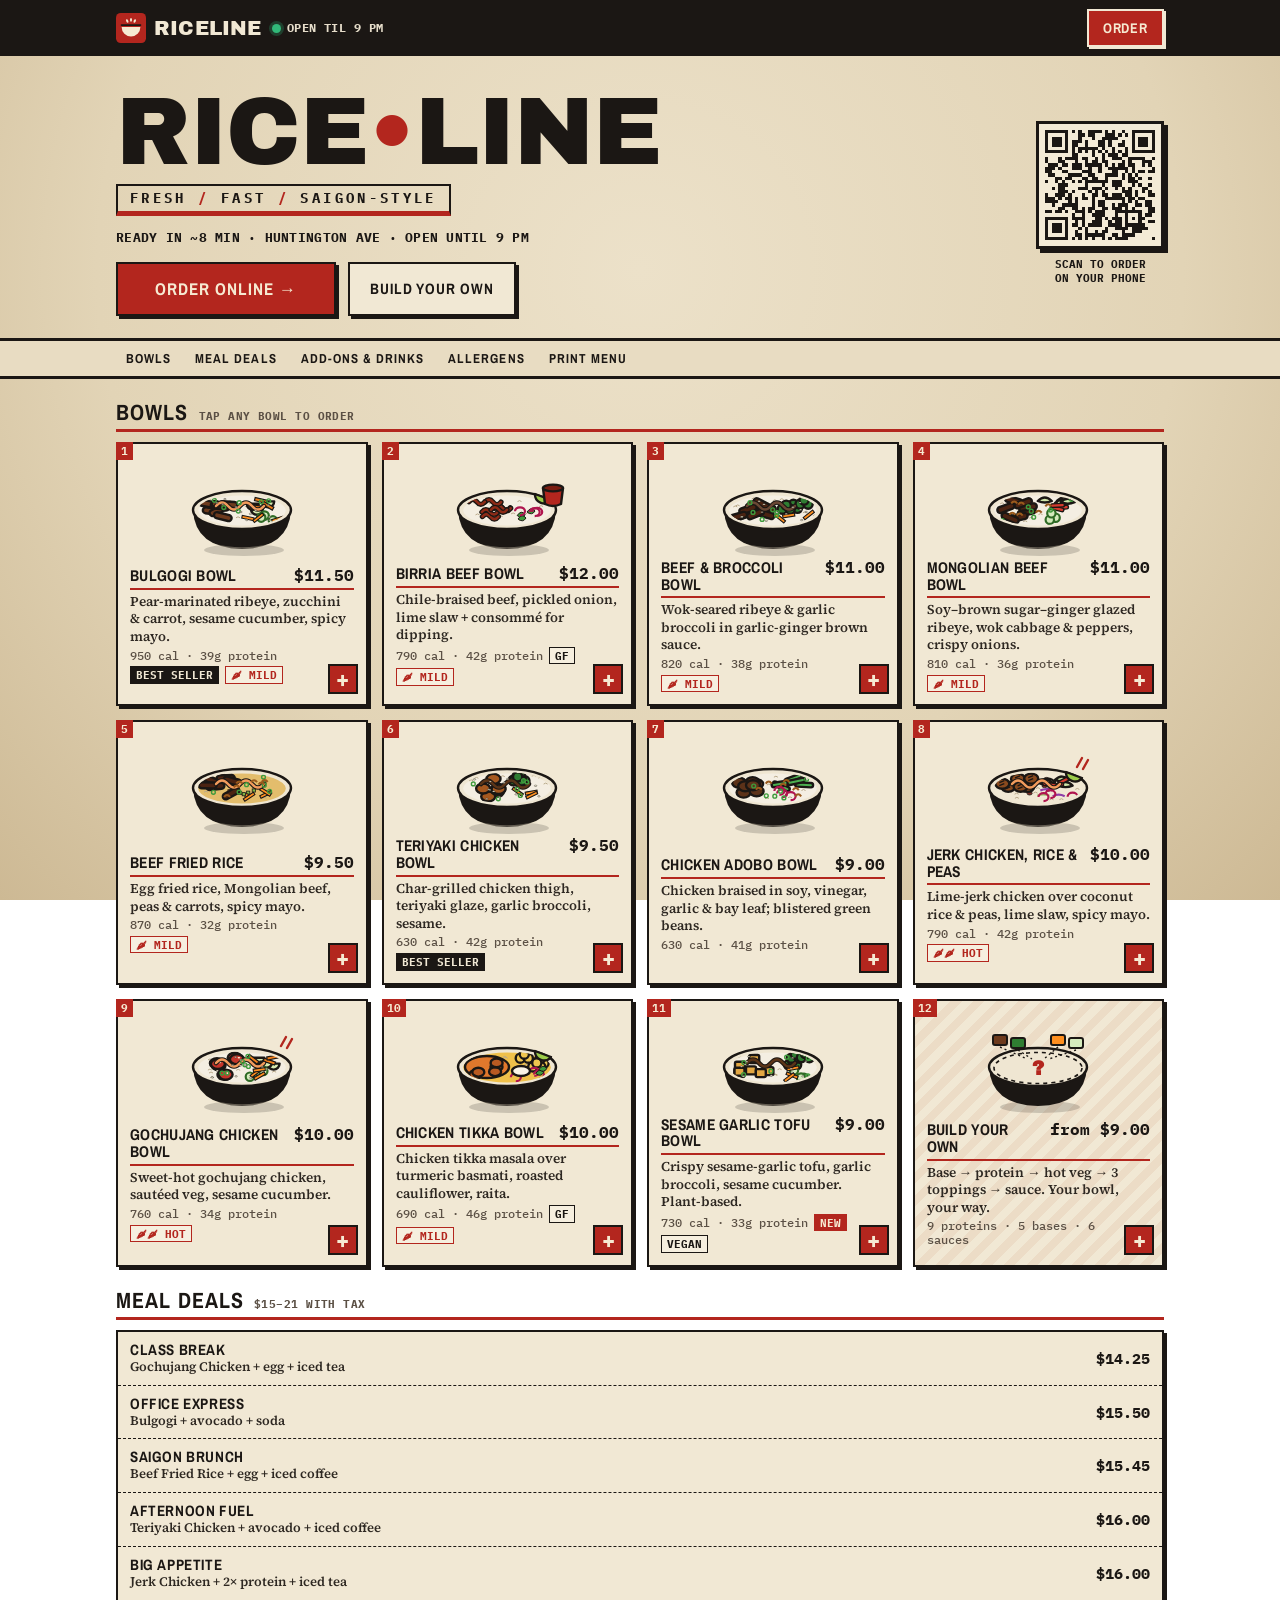
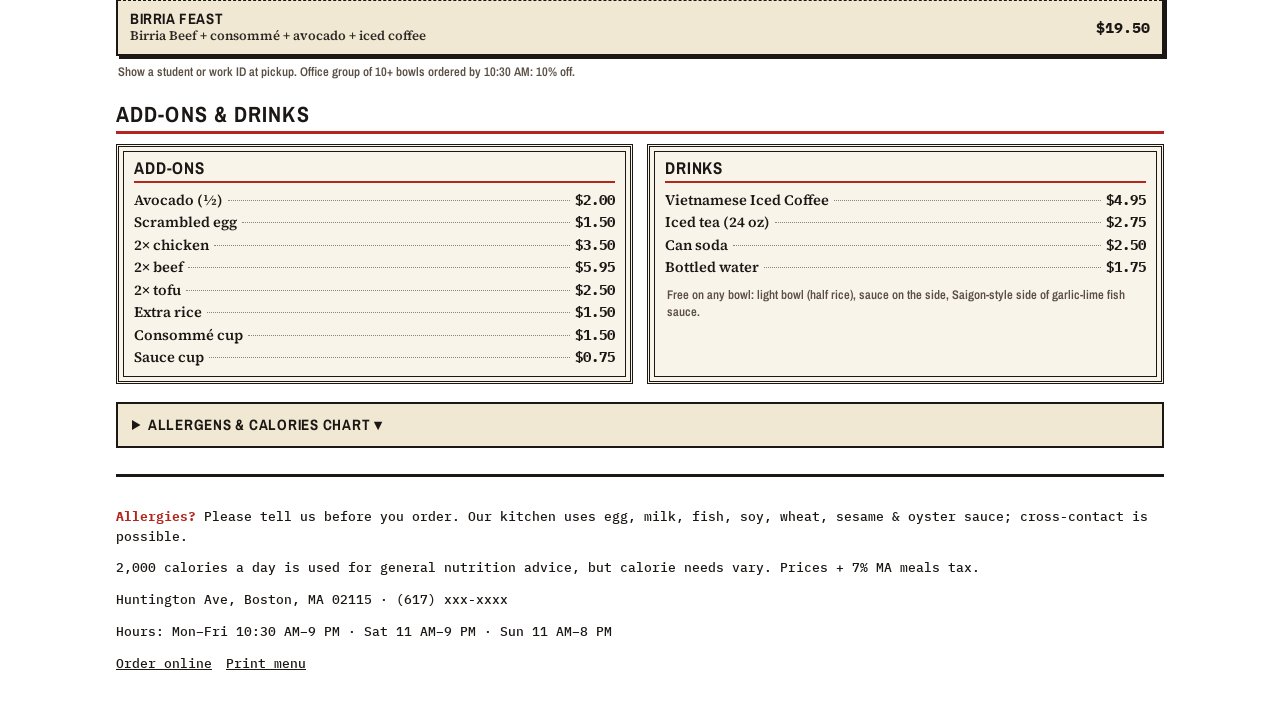
<file: index.html>
<!doctype html><html lang="en"><head><meta charset="utf-8"><meta name="viewport" content="width=device-width, initial-scale=1, viewport-fit=cover">
<title>Riceline — Rice Bowls in Boston | Menu &amp; Order Online</title>
<meta name="description" content="Riceline: Saigon-style rice bowls in Boston. 11 signature bowls from $9, build-your-own, meal deals $15–21 with tax. Ready in about 8 minutes — order online for pickup.">
<meta name="theme-color" content="#1b1714"><link rel="canonical" href="./">
<meta property="og:type" content="website"><meta property="og:title" content="Riceline — Rice bowls, ready in minutes"><meta property="og:description" content="Signature bowls, build-your-own, Meal Deals and Vietnamese iced coffee. Order ahead for pickup in Boston."><meta property="og:image" content="assets/img/og-image.jpg"><meta name="twitter:card" content="summary_large_image">
<link rel="icon" href="assets/icons/favicon.svg" type="image/svg+xml"><link rel="apple-touch-icon" href="assets/icons/apple-touch-icon.png"><link rel="manifest" href="manifest.webmanifest">
<link rel="prefetch" href="order.html">
<script type="application/ld+json">{"@context": "https://schema.org", "@type": "Restaurant", "name": "Riceline", "servesCuisine": ["Vietnamese", "Asian", "Rice bowls"], "priceRange": "$", "address": {"@type": "PostalAddress", "streetAddress": "Huntington Ave", "addressLocality": "Boston", "addressRegion": "MA", "postalCode": "02115", "addressCountry": "US"}, "acceptsReservations": false, "openingHoursSpecification": [{"@type": "OpeningHoursSpecification", "dayOfWeek": ["Monday", "Tuesday", "Wednesday", "Thursday", "Friday"], "opens": "10:30", "closes": "21:00"}, {"@type": "OpeningHoursSpecification", "dayOfWeek": "Saturday", "opens": "11:00", "closes": "21:00"}, {"@type": "OpeningHoursSpecification", "dayOfWeek": "Sunday", "opens": "11:00", "closes": "20:00"}], "hasMenu": {"@type": "Menu", "name": "Riceline Menu", "hasMenuSection": [{"@type": "MenuSection", "name": "Signature Bowls", "hasMenuItem": [{"@type": "MenuItem", "name": "Bulgogi Bowl", "description": "Pear-marinated ribeye seared with caramelized edges, sautéed zucchini & carrot, sesame cucumber, pickled carrot and spicy mayo.", "offers": {"@type": "Offer", "price": "11.50", "priceCurrency": "USD"}, "nutrition": {"@type": "NutritionInformation", "calories": "950 calories"}}, {"@type": "MenuItem", "name": "Birria Beef Bowl", "description": "Guajillo-braised beef, slow-cooked 4 hours. Cilantro-onion, pickled red onion, lime slaw — plus a cup of rich consommé for dipping.", "offers": {"@type": "Offer", "price": "12.00", "priceCurrency": "USD"}, "nutrition": {"@type": "NutritionInformation", "calories": "790 calories"}}, {"@type": "MenuItem", "name": "Beef & Broccoli Bowl", "description": "Wok-seared ribeye and garlic broccoli in our garlic-ginger brown sauce, with pickled carrot and scallions.", "offers": {"@type": "Offer", "price": "11.00", "priceCurrency": "USD"}, "nutrition": {"@type": "NutritionInformation", "calories": "820 calories"}}, {"@type": "MenuItem", "name": "Mongolian Beef Bowl", "description": "Ribeye glazed in soy, brown sugar & ginger with scallions, wok cabbage & peppers, sesame cucumber and crispy onions.", "offers": {"@type": "Offer", "price": "11.00", "priceCurrency": "USD"}, "nutrition": {"@type": "NutritionInformation", "calories": "810 calories"}}, {"@type": "MenuItem", "name": "Beef Fried Rice", "description": "Wok-fried egg rice with Mongolian beef, peas & carrots, topped with pickled carrot, spicy mayo and crispy onions.", "offers": {"@type": "Offer", "price": "9.50", "priceCurrency": "USD"}, "nutrition": {"@type": "NutritionInformation", "calories": "870 calories"}}, {"@type": "MenuItem", "name": "Teriyaki Chicken Bowl", "description": "Char-grilled chicken thigh glazed in teriyaki with garlic broccoli, pickled carrot, scallions and toasted sesame.", "offers": {"@type": "Offer", "price": "9.50", "priceCurrency": "USD"}, "nutrition": {"@type": "NutritionInformation", "calories": "630 calories"}}, {"@type": "MenuItem", "name": "Chicken Adobo Bowl", "description": "Filipino-style chicken thigh braised in soy, vinegar, garlic & bay leaf, with blistered green beans, pickled red onion and crispy onions.", "offers": {"@type": "Offer", "price": "9.00", "priceCurrency": "USD"}, "nutrition": {"@type": "NutritionInformation", "calories": "630 calories"}}, {"@type": "MenuItem", "name": "Jerk Chicken, Rice & Peas", "description": "Smoky-hot jerk chicken over coconut rice & peas, wok cabbage & peppers, lime slaw, pickled red onion and spicy mayo.", "offers": {"@type": "Offer", "price": "10.00", "priceCurrency": "USD"}, "nutrition": {"@type": "NutritionInformation", "calories": "790 calories"}}, {"@type": "MenuItem", "name": "Gochujang Chicken Bowl", "description": "Grilled chicken in sweet-hot Korean chili glaze with sautéed veg, sesame cucumber, pickled carrot and spicy mayo.", "offers": {"@type": "Offer", "price": "10.00", "priceCurrency": "USD"}, "nutrition": {"@type": "NutritionInformation", "calories": "760 calories"}}, {"@type": "MenuItem", "name": "Chicken Tikka Bowl", "description": "Yogurt-marinated chicken in creamy tikka masala over turmeric basmati, with roasted turmeric cauliflower and cooling cucumber raita.", "offers": {"@type": "Offer", "price": "10.00", "priceCurrency": "USD"}, "nutrition": {"@type": "NutritionInformation", "calories": "690 calories"}}, {"@type": "MenuItem", "name": "Sesame Garlic Tofu Bowl", "description": "Crispy roasted tofu in sesame-garlic glaze with garlic broccoli, sesame cucumber, pickled carrot and teriyaki. 100% plant-based.", "offers": {"@type": "Offer", "price": "9.00", "priceCurrency": "USD"}, "nutrition": {"@type": "NutritionInformation", "calories": "730 calories"}}]}, {"@type": "MenuSection", "name": "Meal Deals", "hasMenuItem": [{"@type": "MenuItem", "name": "Class Break", "offers": {"@type": "Offer", "price": "14.25", "priceCurrency": "USD"}}, {"@type": "MenuItem", "name": "Office Express", "offers": {"@type": "Offer", "price": "15.50", "priceCurrency": "USD"}}, {"@type": "MenuItem", "name": "Saigon Brunch", "offers": {"@type": "Offer", "price": "15.45", "priceCurrency": "USD"}}, {"@type": "MenuItem", "name": "Afternoon Fuel", "offers": {"@type": "Offer", "price": "16.00", "priceCurrency": "USD"}}, {"@type": "MenuItem", "name": "Big Appetite", "offers": {"@type": "Offer", "price": "16.00", "priceCurrency": "USD"}}, {"@type": "MenuItem", "name": "Birria Feast", "offers": {"@type": "Offer", "price": "19.50", "priceCurrency": "USD"}}]}, {"@type": "MenuSection", "name": "Drinks", "hasMenuItem": [{"@type": "MenuItem", "name": "Vietnamese Iced Coffee", "offers": {"@type": "Offer", "price": "4.95", "priceCurrency": "USD"}}, {"@type": "MenuItem", "name": "Iced Tea", "offers": {"@type": "Offer", "price": "2.75", "priceCurrency": "USD"}}, {"@type": "MenuItem", "name": "Can Soda", "offers": {"@type": "Offer", "price": "2.50", "priceCurrency": "USD"}}, {"@type": "MenuItem", "name": "Bottled Water", "offers": {"@type": "Offer", "price": "1.75", "priceCurrency": "USD"}}]}]}}</script>
<style>
@font-face{font-family:'Archivo Narrow';font-weight:700;src:url(assets/fonts/archivo-narrow-latin-700-normal.woff2) format('woff2');font-display:block}@font-face{font-family:'Archivo Narrow';font-weight:600;src:url(assets/fonts/archivo-narrow-latin-600-normal.woff2) format('woff2');font-display:block}@font-face{font-family:'Archivo Black';font-weight:400;src:url(assets/fonts/archivo-black-latin-400-normal.woff2) format('woff2');font-display:block}@font-face{font-family:'Source Serif 4';font-weight:600;src:url(assets/fonts/source-serif-4-latin-600-normal.woff2) format('woff2');font-display:block}@font-face{font-family:'Source Serif 4';font-weight:700;src:url(assets/fonts/source-serif-4-latin-700-normal.woff2) format('woff2');font-display:block}@font-face{font-family:'IBM Plex Mono';font-weight:500;src:url(assets/fonts/ibm-plex-mono-latin-500-normal.woff2) format('woff2');font-display:block}@font-face{font-family:'IBM Plex Mono';font-weight:700;src:url(assets/fonts/ibm-plex-mono-latin-700-normal.woff2) format('woff2');font-display:block}
:root { --ink: #1b1714; --red: #b3261e; --paper: #e8dcc2; --card: #f1e8d4; --muted: #5b5045; }
* { box-sizing: border-box; }
[hidden] { display: none !important; }
html { -webkit-text-size-adjust: 100%; scroll-padding-top: 108px; }
body { margin: 0; color: var(--ink); font: 600 16px/1.4 'Source Serif 4', Georgia, serif;
  background: radial-gradient(ellipse at 50% 30%, #ece1c9 0%, #e2d4b6 60%, #cdb994 100%) fixed; }
body::before { content: ""; position: fixed; inset: 0; background-image: url("data:image/svg+xml;utf8,&lt;svg xmlns=&%23x27;http://www.w3.org/2000/svg&%23x27; width=&%23x27;220&%23x27; height=&%23x27;220&%23x27;&gt;&lt;filter id=&%23x27;n&%23x27;&gt;&lt;feTurbulence type=&%23x27;fractalNoise&%23x27; baseFrequency=&%23x27;.85&%23x27; numOctaves=&%23x27;3&%23x27; stitchTiles=&%23x27;stitch&%23x27;/&gt;&lt;feColorMatrix values=&%23x27;0 0 0 0 .35  0 0 0 0 .27  0 0 0 0 .18  0 0 0 .22 0&%23x27;/&gt;&lt;/filter&gt;&lt;rect width=&%23x27;100%&%23x27; height=&%23x27;100%&%23x27; filter=&%23x27;url(%23n)&%23x27;/&gt;&lt;/svg&gt;"); pointer-events: none; mix-blend-mode: multiply; opacity: .8; z-index: 0; }
a { color: inherit; }
.mono { font-family: 'IBM Plex Mono', ui-monospace, monospace; }
.nar { font-family: 'Archivo Narrow', 'Arial Narrow', sans-serif; }
.wrap { position: relative; z-index: 1; max-width: 1080px; margin: 0 auto; padding: 0 16px; }
:focus-visible { outline: 3px solid #1a73e8; outline-offset: 2px; }
.btn { display: inline-flex; align-items: center; justify-content: center; gap: 8px; min-height: 48px; padding: 0 20px; border: 2.5px solid var(--ink);
  font: 700 15px/1 'Archivo Narrow', sans-serif; letter-spacing: .06em; text-transform: uppercase; text-decoration: none; box-shadow: 3px 3px 0 var(--ink); transition: transform .08s, box-shadow .08s; background: var(--card); }
.btn:active { transform: translate(3px, 3px); box-shadow: 0 0 0 var(--ink); }
.btn.red { background: var(--red); color: #f6ead2; }
/* top bar */
.bar { position: sticky; top: 0; z-index: 20; background: var(--ink); color: #f1e8d4; }
.bar .wrap { height: 56px; display: flex; align-items: center; gap: 10px; }
.bar .logo { display: flex; align-items: center; gap: 8px; text-decoration: none; font: 400 20px/1 'Archivo Black', 'Arial Black', sans-serif; letter-spacing: .01em; }
.bar .logo svg { width: 30px; height: 30px; }
.st { display: inline-flex; align-items: center; gap: 6px; font: 700 12px/1 'IBM Plex Mono', monospace; letter-spacing: .04em; text-transform: uppercase; opacity: .95; }
.st { flex: 0 1 auto; min-width: 0; } .st span { white-space: nowrap; overflow: hidden; text-overflow: ellipsis; min-width: 0; } .bar .logo, .bar .btn { flex: none; }
@media (max-width: 380px) { .bar .logo span { display: none; } }
.st i { flex: none; width: 9px; height: 9px; border-radius: 50%; background: #9a948b; }
.st.on i { background: #33c27f; box-shadow: 0 0 0 3px rgba(51,194,127,.25); } .st.off i { background: #ff6a55; }
.bar .sp { flex: 1; }
.bar .btn { min-height: 38px; padding: 0 14px; font-size: 14px; border-color: #f1e8d4; box-shadow: 2px 2px 0 #f1e8d4; }
/* hero */
.hero { padding: 22px 0 16px; text-align: center; }
.hero h1 { margin: 0; font: 400 clamp(46px, 13vw, 96px)/.88 'Archivo Black', 'Arial Black', sans-serif; letter-spacing: -.01em; }
.hero h1 em { font-style: normal; color: var(--red); }
.ban { display: inline-block; margin-top: 10px; border: 2.5px solid var(--ink); border-bottom: 5px solid var(--red); padding: 4px 12px; font: 700 clamp(11px, 3vw, 14px)/1.2 'IBM Plex Mono', monospace; letter-spacing: .24em; }
.ban i { color: var(--red); font-style: normal; }
.facts { margin: 12px 0 14px; font: 700 13px/1.5 'IBM Plex Mono', monospace; letter-spacing: .02em; text-transform: uppercase; }
.facts span { white-space: nowrap; }
.ctas { display: flex; gap: 12px; justify-content: center; flex-wrap: wrap; }
.ctas .btn.red { min-width: 220px; font-size: 17px; min-height: 54px; }
.qrd { display: none; }
@media (min-width: 900px) { .hero { display: grid; grid-template-columns: 1fr auto; gap: 30px; align-items: center; text-align: left; padding: 34px 0 22px; }
  .ctas { justify-content: flex-start; } .qrd { display: block; text-align: center; font: 700 11px/1.3 'IBM Plex Mono', monospace; }
  .qrd svg { width: 128px; height: 128px; display: block; padding: 6px; background: #f3ead6; border: 3px solid var(--ink); box-shadow: 4px 4px 0 var(--ink); margin-bottom: 8px; } }
/* jump nav */
.jump { position: sticky; top: 56px; z-index: 15; background: var(--paper); border-top: 3px solid var(--ink); border-bottom: 3px solid var(--ink); }
.jump .wrap { display: flex; gap: 4px; overflow-x: auto; scrollbar-width: none; }
.jump a { flex: none; padding: 11px 10px; font: 700 13px/1 'Archivo Narrow', sans-serif; letter-spacing: .08em; text-transform: uppercase; text-decoration: none; }
.jump a:hover { color: var(--red); }
h2.sec { margin: 22px 0 10px; font: 700 22px/1 'Archivo Narrow', sans-serif; letter-spacing: .05em; display: flex; align-items: baseline; gap: 10px; border-bottom: 3px solid var(--red); padding-bottom: 6px; }
h2.sec small { font: 700 11px 'IBM Plex Mono', monospace; letter-spacing: .04em; color: var(--muted); text-transform: uppercase; }
/* bowl cards — compact rows on phones, poster grid on desktop */
.grid { display: grid; gap: 10px; }
.card { position: relative; display: grid; grid-template-columns: 86px 1fr; gap: 4px 10px; align-items: center; padding: 10px 44px 10px 8px; text-decoration: none;
  background: var(--card); border: 2.5px solid var(--ink); box-shadow: 3px 3px 0 var(--ink); transition: transform .08s, box-shadow .08s; }
.card:hover { transform: translate(-1px, -1px); box-shadow: 5px 5px 0 var(--ink); }
.card:active { transform: translate(3px, 3px); box-shadow: 0 0 0 var(--ink); }
.num { position: absolute; top: -2px; left: -2px; background: var(--red); color: #f6ead2; font: 700 11px/1 'IBM Plex Mono', monospace; padding: 4px 5px 3px; }
.ic svg { width: 86px; height: auto; display: block; }
.bd { display: flex; flex-direction: column; gap: 3px; min-width: 0; }
.top { display: flex; align-items: baseline; gap: 8px; border-bottom: 2px solid var(--red); padding-bottom: 3px; }
.nm { font: 700 15.5px/1.08 'Archivo Narrow', sans-serif; letter-spacing: .02em; flex: 1; }
.pr { font: 700 15.5px/1 'IBM Plex Mono', monospace; white-space: nowrap; }
.ds { font: 600 13.5px/1.3 'Source Serif 4', Georgia, serif; color: #2e2822; }
.mt { display: flex; flex-wrap: wrap; gap: 4px 6px; align-items: center; }
.cal { font: 500 11.5px/1.2 'IBM Plex Mono', monospace; color: var(--muted); }
.chip { font: 700 10.5px/1 'IBM Plex Mono', monospace; border: 1.5px solid var(--ink); padding: 3px 5px 2px; text-transform: uppercase; background: #f6efdf; }
.chip.hot { background: var(--ink); color: #f1e8d4; } .chip.new { background: var(--red); color: #f6ead2; border-color: var(--red); } .chip.sp { color: var(--red); border-color: var(--red); }
.go { position: absolute; right: 8px; top: 50%; transform: translateY(-50%); width: 30px; height: 30px; display: grid; place-items: center; background: var(--red); color: #f6ead2;
  font: 700 22px/1 'IBM Plex Mono', monospace; border: 2px solid var(--ink); }
.card.byo { background: repeating-linear-gradient(-45deg, var(--card) 0 8px, #ecdcc6 8px 16px); }
@media (min-width: 700px) { .grid { grid-template-columns: 1fr 1fr; } }
@media (min-width: 1000px) {
  .grid { grid-template-columns: repeat(4, 1fr); gap: 14px; }
  .card { grid-template-columns: 1fr; padding: 30px 12px 12px; align-items: start; }
  .ic svg { width: 120px; margin: 0 auto; }
  .go { top: auto; bottom: 10px; transform: none; }
  .mt { padding-right: 30px; } }
/* deals + boxes */
.deals { list-style: none; margin: 0; padding: 0; border: 2.5px solid var(--ink); background: var(--card); box-shadow: 3px 3px 0 var(--ink); }
.deals li + li { border-top: 1.5px dashed var(--ink); }
.deals a { display: grid; grid-template-columns: 1fr auto; gap: 0 10px; padding: 9px 12px; text-decoration: none; }
.deals a:hover { background: #ecdcc6; }
.dn { font: 700 15px/1.2 'Archivo Narrow', sans-serif; letter-spacing: .04em; text-transform: uppercase; }
.dd { grid-column: 1; font: 600 13px/1.3 'Source Serif 4', Georgia, serif; color: #2e2822; }
.dp { grid-row: 1 / 3; grid-column: 2; align-self: center; font: 700 15px 'IBM Plex Mono', monospace; }
.note { font: 600 12.5px/1.35 'Archivo Narrow', sans-serif; margin: 8px 2px 0; color: var(--muted); }
.boxes { display: grid; gap: 14px; }
@media (min-width: 700px) { .boxes { grid-template-columns: 1fr 1fr; } }
.box { border: 3px double var(--ink); outline: 1.5px solid var(--ink); outline-offset: -8px; padding: 12px 15px; background: rgba(243,234,214,.5); }
.box h3 { margin: 0 0 6px; font: 700 17px/1 'Archivo Narrow', sans-serif; letter-spacing: .05em; border-bottom: 2.5px solid var(--red); padding-bottom: 5px; }
.box ul { list-style: none; margin: 0; padding: 0; }
.box li { display: flex; align-items: baseline; gap: 5px; font: 600 14.5px/1.55 'Source Serif 4', Georgia, serif; }
.box li i { flex: 1; border-bottom: 1.5px dotted rgba(27,23,20,.5); transform: translateY(-4px); }
.box li b { font: 700 14px 'IBM Plex Mono', monospace; }
details.al { margin-top: 18px; border: 2.5px solid var(--ink); background: var(--card); }
details.al summary { cursor: pointer; padding: 12px 14px; font: 700 15px/1.2 'Archivo Narrow', sans-serif; letter-spacing: .05em; text-transform: uppercase; }
.tw { overflow-x: auto; padding: 0 10px 10px; }
table { border-collapse: collapse; width: 100%; font: 600 12.5px/1.2 'Source Serif 4', Georgia, serif; }
th, td { border-bottom: 1px solid rgba(27,23,20,.25); padding: 6px 5px; text-align: center; }
thead th { font: 700 10.5px 'IBM Plex Mono', monospace; text-transform: uppercase; vertical-align: bottom; }
tbody th { text-align: left; white-space: nowrap; } td { color: var(--red); font-size: 14px; } td:last-child { color: var(--ink); font: 500 12px 'IBM Plex Mono', monospace; }
/* footer */
.foot { margin: 26px 0 0; padding: 18px 0 110px; border-top: 3px solid var(--ink); font: 500 12.5px/1.55 'IBM Plex Mono', monospace; }
.foot b { color: var(--red); }
.foot .links a { margin-right: 14px; }
.foot .hrs { white-space: pre-line; }
@media (min-width: 900px) { .foot { padding-bottom: 30px; } }
.fab { position: fixed; left: 12px; right: 12px; bottom: calc(12px + env(safe-area-inset-bottom)); z-index: 30; }
.fab .btn { width: 100%; min-height: 56px; font-size: 17px; justify-content: space-between; padding: 0 20px; }
@media (min-width: 900px) { .fab { display: none; } }
@media (prefers-reduced-motion: reduce) { * { transition: none !important; } }
</style></head><body>
<header class="bar"><div class="wrap"><a class="logo" href="./" aria-label="Riceline home"><svg viewBox="0 0 64 64" aria-hidden="true"><rect width="64" height="64" rx="10" fill="#b3261e"/><path d="M12 30h40a20 20 0 0 1-40 0z" fill="#f6ead2"/><rect x="10" y="24" width="44" height="3.5" rx="1.75" fill="#1b1714"/><ellipse cx="24" cy="17" rx="2.2" ry="4" transform="rotate(-25 24 17)" fill="#f6ead2"/><ellipse cx="32" cy="14.5" rx="2.2" ry="4" fill="#f6ead2"/><ellipse cx="40" cy="17" rx="2.2" ry="4" transform="rotate(25 40 17)" fill="#f6ead2"/></svg><span>RICELINE</span></a>
<span class="st" id="st" hidden><i></i><span></span></span><span class="sp"></span><a class="btn red" href="order.html">Order</a></div></header>
<div class="wrap">
<section class="hero"><div>
<h1>RICE<em>•</em>LINE</h1>
<div class="ban">FRESH <i>/</i> FAST <i>/</i> SAIGON-STYLE</div>
<p class="facts"><span>Ready in ~8 min</span> · <span id="addr">Boston</span> · <span id="hrs">Dine-in &amp; to go</span></p>
<div class="ctas"><a class="btn red" href="order.html">Order online →</a><a class="btn" href="order.html#byo">Build your own</a></div></div>
<div class="qrd"><svg viewBox="0 0 33 33" shape-rendering="crispEdges" fill="#1b1714" aria-label="QR code to order online"><rect x="0" y="0" width="1.02" height="1.02"/><rect x="1" y="0" width="1.02" height="1.02"/><rect x="2" y="0" width="1.02" height="1.02"/><rect x="3" y="0" width="1.02" height="1.02"/><rect x="4" y="0" width="1.02" height="1.02"/><rect x="5" y="0" width="1.02" height="1.02"/><rect x="6" y="0" width="1.02" height="1.02"/><rect x="8" y="0" width="1.02" height="1.02"/><rect x="10" y="0" width="1.02" height="1.02"/><rect x="13" y="0" width="1.02" height="1.02"/><rect x="14" y="0" width="1.02" height="1.02"/><rect x="15" y="0" width="1.02" height="1.02"/><rect x="16" y="0" width="1.02" height="1.02"/><rect x="18" y="0" width="1.02" height="1.02"/><rect x="20" y="0" width="1.02" height="1.02"/><rect x="23" y="0" width="1.02" height="1.02"/><rect x="26" y="0" width="1.02" height="1.02"/><rect x="27" y="0" width="1.02" height="1.02"/><rect x="28" y="0" width="1.02" height="1.02"/><rect x="29" y="0" width="1.02" height="1.02"/><rect x="30" y="0" width="1.02" height="1.02"/><rect x="31" y="0" width="1.02" height="1.02"/><rect x="32" y="0" width="1.02" height="1.02"/><rect x="0" y="1" width="1.02" height="1.02"/><rect x="6" y="1" width="1.02" height="1.02"/><rect x="10" y="1" width="1.02" height="1.02"/><rect x="11" y="1" width="1.02" height="1.02"/><rect x="13" y="1" width="1.02" height="1.02"/><rect x="14" y="1" width="1.02" height="1.02"/><rect x="18" y="1" width="1.02" height="1.02"/><rect x="19" y="1" width="1.02" height="1.02"/><rect x="20" y="1" width="1.02" height="1.02"/><rect x="22" y="1" width="1.02" height="1.02"/><rect x="24" y="1" width="1.02" height="1.02"/><rect x="26" y="1" width="1.02" height="1.02"/><rect x="32" y="1" width="1.02" height="1.02"/><rect x="0" y="2" width="1.02" height="1.02"/><rect x="2" y="2" width="1.02" height="1.02"/><rect x="3" y="2" width="1.02" height="1.02"/><rect x="4" y="2" width="1.02" height="1.02"/><rect x="6" y="2" width="1.02" height="1.02"/><rect x="10" y="2" width="1.02" height="1.02"/><rect x="14" y="2" width="1.02" height="1.02"/><rect x="17" y="2" width="1.02" height="1.02"/><rect x="18" y="2" width="1.02" height="1.02"/><rect x="19" y="2" width="1.02" height="1.02"/><rect x="20" y="2" width="1.02" height="1.02"/><rect x="21" y="2" width="1.02" height="1.02"/><rect x="26" y="2" width="1.02" height="1.02"/><rect x="28" y="2" width="1.02" height="1.02"/><rect x="29" y="2" width="1.02" height="1.02"/><rect x="30" y="2" width="1.02" height="1.02"/><rect x="32" y="2" width="1.02" height="1.02"/><rect x="0" y="3" width="1.02" height="1.02"/><rect x="2" y="3" width="1.02" height="1.02"/><rect x="3" y="3" width="1.02" height="1.02"/><rect x="4" y="3" width="1.02" height="1.02"/><rect x="6" y="3" width="1.02" height="1.02"/><rect x="8" y="3" width="1.02" height="1.02"/><rect x="9" y="3" width="1.02" height="1.02"/><rect x="10" y="3" width="1.02" height="1.02"/><rect x="12" y="3" width="1.02" height="1.02"/><rect x="16" y="3" width="1.02" height="1.02"/><rect x="17" y="3" width="1.02" height="1.02"/><rect x="19" y="3" width="1.02" height="1.02"/><rect x="23" y="3" width="1.02" height="1.02"/><rect x="26" y="3" width="1.02" height="1.02"/><rect x="28" y="3" width="1.02" height="1.02"/><rect x="29" y="3" width="1.02" height="1.02"/><rect x="30" y="3" width="1.02" height="1.02"/><rect x="32" y="3" width="1.02" height="1.02"/><rect x="0" y="4" width="1.02" height="1.02"/><rect x="2" y="4" width="1.02" height="1.02"/><rect x="3" y="4" width="1.02" height="1.02"/><rect x="4" y="4" width="1.02" height="1.02"/><rect x="6" y="4" width="1.02" height="1.02"/><rect x="8" y="4" width="1.02" height="1.02"/><rect x="9" y="4" width="1.02" height="1.02"/><rect x="12" y="4" width="1.02" height="1.02"/><rect x="16" y="4" width="1.02" height="1.02"/><rect x="17" y="4" width="1.02" height="1.02"/><rect x="19" y="4" width="1.02" height="1.02"/><rect x="22" y="4" width="1.02" height="1.02"/><rect x="23" y="4" width="1.02" height="1.02"/><rect x="26" y="4" width="1.02" height="1.02"/><rect x="28" y="4" width="1.02" height="1.02"/><rect x="29" y="4" width="1.02" height="1.02"/><rect x="30" y="4" width="1.02" height="1.02"/><rect x="32" y="4" width="1.02" height="1.02"/><rect x="0" y="5" width="1.02" height="1.02"/><rect x="6" y="5" width="1.02" height="1.02"/><rect x="8" y="5" width="1.02" height="1.02"/><rect x="10" y="5" width="1.02" height="1.02"/><rect x="11" y="5" width="1.02" height="1.02"/><rect x="12" y="5" width="1.02" height="1.02"/><rect x="13" y="5" width="1.02" height="1.02"/><rect x="14" y="5" width="1.02" height="1.02"/><rect x="15" y="5" width="1.02" height="1.02"/><rect x="17" y="5" width="1.02" height="1.02"/><rect x="20" y="5" width="1.02" height="1.02"/><rect x="24" y="5" width="1.02" height="1.02"/><rect x="26" y="5" width="1.02" height="1.02"/><rect x="32" y="5" width="1.02" height="1.02"/><rect x="0" y="6" width="1.02" height="1.02"/><rect x="1" y="6" width="1.02" height="1.02"/><rect x="2" y="6" width="1.02" height="1.02"/><rect x="3" y="6" width="1.02" height="1.02"/><rect x="4" y="6" width="1.02" height="1.02"/><rect x="5" y="6" width="1.02" height="1.02"/><rect x="6" y="6" width="1.02" height="1.02"/><rect x="8" y="6" width="1.02" height="1.02"/><rect x="10" y="6" width="1.02" height="1.02"/><rect x="12" y="6" width="1.02" height="1.02"/><rect x="14" y="6" width="1.02" height="1.02"/><rect x="16" y="6" width="1.02" height="1.02"/><rect x="18" y="6" width="1.02" height="1.02"/><rect x="20" y="6" width="1.02" height="1.02"/><rect x="22" y="6" width="1.02" height="1.02"/><rect x="24" y="6" width="1.02" height="1.02"/><rect x="26" y="6" width="1.02" height="1.02"/><rect x="27" y="6" width="1.02" height="1.02"/><rect x="28" y="6" width="1.02" height="1.02"/><rect x="29" y="6" width="1.02" height="1.02"/><rect x="30" y="6" width="1.02" height="1.02"/><rect x="31" y="6" width="1.02" height="1.02"/><rect x="32" y="6" width="1.02" height="1.02"/><rect x="8" y="7" width="1.02" height="1.02"/><rect x="9" y="7" width="1.02" height="1.02"/><rect x="14" y="7" width="1.02" height="1.02"/><rect x="17" y="7" width="1.02" height="1.02"/><rect x="19" y="7" width="1.02" height="1.02"/><rect x="20" y="7" width="1.02" height="1.02"/><rect x="21" y="7" width="1.02" height="1.02"/><rect x="23" y="7" width="1.02" height="1.02"/><rect x="24" y="7" width="1.02" height="1.02"/><rect x="0" y="8" width="1.02" height="1.02"/><rect x="4" y="8" width="1.02" height="1.02"/><rect x="6" y="8" width="1.02" height="1.02"/><rect x="7" y="8" width="1.02" height="1.02"/><rect x="8" y="8" width="1.02" height="1.02"/><rect x="9" y="8" width="1.02" height="1.02"/><rect x="11" y="8" width="1.02" height="1.02"/><rect x="12" y="8" width="1.02" height="1.02"/><rect x="15" y="8" width="1.02" height="1.02"/><rect x="17" y="8" width="1.02" height="1.02"/><rect x="20" y="8" width="1.02" height="1.02"/><rect x="21" y="8" width="1.02" height="1.02"/><rect x="22" y="8" width="1.02" height="1.02"/><rect x="25" y="8" width="1.02" height="1.02"/><rect x="26" y="8" width="1.02" height="1.02"/><rect x="27" y="8" width="1.02" height="1.02"/><rect x="28" y="8" width="1.02" height="1.02"/><rect x="29" y="8" width="1.02" height="1.02"/><rect x="32" y="8" width="1.02" height="1.02"/><rect x="0" y="9" width="1.02" height="1.02"/><rect x="4" y="9" width="1.02" height="1.02"/><rect x="5" y="9" width="1.02" height="1.02"/><rect x="9" y="9" width="1.02" height="1.02"/><rect x="12" y="9" width="1.02" height="1.02"/><rect x="14" y="9" width="1.02" height="1.02"/><rect x="15" y="9" width="1.02" height="1.02"/><rect x="17" y="9" width="1.02" height="1.02"/><rect x="18" y="9" width="1.02" height="1.02"/><rect x="23" y="9" width="1.02" height="1.02"/><rect x="25" y="9" width="1.02" height="1.02"/><rect x="29" y="9" width="1.02" height="1.02"/><rect x="30" y="9" width="1.02" height="1.02"/><rect x="31" y="9" width="1.02" height="1.02"/><rect x="1" y="10" width="1.02" height="1.02"/><rect x="2" y="10" width="1.02" height="1.02"/><rect x="3" y="10" width="1.02" height="1.02"/><rect x="5" y="10" width="1.02" height="1.02"/><rect x="6" y="10" width="1.02" height="1.02"/><rect x="8" y="10" width="1.02" height="1.02"/><rect x="9" y="10" width="1.02" height="1.02"/><rect x="10" y="10" width="1.02" height="1.02"/><rect x="12" y="10" width="1.02" height="1.02"/><rect x="13" y="10" width="1.02" height="1.02"/><rect x="14" y="10" width="1.02" height="1.02"/><rect x="15" y="10" width="1.02" height="1.02"/><rect x="16" y="10" width="1.02" height="1.02"/><rect x="18" y="10" width="1.02" height="1.02"/><rect x="20" y="10" width="1.02" height="1.02"/><rect x="22" y="10" width="1.02" height="1.02"/><rect x="23" y="10" width="1.02" height="1.02"/><rect x="25" y="10" width="1.02" height="1.02"/><rect x="26" y="10" width="1.02" height="1.02"/><rect x="29" y="10" width="1.02" height="1.02"/><rect x="31" y="10" width="1.02" height="1.02"/><rect x="0" y="11" width="1.02" height="1.02"/><rect x="1" y="11" width="1.02" height="1.02"/><rect x="2" y="11" width="1.02" height="1.02"/><rect x="4" y="11" width="1.02" height="1.02"/><rect x="8" y="11" width="1.02" height="1.02"/><rect x="9" y="11" width="1.02" height="1.02"/><rect x="10" y="11" width="1.02" height="1.02"/><rect x="13" y="11" width="1.02" height="1.02"/><rect x="16" y="11" width="1.02" height="1.02"/><rect x="19" y="11" width="1.02" height="1.02"/><rect x="20" y="11" width="1.02" height="1.02"/><rect x="21" y="11" width="1.02" height="1.02"/><rect x="22" y="11" width="1.02" height="1.02"/><rect x="23" y="11" width="1.02" height="1.02"/><rect x="24" y="11" width="1.02" height="1.02"/><rect x="26" y="11" width="1.02" height="1.02"/><rect x="32" y="11" width="1.02" height="1.02"/><rect x="0" y="12" width="1.02" height="1.02"/><rect x="1" y="12" width="1.02" height="1.02"/><rect x="5" y="12" width="1.02" height="1.02"/><rect x="6" y="12" width="1.02" height="1.02"/><rect x="11" y="12" width="1.02" height="1.02"/><rect x="12" y="12" width="1.02" height="1.02"/><rect x="13" y="12" width="1.02" height="1.02"/><rect x="16" y="12" width="1.02" height="1.02"/><rect x="20" y="12" width="1.02" height="1.02"/><rect x="21" y="12" width="1.02" height="1.02"/><rect x="24" y="12" width="1.02" height="1.02"/><rect x="26" y="12" width="1.02" height="1.02"/><rect x="28" y="12" width="1.02" height="1.02"/><rect x="29" y="12" width="1.02" height="1.02"/><rect x="31" y="12" width="1.02" height="1.02"/><rect x="32" y="12" width="1.02" height="1.02"/><rect x="1" y="13" width="1.02" height="1.02"/><rect x="2" y="13" width="1.02" height="1.02"/><rect x="7" y="13" width="1.02" height="1.02"/><rect x="8" y="13" width="1.02" height="1.02"/><rect x="9" y="13" width="1.02" height="1.02"/><rect x="10" y="13" width="1.02" height="1.02"/><rect x="13" y="13" width="1.02" height="1.02"/><rect x="14" y="13" width="1.02" height="1.02"/><rect x="18" y="13" width="1.02" height="1.02"/><rect x="19" y="13" width="1.02" height="1.02"/><rect x="20" y="13" width="1.02" height="1.02"/><rect x="21" y="13" width="1.02" height="1.02"/><rect x="23" y="13" width="1.02" height="1.02"/><rect x="25" y="13" width="1.02" height="1.02"/><rect x="27" y="13" width="1.02" height="1.02"/><rect x="3" y="14" width="1.02" height="1.02"/><rect x="4" y="14" width="1.02" height="1.02"/><rect x="6" y="14" width="1.02" height="1.02"/><rect x="7" y="14" width="1.02" height="1.02"/><rect x="11" y="14" width="1.02" height="1.02"/><rect x="12" y="14" width="1.02" height="1.02"/><rect x="14" y="14" width="1.02" height="1.02"/><rect x="15" y="14" width="1.02" height="1.02"/><rect x="18" y="14" width="1.02" height="1.02"/><rect x="23" y="14" width="1.02" height="1.02"/><rect x="25" y="14" width="1.02" height="1.02"/><rect x="26" y="14" width="1.02" height="1.02"/><rect x="28" y="14" width="1.02" height="1.02"/><rect x="31" y="14" width="1.02" height="1.02"/><rect x="0" y="15" width="1.02" height="1.02"/><rect x="3" y="15" width="1.02" height="1.02"/><rect x="5" y="15" width="1.02" height="1.02"/><rect x="8" y="15" width="1.02" height="1.02"/><rect x="10" y="15" width="1.02" height="1.02"/><rect x="12" y="15" width="1.02" height="1.02"/><rect x="13" y="15" width="1.02" height="1.02"/><rect x="14" y="15" width="1.02" height="1.02"/><rect x="15" y="15" width="1.02" height="1.02"/><rect x="16" y="15" width="1.02" height="1.02"/><rect x="17" y="15" width="1.02" height="1.02"/><rect x="18" y="15" width="1.02" height="1.02"/><rect x="20" y="15" width="1.02" height="1.02"/><rect x="21" y="15" width="1.02" height="1.02"/><rect x="22" y="15" width="1.02" height="1.02"/><rect x="25" y="15" width="1.02" height="1.02"/><rect x="26" y="15" width="1.02" height="1.02"/><rect x="27" y="15" width="1.02" height="1.02"/><rect x="4" y="16" width="1.02" height="1.02"/><rect x="5" y="16" width="1.02" height="1.02"/><rect x="6" y="16" width="1.02" height="1.02"/><rect x="12" y="16" width="1.02" height="1.02"/><rect x="17" y="16" width="1.02" height="1.02"/><rect x="20" y="16" width="1.02" height="1.02"/><rect x="21" y="16" width="1.02" height="1.02"/><rect x="22" y="16" width="1.02" height="1.02"/><rect x="26" y="16" width="1.02" height="1.02"/><rect x="28" y="16" width="1.02" height="1.02"/><rect x="31" y="16" width="1.02" height="1.02"/><rect x="2" y="17" width="1.02" height="1.02"/><rect x="4" y="17" width="1.02" height="1.02"/><rect x="5" y="17" width="1.02" height="1.02"/><rect x="10" y="17" width="1.02" height="1.02"/><rect x="11" y="17" width="1.02" height="1.02"/><rect x="12" y="17" width="1.02" height="1.02"/><rect x="14" y="17" width="1.02" height="1.02"/><rect x="15" y="17" width="1.02" height="1.02"/><rect x="16" y="17" width="1.02" height="1.02"/><rect x="18" y="17" width="1.02" height="1.02"/><rect x="21" y="17" width="1.02" height="1.02"/><rect x="23" y="17" width="1.02" height="1.02"/><rect x="25" y="17" width="1.02" height="1.02"/><rect x="29" y="17" width="1.02" height="1.02"/><rect x="30" y="17" width="1.02" height="1.02"/><rect x="4" y="18" width="1.02" height="1.02"/><rect x="5" y="18" width="1.02" height="1.02"/><rect x="6" y="18" width="1.02" height="1.02"/><rect x="8" y="18" width="1.02" height="1.02"/><rect x="13" y="18" width="1.02" height="1.02"/><rect x="15" y="18" width="1.02" height="1.02"/><rect x="17" y="18" width="1.02" height="1.02"/><rect x="23" y="18" width="1.02" height="1.02"/><rect x="24" y="18" width="1.02" height="1.02"/><rect x="25" y="18" width="1.02" height="1.02"/><rect x="27" y="18" width="1.02" height="1.02"/><rect x="29" y="18" width="1.02" height="1.02"/><rect x="31" y="18" width="1.02" height="1.02"/><rect x="0" y="19" width="1.02" height="1.02"/><rect x="3" y="19" width="1.02" height="1.02"/><rect x="4" y="19" width="1.02" height="1.02"/><rect x="5" y="19" width="1.02" height="1.02"/><rect x="7" y="19" width="1.02" height="1.02"/><rect x="11" y="19" width="1.02" height="1.02"/><rect x="14" y="19" width="1.02" height="1.02"/><rect x="15" y="19" width="1.02" height="1.02"/><rect x="17" y="19" width="1.02" height="1.02"/><rect x="18" y="19" width="1.02" height="1.02"/><rect x="20" y="19" width="1.02" height="1.02"/><rect x="21" y="19" width="1.02" height="1.02"/><rect x="22" y="19" width="1.02" height="1.02"/><rect x="24" y="19" width="1.02" height="1.02"/><rect x="25" y="19" width="1.02" height="1.02"/><rect x="27" y="19" width="1.02" height="1.02"/><rect x="31" y="19" width="1.02" height="1.02"/><rect x="32" y="19" width="1.02" height="1.02"/><rect x="0" y="20" width="1.02" height="1.02"/><rect x="1" y="20" width="1.02" height="1.02"/><rect x="2" y="20" width="1.02" height="1.02"/><rect x="4" y="20" width="1.02" height="1.02"/><rect x="6" y="20" width="1.02" height="1.02"/><rect x="7" y="20" width="1.02" height="1.02"/><rect x="9" y="20" width="1.02" height="1.02"/><rect x="11" y="20" width="1.02" height="1.02"/><rect x="12" y="20" width="1.02" height="1.02"/><rect x="14" y="20" width="1.02" height="1.02"/><rect x="18" y="20" width="1.02" height="1.02"/><rect x="19" y="20" width="1.02" height="1.02"/><rect x="20" y="20" width="1.02" height="1.02"/><rect x="21" y="20" width="1.02" height="1.02"/><rect x="22" y="20" width="1.02" height="1.02"/><rect x="23" y="20" width="1.02" height="1.02"/><rect x="25" y="20" width="1.02" height="1.02"/><rect x="26" y="20" width="1.02" height="1.02"/><rect x="28" y="20" width="1.02" height="1.02"/><rect x="29" y="20" width="1.02" height="1.02"/><rect x="0" y="21" width="1.02" height="1.02"/><rect x="1" y="21" width="1.02" height="1.02"/><rect x="2" y="21" width="1.02" height="1.02"/><rect x="3" y="21" width="1.02" height="1.02"/><rect x="7" y="21" width="1.02" height="1.02"/><rect x="9" y="21" width="1.02" height="1.02"/><rect x="14" y="21" width="1.02" height="1.02"/><rect x="16" y="21" width="1.02" height="1.02"/><rect x="17" y="21" width="1.02" height="1.02"/><rect x="23" y="21" width="1.02" height="1.02"/><rect x="25" y="21" width="1.02" height="1.02"/><rect x="27" y="21" width="1.02" height="1.02"/><rect x="30" y="21" width="1.02" height="1.02"/><rect x="31" y="21" width="1.02" height="1.02"/><rect x="2" y="22" width="1.02" height="1.02"/><rect x="5" y="22" width="1.02" height="1.02"/><rect x="6" y="22" width="1.02" height="1.02"/><rect x="7" y="22" width="1.02" height="1.02"/><rect x="8" y="22" width="1.02" height="1.02"/><rect x="9" y="22" width="1.02" height="1.02"/><rect x="14" y="22" width="1.02" height="1.02"/><rect x="16" y="22" width="1.02" height="1.02"/><rect x="17" y="22" width="1.02" height="1.02"/><rect x="20" y="22" width="1.02" height="1.02"/><rect x="22" y="22" width="1.02" height="1.02"/><rect x="23" y="22" width="1.02" height="1.02"/><rect x="24" y="22" width="1.02" height="1.02"/><rect x="27" y="22" width="1.02" height="1.02"/><rect x="28" y="22" width="1.02" height="1.02"/><rect x="30" y="22" width="1.02" height="1.02"/><rect x="31" y="22" width="1.02" height="1.02"/><rect x="4" y="23" width="1.02" height="1.02"/><rect x="5" y="23" width="1.02" height="1.02"/><rect x="8" y="23" width="1.02" height="1.02"/><rect x="9" y="23" width="1.02" height="1.02"/><rect x="11" y="23" width="1.02" height="1.02"/><rect x="13" y="23" width="1.02" height="1.02"/><rect x="14" y="23" width="1.02" height="1.02"/><rect x="17" y="23" width="1.02" height="1.02"/><rect x="18" y="23" width="1.02" height="1.02"/><rect x="20" y="23" width="1.02" height="1.02"/><rect x="21" y="23" width="1.02" height="1.02"/><rect x="22" y="23" width="1.02" height="1.02"/><rect x="24" y="23" width="1.02" height="1.02"/><rect x="26" y="23" width="1.02" height="1.02"/><rect x="31" y="23" width="1.02" height="1.02"/><rect x="32" y="23" width="1.02" height="1.02"/><rect x="0" y="24" width="1.02" height="1.02"/><rect x="1" y="24" width="1.02" height="1.02"/><rect x="3" y="24" width="1.02" height="1.02"/><rect x="4" y="24" width="1.02" height="1.02"/><rect x="6" y="24" width="1.02" height="1.02"/><rect x="9" y="24" width="1.02" height="1.02"/><rect x="10" y="24" width="1.02" height="1.02"/><rect x="11" y="24" width="1.02" height="1.02"/><rect x="13" y="24" width="1.02" height="1.02"/><rect x="15" y="24" width="1.02" height="1.02"/><rect x="16" y="24" width="1.02" height="1.02"/><rect x="17" y="24" width="1.02" height="1.02"/><rect x="21" y="24" width="1.02" height="1.02"/><rect x="22" y="24" width="1.02" height="1.02"/><rect x="23" y="24" width="1.02" height="1.02"/><rect x="24" y="24" width="1.02" height="1.02"/><rect x="25" y="24" width="1.02" height="1.02"/><rect x="26" y="24" width="1.02" height="1.02"/><rect x="27" y="24" width="1.02" height="1.02"/><rect x="28" y="24" width="1.02" height="1.02"/><rect x="31" y="24" width="1.02" height="1.02"/><rect x="32" y="24" width="1.02" height="1.02"/><rect x="8" y="25" width="1.02" height="1.02"/><rect x="11" y="25" width="1.02" height="1.02"/><rect x="14" y="25" width="1.02" height="1.02"/><rect x="15" y="25" width="1.02" height="1.02"/><rect x="16" y="25" width="1.02" height="1.02"/><rect x="17" y="25" width="1.02" height="1.02"/><rect x="21" y="25" width="1.02" height="1.02"/><rect x="24" y="25" width="1.02" height="1.02"/><rect x="28" y="25" width="1.02" height="1.02"/><rect x="30" y="25" width="1.02" height="1.02"/><rect x="31" y="25" width="1.02" height="1.02"/><rect x="0" y="26" width="1.02" height="1.02"/><rect x="1" y="26" width="1.02" height="1.02"/><rect x="2" y="26" width="1.02" height="1.02"/><rect x="3" y="26" width="1.02" height="1.02"/><rect x="4" y="26" width="1.02" height="1.02"/><rect x="5" y="26" width="1.02" height="1.02"/><rect x="6" y="26" width="1.02" height="1.02"/><rect x="8" y="26" width="1.02" height="1.02"/><rect x="9" y="26" width="1.02" height="1.02"/><rect x="10" y="26" width="1.02" height="1.02"/><rect x="11" y="26" width="1.02" height="1.02"/><rect x="15" y="26" width="1.02" height="1.02"/><rect x="16" y="26" width="1.02" height="1.02"/><rect x="18" y="26" width="1.02" height="1.02"/><rect x="20" y="26" width="1.02" height="1.02"/><rect x="21" y="26" width="1.02" height="1.02"/><rect x="22" y="26" width="1.02" height="1.02"/><rect x="24" y="26" width="1.02" height="1.02"/><rect x="26" y="26" width="1.02" height="1.02"/><rect x="28" y="26" width="1.02" height="1.02"/><rect x="29" y="26" width="1.02" height="1.02"/><rect x="0" y="27" width="1.02" height="1.02"/><rect x="6" y="27" width="1.02" height="1.02"/><rect x="9" y="27" width="1.02" height="1.02"/><rect x="11" y="27" width="1.02" height="1.02"/><rect x="14" y="27" width="1.02" height="1.02"/><rect x="15" y="27" width="1.02" height="1.02"/><rect x="16" y="27" width="1.02" height="1.02"/><rect x="19" y="27" width="1.02" height="1.02"/><rect x="21" y="27" width="1.02" height="1.02"/><rect x="22" y="27" width="1.02" height="1.02"/><rect x="24" y="27" width="1.02" height="1.02"/><rect x="28" y="27" width="1.02" height="1.02"/><rect x="31" y="27" width="1.02" height="1.02"/><rect x="32" y="27" width="1.02" height="1.02"/><rect x="0" y="28" width="1.02" height="1.02"/><rect x="2" y="28" width="1.02" height="1.02"/><rect x="3" y="28" width="1.02" height="1.02"/><rect x="4" y="28" width="1.02" height="1.02"/><rect x="6" y="28" width="1.02" height="1.02"/><rect x="8" y="28" width="1.02" height="1.02"/><rect x="9" y="28" width="1.02" height="1.02"/><rect x="11" y="28" width="1.02" height="1.02"/><rect x="13" y="28" width="1.02" height="1.02"/><rect x="14" y="28" width="1.02" height="1.02"/><rect x="15" y="28" width="1.02" height="1.02"/><rect x="16" y="28" width="1.02" height="1.02"/><rect x="19" y="28" width="1.02" height="1.02"/><rect x="20" y="28" width="1.02" height="1.02"/><rect x="21" y="28" width="1.02" height="1.02"/><rect x="22" y="28" width="1.02" height="1.02"/><rect x="24" y="28" width="1.02" height="1.02"/><rect x="25" y="28" width="1.02" height="1.02"/><rect x="26" y="28" width="1.02" height="1.02"/><rect x="27" y="28" width="1.02" height="1.02"/><rect x="28" y="28" width="1.02" height="1.02"/><rect x="29" y="28" width="1.02" height="1.02"/><rect x="0" y="29" width="1.02" height="1.02"/><rect x="2" y="29" width="1.02" height="1.02"/><rect x="3" y="29" width="1.02" height="1.02"/><rect x="4" y="29" width="1.02" height="1.02"/><rect x="6" y="29" width="1.02" height="1.02"/><rect x="10" y="29" width="1.02" height="1.02"/><rect x="12" y="29" width="1.02" height="1.02"/><rect x="18" y="29" width="1.02" height="1.02"/><rect x="21" y="29" width="1.02" height="1.02"/><rect x="22" y="29" width="1.02" height="1.02"/><rect x="23" y="29" width="1.02" height="1.02"/><rect x="24" y="29" width="1.02" height="1.02"/><rect x="26" y="29" width="1.02" height="1.02"/><rect x="27" y="29" width="1.02" height="1.02"/><rect x="28" y="29" width="1.02" height="1.02"/><rect x="29" y="29" width="1.02" height="1.02"/><rect x="30" y="29" width="1.02" height="1.02"/><rect x="0" y="30" width="1.02" height="1.02"/><rect x="2" y="30" width="1.02" height="1.02"/><rect x="3" y="30" width="1.02" height="1.02"/><rect x="4" y="30" width="1.02" height="1.02"/><rect x="6" y="30" width="1.02" height="1.02"/><rect x="9" y="30" width="1.02" height="1.02"/><rect x="12" y="30" width="1.02" height="1.02"/><rect x="15" y="30" width="1.02" height="1.02"/><rect x="17" y="30" width="1.02" height="1.02"/><rect x="18" y="30" width="1.02" height="1.02"/><rect x="23" y="30" width="1.02" height="1.02"/><rect x="26" y="30" width="1.02" height="1.02"/><rect x="27" y="30" width="1.02" height="1.02"/><rect x="28" y="30" width="1.02" height="1.02"/><rect x="0" y="31" width="1.02" height="1.02"/><rect x="6" y="31" width="1.02" height="1.02"/><rect x="9" y="31" width="1.02" height="1.02"/><rect x="10" y="31" width="1.02" height="1.02"/><rect x="12" y="31" width="1.02" height="1.02"/><rect x="13" y="31" width="1.02" height="1.02"/><rect x="14" y="31" width="1.02" height="1.02"/><rect x="15" y="31" width="1.02" height="1.02"/><rect x="16" y="31" width="1.02" height="1.02"/><rect x="17" y="31" width="1.02" height="1.02"/><rect x="20" y="31" width="1.02" height="1.02"/><rect x="21" y="31" width="1.02" height="1.02"/><rect x="23" y="31" width="1.02" height="1.02"/><rect x="24" y="31" width="1.02" height="1.02"/><rect x="25" y="31" width="1.02" height="1.02"/><rect x="26" y="31" width="1.02" height="1.02"/><rect x="0" y="32" width="1.02" height="1.02"/><rect x="1" y="32" width="1.02" height="1.02"/><rect x="2" y="32" width="1.02" height="1.02"/><rect x="3" y="32" width="1.02" height="1.02"/><rect x="4" y="32" width="1.02" height="1.02"/><rect x="5" y="32" width="1.02" height="1.02"/><rect x="6" y="32" width="1.02" height="1.02"/><rect x="8" y="32" width="1.02" height="1.02"/><rect x="10" y="32" width="1.02" height="1.02"/><rect x="12" y="32" width="1.02" height="1.02"/><rect x="14" y="32" width="1.02" height="1.02"/><rect x="17" y="32" width="1.02" height="1.02"/><rect x="19" y="32" width="1.02" height="1.02"/><rect x="21" y="32" width="1.02" height="1.02"/><rect x="22" y="32" width="1.02" height="1.02"/><rect x="23" y="32" width="1.02" height="1.02"/><rect x="24" y="32" width="1.02" height="1.02"/><rect x="32" y="32" width="1.02" height="1.02"/></svg>SCAN TO ORDER<br>ON YOUR PHONE</div>
</section>
</div>
<nav class="jump" aria-label="Menu sections"><div class="wrap"><a href="#bowls">Bowls</a><a href="#deals">Meal deals</a><a href="#extras">Add-ons &amp; drinks</a><a href="#allergens">Allergens</a><a href="print-menu.html">Print menu</a></div></nav>
<main class="wrap">
<h2 class="sec" id="bowls">BOWLS <small>Tap any bowl to order</small></h2>
<div class="grid"><a class="card" href="order.html#item=bulgogi-bowl" aria-label="Bulgogi Bowl, $11.50, 950 calories. Order">
<span class="num">1</span><span class="ic"><svg viewBox="0 0 120 82" aria-hidden="true"><ellipse cx="62" cy="76" rx="40" ry="6" fill="#1b1714" opacity=".18"/><path d="M11 36 Q13 74 60 75 Q107 74 109 36 Z" fill="#1b1714"/><path d="M30 70 Q60 78 90 70" stroke="#e8dcc2" stroke-width="1.6" fill="none" opacity=".35"/><ellipse cx="60" cy="36" rx="49" ry="19" fill="#efe6d2" stroke="#1b1714" stroke-width="2.4" stroke-linejoin="round"/><clipPath id="c7"><ellipse cx="60" cy="36" rx="44" ry="15.5"/></clipPath><g clip-path="url(#c7)"><ellipse cx="60" cy="37" rx="44" ry="15.5" fill="#f4eee2"/><path d="M45.9 27.6 q2 -2 4 0" stroke="#b9a98a" stroke-width="1" fill="none"/><path d="M72.1 25.7 q2 -2 4 0" stroke="#b9a98a" stroke-width="1" fill="none"/><path d="M62.9 32.8 q2 -2 4 0" stroke="#b9a98a" stroke-width="1" fill="none"/><path d="M24.6 36.2 q2 -2 4 0" stroke="#b9a98a" stroke-width="1" fill="none"/><path d="M23.0 34.4 q2 -2 4 0" stroke="#b9a98a" stroke-width="1" fill="none"/><path d="M25.6 26.2 q2 -2 4 0" stroke="#b9a98a" stroke-width="1" fill="none"/><path d="M54.0 43.8 q2 -2 4 0" stroke="#b9a98a" stroke-width="1" fill="none"/><path d="M29.9 29.4 q2 -2 4 0" stroke="#b9a98a" stroke-width="1" fill="none"/><path d="M70.2 46.7 q2 -2 4 0" stroke="#b9a98a" stroke-width="1" fill="none"/><path d="M66.2 33.5 q2 -2 4 0" stroke="#b9a98a" stroke-width="1" fill="none"/><path d="M98.1 25.1 q2 -2 4 0" stroke="#b9a98a" stroke-width="1" fill="none"/><path d="M88.7 31.0 q2 -2 4 0" stroke="#b9a98a" stroke-width="1" fill="none"/><path d="M31.5 26.8 q2 -2 4 0" stroke="#b9a98a" stroke-width="1" fill="none"/><path d="M44.7 43.6 q2 -2 4 0" stroke="#b9a98a" stroke-width="1" fill="none"/><rect x="20.8" y="34.1" width="18" height="6" rx="3" fill="#6d3a1d" stroke="#1b1714" stroke-width="2.4" stroke-linejoin="round" transform="rotate(8 29.8 37.1)"/><rect x="26.9" y="33.4" width="18" height="6" rx="3" fill="#6d3a1d" stroke="#1b1714" stroke-width="2.4" stroke-linejoin="round" transform="rotate(-26 35.9 36.4)"/><rect x="16.9" y="26.9" width="18" height="6" rx="3" fill="#6d3a1d" stroke="#1b1714" stroke-width="2.4" stroke-linejoin="round" transform="rotate(11 25.9 29.9)"/><rect x="28.7" y="29.0" width="18" height="6" rx="3" fill="#6d3a1d" stroke="#1b1714" stroke-width="2.4" stroke-linejoin="round" transform="rotate(5 37.7 32.0)"/><rect x="29.5" y="28.7" width="18" height="6" rx="3" fill="#6d3a1d" stroke="#1b1714" stroke-width="2.4" stroke-linejoin="round" transform="rotate(18 38.5 31.7)"/><rect x="37.4" y="27.6" width="18" height="6" rx="3" fill="#6d3a1d" stroke="#1b1714" stroke-width="2.4" stroke-linejoin="round" transform="rotate(4 46.4 30.6)"/><rect x="31.8" y="39.6" width="18" height="6" rx="3" fill="#6d3a1d" stroke="#1b1714" stroke-width="2.4" stroke-linejoin="round" transform="rotate(14 40.8 42.6)"/><path d="M68.9 34.8 a6 6 0 0 0 12 0z" fill="#d7e9b0" stroke="#1b1714" stroke-width="2.4" stroke-linejoin="round"/><path d="M64.8 29.8 a6 6 0 0 0 12 0z" fill="#d7e9b0" stroke="#1b1714" stroke-width="2.4" stroke-linejoin="round"/><path d="M80.2 27.4 a6 6 0 0 0 12 0z" fill="#d7e9b0" stroke="#1b1714" stroke-width="2.4" stroke-linejoin="round"/><rect x="72.7" y="24.8" width="12" height="3.2" fill="#ef7d1a" stroke="#1b1714" stroke-width="1.2" transform="rotate(13 78.7 26.4)"/><rect x="79.9" y="30.1" width="12" height="3.2" fill="#ef7d1a" stroke="#1b1714" stroke-width="1.2" transform="rotate(30 85.9 31.7)"/><rect x="68.2" y="31.4" width="12" height="3.2" fill="#ef7d1a" stroke="#1b1714" stroke-width="1.2" transform="rotate(8 74.2 33.0)"/><circle cx="82.6" cy="41.6" r="4.2" fill="#d5ebbd" stroke="#2f6b25" stroke-width="2.2"/><circle cx="90.9" cy="46.4" r="4.2" fill="#d5ebbd" stroke="#2f6b25" stroke-width="2.2"/><circle cx="79.2" cy="43.6" r="4.2" fill="#d5ebbd" stroke="#2f6b25" stroke-width="2.2"/><rect x="59.9" y="42.6" width="12" height="2.8" fill="#ff8f1f" stroke="#1b1714" stroke-width="1.1" transform="rotate(12 65.9 44.0)"/><rect x="89.8" y="43.8" width="12" height="2.8" fill="#ff8f1f" stroke="#1b1714" stroke-width="1.1" transform="rotate(-17 95.8 45.2)"/><rect x="70.3" y="42.3" width="12" height="2.8" fill="#ff8f1f" stroke="#1b1714" stroke-width="1.1" transform="rotate(-38 76.3 43.7)"/><path d="M34 32 q6 -7 12 0 t12 0 t12 0 t12 0" stroke="#1b1714" stroke-width="4.6" fill="none" stroke-linecap="round"/><path d="M34 32 q6 -7 12 0 t12 0 t12 0 t12 0" stroke="#f29b5c" stroke-width="2.4" fill="none" stroke-linecap="round"/><circle cx="57.2" cy="28.7" r="1.9" fill="none" stroke="#3f9a3c" stroke-width="1.4"/><circle cx="32.4" cy="26.3" r="1.9" fill="none" stroke="#3f9a3c" stroke-width="1.4"/><circle cx="79.3" cy="27.8" r="1.9" fill="none" stroke="#3f9a3c" stroke-width="1.4"/><circle cx="41.8" cy="33.6" r="1.9" fill="none" stroke="#3f9a3c" stroke-width="1.4"/><circle cx="86.7" cy="26.8" r="1.9" fill="none" stroke="#3f9a3c" stroke-width="1.4"/><circle cx="56.3" cy="37.1" r="1.9" fill="none" stroke="#3f9a3c" stroke-width="1.4"/><ellipse cx="87.6" cy="43.0" rx="1.3" ry=".7" fill="#fff6dc" stroke="#1b1714" stroke-width=".4"/><ellipse cx="86.2" cy="31.1" rx="1.3" ry=".7" fill="#fff6dc" stroke="#1b1714" stroke-width=".4"/><ellipse cx="53.9" cy="32.9" rx="1.3" ry=".7" fill="#fff6dc" stroke="#1b1714" stroke-width=".4"/><ellipse cx="87.7" cy="46.1" rx="1.3" ry=".7" fill="#fff6dc" stroke="#1b1714" stroke-width=".4"/><ellipse cx="34.9" cy="28.9" rx="1.3" ry=".7" fill="#fff6dc" stroke="#1b1714" stroke-width=".4"/><ellipse cx="40.7" cy="30.1" rx="1.3" ry=".7" fill="#fff6dc" stroke="#1b1714" stroke-width=".4"/><ellipse cx="58.9" cy="38.0" rx="1.3" ry=".7" fill="#fff6dc" stroke="#1b1714" stroke-width=".4"/><ellipse cx="42.9" cy="25.1" rx="1.3" ry=".7" fill="#fff6dc" stroke="#1b1714" stroke-width=".4"/><ellipse cx="54.2" cy="33.1" rx="1.3" ry=".7" fill="#fff6dc" stroke="#1b1714" stroke-width=".4"/><ellipse cx="64.8" cy="46.0" rx="1.3" ry=".7" fill="#fff6dc" stroke="#1b1714" stroke-width=".4"/><ellipse cx="73.7" cy="36.3" rx="1.3" ry=".7" fill="#fff6dc" stroke="#1b1714" stroke-width=".4"/><ellipse cx="68.5" cy="39.9" rx="1.3" ry=".7" fill="#fff6dc" stroke="#1b1714" stroke-width=".4"/></g></svg></span>
<span class="bd"><span class="top"><b class="nm">BULGOGI BOWL</b><b class="pr">$11.50</b></span>
<span class="ds">Pear-marinated ribeye, zucchini &amp; carrot, sesame cucumber, spicy mayo.</span>
<span class="mt"><span class="cal">950 cal · 39g protein</span><span class="chip hot">Best seller</span><span class="chip sp">🌶 Mild</span></span></span>
<span class="go" aria-hidden="true">+</span></a><a class="card" href="order.html#item=birria-bowl" aria-label="Birria Beef Bowl, $12.00, 790 calories. Order">
<span class="num">2</span><span class="ic"><svg viewBox="0 0 120 82" aria-hidden="true"><ellipse cx="62" cy="76" rx="40" ry="6" fill="#1b1714" opacity=".18"/><path d="M11 36 Q13 74 60 75 Q107 74 109 36 Z" fill="#1b1714"/><path d="M30 70 Q60 78 90 70" stroke="#e8dcc2" stroke-width="1.6" fill="none" opacity=".35"/><ellipse cx="60" cy="36" rx="49" ry="19" fill="#efe6d2" stroke="#1b1714" stroke-width="2.4" stroke-linejoin="round"/><clipPath id="c14"><ellipse cx="60" cy="36" rx="44" ry="15.5"/></clipPath><g clip-path="url(#c14)"><ellipse cx="60" cy="37" rx="44" ry="15.5" fill="#f4eee2"/><path d="M28.5 40.9 q2 -2 4 0" stroke="#b9a98a" stroke-width="1" fill="none"/><path d="M72.2 46.6 q2 -2 4 0" stroke="#b9a98a" stroke-width="1" fill="none"/><path d="M41.7 30.1 q2 -2 4 0" stroke="#b9a98a" stroke-width="1" fill="none"/><path d="M78.7 39.8 q2 -2 4 0" stroke="#b9a98a" stroke-width="1" fill="none"/><path d="M44.2 40.4 q2 -2 4 0" stroke="#b9a98a" stroke-width="1" fill="none"/><path d="M51.7 42.7 q2 -2 4 0" stroke="#b9a98a" stroke-width="1" fill="none"/><path d="M29.5 29.4 q2 -2 4 0" stroke="#b9a98a" stroke-width="1" fill="none"/><path d="M92.1 32.6 q2 -2 4 0" stroke="#b9a98a" stroke-width="1" fill="none"/><path d="M40.8 43.3 q2 -2 4 0" stroke="#b9a98a" stroke-width="1" fill="none"/><path d="M70.5 27.6 q2 -2 4 0" stroke="#b9a98a" stroke-width="1" fill="none"/><path d="M64.1 39.9 q2 -2 4 0" stroke="#b9a98a" stroke-width="1" fill="none"/><path d="M33.2 39.6 q2 -2 4 0" stroke="#b9a98a" stroke-width="1" fill="none"/><path d="M29.8 32.1 q2 -2 4 0" stroke="#b9a98a" stroke-width="1" fill="none"/><path d="M26.7 28.9 q2 -2 4 0" stroke="#b9a98a" stroke-width="1" fill="none"/><path d="M47.3 33.7 q4 -5 8 0 t8 0" stroke="#1b1714" stroke-width="5.2" fill="none" stroke-linecap="round"/><path d="M47.3 33.7 q4 -5 8 0 t8 0" stroke="#8c2a17" stroke-width="2.6" fill="none" stroke-linecap="round"/><path d="M47.7 34.3 q4 -5 8 0 t8 0" stroke="#1b1714" stroke-width="5.2" fill="none" stroke-linecap="round"/><path d="M47.7 34.3 q4 -5 8 0 t8 0" stroke="#8c2a17" stroke-width="2.6" fill="none" stroke-linecap="round"/><path d="M35.4 42.6 q4 -5 8 0 t8 0" stroke="#1b1714" stroke-width="5.2" fill="none" stroke-linecap="round"/><path d="M35.4 42.6 q4 -5 8 0 t8 0" stroke="#8c2a17" stroke-width="2.6" fill="none" stroke-linecap="round"/><path d="M38.0 28.1 q4 -5 8 0 t8 0" stroke="#1b1714" stroke-width="5.2" fill="none" stroke-linecap="round"/><path d="M38.0 28.1 q4 -5 8 0 t8 0" stroke="#8c2a17" stroke-width="2.6" fill="none" stroke-linecap="round"/><path d="M34.9 38.0 q4 -5 8 0 t8 0" stroke="#1b1714" stroke-width="5.2" fill="none" stroke-linecap="round"/><path d="M34.9 38.0 q4 -5 8 0 t8 0" stroke="#8c2a17" stroke-width="2.6" fill="none" stroke-linecap="round"/><path d="M21.8 27.8 q4 -5 8 0 t8 0" stroke="#1b1714" stroke-width="5.2" fill="none" stroke-linecap="round"/><path d="M21.8 27.8 q4 -5 8 0 t8 0" stroke="#8c2a17" stroke-width="2.6" fill="none" stroke-linecap="round"/><path d="M44.0 35.8 q4 -5 8 0 t8 0" stroke="#1b1714" stroke-width="5.2" fill="none" stroke-linecap="round"/><path d="M44.0 35.8 q4 -5 8 0 t8 0" stroke="#8c2a17" stroke-width="2.6" fill="none" stroke-linecap="round"/><path d="M70.2 41.5 q4 -6 8 -1 q-3 5 -8 1z" fill="#3f9a3c" stroke="#1b1714" stroke-width="1"/><path d="M71.0 45.0 q4 -6 8 -1 q-3 5 -8 1z" fill="#3f9a3c" stroke="#1b1714" stroke-width="1"/><path d="M80.0 38.0 q4 -6 8 -1 q-3 5 -8 1z" fill="#3f9a3c" stroke="#1b1714" stroke-width="1"/><path d="M85.2 37.9 a5 4 0 1 1 5 4" stroke="#b0154f" stroke-width="2.2" fill="none"/><path d="M68.0 37.3 a5 4 0 1 1 5 4" stroke="#b0154f" stroke-width="2.2" fill="none"/><path d="M82.7 38.1 a5 4 0 1 1 5 4" stroke="#b0154f" stroke-width="2.2" fill="none"/></g><path d="M88 20 a9 9 0 0 0 16 6z" fill="#9ccc4a" stroke="#1b1714" stroke-width="2.4" stroke-linejoin="round"/><path d="M96 14 h20 l-2 16 q-8 4 -16 0z" fill="#b3261e" stroke="#1b1714" stroke-width="2.4" stroke-linejoin="round"/><ellipse cx="106" cy="14" rx="10" ry="3.4" fill="#7a1c10" stroke="#1b1714" stroke-width="2.4" stroke-linejoin="round"/></svg></span>
<span class="bd"><span class="top"><b class="nm">BIRRIA BEEF BOWL</b><b class="pr">$12.00</b></span>
<span class="ds">Chile-braised beef, pickled onion, lime slaw + consommé for dipping.</span>
<span class="mt"><span class="cal">790 cal · 42g protein</span><span class="chip">GF</span><span class="chip sp">🌶 Mild</span></span></span>
<span class="go" aria-hidden="true">+</span></a><a class="card" href="order.html#item=beef-broccoli-bowl" aria-label="Beef &amp; Broccoli Bowl, $11.00, 820 calories. Order">
<span class="num">3</span><span class="ic"><svg viewBox="0 0 120 82" aria-hidden="true"><ellipse cx="62" cy="76" rx="40" ry="6" fill="#1b1714" opacity=".18"/><path d="M11 36 Q13 74 60 75 Q107 74 109 36 Z" fill="#1b1714"/><path d="M30 70 Q60 78 90 70" stroke="#e8dcc2" stroke-width="1.6" fill="none" opacity=".35"/><ellipse cx="60" cy="36" rx="49" ry="19" fill="#efe6d2" stroke="#1b1714" stroke-width="2.4" stroke-linejoin="round"/><clipPath id="c21"><ellipse cx="60" cy="36" rx="44" ry="15.5"/></clipPath><g clip-path="url(#c21)"><ellipse cx="60" cy="37" rx="44" ry="15.5" fill="#f4eee2"/><path d="M33.2 40.6 q2 -2 4 0" stroke="#b9a98a" stroke-width="1" fill="none"/><path d="M70.8 35.5 q2 -2 4 0" stroke="#b9a98a" stroke-width="1" fill="none"/><path d="M37.3 43.0 q2 -2 4 0" stroke="#b9a98a" stroke-width="1" fill="none"/><path d="M84.6 36.3 q2 -2 4 0" stroke="#b9a98a" stroke-width="1" fill="none"/><path d="M60.4 29.7 q2 -2 4 0" stroke="#b9a98a" stroke-width="1" fill="none"/><path d="M20.3 32.9 q2 -2 4 0" stroke="#b9a98a" stroke-width="1" fill="none"/><path d="M66.8 25.7 q2 -2 4 0" stroke="#b9a98a" stroke-width="1" fill="none"/><path d="M83.5 29.6 q2 -2 4 0" stroke="#b9a98a" stroke-width="1" fill="none"/><path d="M38.6 25.0 q2 -2 4 0" stroke="#b9a98a" stroke-width="1" fill="none"/><path d="M99.8 41.7 q2 -2 4 0" stroke="#b9a98a" stroke-width="1" fill="none"/><path d="M90.0 38.8 q2 -2 4 0" stroke="#b9a98a" stroke-width="1" fill="none"/><path d="M22.7 31.9 q2 -2 4 0" stroke="#b9a98a" stroke-width="1" fill="none"/><path d="M59.8 26.8 q2 -2 4 0" stroke="#b9a98a" stroke-width="1" fill="none"/><path d="M96.2 32.8 q2 -2 4 0" stroke="#b9a98a" stroke-width="1" fill="none"/><rect x="20.0" y="38.5" width="18" height="6" rx="3" fill="#4b2312" stroke="#1b1714" stroke-width="2.4" stroke-linejoin="round" transform="rotate(-23 29.0 41.5)"/><rect x="44.7" y="31.6" width="18" height="6" rx="3" fill="#4b2312" stroke="#1b1714" stroke-width="2.4" stroke-linejoin="round" transform="rotate(3 53.7 34.6)"/><rect x="26.0" y="32.2" width="18" height="6" rx="3" fill="#4b2312" stroke="#1b1714" stroke-width="2.4" stroke-linejoin="round" transform="rotate(-19 35.0 35.2)"/><rect x="16.2" y="39.5" width="18" height="6" rx="3" fill="#4b2312" stroke="#1b1714" stroke-width="2.4" stroke-linejoin="round" transform="rotate(-16 25.2 42.5)"/><rect x="40.0" y="27.0" width="18" height="6" rx="3" fill="#4b2312" stroke="#1b1714" stroke-width="2.4" stroke-linejoin="round" transform="rotate(28 49.0 30.0)"/><rect x="43.6" y="37.3" width="18" height="6" rx="3" fill="#4b2312" stroke="#1b1714" stroke-width="2.4" stroke-linejoin="round" transform="rotate(16 52.6 40.3)"/><rect x="33.6" y="36.9" width="18" height="6" rx="3" fill="#4b2312" stroke="#1b1714" stroke-width="2.4" stroke-linejoin="round" transform="rotate(-23 42.6 39.9)"/><circle cx="76.4" cy="34.3" r="4.6" fill="#2f7d32" stroke="#1b1714" stroke-width="2.4" stroke-linejoin="round"/><circle cx="84.4" cy="34.3" r="4.6" fill="#2f7d32" stroke="#1b1714" stroke-width="2.4" stroke-linejoin="round"/><circle cx="80.4" cy="30.3" r="4.6" fill="#2f7d32" stroke="#1b1714" stroke-width="2.4" stroke-linejoin="round"/><circle cx="69.2" cy="35.2" r="4.6" fill="#2f7d32" stroke="#1b1714" stroke-width="2.4" stroke-linejoin="round"/><circle cx="77.2" cy="35.2" r="4.6" fill="#2f7d32" stroke="#1b1714" stroke-width="2.4" stroke-linejoin="round"/><circle cx="73.2" cy="31.2" r="4.6" fill="#2f7d32" stroke="#1b1714" stroke-width="2.4" stroke-linejoin="round"/><circle cx="87.1" cy="30.1" r="4.6" fill="#2f7d32" stroke="#1b1714" stroke-width="2.4" stroke-linejoin="round"/><circle cx="95.1" cy="30.1" r="4.6" fill="#2f7d32" stroke="#1b1714" stroke-width="2.4" stroke-linejoin="round"/><circle cx="91.1" cy="26.1" r="4.6" fill="#2f7d32" stroke="#1b1714" stroke-width="2.4" stroke-linejoin="round"/><rect x="69.7" y="40.1" width="12" height="2.8" fill="#ff8f1f" stroke="#1b1714" stroke-width="1.1" transform="rotate(-9 75.7 41.5)"/><rect x="89.8" y="39.5" width="12" height="2.8" fill="#ff8f1f" stroke="#1b1714" stroke-width="1.1" transform="rotate(-38 95.8 40.9)"/><rect x="61.0" y="42.8" width="12" height="2.8" fill="#ff8f1f" stroke="#1b1714" stroke-width="1.1" transform="rotate(39 67.0 44.2)"/><path d="M34 32 q6 -7 12 0 t12 0 t12 0 t12 0" stroke="#1b1714" stroke-width="4.6" fill="none" stroke-linecap="round"/><path d="M34 32 q6 -7 12 0 t12 0 t12 0 t12 0" stroke="#6a4733" stroke-width="2.4" fill="none" stroke-linecap="round"/><circle cx="59.7" cy="35.8" r="1.9" fill="none" stroke="#3f9a3c" stroke-width="1.4"/><circle cx="63.6" cy="41.5" r="1.9" fill="none" stroke="#3f9a3c" stroke-width="1.4"/><circle cx="40.0" cy="38.4" r="1.9" fill="none" stroke="#3f9a3c" stroke-width="1.4"/><circle cx="64.1" cy="38.7" r="1.9" fill="none" stroke="#3f9a3c" stroke-width="1.4"/><circle cx="37.0" cy="28.7" r="1.9" fill="none" stroke="#3f9a3c" stroke-width="1.4"/><circle cx="49.1" cy="45.4" r="1.9" fill="none" stroke="#3f9a3c" stroke-width="1.4"/><ellipse cx="49.0" cy="38.1" rx="1.3" ry=".7" fill="#fff6dc" stroke="#1b1714" stroke-width=".4"/><ellipse cx="46.1" cy="27.3" rx="1.3" ry=".7" fill="#fff6dc" stroke="#1b1714" stroke-width=".4"/><ellipse cx="28.7" cy="42.9" rx="1.3" ry=".7" fill="#fff6dc" stroke="#1b1714" stroke-width=".4"/><ellipse cx="79.9" cy="33.2" rx="1.3" ry=".7" fill="#fff6dc" stroke="#1b1714" stroke-width=".4"/><ellipse cx="73.2" cy="39.9" rx="1.3" ry=".7" fill="#fff6dc" stroke="#1b1714" stroke-width=".4"/><ellipse cx="88.7" cy="46.1" rx="1.3" ry=".7" fill="#fff6dc" stroke="#1b1714" stroke-width=".4"/><ellipse cx="53.3" cy="46.8" rx="1.3" ry=".7" fill="#fff6dc" stroke="#1b1714" stroke-width=".4"/><ellipse cx="93.2" cy="38.0" rx="1.3" ry=".7" fill="#fff6dc" stroke="#1b1714" stroke-width=".4"/><ellipse cx="87.6" cy="35.8" rx="1.3" ry=".7" fill="#fff6dc" stroke="#1b1714" stroke-width=".4"/><ellipse cx="51.0" cy="30.4" rx="1.3" ry=".7" fill="#fff6dc" stroke="#1b1714" stroke-width=".4"/><ellipse cx="87.1" cy="28.6" rx="1.3" ry=".7" fill="#fff6dc" stroke="#1b1714" stroke-width=".4"/><ellipse cx="29.0" cy="42.7" rx="1.3" ry=".7" fill="#fff6dc" stroke="#1b1714" stroke-width=".4"/></g></svg></span>
<span class="bd"><span class="top"><b class="nm">BEEF &amp; BROCCOLI BOWL</b><b class="pr">$11.00</b></span>
<span class="ds">Wok-seared ribeye &amp; garlic broccoli in garlic-ginger brown sauce.</span>
<span class="mt"><span class="cal">820 cal · 38g protein</span><span class="chip sp">🌶 Mild</span></span></span>
<span class="go" aria-hidden="true">+</span></a><a class="card" href="order.html#item=mongolian-bowl" aria-label="Mongolian Beef Bowl, $11.00, 810 calories. Order">
<span class="num">4</span><span class="ic"><svg viewBox="0 0 120 82" aria-hidden="true"><ellipse cx="62" cy="76" rx="40" ry="6" fill="#1b1714" opacity=".18"/><path d="M11 36 Q13 74 60 75 Q107 74 109 36 Z" fill="#1b1714"/><path d="M30 70 Q60 78 90 70" stroke="#e8dcc2" stroke-width="1.6" fill="none" opacity=".35"/><ellipse cx="60" cy="36" rx="49" ry="19" fill="#efe6d2" stroke="#1b1714" stroke-width="2.4" stroke-linejoin="round"/><clipPath id="c28"><ellipse cx="60" cy="36" rx="44" ry="15.5"/></clipPath><g clip-path="url(#c28)"><ellipse cx="60" cy="37" rx="44" ry="15.5" fill="#f4eee2"/><path d="M29.0 27.1 q2 -2 4 0" stroke="#b9a98a" stroke-width="1" fill="none"/><path d="M67.8 28.3 q2 -2 4 0" stroke="#b9a98a" stroke-width="1" fill="none"/><path d="M30.6 35.1 q2 -2 4 0" stroke="#b9a98a" stroke-width="1" fill="none"/><path d="M53.4 29.1 q2 -2 4 0" stroke="#b9a98a" stroke-width="1" fill="none"/><path d="M51.3 44.2 q2 -2 4 0" stroke="#b9a98a" stroke-width="1" fill="none"/><path d="M30.5 28.5 q2 -2 4 0" stroke="#b9a98a" stroke-width="1" fill="none"/><path d="M22.2 29.8 q2 -2 4 0" stroke="#b9a98a" stroke-width="1" fill="none"/><path d="M27.6 47.6 q2 -2 4 0" stroke="#b9a98a" stroke-width="1" fill="none"/><path d="M45.2 47.7 q2 -2 4 0" stroke="#b9a98a" stroke-width="1" fill="none"/><path d="M30.4 45.7 q2 -2 4 0" stroke="#b9a98a" stroke-width="1" fill="none"/><path d="M60.5 40.6 q2 -2 4 0" stroke="#b9a98a" stroke-width="1" fill="none"/><path d="M73.0 30.5 q2 -2 4 0" stroke="#b9a98a" stroke-width="1" fill="none"/><path d="M38.6 40.3 q2 -2 4 0" stroke="#b9a98a" stroke-width="1" fill="none"/><path d="M30.5 24.3 q2 -2 4 0" stroke="#b9a98a" stroke-width="1" fill="none"/><rect x="39.7" y="35.0" width="18" height="6" rx="3" fill="#4b2312" stroke="#1b1714" stroke-width="2.4" stroke-linejoin="round" transform="rotate(-14 48.7 38.0)"/><rect x="31.7" y="40.3" width="18" height="6" rx="3" fill="#4b2312" stroke="#1b1714" stroke-width="2.4" stroke-linejoin="round" transform="rotate(-13 40.7 43.3)"/><rect x="19.0" y="30.9" width="18" height="6" rx="3" fill="#4b2312" stroke="#1b1714" stroke-width="2.4" stroke-linejoin="round" transform="rotate(-20 28.0 33.9)"/><rect x="26.8" y="23.6" width="18" height="6" rx="3" fill="#4b2312" stroke="#1b1714" stroke-width="2.4" stroke-linejoin="round" transform="rotate(16 35.8 26.6)"/><rect x="40.8" y="30.1" width="18" height="6" rx="3" fill="#4b2312" stroke="#1b1714" stroke-width="2.4" stroke-linejoin="round" transform="rotate(-7 49.8 33.1)"/><rect x="23.2" y="41.1" width="18" height="6" rx="3" fill="#4b2312" stroke="#1b1714" stroke-width="2.4" stroke-linejoin="round" transform="rotate(23 32.2 44.1)"/><rect x="36.2" y="26.3" width="18" height="6" rx="3" fill="#4b2312" stroke="#1b1714" stroke-width="2.4" stroke-linejoin="round" transform="rotate(-20 45.2 29.3)"/><path d="M78.9 26.9 q7 -7 14 0 q-7 3 -14 0z" fill="#cfe5a8" stroke="#1b1714" stroke-width="2.4" stroke-linejoin="round"/><path d="M76.9 29.2 q7 -7 14 0 q-7 3 -14 0z" fill="#cfe5a8" stroke="#1b1714" stroke-width="2.4" stroke-linejoin="round"/><path d="M59.8 27.0 q7 -7 14 0 q-7 3 -14 0z" fill="#cfe5a8" stroke="#1b1714" stroke-width="2.4" stroke-linejoin="round"/><path d="M82.7 28.2 q7 -7 14 0 q-7 3 -14 0z" fill="#cfe5a8" stroke="#1b1714" stroke-width="2.4" stroke-linejoin="round"/><rect x="76.5" y="31.8" width="14" height="3.6" rx="1.8" fill="#d83a2e" stroke="#1b1714" stroke-width="1.4" transform="rotate(-6 83.5 33.6)"/><rect x="72.0" y="32.8" width="14" height="3.6" rx="1.8" fill="#d83a2e" stroke="#1b1714" stroke-width="1.4" transform="rotate(14 79.0 34.6)"/><rect x="72.5" y="29.6" width="14" height="3.6" rx="1.8" fill="#d83a2e" stroke="#1b1714" stroke-width="1.4" transform="rotate(-3 79.5 31.4)"/><circle cx="77.6" cy="43.7" r="4.2" fill="#d5ebbd" stroke="#2f6b25" stroke-width="2.2"/><circle cx="71.8" cy="45.7" r="4.2" fill="#d5ebbd" stroke="#2f6b25" stroke-width="2.2"/><circle cx="73.4" cy="39.3" r="4.2" fill="#d5ebbd" stroke="#2f6b25" stroke-width="2.2"/><circle cx="93.4" cy="25.3" r="1.9" fill="none" stroke="#3f9a3c" stroke-width="1.4"/><circle cx="53.3" cy="37.2" r="1.9" fill="none" stroke="#3f9a3c" stroke-width="1.4"/><circle cx="55.7" cy="43.2" r="1.9" fill="none" stroke="#3f9a3c" stroke-width="1.4"/><circle cx="72.5" cy="36.1" r="1.9" fill="none" stroke="#3f9a3c" stroke-width="1.4"/><circle cx="24.3" cy="46.7" r="1.9" fill="none" stroke="#3f9a3c" stroke-width="1.4"/><circle cx="50.3" cy="32.9" r="1.9" fill="none" stroke="#3f9a3c" stroke-width="1.4"/><path d="M40.2 30.5 q3 -4 6 0" stroke="#9a5a1c" stroke-width="2" fill="none"/><path d="M33.2 29.4 q3 -4 6 0" stroke="#9a5a1c" stroke-width="2" fill="none"/><path d="M67.3 32.3 q3 -4 6 0" stroke="#9a5a1c" stroke-width="2" fill="none"/><path d="M57.7 38.7 q3 -4 6 0" stroke="#9a5a1c" stroke-width="2" fill="none"/><path d="M31.3 40.7 q3 -4 6 0" stroke="#9a5a1c" stroke-width="2" fill="none"/><path d="M38.7 41.5 q3 -4 6 0" stroke="#9a5a1c" stroke-width="2" fill="none"/></g></svg></span>
<span class="bd"><span class="top"><b class="nm">MONGOLIAN BEEF BOWL</b><b class="pr">$11.00</b></span>
<span class="ds">Soy–brown sugar–ginger glazed ribeye, wok cabbage &amp; peppers, crispy onions.</span>
<span class="mt"><span class="cal">810 cal · 36g protein</span><span class="chip sp">🌶 Mild</span></span></span>
<span class="go" aria-hidden="true">+</span></a><a class="card" href="order.html#item=beef-fried-rice" aria-label="Beef Fried Rice, $9.50, 870 calories. Order">
<span class="num">5</span><span class="ic"><svg viewBox="0 0 120 82" aria-hidden="true"><ellipse cx="62" cy="76" rx="40" ry="6" fill="#1b1714" opacity=".18"/><path d="M11 36 Q13 74 60 75 Q107 74 109 36 Z" fill="#1b1714"/><path d="M30 70 Q60 78 90 70" stroke="#e8dcc2" stroke-width="1.6" fill="none" opacity=".35"/><ellipse cx="60" cy="36" rx="49" ry="19" fill="#efe6d2" stroke="#1b1714" stroke-width="2.4" stroke-linejoin="round"/><clipPath id="c35"><ellipse cx="60" cy="36" rx="44" ry="15.5"/></clipPath><g clip-path="url(#c35)"><ellipse cx="60" cy="37" rx="44" ry="15.5" fill="#e3bd6c"/><path d="M63.9 42.0 q2 -2 4 0" stroke="#b9a98a" stroke-width="1" fill="none"/><path d="M79.8 44.8 q2 -2 4 0" stroke="#b9a98a" stroke-width="1" fill="none"/><path d="M42.9 47.2 q2 -2 4 0" stroke="#b9a98a" stroke-width="1" fill="none"/><path d="M65.3 41.9 q2 -2 4 0" stroke="#b9a98a" stroke-width="1" fill="none"/><path d="M80.4 46.3 q2 -2 4 0" stroke="#b9a98a" stroke-width="1" fill="none"/><path d="M41.9 32.8 q2 -2 4 0" stroke="#b9a98a" stroke-width="1" fill="none"/><path d="M77.4 38.0 q2 -2 4 0" stroke="#b9a98a" stroke-width="1" fill="none"/><path d="M80.0 32.7 q2 -2 4 0" stroke="#b9a98a" stroke-width="1" fill="none"/><path d="M96.4 24.3 q2 -2 4 0" stroke="#b9a98a" stroke-width="1" fill="none"/><path d="M77.7 33.0 q2 -2 4 0" stroke="#b9a98a" stroke-width="1" fill="none"/><path d="M22.0 40.2 q2 -2 4 0" stroke="#b9a98a" stroke-width="1" fill="none"/><path d="M24.1 29.6 q2 -2 4 0" stroke="#b9a98a" stroke-width="1" fill="none"/><path d="M46.0 27.8 q2 -2 4 0" stroke="#b9a98a" stroke-width="1" fill="none"/><path d="M33.1 25.8 q2 -2 4 0" stroke="#b9a98a" stroke-width="1" fill="none"/><rect x="80.8" y="28.5" width="3.2" height="3.2" fill="#7cb342" stroke="#1b1714" stroke-width=".8"/><rect x="64.6" y="39.1" width="3.2" height="3.2" fill="#7cb342" stroke="#1b1714" stroke-width=".8"/><rect x="62.8" y="41.8" width="3.2" height="3.2" fill="#f08a24" stroke="#1b1714" stroke-width=".8"/><rect x="49.4" y="38.1" width="3.2" height="3.2" fill="#7cb342" stroke="#1b1714" stroke-width=".8"/><rect x="45.9" y="37.7" width="3.2" height="3.2" fill="#f08a24" stroke="#1b1714" stroke-width=".8"/><rect x="60.2" y="40.6" width="3.2" height="3.2" fill="#7cb342" stroke="#1b1714" stroke-width=".8"/><rect x="70.2" y="36.9" width="3.2" height="3.2" fill="#7cb342" stroke="#1b1714" stroke-width=".8"/><rect x="34.4" y="34.3" width="3.2" height="3.2" fill="#7cb342" stroke="#1b1714" stroke-width=".8"/><rect x="56.5" y="39.3" width="3.2" height="3.2" fill="#f08a24" stroke="#1b1714" stroke-width=".8"/><rect x="84.6" y="40.0" width="3.2" height="3.2" fill="#7cb342" stroke="#1b1714" stroke-width=".8"/><rect x="40.1" y="38.5" width="18" height="6" rx="3" fill="#4b2312" stroke="#1b1714" stroke-width="2.4" stroke-linejoin="round" transform="rotate(-29 49.1 41.5)"/><rect x="36.3" y="24.8" width="18" height="6" rx="3" fill="#4b2312" stroke="#1b1714" stroke-width="2.4" stroke-linejoin="round" transform="rotate(27 45.3 27.8)"/><rect x="20.6" y="25.4" width="18" height="6" rx="3" fill="#4b2312" stroke="#1b1714" stroke-width="2.4" stroke-linejoin="round" transform="rotate(24 29.6 28.4)"/><rect x="34.7" y="23.2" width="18" height="6" rx="3" fill="#4b2312" stroke="#1b1714" stroke-width="2.4" stroke-linejoin="round" transform="rotate(-2 43.7 26.2)"/><rect x="41.5" y="26.1" width="18" height="6" rx="3" fill="#4b2312" stroke="#1b1714" stroke-width="2.4" stroke-linejoin="round" transform="rotate(15 50.5 29.1)"/><rect x="24.4" y="31.4" width="18" height="6" rx="3" fill="#4b2312" stroke="#1b1714" stroke-width="2.4" stroke-linejoin="round" transform="rotate(-6 33.4 34.4)"/><rect x="16.7" y="30.4" width="18" height="6" rx="3" fill="#4b2312" stroke="#1b1714" stroke-width="2.4" stroke-linejoin="round" transform="rotate(1 25.7 33.4)"/><rect x="77.8" y="41.0" width="12" height="2.8" fill="#ff8f1f" stroke="#1b1714" stroke-width="1.1" transform="rotate(-26 83.8 42.4)"/><rect x="77.4" y="38.5" width="12" height="2.8" fill="#ff8f1f" stroke="#1b1714" stroke-width="1.1" transform="rotate(32 83.4 39.9)"/><rect x="61.1" y="43.4" width="12" height="2.8" fill="#ff8f1f" stroke="#1b1714" stroke-width="1.1" transform="rotate(-33 67.1 44.8)"/><path d="M34 32 q6 -7 12 0 t12 0 t12 0 t12 0" stroke="#1b1714" stroke-width="4.6" fill="none" stroke-linecap="round"/><path d="M34 32 q6 -7 12 0 t12 0 t12 0 t12 0" stroke="#f29b5c" stroke-width="2.4" fill="none" stroke-linecap="round"/><circle cx="64.5" cy="32.7" r="1.9" fill="none" stroke="#3f9a3c" stroke-width="1.4"/><circle cx="57.1" cy="40.1" r="1.9" fill="none" stroke="#3f9a3c" stroke-width="1.4"/><circle cx="81.5" cy="25.1" r="1.9" fill="none" stroke="#3f9a3c" stroke-width="1.4"/><circle cx="87.6" cy="39.3" r="1.9" fill="none" stroke="#3f9a3c" stroke-width="1.4"/><circle cx="31.4" cy="40.3" r="1.9" fill="none" stroke="#3f9a3c" stroke-width="1.4"/><circle cx="82.3" cy="33.2" r="1.9" fill="none" stroke="#3f9a3c" stroke-width="1.4"/><path d="M79.7 29.9 q3 -4 6 0" stroke="#9a5a1c" stroke-width="2" fill="none"/><path d="M54.3 31.4 q3 -4 6 0" stroke="#9a5a1c" stroke-width="2" fill="none"/><path d="M76.4 32.5 q3 -4 6 0" stroke="#9a5a1c" stroke-width="2" fill="none"/><path d="M42.0 45.0 q3 -4 6 0" stroke="#9a5a1c" stroke-width="2" fill="none"/><path d="M51.7 35.4 q3 -4 6 0" stroke="#9a5a1c" stroke-width="2" fill="none"/><path d="M69.1 30.2 q3 -4 6 0" stroke="#9a5a1c" stroke-width="2" fill="none"/></g></svg></span>
<span class="bd"><span class="top"><b class="nm">BEEF FRIED RICE</b><b class="pr">$9.50</b></span>
<span class="ds">Egg fried rice, Mongolian beef, peas &amp; carrots, spicy mayo.</span>
<span class="mt"><span class="cal">870 cal · 32g protein</span><span class="chip sp">🌶 Mild</span></span></span>
<span class="go" aria-hidden="true">+</span></a><a class="card" href="order.html#item=teriyaki-bowl" aria-label="Teriyaki Chicken Bowl, $9.50, 630 calories. Order">
<span class="num">6</span><span class="ic"><svg viewBox="0 0 120 82" aria-hidden="true"><ellipse cx="62" cy="76" rx="40" ry="6" fill="#1b1714" opacity=".18"/><path d="M11 36 Q13 74 60 75 Q107 74 109 36 Z" fill="#1b1714"/><path d="M30 70 Q60 78 90 70" stroke="#e8dcc2" stroke-width="1.6" fill="none" opacity=".35"/><ellipse cx="60" cy="36" rx="49" ry="19" fill="#efe6d2" stroke="#1b1714" stroke-width="2.4" stroke-linejoin="round"/><clipPath id="c42"><ellipse cx="60" cy="36" rx="44" ry="15.5"/></clipPath><g clip-path="url(#c42)"><ellipse cx="60" cy="37" rx="44" ry="15.5" fill="#f4eee2"/><path d="M71.2 24.6 q2 -2 4 0" stroke="#b9a98a" stroke-width="1" fill="none"/><path d="M42.0 29.4 q2 -2 4 0" stroke="#b9a98a" stroke-width="1" fill="none"/><path d="M78.9 40.2 q2 -2 4 0" stroke="#b9a98a" stroke-width="1" fill="none"/><path d="M91.4 26.1 q2 -2 4 0" stroke="#b9a98a" stroke-width="1" fill="none"/><path d="M53.8 24.7 q2 -2 4 0" stroke="#b9a98a" stroke-width="1" fill="none"/><path d="M37.5 36.1 q2 -2 4 0" stroke="#b9a98a" stroke-width="1" fill="none"/><path d="M22.1 28.8 q2 -2 4 0" stroke="#b9a98a" stroke-width="1" fill="none"/><path d="M72.0 37.1 q2 -2 4 0" stroke="#b9a98a" stroke-width="1" fill="none"/><path d="M37.6 38.1 q2 -2 4 0" stroke="#b9a98a" stroke-width="1" fill="none"/><path d="M84.8 24.2 q2 -2 4 0" stroke="#b9a98a" stroke-width="1" fill="none"/><path d="M84.5 40.8 q2 -2 4 0" stroke="#b9a98a" stroke-width="1" fill="none"/><path d="M47.2 27.7 q2 -2 4 0" stroke="#b9a98a" stroke-width="1" fill="none"/><path d="M96.6 32.1 q2 -2 4 0" stroke="#b9a98a" stroke-width="1" fill="none"/><path d="M27.4 26.3 q2 -2 4 0" stroke="#b9a98a" stroke-width="1" fill="none"/><ellipse cx="51.1" cy="37.5" rx="7" ry="5" fill="#a5581f" stroke="#1b1714" stroke-width="2.4" stroke-linejoin="round"/><ellipse cx="49.8" cy="39.9" rx="7" ry="5" fill="#a5581f" stroke="#1b1714" stroke-width="2.4" stroke-linejoin="round"/><ellipse cx="41.2" cy="44.5" rx="7" ry="5" fill="#a5581f" stroke="#1b1714" stroke-width="2.4" stroke-linejoin="round"/><ellipse cx="36.1" cy="36.5" rx="7" ry="5" fill="#a5581f" stroke="#1b1714" stroke-width="2.4" stroke-linejoin="round"/><ellipse cx="50.5" cy="37.8" rx="7" ry="5" fill="#a5581f" stroke="#1b1714" stroke-width="2.4" stroke-linejoin="round"/><ellipse cx="51.6" cy="37.0" rx="7" ry="5" fill="#a5581f" stroke="#1b1714" stroke-width="2.4" stroke-linejoin="round"/><ellipse cx="46.5" cy="26.9" rx="7" ry="5" fill="#a5581f" stroke="#1b1714" stroke-width="2.4" stroke-linejoin="round"/><circle cx="69.9" cy="28.9" r="4.6" fill="#2f7d32" stroke="#1b1714" stroke-width="2.4" stroke-linejoin="round"/><circle cx="77.9" cy="28.9" r="4.6" fill="#2f7d32" stroke="#1b1714" stroke-width="2.4" stroke-linejoin="round"/><circle cx="73.9" cy="24.9" r="4.6" fill="#2f7d32" stroke="#1b1714" stroke-width="2.4" stroke-linejoin="round"/><circle cx="66.1" cy="28.3" r="4.6" fill="#2f7d32" stroke="#1b1714" stroke-width="2.4" stroke-linejoin="round"/><circle cx="74.1" cy="28.3" r="4.6" fill="#2f7d32" stroke="#1b1714" stroke-width="2.4" stroke-linejoin="round"/><circle cx="70.1" cy="24.3" r="4.6" fill="#2f7d32" stroke="#1b1714" stroke-width="2.4" stroke-linejoin="round"/><circle cx="66.6" cy="28.8" r="4.6" fill="#2f7d32" stroke="#1b1714" stroke-width="2.4" stroke-linejoin="round"/><circle cx="74.6" cy="28.8" r="4.6" fill="#2f7d32" stroke="#1b1714" stroke-width="2.4" stroke-linejoin="round"/><circle cx="70.6" cy="24.8" r="4.6" fill="#2f7d32" stroke="#1b1714" stroke-width="2.4" stroke-linejoin="round"/><rect x="78.3" y="39.2" width="12" height="2.8" fill="#ff8f1f" stroke="#1b1714" stroke-width="1.1" transform="rotate(-10 84.3 40.6)"/><rect x="64.7" y="38.3" width="12" height="2.8" fill="#ff8f1f" stroke="#1b1714" stroke-width="1.1" transform="rotate(35 70.7 39.7)"/><rect x="78.7" y="41.7" width="12" height="2.8" fill="#ff8f1f" stroke="#1b1714" stroke-width="1.1" transform="rotate(-26 84.7 43.1)"/><path d="M34 32 q6 -7 12 0 t12 0 t12 0 t12 0" stroke="#1b1714" stroke-width="4.6" fill="none" stroke-linecap="round"/><path d="M34 32 q6 -7 12 0 t12 0 t12 0 t12 0" stroke="#5b3418" stroke-width="2.4" fill="none" stroke-linecap="round"/><circle cx="76.5" cy="28.6" r="1.9" fill="none" stroke="#3f9a3c" stroke-width="1.4"/><circle cx="51.3" cy="46.8" r="1.9" fill="none" stroke="#3f9a3c" stroke-width="1.4"/><circle cx="70.1" cy="37.3" r="1.9" fill="none" stroke="#3f9a3c" stroke-width="1.4"/><circle cx="73.3" cy="43.5" r="1.9" fill="none" stroke="#3f9a3c" stroke-width="1.4"/><circle cx="79.9" cy="30.0" r="1.9" fill="none" stroke="#3f9a3c" stroke-width="1.4"/><circle cx="26.3" cy="31.9" r="1.9" fill="none" stroke="#3f9a3c" stroke-width="1.4"/><ellipse cx="43.3" cy="29.6" rx="1.3" ry=".7" fill="#fff6dc" stroke="#1b1714" stroke-width=".4"/><ellipse cx="91.9" cy="44.3" rx="1.3" ry=".7" fill="#fff6dc" stroke="#1b1714" stroke-width=".4"/><ellipse cx="46.7" cy="39.4" rx="1.3" ry=".7" fill="#fff6dc" stroke="#1b1714" stroke-width=".4"/><ellipse cx="52.5" cy="45.1" rx="1.3" ry=".7" fill="#fff6dc" stroke="#1b1714" stroke-width=".4"/><ellipse cx="57.0" cy="30.8" rx="1.3" ry=".7" fill="#fff6dc" stroke="#1b1714" stroke-width=".4"/><ellipse cx="41.8" cy="37.4" rx="1.3" ry=".7" fill="#fff6dc" stroke="#1b1714" stroke-width=".4"/><ellipse cx="42.9" cy="37.9" rx="1.3" ry=".7" fill="#fff6dc" stroke="#1b1714" stroke-width=".4"/><ellipse cx="88.6" cy="33.8" rx="1.3" ry=".7" fill="#fff6dc" stroke="#1b1714" stroke-width=".4"/><ellipse cx="39.8" cy="46.9" rx="1.3" ry=".7" fill="#fff6dc" stroke="#1b1714" stroke-width=".4"/><ellipse cx="60.7" cy="27.0" rx="1.3" ry=".7" fill="#fff6dc" stroke="#1b1714" stroke-width=".4"/><ellipse cx="27.4" cy="27.4" rx="1.3" ry=".7" fill="#fff6dc" stroke="#1b1714" stroke-width=".4"/><ellipse cx="69.2" cy="42.4" rx="1.3" ry=".7" fill="#fff6dc" stroke="#1b1714" stroke-width=".4"/></g></svg></span>
<span class="bd"><span class="top"><b class="nm">TERIYAKI CHICKEN BOWL</b><b class="pr">$9.50</b></span>
<span class="ds">Char-grilled chicken thigh, teriyaki glaze, garlic broccoli, sesame.</span>
<span class="mt"><span class="cal">630 cal · 42g protein</span><span class="chip hot">Best seller</span></span></span>
<span class="go" aria-hidden="true">+</span></a><a class="card" href="order.html#item=adobo-bowl" aria-label="Chicken Adobo Bowl, $9.00, 630 calories. Order">
<span class="num">7</span><span class="ic"><svg viewBox="0 0 120 82" aria-hidden="true"><ellipse cx="62" cy="76" rx="40" ry="6" fill="#1b1714" opacity=".18"/><path d="M11 36 Q13 74 60 75 Q107 74 109 36 Z" fill="#1b1714"/><path d="M30 70 Q60 78 90 70" stroke="#e8dcc2" stroke-width="1.6" fill="none" opacity=".35"/><ellipse cx="60" cy="36" rx="49" ry="19" fill="#efe6d2" stroke="#1b1714" stroke-width="2.4" stroke-linejoin="round"/><clipPath id="c49"><ellipse cx="60" cy="36" rx="44" ry="15.5"/></clipPath><g clip-path="url(#c49)"><ellipse cx="60" cy="37" rx="44" ry="15.5" fill="#f4eee2"/><path d="M25.4 33.9 q2 -2 4 0" stroke="#b9a98a" stroke-width="1" fill="none"/><path d="M28.8 42.1 q2 -2 4 0" stroke="#b9a98a" stroke-width="1" fill="none"/><path d="M60.9 25.2 q2 -2 4 0" stroke="#b9a98a" stroke-width="1" fill="none"/><path d="M23.6 41.7 q2 -2 4 0" stroke="#b9a98a" stroke-width="1" fill="none"/><path d="M32.3 41.6 q2 -2 4 0" stroke="#b9a98a" stroke-width="1" fill="none"/><path d="M70.4 36.1 q2 -2 4 0" stroke="#b9a98a" stroke-width="1" fill="none"/><path d="M88.5 38.5 q2 -2 4 0" stroke="#b9a98a" stroke-width="1" fill="none"/><path d="M65.9 33.6 q2 -2 4 0" stroke="#b9a98a" stroke-width="1" fill="none"/><path d="M39.9 27.3 q2 -2 4 0" stroke="#b9a98a" stroke-width="1" fill="none"/><path d="M53.9 33.0 q2 -2 4 0" stroke="#b9a98a" stroke-width="1" fill="none"/><path d="M81.8 30.4 q2 -2 4 0" stroke="#b9a98a" stroke-width="1" fill="none"/><path d="M51.9 46.7 q2 -2 4 0" stroke="#b9a98a" stroke-width="1" fill="none"/><path d="M69.6 39.9 q2 -2 4 0" stroke="#b9a98a" stroke-width="1" fill="none"/><path d="M75.0 45.8 q2 -2 4 0" stroke="#b9a98a" stroke-width="1" fill="none"/><ellipse cx="30.6" cy="40.6" rx="7" ry="5" fill="#5c3219" stroke="#1b1714" stroke-width="2.4" stroke-linejoin="round"/><ellipse cx="26.1" cy="30.8" rx="7" ry="5" fill="#5c3219" stroke="#1b1714" stroke-width="2.4" stroke-linejoin="round"/><ellipse cx="43.1" cy="32.1" rx="7" ry="5" fill="#5c3219" stroke="#1b1714" stroke-width="2.4" stroke-linejoin="round"/><ellipse cx="39.6" cy="30.2" rx="7" ry="5" fill="#5c3219" stroke="#1b1714" stroke-width="2.4" stroke-linejoin="round"/><ellipse cx="32.2" cy="34.3" rx="7" ry="5" fill="#5c3219" stroke="#1b1714" stroke-width="2.4" stroke-linejoin="round"/><ellipse cx="43.6" cy="39.2" rx="7" ry="5" fill="#5c3219" stroke="#1b1714" stroke-width="2.4" stroke-linejoin="round"/><ellipse cx="40.0" cy="33.2" rx="7" ry="5" fill="#5c3219" stroke="#1b1714" stroke-width="2.4" stroke-linejoin="round"/><rect x="82.1" y="30.6" width="18" height="4.4" rx="2.2" fill="#4caf50" stroke="#1b1714" stroke-width="2.4" stroke-linejoin="round" transform="rotate(3 91.1 32.8)"/><rect x="71.1" y="24.3" width="18" height="4.4" rx="2.2" fill="#4caf50" stroke="#1b1714" stroke-width="2.4" stroke-linejoin="round" transform="rotate(-21 80.1 26.5)"/><rect x="59.2" y="32.2" width="18" height="4.4" rx="2.2" fill="#4caf50" stroke="#1b1714" stroke-width="2.4" stroke-linejoin="round" transform="rotate(23 68.2 34.4)"/><rect x="58.6" y="29.7" width="18" height="4.4" rx="2.2" fill="#4caf50" stroke="#1b1714" stroke-width="2.4" stroke-linejoin="round" transform="rotate(-9 67.6 31.9)"/><rect x="74.3" y="27.2" width="18" height="4.4" rx="2.2" fill="#4caf50" stroke="#1b1714" stroke-width="2.4" stroke-linejoin="round" transform="rotate(-12 83.3 29.4)"/><path d="M61.4 38.9 a5 4 0 1 1 5 4" stroke="#b0154f" stroke-width="2.2" fill="none"/><path d="M72.6 44.2 a5 4 0 1 1 5 4" stroke="#b0154f" stroke-width="2.2" fill="none"/><path d="M64.1 41.4 a5 4 0 1 1 5 4" stroke="#b0154f" stroke-width="2.2" fill="none"/><circle cx="93.6" cy="27.3" r="1.9" fill="none" stroke="#3f9a3c" stroke-width="1.4"/><circle cx="53.3" cy="43.8" r="1.9" fill="none" stroke="#3f9a3c" stroke-width="1.4"/><circle cx="70.9" cy="45.9" r="1.9" fill="none" stroke="#3f9a3c" stroke-width="1.4"/><circle cx="67.5" cy="39.2" r="1.9" fill="none" stroke="#3f9a3c" stroke-width="1.4"/><circle cx="40.7" cy="34.0" r="1.9" fill="none" stroke="#3f9a3c" stroke-width="1.4"/><circle cx="61.8" cy="44.2" r="1.9" fill="none" stroke="#3f9a3c" stroke-width="1.4"/><path d="M67.1 33.7 q3 -4 6 0" stroke="#9a5a1c" stroke-width="2" fill="none"/><path d="M79.8 38.1 q3 -4 6 0" stroke="#9a5a1c" stroke-width="2" fill="none"/><path d="M70.4 30.1 q3 -4 6 0" stroke="#9a5a1c" stroke-width="2" fill="none"/><path d="M42.8 37.7 q3 -4 6 0" stroke="#9a5a1c" stroke-width="2" fill="none"/><path d="M52.7 31.6 q3 -4 6 0" stroke="#9a5a1c" stroke-width="2" fill="none"/><path d="M82.2 44.3 q3 -4 6 0" stroke="#9a5a1c" stroke-width="2" fill="none"/></g></svg></span>
<span class="bd"><span class="top"><b class="nm">CHICKEN ADOBO BOWL</b><b class="pr">$9.00</b></span>
<span class="ds">Chicken braised in soy, vinegar, garlic &amp; bay leaf; blistered green beans.</span>
<span class="mt"><span class="cal">630 cal · 41g protein</span></span></span>
<span class="go" aria-hidden="true">+</span></a><a class="card" href="order.html#item=jerk-bowl" aria-label="Jerk Chicken, Rice &amp; Peas, $10.00, 790 calories. Order">
<span class="num">8</span><span class="ic"><svg viewBox="0 0 120 82" aria-hidden="true"><ellipse cx="62" cy="76" rx="40" ry="6" fill="#1b1714" opacity=".18"/><path d="M11 36 Q13 74 60 75 Q107 74 109 36 Z" fill="#1b1714"/><path d="M30 70 Q60 78 90 70" stroke="#e8dcc2" stroke-width="1.6" fill="none" opacity=".35"/><ellipse cx="60" cy="36" rx="49" ry="19" fill="#efe6d2" stroke="#1b1714" stroke-width="2.4" stroke-linejoin="round"/><clipPath id="c56"><ellipse cx="60" cy="36" rx="44" ry="15.5"/></clipPath><g clip-path="url(#c56)"><ellipse cx="60" cy="37" rx="44" ry="15.5" fill="#f1e8d4"/><path d="M97.3 37.4 q2 -2 4 0" stroke="#b9a98a" stroke-width="1" fill="none"/><path d="M57.9 36.6 q2 -2 4 0" stroke="#b9a98a" stroke-width="1" fill="none"/><path d="M81.4 47.7 q2 -2 4 0" stroke="#b9a98a" stroke-width="1" fill="none"/><path d="M53.6 29.5 q2 -2 4 0" stroke="#b9a98a" stroke-width="1" fill="none"/><path d="M50.0 25.6 q2 -2 4 0" stroke="#b9a98a" stroke-width="1" fill="none"/><path d="M71.5 47.8 q2 -2 4 0" stroke="#b9a98a" stroke-width="1" fill="none"/><path d="M36.6 42.2 q2 -2 4 0" stroke="#b9a98a" stroke-width="1" fill="none"/><path d="M36.9 46.3 q2 -2 4 0" stroke="#b9a98a" stroke-width="1" fill="none"/><path d="M64.6 33.2 q2 -2 4 0" stroke="#b9a98a" stroke-width="1" fill="none"/><path d="M22.4 27.7 q2 -2 4 0" stroke="#b9a98a" stroke-width="1" fill="none"/><path d="M92.2 28.5 q2 -2 4 0" stroke="#b9a98a" stroke-width="1" fill="none"/><path d="M69.2 37.4 q2 -2 4 0" stroke="#b9a98a" stroke-width="1" fill="none"/><path d="M55.5 41.1 q2 -2 4 0" stroke="#b9a98a" stroke-width="1" fill="none"/><path d="M30.1 40.1 q2 -2 4 0" stroke="#b9a98a" stroke-width="1" fill="none"/><ellipse cx="33.8" cy="30.9" rx="2.6" ry="1.7" fill="#7d2b24" stroke="#1b1714" stroke-width=".8"/><ellipse cx="70.5" cy="30.4" rx="2.6" ry="1.7" fill="#7d2b24" stroke="#1b1714" stroke-width=".8"/><ellipse cx="38.1" cy="35.9" rx="2.6" ry="1.7" fill="#7d2b24" stroke="#1b1714" stroke-width=".8"/><ellipse cx="68.4" cy="27.1" rx="2.6" ry="1.7" fill="#7d2b24" stroke="#1b1714" stroke-width=".8"/><ellipse cx="70.5" cy="37.5" rx="2.6" ry="1.7" fill="#7d2b24" stroke="#1b1714" stroke-width=".8"/><ellipse cx="30.0" cy="37.2" rx="2.6" ry="1.7" fill="#7d2b24" stroke="#1b1714" stroke-width=".8"/><ellipse cx="30.1" cy="37.0" rx="2.6" ry="1.7" fill="#7d2b24" stroke="#1b1714" stroke-width=".8"/><ellipse cx="66.6" cy="33.9" rx="2.6" ry="1.7" fill="#7d2b24" stroke="#1b1714" stroke-width=".8"/><ellipse cx="51.6" cy="41.3" rx="2.6" ry="1.7" fill="#7d2b24" stroke="#1b1714" stroke-width=".8"/><ellipse cx="30.2" cy="34.8" rx="7" ry="5" fill="#8a4a1e" stroke="#1b1714" stroke-width="2.4" stroke-linejoin="round"/><path d="M27.2 33.8 l5 -2 M27.2 36.8 l5 -2" stroke="#1b1714" stroke-width="1.3"/><ellipse cx="40.0" cy="26.8" rx="7" ry="5" fill="#8a4a1e" stroke="#1b1714" stroke-width="2.4" stroke-linejoin="round"/><path d="M37.0 25.8 l5 -2 M37.0 28.8 l5 -2" stroke="#1b1714" stroke-width="1.3"/><ellipse cx="52.8" cy="29.4" rx="7" ry="5" fill="#8a4a1e" stroke="#1b1714" stroke-width="2.4" stroke-linejoin="round"/><path d="M49.8 28.4 l5 -2 M49.8 31.4 l5 -2" stroke="#1b1714" stroke-width="1.3"/><ellipse cx="49.3" cy="34.9" rx="7" ry="5" fill="#8a4a1e" stroke="#1b1714" stroke-width="2.4" stroke-linejoin="round"/><path d="M46.3 33.9 l5 -2 M46.3 36.9 l5 -2" stroke="#1b1714" stroke-width="1.3"/><ellipse cx="24.3" cy="31.7" rx="7" ry="5" fill="#8a4a1e" stroke="#1b1714" stroke-width="2.4" stroke-linejoin="round"/><path d="M21.3 30.7 l5 -2 M21.3 33.7 l5 -2" stroke="#1b1714" stroke-width="1.3"/><ellipse cx="42.6" cy="34.8" rx="7" ry="5" fill="#8a4a1e" stroke="#1b1714" stroke-width="2.4" stroke-linejoin="round"/><path d="M39.6 33.8 l5 -2 M39.6 36.8 l5 -2" stroke="#1b1714" stroke-width="1.3"/><ellipse cx="53.2" cy="26.6" rx="7" ry="5" fill="#8a4a1e" stroke="#1b1714" stroke-width="2.4" stroke-linejoin="round"/><path d="M50.2 25.6 l5 -2 M50.2 28.6 l5 -2" stroke="#1b1714" stroke-width="1.3"/><path d="M80.6 33.6 q7 -7 14 0 q-7 3 -14 0z" fill="#cfe5a8" stroke="#1b1714" stroke-width="2.4" stroke-linejoin="round"/><path d="M63.2 30.1 q7 -7 14 0 q-7 3 -14 0z" fill="#cfe5a8" stroke="#1b1714" stroke-width="2.4" stroke-linejoin="round"/><path d="M60.3 30.8 q7 -7 14 0 q-7 3 -14 0z" fill="#cfe5a8" stroke="#1b1714" stroke-width="2.4" stroke-linejoin="round"/><path d="M77.0 27.9 q7 -7 14 0 q-7 3 -14 0z" fill="#cfe5a8" stroke="#1b1714" stroke-width="2.4" stroke-linejoin="round"/><rect x="79.4" y="26.6" width="14" height="3.6" rx="1.8" fill="#d83a2e" stroke="#1b1714" stroke-width="1.4" transform="rotate(-27 86.4 28.4)"/><rect x="71.6" y="31.7" width="14" height="3.6" rx="1.8" fill="#d83a2e" stroke="#1b1714" stroke-width="1.4" transform="rotate(-12 78.6 33.5)"/><rect x="64.6" y="30.7" width="14" height="3.6" rx="1.8" fill="#d83a2e" stroke="#1b1714" stroke-width="1.4" transform="rotate(10 71.6 32.5)"/><path d="M62.3 38.6 q6 -3 12 0" stroke="#8e3fa8" stroke-width="2.2" fill="none"/><path d="M74.7 44.2 q6 -3 12 0" stroke="#8e3fa8" stroke-width="2.2" fill="none"/><path d="M59.3 43.8 q6 -3 12 0" stroke="#9cc06a" stroke-width="2.2" fill="none"/><path d="M67.4 42.1 a5 4 0 1 1 5 4" stroke="#b0154f" stroke-width="2.2" fill="none"/><path d="M60.5 45.1 a5 4 0 1 1 5 4" stroke="#b0154f" stroke-width="2.2" fill="none"/><path d="M89.6 44.7 a5 4 0 1 1 5 4" stroke="#b0154f" stroke-width="2.2" fill="none"/><path d="M34 32 q6 -7 12 0 t12 0 t12 0 t12 0" stroke="#1b1714" stroke-width="4.6" fill="none" stroke-linecap="round"/><path d="M34 32 q6 -7 12 0 t12 0 t12 0 t12 0" stroke="#f29b5c" stroke-width="2.4" fill="none" stroke-linecap="round"/></g><path d="M88 20 a9 9 0 0 0 16 6z" fill="#9ccc4a" stroke="#1b1714" stroke-width="2.4" stroke-linejoin="round"/><path d="M104 6 l-5 9 M110 8 l-5 9" stroke="#b3261e" stroke-width="2.4" stroke-linecap="round"/></svg></span>
<span class="bd"><span class="top"><b class="nm">JERK CHICKEN, RICE &amp; PEAS</b><b class="pr">$10.00</b></span>
<span class="ds">Lime-jerk chicken over coconut rice &amp; peas, lime slaw, spicy mayo.</span>
<span class="mt"><span class="cal">790 cal · 42g protein</span><span class="chip sp">🌶🌶 Hot</span></span></span>
<span class="go" aria-hidden="true">+</span></a><a class="card" href="order.html#item=gochujang-bowl" aria-label="Gochujang Chicken Bowl, $10.00, 760 calories. Order">
<span class="num">9</span><span class="ic"><svg viewBox="0 0 120 82" aria-hidden="true"><ellipse cx="62" cy="76" rx="40" ry="6" fill="#1b1714" opacity=".18"/><path d="M11 36 Q13 74 60 75 Q107 74 109 36 Z" fill="#1b1714"/><path d="M30 70 Q60 78 90 70" stroke="#e8dcc2" stroke-width="1.6" fill="none" opacity=".35"/><ellipse cx="60" cy="36" rx="49" ry="19" fill="#efe6d2" stroke="#1b1714" stroke-width="2.4" stroke-linejoin="round"/><clipPath id="c63"><ellipse cx="60" cy="36" rx="44" ry="15.5"/></clipPath><g clip-path="url(#c63)"><ellipse cx="60" cy="37" rx="44" ry="15.5" fill="#f4eee2"/><path d="M55.6 31.1 q2 -2 4 0" stroke="#b9a98a" stroke-width="1" fill="none"/><path d="M92.8 35.6 q2 -2 4 0" stroke="#b9a98a" stroke-width="1" fill="none"/><path d="M27.0 42.0 q2 -2 4 0" stroke="#b9a98a" stroke-width="1" fill="none"/><path d="M26.0 28.9 q2 -2 4 0" stroke="#b9a98a" stroke-width="1" fill="none"/><path d="M25.9 39.1 q2 -2 4 0" stroke="#b9a98a" stroke-width="1" fill="none"/><path d="M87.4 38.7 q2 -2 4 0" stroke="#b9a98a" stroke-width="1" fill="none"/><path d="M37.8 44.3 q2 -2 4 0" stroke="#b9a98a" stroke-width="1" fill="none"/><path d="M89.7 31.9 q2 -2 4 0" stroke="#b9a98a" stroke-width="1" fill="none"/><path d="M41.9 40.2 q2 -2 4 0" stroke="#b9a98a" stroke-width="1" fill="none"/><path d="M97.8 45.9 q2 -2 4 0" stroke="#b9a98a" stroke-width="1" fill="none"/><path d="M90.1 41.2 q2 -2 4 0" stroke="#b9a98a" stroke-width="1" fill="none"/><path d="M38.2 38.7 q2 -2 4 0" stroke="#b9a98a" stroke-width="1" fill="none"/><path d="M54.2 39.3 q2 -2 4 0" stroke="#b9a98a" stroke-width="1" fill="none"/><path d="M59.0 28.9 q2 -2 4 0" stroke="#b9a98a" stroke-width="1" fill="none"/><ellipse cx="52.7" cy="26.7" rx="7" ry="5" fill="#c4352a" stroke="#1b1714" stroke-width="2.4" stroke-linejoin="round"/><ellipse cx="54.7" cy="25.2" rx="1.3" ry=".8" fill="#fff6dc"/><ellipse cx="34.9" cy="32.3" rx="7" ry="5" fill="#c4352a" stroke="#1b1714" stroke-width="2.4" stroke-linejoin="round"/><ellipse cx="36.9" cy="30.8" rx="1.3" ry=".8" fill="#fff6dc"/><ellipse cx="54.9" cy="28.2" rx="7" ry="5" fill="#c4352a" stroke="#1b1714" stroke-width="2.4" stroke-linejoin="round"/><ellipse cx="56.9" cy="26.7" rx="1.3" ry=".8" fill="#fff6dc"/><ellipse cx="42.5" cy="43.9" rx="7" ry="5" fill="#c4352a" stroke="#1b1714" stroke-width="2.4" stroke-linejoin="round"/><ellipse cx="44.5" cy="42.4" rx="1.3" ry=".8" fill="#fff6dc"/><ellipse cx="43.6" cy="43.6" rx="7" ry="5" fill="#c4352a" stroke="#1b1714" stroke-width="2.4" stroke-linejoin="round"/><ellipse cx="45.6" cy="42.1" rx="1.3" ry=".8" fill="#fff6dc"/><ellipse cx="36.6" cy="34.3" rx="7" ry="5" fill="#c4352a" stroke="#1b1714" stroke-width="2.4" stroke-linejoin="round"/><ellipse cx="38.6" cy="32.8" rx="1.3" ry=".8" fill="#fff6dc"/><ellipse cx="35.9" cy="33.0" rx="7" ry="5" fill="#c4352a" stroke="#1b1714" stroke-width="2.4" stroke-linejoin="round"/><ellipse cx="37.9" cy="31.5" rx="1.3" ry=".8" fill="#fff6dc"/><path d="M70.3 26.7 a6 6 0 0 0 12 0z" fill="#d7e9b0" stroke="#1b1714" stroke-width="2.4" stroke-linejoin="round"/><path d="M85.6 32.6 a6 6 0 0 0 12 0z" fill="#d7e9b0" stroke="#1b1714" stroke-width="2.4" stroke-linejoin="round"/><path d="M78.3 30.8 a6 6 0 0 0 12 0z" fill="#d7e9b0" stroke="#1b1714" stroke-width="2.4" stroke-linejoin="round"/><rect x="65.2" y="26.7" width="12" height="3.2" fill="#ef7d1a" stroke="#1b1714" stroke-width="1.2" transform="rotate(37 71.2 28.3)"/><rect x="81.4" y="29.0" width="12" height="3.2" fill="#ef7d1a" stroke="#1b1714" stroke-width="1.2" transform="rotate(19 87.4 30.6)"/><rect x="84.9" y="24.8" width="12" height="3.2" fill="#ef7d1a" stroke="#1b1714" stroke-width="1.2" transform="rotate(-11 90.9 26.4)"/><circle cx="76.9" cy="40.4" r="4.2" fill="#d5ebbd" stroke="#2f6b25" stroke-width="2.2"/><circle cx="81.3" cy="39.9" r="4.2" fill="#d5ebbd" stroke="#2f6b25" stroke-width="2.2"/><circle cx="67.9" cy="45.7" r="4.2" fill="#d5ebbd" stroke="#2f6b25" stroke-width="2.2"/><rect x="71.6" y="43.6" width="12" height="2.8" fill="#ff8f1f" stroke="#1b1714" stroke-width="1.1" transform="rotate(-30 77.6 45.0)"/><rect x="67.8" y="40.5" width="12" height="2.8" fill="#ff8f1f" stroke="#1b1714" stroke-width="1.1" transform="rotate(-37 73.8 41.9)"/><rect x="71.3" y="37.4" width="12" height="2.8" fill="#ff8f1f" stroke="#1b1714" stroke-width="1.1" transform="rotate(-8 77.3 38.8)"/><path d="M34 32 q6 -7 12 0 t12 0 t12 0 t12 0" stroke="#1b1714" stroke-width="4.6" fill="none" stroke-linecap="round"/><path d="M34 32 q6 -7 12 0 t12 0 t12 0 t12 0" stroke="#f29b5c" stroke-width="2.4" fill="none" stroke-linecap="round"/><circle cx="45.1" cy="42.1" r="1.9" fill="none" stroke="#3f9a3c" stroke-width="1.4"/><circle cx="60.6" cy="30.5" r="1.9" fill="none" stroke="#3f9a3c" stroke-width="1.4"/><circle cx="66.4" cy="35.5" r="1.9" fill="none" stroke="#3f9a3c" stroke-width="1.4"/><circle cx="40.0" cy="42.1" r="1.9" fill="none" stroke="#3f9a3c" stroke-width="1.4"/><circle cx="65.9" cy="25.3" r="1.9" fill="none" stroke="#3f9a3c" stroke-width="1.4"/><circle cx="62.9" cy="33.8" r="1.9" fill="none" stroke="#3f9a3c" stroke-width="1.4"/><ellipse cx="30.2" cy="46.4" rx="1.3" ry=".7" fill="#fff6dc" stroke="#1b1714" stroke-width=".4"/><ellipse cx="68.7" cy="46.8" rx="1.3" ry=".7" fill="#fff6dc" stroke="#1b1714" stroke-width=".4"/><ellipse cx="58.3" cy="34.6" rx="1.3" ry=".7" fill="#fff6dc" stroke="#1b1714" stroke-width=".4"/><ellipse cx="35.3" cy="39.6" rx="1.3" ry=".7" fill="#fff6dc" stroke="#1b1714" stroke-width=".4"/><ellipse cx="58.8" cy="29.0" rx="1.3" ry=".7" fill="#fff6dc" stroke="#1b1714" stroke-width=".4"/><ellipse cx="84.5" cy="38.0" rx="1.3" ry=".7" fill="#fff6dc" stroke="#1b1714" stroke-width=".4"/><ellipse cx="30.2" cy="46.6" rx="1.3" ry=".7" fill="#fff6dc" stroke="#1b1714" stroke-width=".4"/><ellipse cx="54.1" cy="45.3" rx="1.3" ry=".7" fill="#fff6dc" stroke="#1b1714" stroke-width=".4"/><ellipse cx="53.6" cy="26.1" rx="1.3" ry=".7" fill="#fff6dc" stroke="#1b1714" stroke-width=".4"/><ellipse cx="63.5" cy="34.0" rx="1.3" ry=".7" fill="#fff6dc" stroke="#1b1714" stroke-width=".4"/><ellipse cx="80.2" cy="35.9" rx="1.3" ry=".7" fill="#fff6dc" stroke="#1b1714" stroke-width=".4"/><ellipse cx="50.7" cy="34.1" rx="1.3" ry=".7" fill="#fff6dc" stroke="#1b1714" stroke-width=".4"/></g><path d="M104 6 l-5 9 M110 8 l-5 9" stroke="#b3261e" stroke-width="2.4" stroke-linecap="round"/></svg></span>
<span class="bd"><span class="top"><b class="nm">GOCHUJANG CHICKEN BOWL</b><b class="pr">$10.00</b></span>
<span class="ds">Sweet-hot gochujang chicken, sautéed veg, sesame cucumber.</span>
<span class="mt"><span class="cal">760 cal · 34g protein</span><span class="chip sp">🌶🌶 Hot</span></span></span>
<span class="go" aria-hidden="true">+</span></a><a class="card" href="order.html#item=tikka-bowl" aria-label="Chicken Tikka Bowl, $10.00, 690 calories. Order">
<span class="num">10</span><span class="ic"><svg viewBox="0 0 120 82" aria-hidden="true"><ellipse cx="62" cy="76" rx="40" ry="6" fill="#1b1714" opacity=".18"/><path d="M11 36 Q13 74 60 75 Q107 74 109 36 Z" fill="#1b1714"/><path d="M30 70 Q60 78 90 70" stroke="#e8dcc2" stroke-width="1.6" fill="none" opacity=".35"/><ellipse cx="60" cy="36" rx="49" ry="19" fill="#efe6d2" stroke="#1b1714" stroke-width="2.4" stroke-linejoin="round"/><clipPath id="c70"><ellipse cx="60" cy="36" rx="44" ry="15.5"/></clipPath><g clip-path="url(#c70)"><ellipse cx="60" cy="37" rx="44" ry="15.5" fill="#efc04a"/><path d="M92.8 31.1 q2 -2 4 0" stroke="#b9a98a" stroke-width="1" fill="none"/><path d="M56.8 27.3 q2 -2 4 0" stroke="#b9a98a" stroke-width="1" fill="none"/><path d="M99.6 27.7 q2 -2 4 0" stroke="#b9a98a" stroke-width="1" fill="none"/><path d="M73.9 38.4 q2 -2 4 0" stroke="#b9a98a" stroke-width="1" fill="none"/><path d="M77.2 33.9 q2 -2 4 0" stroke="#b9a98a" stroke-width="1" fill="none"/><path d="M50.4 33.6 q2 -2 4 0" stroke="#b9a98a" stroke-width="1" fill="none"/><path d="M25.8 31.7 q2 -2 4 0" stroke="#b9a98a" stroke-width="1" fill="none"/><path d="M42.1 42.7 q2 -2 4 0" stroke="#b9a98a" stroke-width="1" fill="none"/><path d="M55.7 26.3 q2 -2 4 0" stroke="#b9a98a" stroke-width="1" fill="none"/><path d="M22.5 32.3 q2 -2 4 0" stroke="#b9a98a" stroke-width="1" fill="none"/><path d="M98.8 24.6 q2 -2 4 0" stroke="#b9a98a" stroke-width="1" fill="none"/><path d="M56.1 42.5 q2 -2 4 0" stroke="#b9a98a" stroke-width="1" fill="none"/><path d="M29.7 43.3 q2 -2 4 0" stroke="#b9a98a" stroke-width="1" fill="none"/><path d="M90.7 43.8 q2 -2 4 0" stroke="#b9a98a" stroke-width="1" fill="none"/><ellipse cx="40" cy="36" rx="22" ry="11" fill="#e0782c" stroke="#1b1714" stroke-width="2.4" stroke-linejoin="round"/><ellipse cx="28.3" cy="43.7" rx="6" ry="4.4" fill="#b85a22" stroke="#1b1714" stroke-width="2.4" stroke-linejoin="round"/><ellipse cx="31.3" cy="41.2" rx="6" ry="4.4" fill="#b85a22" stroke="#1b1714" stroke-width="2.4" stroke-linejoin="round"/><ellipse cx="49.5" cy="35.9" rx="6" ry="4.4" fill="#b85a22" stroke="#1b1714" stroke-width="2.4" stroke-linejoin="round"/><ellipse cx="48.1" cy="40.7" rx="6" ry="4.4" fill="#b85a22" stroke="#1b1714" stroke-width="2.4" stroke-linejoin="round"/><ellipse cx="49.6" cy="31.9" rx="6" ry="4.4" fill="#b85a22" stroke="#1b1714" stroke-width="2.4" stroke-linejoin="round"/><circle cx="89.0" cy="32.2" r="4.6" fill="#f0c64f" stroke="#1b1714" stroke-width="2.4" stroke-linejoin="round"/><circle cx="97.0" cy="32.2" r="4.6" fill="#f0c64f" stroke="#1b1714" stroke-width="2.4" stroke-linejoin="round"/><circle cx="93.0" cy="28.2" r="4.6" fill="#f0c64f" stroke="#1b1714" stroke-width="2.4" stroke-linejoin="round"/><circle cx="73.3" cy="27.2" r="4.6" fill="#f0c64f" stroke="#1b1714" stroke-width="2.4" stroke-linejoin="round"/><circle cx="81.3" cy="27.2" r="4.6" fill="#f0c64f" stroke="#1b1714" stroke-width="2.4" stroke-linejoin="round"/><circle cx="77.3" cy="23.2" r="4.6" fill="#f0c64f" stroke="#1b1714" stroke-width="2.4" stroke-linejoin="round"/><circle cx="85.8" cy="35.9" r="4.6" fill="#f0c64f" stroke="#1b1714" stroke-width="2.4" stroke-linejoin="round"/><circle cx="93.8" cy="35.9" r="4.6" fill="#f0c64f" stroke="#1b1714" stroke-width="2.4" stroke-linejoin="round"/><circle cx="89.8" cy="31.9" r="4.6" fill="#f0c64f" stroke="#1b1714" stroke-width="2.4" stroke-linejoin="round"/><path d="M86.9 43.6 a5 4 0 1 1 5 4" stroke="#b0154f" stroke-width="2.2" fill="none"/><path d="M82.3 40.9 a5 4 0 1 1 5 4" stroke="#b0154f" stroke-width="2.2" fill="none"/><path d="M63.8 46.3 a5 4 0 1 1 5 4" stroke="#b0154f" stroke-width="2.2" fill="none"/><path d="M88.7 42.5 q4 -6 8 -1 q-3 5 -8 1z" fill="#3f9a3c" stroke="#1b1714" stroke-width="1"/><path d="M91.9 38.5 q4 -6 8 -1 q-3 5 -8 1z" fill="#3f9a3c" stroke="#1b1714" stroke-width="1"/><path d="M67.2 39.7 q4 -6 8 -1 q-3 5 -8 1z" fill="#3f9a3c" stroke="#1b1714" stroke-width="1"/><ellipse cx="74" cy="40" rx="9" ry="5" fill="#faf4e6" stroke="#1b1714" stroke-width="2.4" stroke-linejoin="round"/></g><path d="M88 20 a9 9 0 0 0 16 6z" fill="#9ccc4a" stroke="#1b1714" stroke-width="2.4" stroke-linejoin="round"/></svg></span>
<span class="bd"><span class="top"><b class="nm">CHICKEN TIKKA BOWL</b><b class="pr">$10.00</b></span>
<span class="ds">Chicken tikka masala over turmeric basmati, roasted cauliflower, raita.</span>
<span class="mt"><span class="cal">690 cal · 46g protein</span><span class="chip">GF</span><span class="chip sp">🌶 Mild</span></span></span>
<span class="go" aria-hidden="true">+</span></a><a class="card" href="order.html#item=tofu-bowl" aria-label="Sesame Garlic Tofu Bowl, $9.00, 730 calories. Order">
<span class="num">11</span><span class="ic"><svg viewBox="0 0 120 82" aria-hidden="true"><ellipse cx="62" cy="76" rx="40" ry="6" fill="#1b1714" opacity=".18"/><path d="M11 36 Q13 74 60 75 Q107 74 109 36 Z" fill="#1b1714"/><path d="M30 70 Q60 78 90 70" stroke="#e8dcc2" stroke-width="1.6" fill="none" opacity=".35"/><ellipse cx="60" cy="36" rx="49" ry="19" fill="#efe6d2" stroke="#1b1714" stroke-width="2.4" stroke-linejoin="round"/><clipPath id="c77"><ellipse cx="60" cy="36" rx="44" ry="15.5"/></clipPath><g clip-path="url(#c77)"><ellipse cx="60" cy="37" rx="44" ry="15.5" fill="#f4eee2"/><path d="M83.9 31.8 q2 -2 4 0" stroke="#b9a98a" stroke-width="1" fill="none"/><path d="M39.2 43.7 q2 -2 4 0" stroke="#b9a98a" stroke-width="1" fill="none"/><path d="M29.2 35.4 q2 -2 4 0" stroke="#b9a98a" stroke-width="1" fill="none"/><path d="M64.6 38.7 q2 -2 4 0" stroke="#b9a98a" stroke-width="1" fill="none"/><path d="M31.6 39.1 q2 -2 4 0" stroke="#b9a98a" stroke-width="1" fill="none"/><path d="M60.0 44.4 q2 -2 4 0" stroke="#b9a98a" stroke-width="1" fill="none"/><path d="M22.3 47.0 q2 -2 4 0" stroke="#b9a98a" stroke-width="1" fill="none"/><path d="M33.8 43.5 q2 -2 4 0" stroke="#b9a98a" stroke-width="1" fill="none"/><path d="M60.6 44.1 q2 -2 4 0" stroke="#b9a98a" stroke-width="1" fill="none"/><path d="M34.6 31.7 q2 -2 4 0" stroke="#b9a98a" stroke-width="1" fill="none"/><path d="M27.0 42.7 q2 -2 4 0" stroke="#b9a98a" stroke-width="1" fill="none"/><path d="M62.7 28.9 q2 -2 4 0" stroke="#b9a98a" stroke-width="1" fill="none"/><path d="M35.3 25.9 q2 -2 4 0" stroke="#b9a98a" stroke-width="1" fill="none"/><path d="M36.0 37.4 q2 -2 4 0" stroke="#b9a98a" stroke-width="1" fill="none"/><rect x="33.0" y="35.4" width="10" height="8" rx="1.5" fill="#e2a743" stroke="#1b1714" stroke-width="2.4" stroke-linejoin="round"/><rect x="21.4" y="38.0" width="10" height="8" rx="1.5" fill="#e2a743" stroke="#1b1714" stroke-width="2.4" stroke-linejoin="round"/><rect x="50.4" y="36.1" width="10" height="8" rx="1.5" fill="#e2a743" stroke="#1b1714" stroke-width="2.4" stroke-linejoin="round"/><rect x="42.8" y="38.1" width="10" height="8" rx="1.5" fill="#e2a743" stroke="#1b1714" stroke-width="2.4" stroke-linejoin="round"/><rect x="22.0" y="30.8" width="10" height="8" rx="1.5" fill="#e2a743" stroke="#1b1714" stroke-width="2.4" stroke-linejoin="round"/><rect x="21.5" y="36.8" width="10" height="8" rx="1.5" fill="#e2a743" stroke="#1b1714" stroke-width="2.4" stroke-linejoin="round"/><rect x="36.2" y="24.0" width="10" height="8" rx="1.5" fill="#e2a743" stroke="#1b1714" stroke-width="2.4" stroke-linejoin="round"/><circle cx="75.6" cy="33.8" r="4.6" fill="#2f7d32" stroke="#1b1714" stroke-width="2.4" stroke-linejoin="round"/><circle cx="83.6" cy="33.8" r="4.6" fill="#2f7d32" stroke="#1b1714" stroke-width="2.4" stroke-linejoin="round"/><circle cx="79.6" cy="29.8" r="4.6" fill="#2f7d32" stroke="#1b1714" stroke-width="2.4" stroke-linejoin="round"/><circle cx="78.4" cy="27.2" r="4.6" fill="#2f7d32" stroke="#1b1714" stroke-width="2.4" stroke-linejoin="round"/><circle cx="86.4" cy="27.2" r="4.6" fill="#2f7d32" stroke="#1b1714" stroke-width="2.4" stroke-linejoin="round"/><circle cx="82.4" cy="23.2" r="4.6" fill="#2f7d32" stroke="#1b1714" stroke-width="2.4" stroke-linejoin="round"/><circle cx="88.4" cy="26.6" r="4.6" fill="#2f7d32" stroke="#1b1714" stroke-width="2.4" stroke-linejoin="round"/><circle cx="96.4" cy="26.6" r="4.6" fill="#2f7d32" stroke="#1b1714" stroke-width="2.4" stroke-linejoin="round"/><circle cx="92.4" cy="22.6" r="4.6" fill="#2f7d32" stroke="#1b1714" stroke-width="2.4" stroke-linejoin="round"/><circle cx="91.0" cy="46.7" r="4.2" fill="#d5ebbd" stroke="#2f6b25" stroke-width="2.2"/><circle cx="88.0" cy="46.5" r="4.2" fill="#d5ebbd" stroke="#2f6b25" stroke-width="2.2"/><circle cx="81.0" cy="39.2" r="4.2" fill="#d5ebbd" stroke="#2f6b25" stroke-width="2.2"/><rect x="73.1" y="43.0" width="12" height="2.8" fill="#ff8f1f" stroke="#1b1714" stroke-width="1.1" transform="rotate(21 79.1 44.4)"/><rect x="70.3" y="45.1" width="12" height="2.8" fill="#ff8f1f" stroke="#1b1714" stroke-width="1.1" transform="rotate(-37 76.3 46.5)"/><rect x="73.9" y="36.0" width="12" height="2.8" fill="#ff8f1f" stroke="#1b1714" stroke-width="1.1" transform="rotate(-11 79.9 37.4)"/><path d="M34 32 q6 -7 12 0 t12 0 t12 0 t12 0" stroke="#1b1714" stroke-width="4.6" fill="none" stroke-linecap="round"/><path d="M34 32 q6 -7 12 0 t12 0 t12 0 t12 0" stroke="#5b3418" stroke-width="2.4" fill="none" stroke-linecap="round"/><circle cx="95.2" cy="27.6" r="1.9" fill="none" stroke="#3f9a3c" stroke-width="1.4"/><circle cx="95.0" cy="44.9" r="1.9" fill="none" stroke="#3f9a3c" stroke-width="1.4"/><circle cx="73.6" cy="26.2" r="1.9" fill="none" stroke="#3f9a3c" stroke-width="1.4"/><circle cx="57.9" cy="40.2" r="1.9" fill="none" stroke="#3f9a3c" stroke-width="1.4"/><circle cx="30.9" cy="31.6" r="1.9" fill="none" stroke="#3f9a3c" stroke-width="1.4"/><circle cx="30.6" cy="43.6" r="1.9" fill="none" stroke="#3f9a3c" stroke-width="1.4"/><ellipse cx="89.9" cy="45.3" rx="1.3" ry=".7" fill="#fff6dc" stroke="#1b1714" stroke-width=".4"/><ellipse cx="78.1" cy="37.7" rx="1.3" ry=".7" fill="#fff6dc" stroke="#1b1714" stroke-width=".4"/><ellipse cx="28.5" cy="35.6" rx="1.3" ry=".7" fill="#fff6dc" stroke="#1b1714" stroke-width=".4"/><ellipse cx="78.8" cy="41.6" rx="1.3" ry=".7" fill="#fff6dc" stroke="#1b1714" stroke-width=".4"/><ellipse cx="25.9" cy="25.2" rx="1.3" ry=".7" fill="#fff6dc" stroke="#1b1714" stroke-width=".4"/><ellipse cx="30.3" cy="45.3" rx="1.3" ry=".7" fill="#fff6dc" stroke="#1b1714" stroke-width=".4"/><ellipse cx="32.2" cy="33.6" rx="1.3" ry=".7" fill="#fff6dc" stroke="#1b1714" stroke-width=".4"/><ellipse cx="58.3" cy="44.4" rx="1.3" ry=".7" fill="#fff6dc" stroke="#1b1714" stroke-width=".4"/><ellipse cx="33.8" cy="30.8" rx="1.3" ry=".7" fill="#fff6dc" stroke="#1b1714" stroke-width=".4"/><ellipse cx="79.6" cy="26.9" rx="1.3" ry=".7" fill="#fff6dc" stroke="#1b1714" stroke-width=".4"/><ellipse cx="35.8" cy="25.6" rx="1.3" ry=".7" fill="#fff6dc" stroke="#1b1714" stroke-width=".4"/><ellipse cx="93.0" cy="30.1" rx="1.3" ry=".7" fill="#fff6dc" stroke="#1b1714" stroke-width=".4"/></g></svg></span>
<span class="bd"><span class="top"><b class="nm">SESAME GARLIC TOFU BOWL</b><b class="pr">$9.00</b></span>
<span class="ds">Crispy sesame-garlic tofu, garlic broccoli, sesame cucumber. Plant-based.</span>
<span class="mt"><span class="cal">730 cal · 33g protein</span><span class="chip new">New</span><span class="chip">Vegan</span></span></span>
<span class="go" aria-hidden="true">+</span></a><a class="card byo" href="order.html#byo" aria-label="Build your own bowl, from $9.00">
<span class="num">12</span><span class="ic"><svg viewBox="0 0 120 82" aria-hidden="true"><ellipse cx="62" cy="76" rx="40" ry="6" fill="#1b1714" opacity=".18"/><path d="M11 36 Q13 74 60 75 Q107 74 109 36 Z" fill="#1b1714"/><ellipse cx="60" cy="36" rx="49" ry="19" fill="#efe6d2" stroke="#1b1714" stroke-width="2.4"/><ellipse cx="60" cy="37" rx="44" ry="15.5" fill="none" stroke="#1b1714" stroke-width="1.6" stroke-dasharray="4 4"/><text x="60" y="44" text-anchor="middle" font-family="Archivo Black, Arial Black, sans-serif" font-size="20" fill="#b3261e">?</text><rect x="15" y="4" width="14" height="10" rx="2" fill="#6d3a1d" stroke="#1b1714" stroke-width="2"/><path d="M22 16 L49 28" stroke="#1b1714" stroke-width="1.4" stroke-dasharray="2 3"/><rect x="33" y="7" width="14" height="10" rx="2" fill="#2f7d32" stroke="#1b1714" stroke-width="2"/><path d="M40 19 L54 28" stroke="#1b1714" stroke-width="1.4" stroke-dasharray="2 3"/><rect x="73" y="4" width="14" height="10" rx="2" fill="#ff8f1f" stroke="#1b1714" stroke-width="2"/><path d="M80 16 L66 28" stroke="#1b1714" stroke-width="1.4" stroke-dasharray="2 3"/><rect x="91" y="7" width="14" height="10" rx="2" fill="#d5ebbd" stroke="#1b1714" stroke-width="2"/><path d="M98 19 L71 28" stroke="#1b1714" stroke-width="1.4" stroke-dasharray="2 3"/></svg></span>
<span class="bd"><span class="top"><b class="nm">BUILD YOUR OWN</b><b class="pr">from $9.00</b></span>
<span class="ds">Base → protein → hot veg → 3 toppings → sauce. Your bowl, your way.</span>
<span class="mt"><span class="cal">9 proteins · 5 bases · 6 sauces</span></span></span><span class="go" aria-hidden="true">+</span></a></div>
<h2 class="sec" id="deals">MEAL DEALS <small>$15–21 with tax</small></h2>
<ul class="deals"><li><a href="order.html#item=class-break"><b class="dn">Class Break</b><span class="dd">Gochujang Chicken + egg + iced tea</span><b class="dp">$14.25</b></a></li><li><a href="order.html#item=office-express"><b class="dn">Office Express</b><span class="dd">Bulgogi + avocado + soda</span><b class="dp">$15.50</b></a></li><li><a href="order.html#item=saigon-brunch"><b class="dn">Saigon Brunch</b><span class="dd">Beef Fried Rice + egg + iced coffee</span><b class="dp">$15.45</b></a></li><li><a href="order.html#item=afternoon-fuel"><b class="dn">Afternoon Fuel</b><span class="dd">Teriyaki Chicken + avocado + iced coffee</span><b class="dp">$16.00</b></a></li><li><a href="order.html#item=big-appetite"><b class="dn">Big Appetite</b><span class="dd">Jerk Chicken + 2× protein + iced tea</span><b class="dp">$16.00</b></a></li><li><a href="order.html#item=birria-feast"><b class="dn">Birria Feast</b><span class="dd">Birria Beef + consommé + avocado + iced coffee</span><b class="dp">$19.50</b></a></li></ul>
<p class="note">Show a student or work ID at pickup. Office group of 10+ bowls ordered by 10:30 AM: 10% off.</p>
<h2 class="sec" id="extras">ADD-ONS &amp; DRINKS</h2>
<div class="boxes"><div class="box"><h3>ADD-ONS</h3><ul><li><span>Avocado (½)</span><i></i><b>$2.00</b></li><li><span>Scrambled egg</span><i></i><b>$1.50</b></li><li><span>2× chicken</span><i></i><b>$3.50</b></li><li><span>2× beef</span><i></i><b>$5.95</b></li><li><span>2× tofu</span><i></i><b>$2.50</b></li><li><span>Extra rice</span><i></i><b>$1.50</b></li><li><span>Consommé cup</span><i></i><b>$1.50</b></li><li><span>Sauce cup</span><i></i><b>$0.75</b></li></ul></div>
<div class="box"><h3>DRINKS</h3><ul><li><span>Vietnamese Iced Coffee</span><i></i><b>$4.95</b></li><li><span>Iced tea (24 oz)</span><i></i><b>$2.75</b></li><li><span>Can soda</span><i></i><b>$2.50</b></li><li><span>Bottled water</span><i></i><b>$1.75</b></li></ul><p class="note">Free on any bowl: light bowl (half rice), sauce on the side, Saigon-style side of garlic-lime fish sauce.</p></div></div>
<details class="al" id="allergens"><summary>Allergens &amp; calories chart ▾</summary><div class="tw"><table>
<thead><tr><th scope="col">Bowl</th><th scope="col">Egg</th><th scope="col">Milk</th><th scope="col">Fish</th><th scope="col">Soy</th><th scope="col">Wheat</th><th scope="col">Sesame</th><th scope="col">Oyster</th><th scope="col">Coconut</th><th scope="col">Cal</th></tr></thead><tbody><tr><th scope="row">Bulgogi Bowl</th><td>●</td><td></td><td></td><td>●</td><td>●</td><td>●</td><td></td><td></td><td>950</td></tr><tr><th scope="row">Birria Beef Bowl</th><td></td><td></td><td></td><td></td><td></td><td></td><td></td><td></td><td>790</td></tr><tr><th scope="row">Beef &amp; Broccoli Bowl</th><td></td><td></td><td></td><td>●</td><td>●</td><td>●</td><td>●</td><td></td><td>820</td></tr><tr><th scope="row">Mongolian Beef Bowl</th><td></td><td></td><td></td><td>●</td><td>●</td><td>●</td><td></td><td></td><td>810</td></tr><tr><th scope="row">Beef Fried Rice</th><td>●</td><td></td><td></td><td>●</td><td>●</td><td>●</td><td></td><td></td><td>870</td></tr><tr><th scope="row">Teriyaki Chicken Bowl</th><td></td><td></td><td></td><td>●</td><td>●</td><td>●</td><td></td><td></td><td>630</td></tr><tr><th scope="row">Chicken Adobo Bowl</th><td></td><td></td><td></td><td>●</td><td>●</td><td></td><td></td><td></td><td>630</td></tr><tr><th scope="row">Jerk Chicken, Rice &amp; Peas</th><td>●</td><td></td><td></td><td>●</td><td>●</td><td>●</td><td></td><td>●</td><td>790</td></tr><tr><th scope="row">Gochujang Chicken Bowl</th><td>●</td><td></td><td></td><td>●</td><td>●</td><td>●</td><td></td><td></td><td>760</td></tr><tr><th scope="row">Chicken Tikka Bowl</th><td></td><td>●</td><td></td><td></td><td></td><td></td><td></td><td></td><td>690</td></tr><tr><th scope="row">Sesame Garlic Tofu Bowl</th><td></td><td></td><td></td><td>●</td><td>●</td><td>●</td><td></td><td></td><td>730</td></tr></tbody></table>
<p class="note">● contains. Tikka masala sauce may contain tree nuts; jerk seasoning is a purchased blend — ask for labels. Bowls can be changed in the order page; allergens update as you build.</p></div></details>
<footer class="foot"><p><b>Allergies?</b> Please tell us before you order. Our kitchen uses egg, milk, fish, soy, wheat, sesame &amp; oyster sauce; cross-contact is possible.</p>
<p>2,000 calories a day is used for general nutrition advice, but calorie needs vary. Prices + 7% MA meals tax.</p>
<p id="visit"></p><p class="hrs" id="hours"></p>
<p class="links"><a href="order.html">Order online</a><a href="print-menu.html">Print menu</a></p></footer>
</main>
<div class="fab"><a class="btn red" href="order.html"><span>Order online</span><span>~8 min →</span></a></div>
<script>/* built-in copy of config.js, used only if config.js cannot load */
/* ============================================================
   RICELINE — store settings
   Edit this file to change address, hours, phone and how orders
   are sent. No coding needed: change the text between quotes.
   ============================================================ */
window.RICELINE_CONFIG = {
  name: "Riceline",
  tagline: "Saigon-spirited rice bowls, ready in minutes.",

  // ---- Location (PLACEHOLDER — replace with your real address) ----
  address: {
    line1: "Huntington Ave",            // e.g. "360 Huntington Ave"
    area: "Near Northeastern & Longwood",
    city: "Boston",
    state: "MA",
    zip: "02115"
  },
  // Text used for the "Get directions" link (Google Maps search)
  mapsQuery: "Huntington Ave, Boston, MA 02115",

  // ---- Contact (PLACEHOLDER — replace with your real number, e.g. "(617) 123-4567") ----
  phone: "(617) xxx-xxxx",
  email: "orders@example.com",

  // ---- Opening hours (24h clock, Boston time) ----
  // One or more [open, close] ranges per day. Use [] for closed.
  timezone: "America/New_York",
  hours: {
    mon: [["10:30", "21:00"]],
    tue: [["10:30", "21:00"]],
    wed: [["10:30", "21:00"]],
    thu: [["10:30", "21:00"]],
    fri: [["10:30", "21:00"]],
    sat: [["11:00", "21:00"]],
    sun: [["11:00", "20:00"]]
  },
  lastOrderMinutesBeforeClose: 15,

  // ---- Money ----
  taxRate: 0.07,                 // Boston: 6.25% MA meals tax + 0.75% local option
  tipOptions: [0, 10, 15, 20],   // percent; 0 = "No tip"

  // ---- Pickup estimate (minutes) ----
  pickupMinutes: { express: 5, standard: 8, perExtraBowl: 1 },

  // ---- How "Place order" works ----
  //  "demo"  = shows a confirmation screen only. NOTHING is sent. (default until you connect ordering)
  //  "link"  = copies the order text, then opens your online-ordering page (Toast, Square, Clover...)
  //  "sms"   = opens the guest's text app with the order addressed to smsNumber
  //  "email" = opens the guest's email app with the order addressed to email above
  orderMode: "demo",
  orderLink: "",                 // e.g. "https://order.toasttab.com/online/riceline"
  smsNumber: "",                 // e.g. "+16171234567"

  // ---- Deals shown on the page ----
  groupOrder: { minBowls: 10, orderBy: "10:30", discount: "10% off" },
  studentDeal: "Show a student or work ID at pickup — every Meal Deal is priced for you.",

  social: { instagram: "", tiktok: "" }
};
</script>
<script src="config.js"></script>
<script>
(function(){
 var C=window.RICELINE_CONFIG||{},A=C.address||{},K=['sun','mon','tue','wed','thu','fri','sat'],DN={mon:'Mon',tue:'Tue',wed:'Wed',thu:'Thu',fri:'Fri',sat:'Sat',sun:'Sun'};
 function m(t){var p=t.split(':');return +p[0]*60+ +p[1];}
 function ft(x){var h=Math.floor(x/60)%24,mi=x%60,ap=h>=12?'PM':'AM',h12=(h+11)%12+1;return mi?h12+':'+String(mi).padStart(2,'0')+' '+ap:h12+' '+ap;}
 var day,min;try{var ps=new Intl.DateTimeFormat('en-US',{timeZone:C.timezone||'America/New_York',weekday:'short',hour:'2-digit',minute:'2-digit',hourCycle:'h23'}).formatToParts(new Date());var g=function(t){return ps.filter(function(p){return p.type===t})[0].value};day=g('weekday').toLowerCase().slice(0,3);min=(+g('hour')%24)*60+ +g('minute');}catch(e){var d=new Date();day=K[d.getDay()];min=d.getHours()*60+d.getMinutes();}
 var q=new URLSearchParams(location.search).get('now');if(q){var dt=q.split('T'),y=dt[0].split('-');day=K[new Date(Date.UTC(+y[0],+y[1]-1,+y[2])).getUTCDay()];var tt=(dt[1]||'12:00').split(':');min=+tt[0]*60+ +tt[1];}
 var H=C.hours||{},open=null,next='';(H[day]||[]).forEach(function(x){if(min>=m(x[0])&&min<m(x[1]))open=m(x[1]);});
 if(open===null){for(var i=0;i<8&&!next;i++){var dk=K[(K.indexOf(day)+i)%7];(H[dk]||[]).some(function(x){if(i===0&&m(x[0])<=min)return false;next=(i===0?'today ':i===1?'tomorrow ':DN[dk]+' ')+ft(m(x[0]));return true;});}}
 var st=document.getElementById('st');st.hidden=false;st.className='st '+(open!==null?'on':'off');st.querySelector('span').textContent=open!==null?'Open til '+ft(open):'Closed · opens '+next.replace('tomorrow','tmrw');
 document.getElementById('hrs').textContent=open!==null?'Open until '+ft(open):'Order ahead · opens '+next;
 document.getElementById('addr').textContent=A.line1||'Boston';
 document.getElementById('visit').textContent=[A.line1,A.city,(A.state||'')+' '+(A.zip||'')].filter(Boolean).join(', ')+(C.phone?' · '+C.phone:'');
 var groups=[],order=['mon','tue','wed','thu','fri','sat','sun'];order.forEach(function(k){var r=(H[k]||[]).map(function(x){return ft(m(x[0]))+'–'+ft(m(x[1]))}).join(', ')||'Closed';var last=groups[groups.length-1];if(last&&last.r===r)last.e=k;else groups.push({s:k,e:k,r:r});});
 document.getElementById('hours').textContent='Hours: '+groups.map(function(g){return DN[g.s]+(g.e!==g.s?'–'+DN[g.e]:'')+' '+g.r}).join(' · ');
})();
</script>
</body></html>
</file>
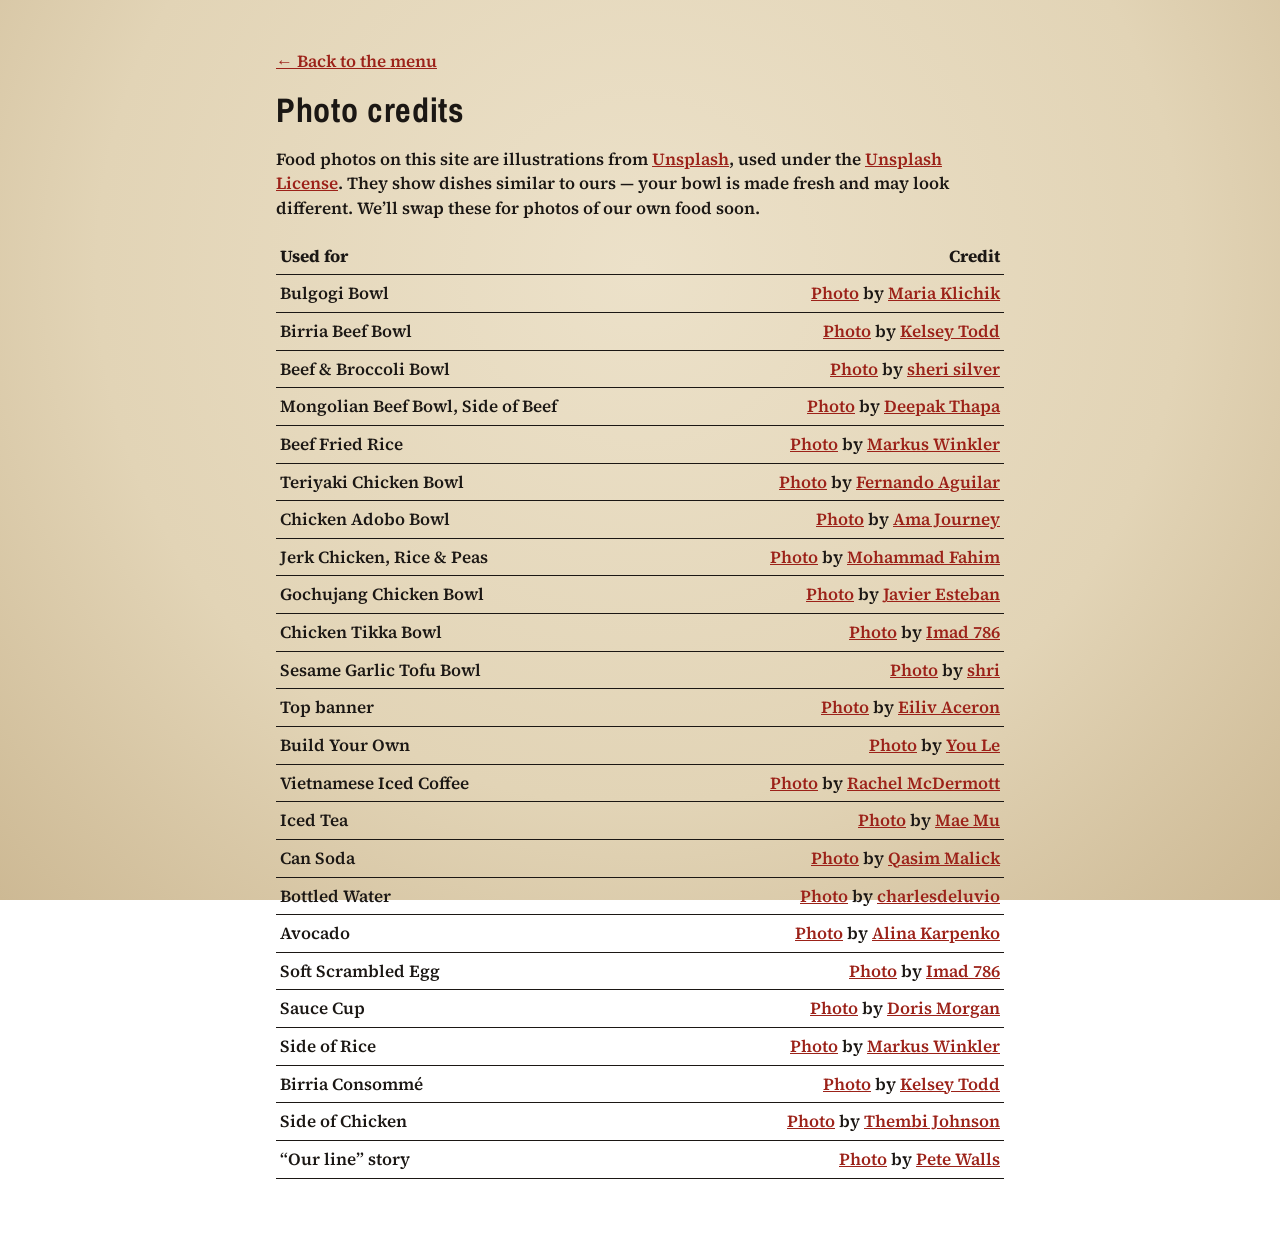
<file: credits.html>
<!doctype html><html lang="en"><head><meta charset="utf-8"><meta name="viewport" content="width=device-width, initial-scale=1"><title>Photo credits — Riceline</title>
<link rel="icon" href="assets/icons/favicon.svg" type="image/svg+xml"><link rel="stylesheet" href="assets/css/styles.css"></head>
<body><main class="wrap" style="padding:32px 16px 60px;max-width:760px"><p><a href="./">← Back to the menu</a></p><h1 style="font-size:2rem;margin:10px 0 12px">Photo credits</h1>
<p>Food photos on this site are illustrations from <a href="https://unsplash.com/?utm_source=riceline&utm_medium=referral">Unsplash</a>, used under the <a href="https://unsplash.com/license">Unsplash License</a>. They show dishes similar to ours — your bowl is made fresh and may look different. We’ll swap these for photos of our own food soon.</p>
<table class="nutri-table" style="font-size:1rem"><thead><tr><th>Used for</th><th>Credit</th></tr></thead><tbody><tr><td>Bulgogi Bowl</td><td><a href="https://unsplash.com/photos/a-bowl-of-food-with-carrots-cucumbers-and-other-vegetables-q-M8nQqBJvU?utm_source=riceline&utm_medium=referral">Photo</a> by <a href="https://unsplash.com/@switchinglanes?utm_source=riceline&utm_medium=referral">Maria Klichik</a></td></tr><tr><td>Birria Beef Bowl</td><td><a href="https://unsplash.com/photos/a-bowl-of-soup-on-a-table-with-limes-cilantro-and-DXKbOIWGZSA?utm_source=riceline&utm_medium=referral">Photo</a> by <a href="https://unsplash.com/@sparkledump?utm_source=riceline&utm_medium=referral">Kelsey Todd</a></td></tr><tr><td>Beef &amp; Broccoli Bowl</td><td><a href="https://unsplash.com/photos/a-bowl-of-beef-and-broccoli-with-white-rice-BA2UZ6w8JfY?utm_source=riceline&utm_medium=referral">Photo</a> by <a href="https://unsplash.com/@sheri_silver?utm_source=riceline&utm_medium=referral">sheri silver</a></td></tr><tr><td>Mongolian Beef Bowl, Side of Beef</td><td><a href="https://unsplash.com/photos/a-close-up-of-a-plate-of-food-with-meat-and-vegetables-ZCNW4Zcnu5E?utm_source=riceline&utm_medium=referral">Photo</a> by <a href="https://unsplash.com/@dthapa?utm_source=riceline&utm_medium=referral">Deepak Thapa</a></td></tr><tr><td>Beef Fried Rice</td><td><a href="https://unsplash.com/photos/a-white-plate-topped-with-rice-and-vegetables-dRBVOr5vDEk?utm_source=riceline&utm_medium=referral">Photo</a> by <a href="https://unsplash.com/@markuswinkler?utm_source=riceline&utm_medium=referral">Markus Winkler</a></td></tr><tr><td>Teriyaki Chicken Bowl</td><td><a href="https://unsplash.com/photos/a-red-plate-topped-with-rice-and-meat-ZhX8gMtQjwc?utm_source=riceline&utm_medium=referral">Photo</a> by <a href="https://unsplash.com/@feraguilar?utm_source=riceline&utm_medium=referral">Fernando Aguilar</a></td></tr><tr><td>Chicken Adobo Bowl</td><td><a href="https://unsplash.com/photos/a-white-bowl-filled-with-meat-and-vegetables-ow6AHAKwlMU?utm_source=riceline&utm_medium=referral">Photo</a> by <a href="https://unsplash.com/@amajourney?utm_source=riceline&utm_medium=referral">Ama Journey</a></td></tr><tr><td>Jerk Chicken, Rice &amp; Peas</td><td><a href="https://unsplash.com/photos/grilled-chicken-leg-with-rice-and-stir-fried-vegetables-pvqcYluq7UI?utm_source=riceline&utm_medium=referral">Photo</a> by <a href="https://unsplash.com/@dischef?utm_source=riceline&utm_medium=referral">Mohammad Fahim</a></td></tr><tr><td>Gochujang Chicken Bowl</td><td><a href="https://unsplash.com/photos/a-blue-bowl-filled-with-meat-and-vegetables-hcOBrGaalp8?utm_source=riceline&utm_medium=referral">Photo</a> by <a href="https://unsplash.com/@javiestebaan?utm_source=riceline&utm_medium=referral">Javier Esteban</a></td></tr><tr><td>Chicken Tikka Bowl</td><td><a href="https://unsplash.com/photos/delicious-indian-butter-chicken-served-with-rice-8zLfugmjMLc?utm_source=riceline&utm_medium=referral">Photo</a> by <a href="https://unsplash.com/@imad8321?utm_source=riceline&utm_medium=referral">Imad 786</a></td></tr><tr><td>Sesame Garlic Tofu Bowl</td><td><a href="https://unsplash.com/photos/vegetable-salad-on-black-ceramic-bowl-0JYC1jm1baM?utm_source=riceline&utm_medium=referral">Photo</a> by <a href="https://unsplash.com/@shriously?utm_source=riceline&utm_medium=referral">shri</a></td></tr><tr><td>Top banner</td><td><a href="https://unsplash.com/photos/cooked-food-on-black-ceramic-bowls-w0JzqJZYX_E?utm_source=riceline&utm_medium=referral">Photo</a> by <a href="https://unsplash.com/@shootdelicious?utm_source=riceline&utm_medium=referral">Eiliv Aceron</a></td></tr><tr><td>Build Your Own</td><td><a href="https://unsplash.com/photos/a-bowl-of-food-sitting-on-a-wooden-table-WA8g4G4Go8U?utm_source=riceline&utm_medium=referral">Photo</a> by <a href="https://unsplash.com/@le_y0u?utm_source=riceline&utm_medium=referral">You Le</a></td></tr><tr><td>Vietnamese Iced Coffee</td><td><a href="https://unsplash.com/photos/iced-coffee-in-plastic-cup-HRfnyL6AO-A?utm_source=riceline&utm_medium=referral">Photo</a> by <a href="https://unsplash.com/@mrsrachelmcdermott?utm_source=riceline&utm_medium=referral">Rachel McDermott</a></td></tr><tr><td>Iced Tea</td><td><a href="https://unsplash.com/photos/clear-drinking-glass-with-tea-kbch-i63YTg?utm_source=riceline&utm_medium=referral">Photo</a> by <a href="https://unsplash.com/@picoftasty?utm_source=riceline&utm_medium=referral">Mae Mu</a></td></tr><tr><td>Can Soda</td><td><a href="https://unsplash.com/photos/clear-drinking-glass-with-ice-and-black-liquid-i597Mg_WSPw?utm_source=riceline&utm_medium=referral">Photo</a> by <a href="https://unsplash.com/@qasimmalick?utm_source=riceline&utm_medium=referral">Qasim Malick</a></td></tr><tr><td>Bottled Water</td><td><a href="https://unsplash.com/photos/clear-plastic-bottle-on-white-table-edBR3b2JAuA?utm_source=riceline&utm_medium=referral">Photo</a> by <a href="https://unsplash.com/@charlesdeluvio?utm_source=riceline&utm_medium=referral">charlesdeluvio</a></td></tr><tr><td>Avocado</td><td><a href="https://unsplash.com/photos/sliced-avocado-on-plate-VP1YuuSnmVQ?utm_source=riceline&utm_medium=referral">Photo</a> by <a href="https://unsplash.com/@alinasagirova?utm_source=riceline&utm_medium=referral">Alina Karpenko</a></td></tr><tr><td>Soft Scrambled Egg</td><td><a href="https://unsplash.com/photos/a-bowl-of-scrambled-eggs-next-to-a-slice-of-bread-qla1_604R4c?utm_source=riceline&utm_medium=referral">Photo</a> by <a href="https://unsplash.com/@imad8321?utm_source=riceline&utm_medium=referral">Imad 786</a></td></tr><tr><td>Sauce Cup</td><td><a href="https://unsplash.com/photos/four-white-plastic-cups-on-brown-wooden-table-wVCV4CAZ85I?utm_source=riceline&utm_medium=referral">Photo</a> by <a href="https://unsplash.com/@d_morgan?utm_source=riceline&utm_medium=referral">Doris Morgan</a></td></tr><tr><td>Side of Rice</td><td><a href="https://unsplash.com/photos/a-bowl-of-white-rice-with-black-sesame-seeds-ysxmxPaeiIc?utm_source=riceline&utm_medium=referral">Photo</a> by <a href="https://unsplash.com/@markuswinkler?utm_source=riceline&utm_medium=referral">Markus Winkler</a></td></tr><tr><td>Birria Consommé</td><td><a href="https://unsplash.com/photos/a-bowl-of-chili-soup-with-limes-and-cilantro-m_6l8ZiQ8pc?utm_source=riceline&utm_medium=referral">Photo</a> by <a href="https://unsplash.com/@sparkledump?utm_source=riceline&utm_medium=referral">Kelsey Todd</a></td></tr><tr><td>Side of Chicken</td><td><a href="https://unsplash.com/photos/a-pink-plate-topped-with-meat-covered-in-sauce-HIFIN24HB7k?utm_source=riceline&utm_medium=referral">Photo</a> by <a href="https://unsplash.com/@tastytin?utm_source=riceline&utm_medium=referral">Thembi Johnson</a></td></tr><tr><td>“Our line” story</td><td><a href="https://unsplash.com/photos/a-woman-standing-in-front-of-a-food-cart-Xwasijgdm5Q?utm_source=riceline&utm_medium=referral">Photo</a> by <a href="https://unsplash.com/@pjwphoto?utm_source=riceline&utm_medium=referral">Pete Walls</a></td></tr></tbody></table></main></body></html>
</file>
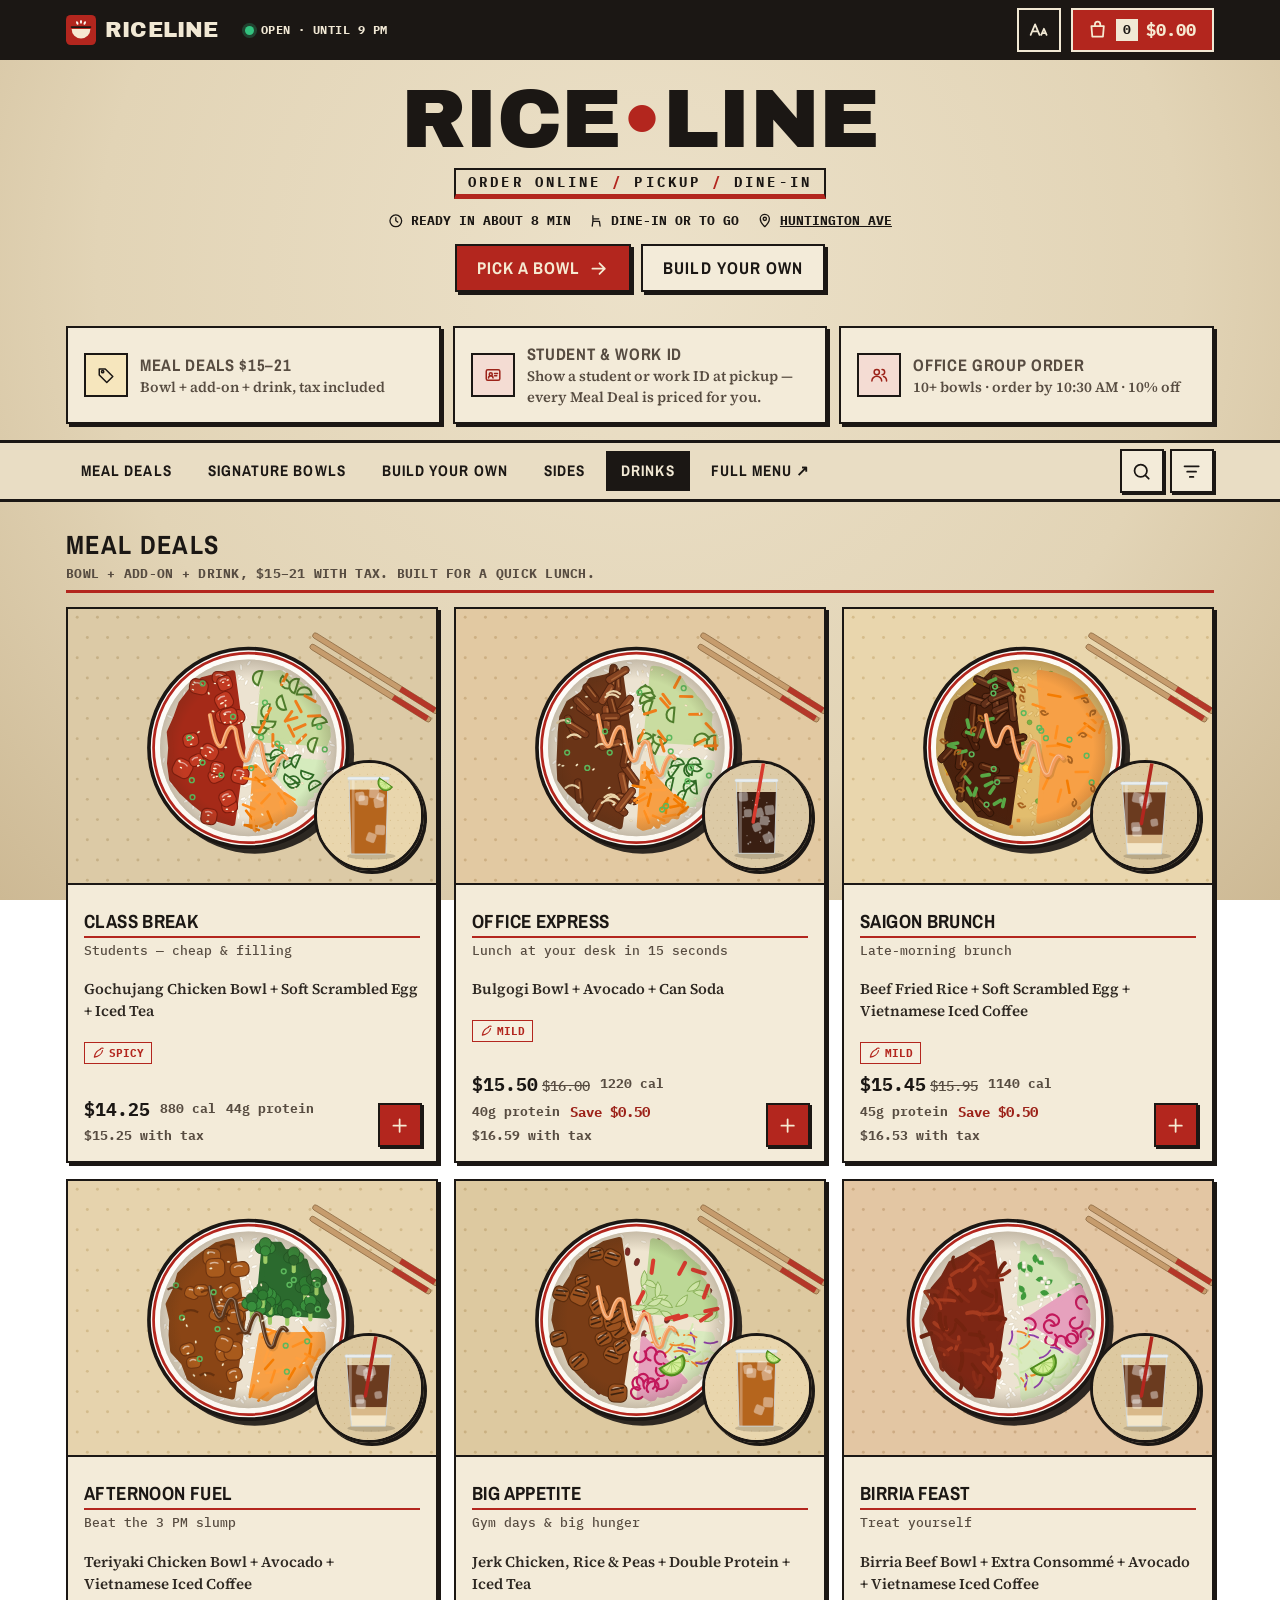
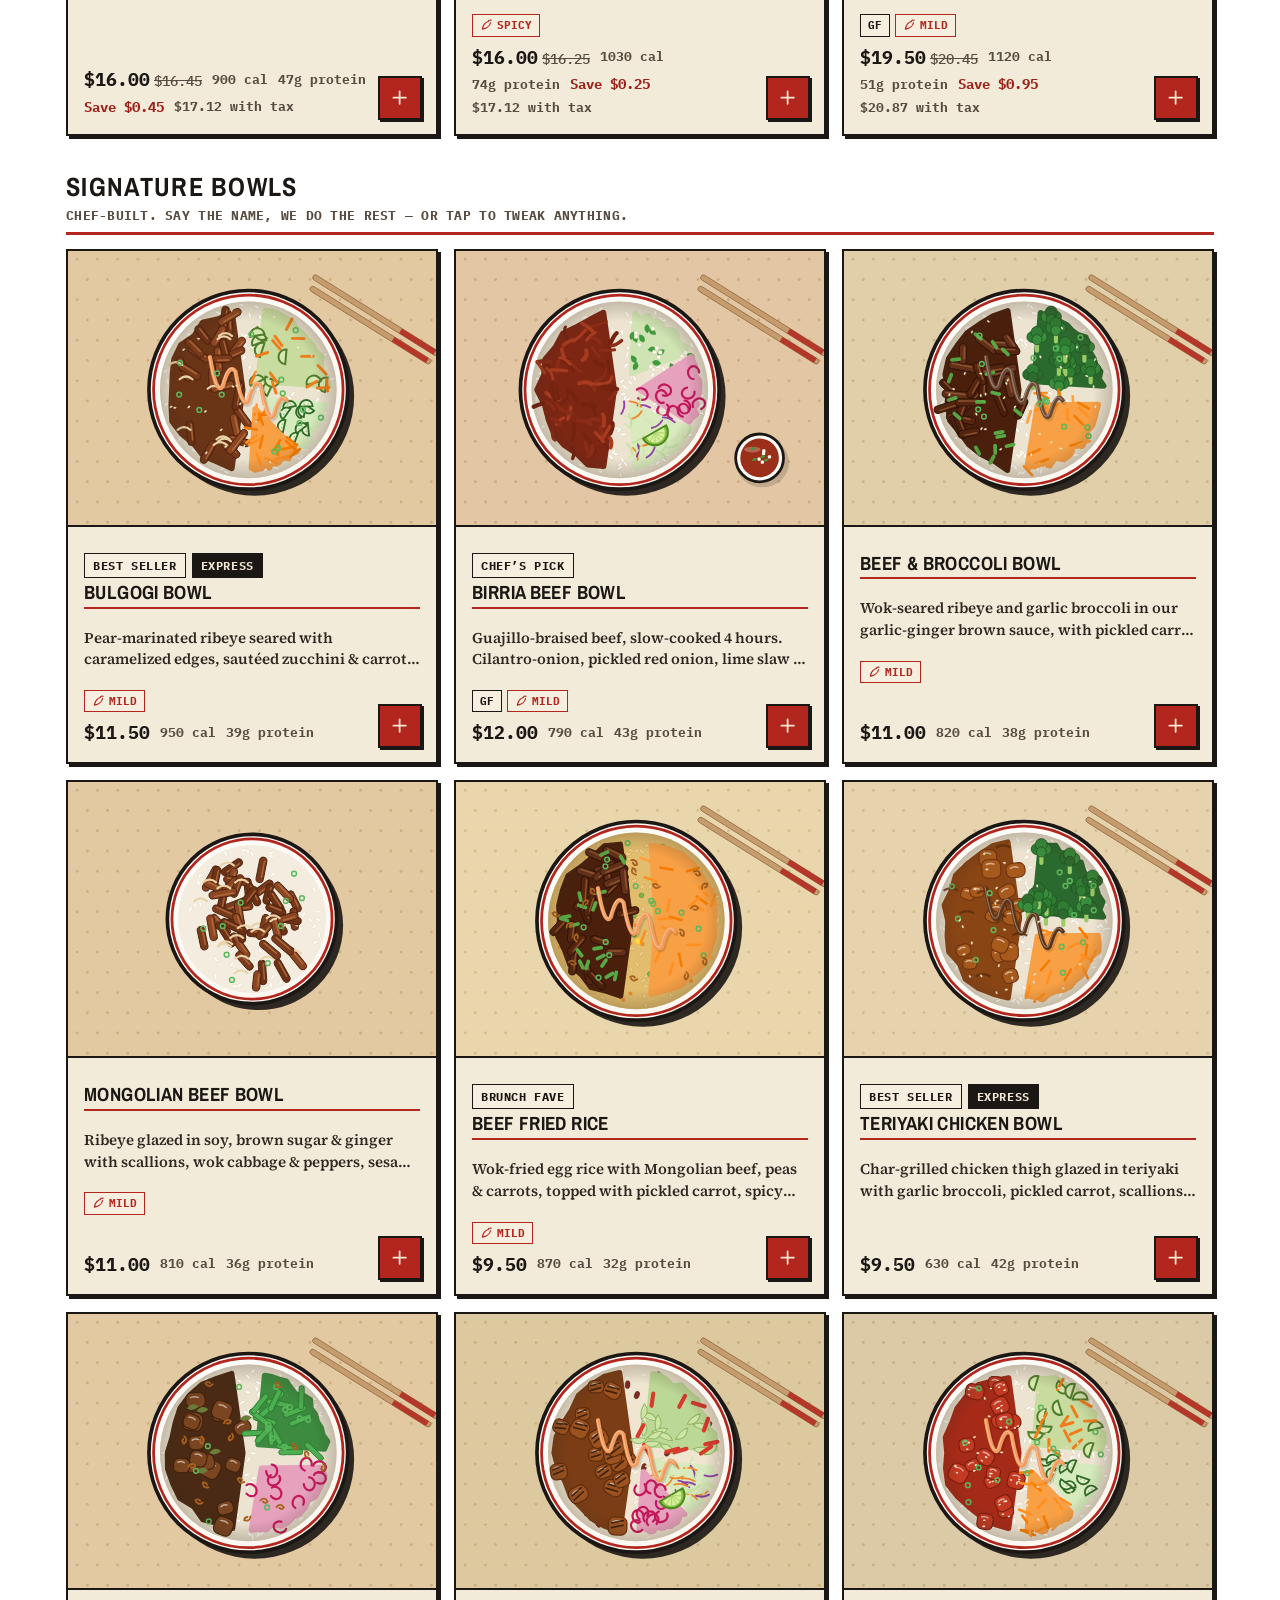
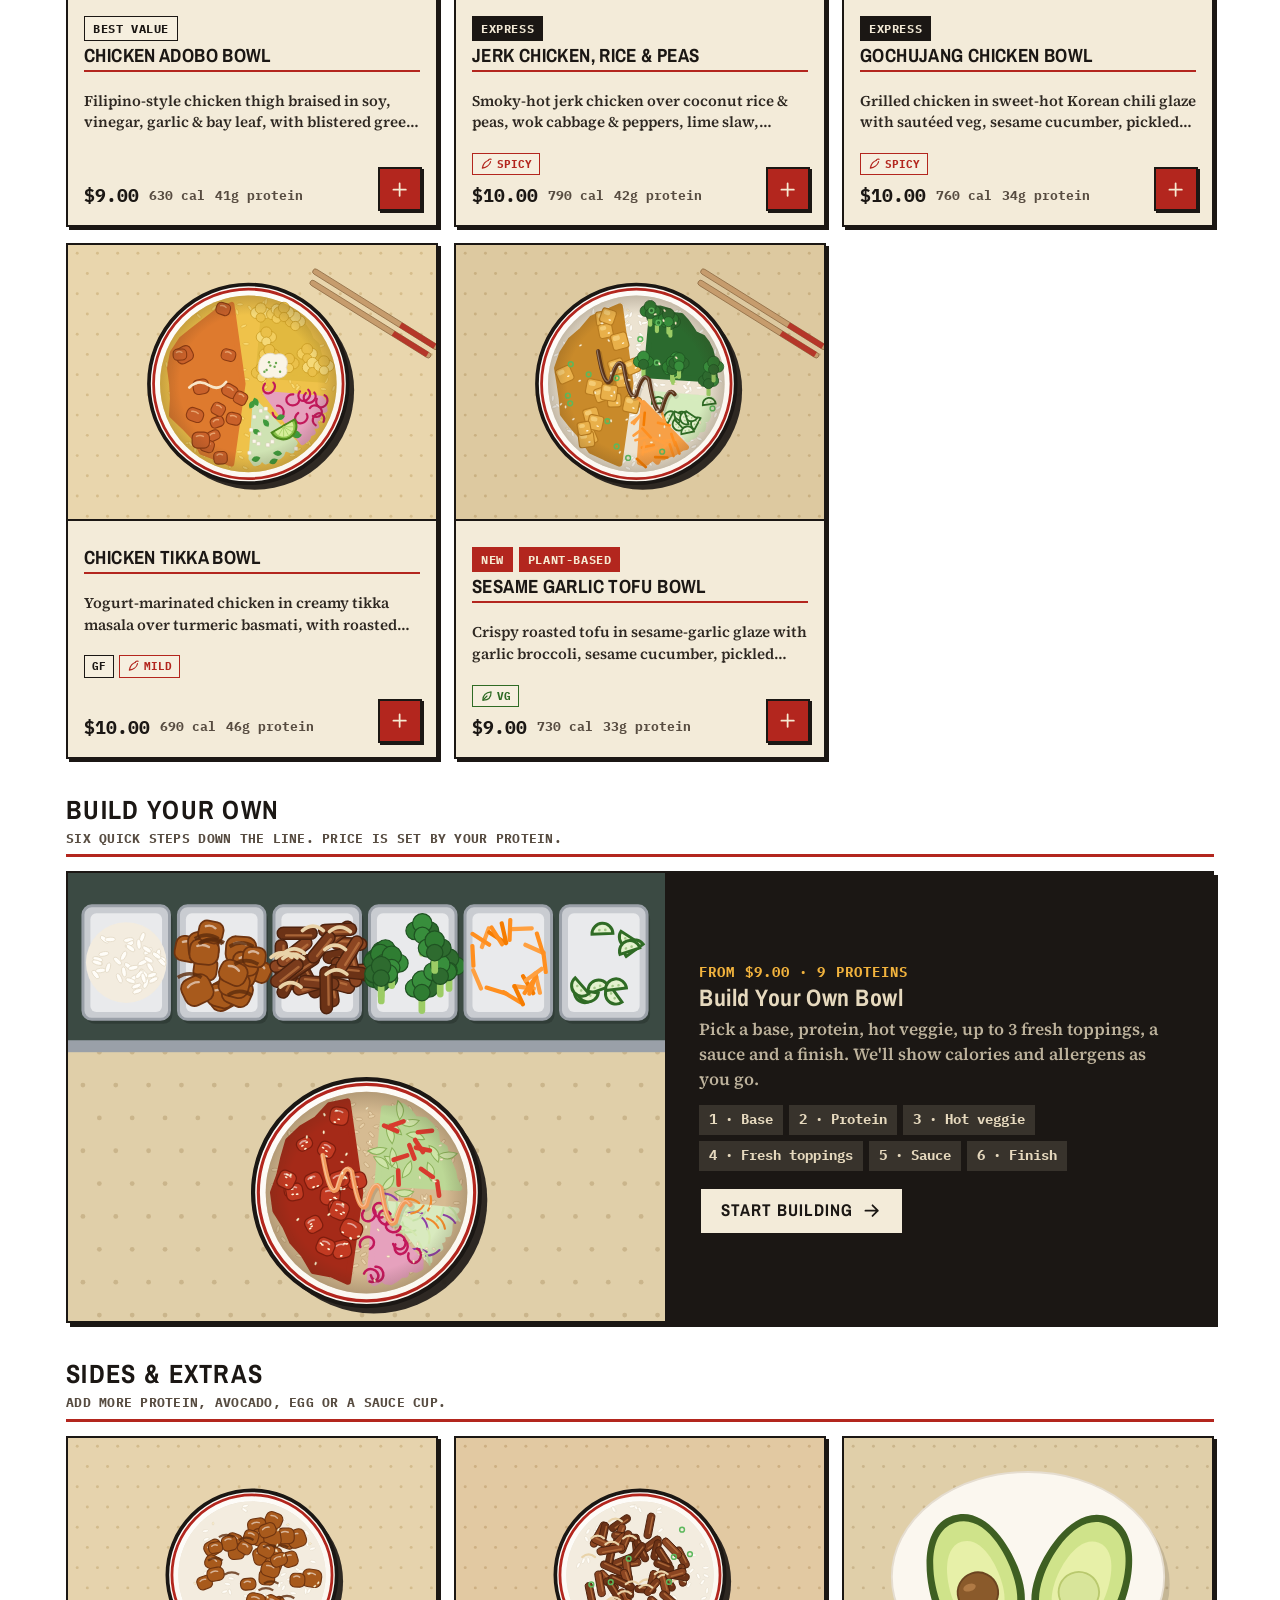
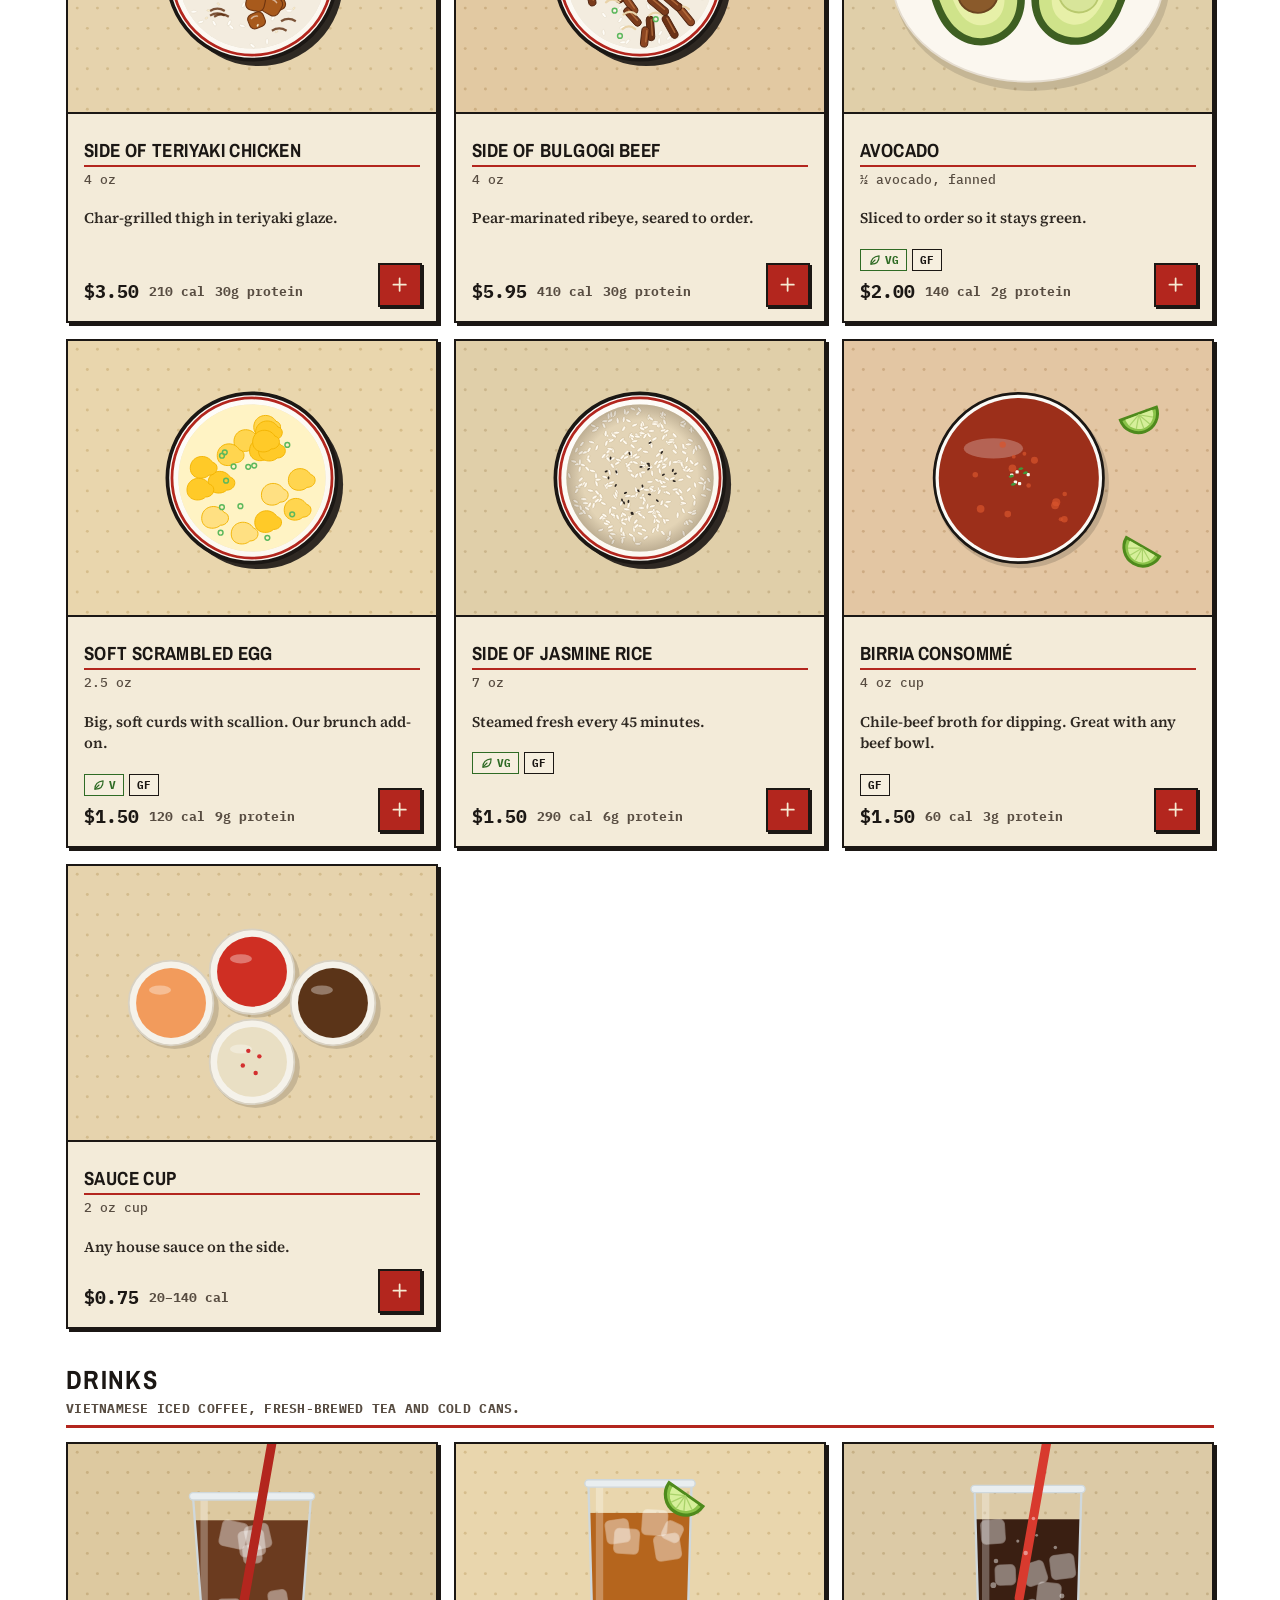
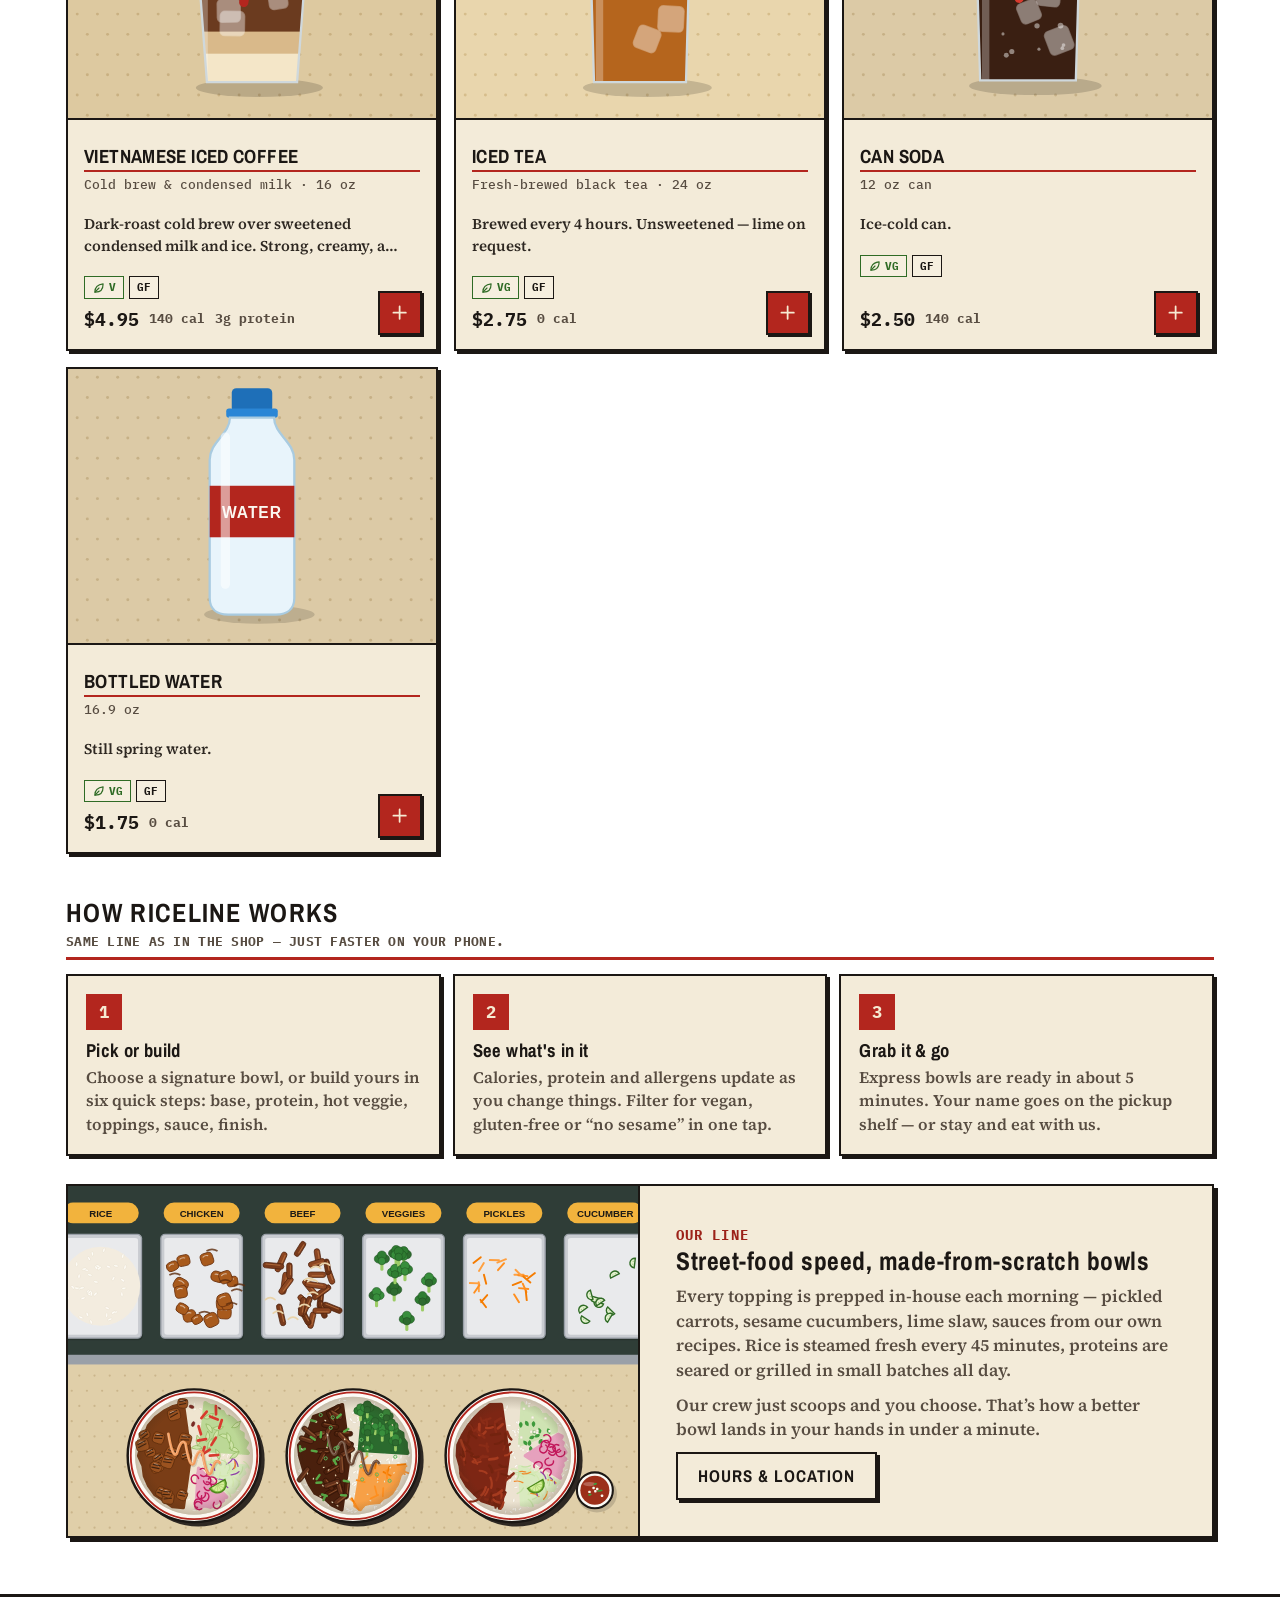
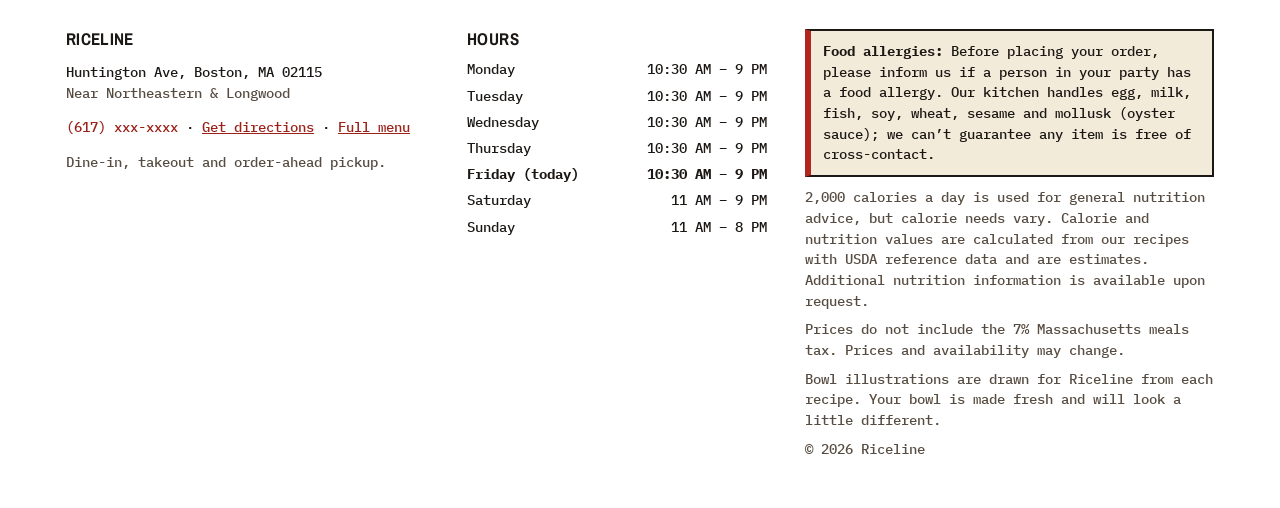
<file: order.html>
<!doctype html>
<html lang="en">
<head>
<meta charset="utf-8">
<meta name="viewport" content="width=device-width, initial-scale=1, viewport-fit=cover">
<title>Order Online — Riceline Rice Bowls, Boston</title>
<meta name="description" content="Riceline is a fast-casual rice bowl shop in Boston. Bulgogi, birria, teriyaki, jerk & tofu bowls, Meal Deals from $15 with tax, Vietnamese iced coffee. Order ahead for pickup or dine in.">
<meta name="theme-color" content="#1b1714">
<link rel="canonical" href="order.html">
<meta property="og:type" content="website">
<meta property="og:title" content="Riceline — Rice bowls, ready in minutes">
<meta property="og:description" content="Signature bowls, build-your-own, Meal Deals and Vietnamese iced coffee. Order ahead for pickup in Boston.">
<meta property="og:image" content="assets/img/og-image.jpg">
<meta name="twitter:card" content="summary_large_image">
<link rel="icon" href="assets/icons/favicon.svg" type="image/svg+xml">
<link rel="icon" href="assets/icons/icon-192.png" sizes="192x192" type="image/png">
<link rel="apple-touch-icon" href="assets/icons/apple-touch-icon.png">
<link rel="manifest" href="manifest.webmanifest">
<link rel="stylesheet" href="assets/css/styles.css">
<script type="application/ld+json">{"@context": "https://schema.org", "@type": "Restaurant", "name": "Riceline", "servesCuisine": ["Vietnamese", "Asian", "Rice bowls"], "priceRange": "$", "address": {"@type": "PostalAddress", "streetAddress": "Huntington Ave", "addressLocality": "Boston", "addressRegion": "MA", "postalCode": "02115", "addressCountry": "US"}, "acceptsReservations": false, "openingHoursSpecification": [{"@type": "OpeningHoursSpecification", "dayOfWeek": ["Monday", "Tuesday", "Wednesday", "Thursday", "Friday"], "opens": "10:30", "closes": "21:00"}, {"@type": "OpeningHoursSpecification", "dayOfWeek": "Saturday", "opens": "11:00", "closes": "21:00"}, {"@type": "OpeningHoursSpecification", "dayOfWeek": "Sunday", "opens": "11:00", "closes": "20:00"}], "hasMenu": {"@type": "Menu", "name": "Riceline Menu", "hasMenuSection": [{"@type": "MenuSection", "name": "Signature Bowls", "hasMenuItem": [{"@type": "MenuItem", "name": "Bulgogi Bowl", "description": "Pear-marinated ribeye seared with caramelized edges, sautéed zucchini & carrot, sesame cucumber, pickled carrot and spicy mayo.", "offers": {"@type": "Offer", "price": "11.50", "priceCurrency": "USD"}, "nutrition": {"@type": "NutritionInformation", "calories": "950 calories"}}, {"@type": "MenuItem", "name": "Birria Beef Bowl", "description": "Guajillo-braised beef, slow-cooked 4 hours. Cilantro-onion, pickled red onion, lime slaw — plus a cup of rich consommé for dipping.", "offers": {"@type": "Offer", "price": "12.00", "priceCurrency": "USD"}, "nutrition": {"@type": "NutritionInformation", "calories": "790 calories"}}, {"@type": "MenuItem", "name": "Beef & Broccoli Bowl", "description": "Wok-seared ribeye and garlic broccoli in our garlic-ginger brown sauce, with pickled carrot and scallions.", "offers": {"@type": "Offer", "price": "11.00", "priceCurrency": "USD"}, "nutrition": {"@type": "NutritionInformation", "calories": "820 calories"}}, {"@type": "MenuItem", "name": "Mongolian Beef Bowl", "description": "Ribeye glazed in soy, brown sugar & ginger with scallions, wok cabbage & peppers, sesame cucumber and crispy onions.", "offers": {"@type": "Offer", "price": "11.00", "priceCurrency": "USD"}, "nutrition": {"@type": "NutritionInformation", "calories": "810 calories"}}, {"@type": "MenuItem", "name": "Beef Fried Rice", "description": "Wok-fried egg rice with Mongolian beef, peas & carrots, topped with pickled carrot, spicy mayo and crispy onions.", "offers": {"@type": "Offer", "price": "9.50", "priceCurrency": "USD"}, "nutrition": {"@type": "NutritionInformation", "calories": "870 calories"}}, {"@type": "MenuItem", "name": "Teriyaki Chicken Bowl", "description": "Char-grilled chicken thigh glazed in teriyaki with garlic broccoli, pickled carrot, scallions and toasted sesame.", "offers": {"@type": "Offer", "price": "9.50", "priceCurrency": "USD"}, "nutrition": {"@type": "NutritionInformation", "calories": "630 calories"}}, {"@type": "MenuItem", "name": "Chicken Adobo Bowl", "description": "Filipino-style chicken thigh braised in soy, vinegar, garlic & bay leaf, with blistered green beans, pickled red onion and crispy onions.", "offers": {"@type": "Offer", "price": "9.00", "priceCurrency": "USD"}, "nutrition": {"@type": "NutritionInformation", "calories": "630 calories"}}, {"@type": "MenuItem", "name": "Jerk Chicken, Rice & Peas", "description": "Smoky-hot jerk chicken over coconut rice & peas, wok cabbage & peppers, lime slaw, pickled red onion and spicy mayo.", "offers": {"@type": "Offer", "price": "10.00", "priceCurrency": "USD"}, "nutrition": {"@type": "NutritionInformation", "calories": "790 calories"}}, {"@type": "MenuItem", "name": "Gochujang Chicken Bowl", "description": "Grilled chicken in sweet-hot Korean chili glaze with sautéed veg, sesame cucumber, pickled carrot and spicy mayo.", "offers": {"@type": "Offer", "price": "10.00", "priceCurrency": "USD"}, "nutrition": {"@type": "NutritionInformation", "calories": "760 calories"}}, {"@type": "MenuItem", "name": "Chicken Tikka Bowl", "description": "Yogurt-marinated chicken in creamy tikka masala over turmeric basmati, with roasted turmeric cauliflower and cooling cucumber raita.", "offers": {"@type": "Offer", "price": "10.00", "priceCurrency": "USD"}, "nutrition": {"@type": "NutritionInformation", "calories": "690 calories"}}, {"@type": "MenuItem", "name": "Sesame Garlic Tofu Bowl", "description": "Crispy roasted tofu in sesame-garlic glaze with garlic broccoli, sesame cucumber, pickled carrot and teriyaki. 100% plant-based.", "offers": {"@type": "Offer", "price": "9.00", "priceCurrency": "USD"}, "nutrition": {"@type": "NutritionInformation", "calories": "730 calories"}}]}, {"@type": "MenuSection", "name": "Meal Deals", "hasMenuItem": [{"@type": "MenuItem", "name": "Class Break", "offers": {"@type": "Offer", "price": "14.25", "priceCurrency": "USD"}}, {"@type": "MenuItem", "name": "Office Express", "offers": {"@type": "Offer", "price": "15.50", "priceCurrency": "USD"}}, {"@type": "MenuItem", "name": "Saigon Brunch", "offers": {"@type": "Offer", "price": "15.45", "priceCurrency": "USD"}}, {"@type": "MenuItem", "name": "Afternoon Fuel", "offers": {"@type": "Offer", "price": "16.00", "priceCurrency": "USD"}}, {"@type": "MenuItem", "name": "Big Appetite", "offers": {"@type": "Offer", "price": "16.00", "priceCurrency": "USD"}}, {"@type": "MenuItem", "name": "Birria Feast", "offers": {"@type": "Offer", "price": "19.50", "priceCurrency": "USD"}}]}, {"@type": "MenuSection", "name": "Drinks", "hasMenuItem": [{"@type": "MenuItem", "name": "Vietnamese Iced Coffee", "offers": {"@type": "Offer", "price": "4.95", "priceCurrency": "USD"}}, {"@type": "MenuItem", "name": "Iced Tea", "offers": {"@type": "Offer", "price": "2.75", "priceCurrency": "USD"}}, {"@type": "MenuItem", "name": "Can Soda", "offers": {"@type": "Offer", "price": "2.50", "priceCurrency": "USD"}}, {"@type": "MenuItem", "name": "Bottled Water", "offers": {"@type": "Offer", "price": "1.75", "priceCurrency": "USD"}}]}]}}</script>
</head>
<body>
<svg width="0" height="0" style="position:absolute" aria-hidden="true">
  <symbol id="i-bag" viewBox="0 0 24 24"><path d="M5 8h14l-1 12H6L5 8z"/><path d="M9 8V6a3 3 0 0 1 6 0v2"/></symbol>
  <symbol id="i-clock" viewBox="0 0 24 24"><circle cx="12" cy="12" r="9"/><path d="M12 7v5l3 2"/></symbol>
  <symbol id="i-pin" viewBox="0 0 24 24"><path d="M12 21s-7-6.2-7-12a7 7 0 0 1 14 0c0 5.8-7 12-7 12z"/><circle cx="12" cy="9" r="2.5"/></symbol>
  <symbol id="i-search" viewBox="0 0 24 24"><circle cx="11" cy="11" r="7"/><path d="M20 20l-3.5-3.5"/></symbol>
  <symbol id="i-filter" viewBox="0 0 24 24"><path d="M4 6h16M7 12h10M10 18h4"/></symbol>
  <symbol id="i-plus" viewBox="0 0 24 24"><path d="M12 5v14M5 12h14"/></symbol>
  <symbol id="i-minus" viewBox="0 0 24 24"><path d="M5 12h14"/></symbol>
  <symbol id="i-x" viewBox="0 0 24 24"><path d="M6 6l12 12M18 6L6 18"/></symbol>
  <symbol id="i-check" viewBox="0 0 24 24"><path d="M5 12l5 5 9-10"/></symbol>
  <symbol id="i-leaf" viewBox="0 0 24 24"><path d="M5 19c0-8 5-13 14-14 0 9-5 14-13 14"/><path d="M5 19l7-7"/></symbol>
  <symbol id="i-chili" viewBox="0 0 24 24"><path d="M14 6c-4 1-9 6-10 13 6-1 13-5 14-11"/><path d="M14 6c1-2 3-3 5-2"/></symbol>
  <symbol id="i-arrow" viewBox="0 0 24 24"><path d="M5 12h14M13 6l6 6-6 6"/></symbol>
  <symbol id="i-back" viewBox="0 0 24 24"><path d="M19 12H5M11 6l-6 6 6 6"/></symbol>
  <symbol id="i-trash" viewBox="0 0 24 24"><path d="M4 7h16M10 11v6M14 11v6M6 7l1 13h10l1-13M9 7V4h6v3"/></symbol>
  <symbol id="i-tag" viewBox="0 0 24 24"><path d="M3 12V4h8l10 10-8 8L3 12z"/><circle cx="7.5" cy="7.5" r="1.5"/></symbol>
  <symbol id="i-phone" viewBox="0 0 24 24"><path d="M5 4h4l2 5-2.5 1.5a11 11 0 0 0 5 5L15 13l5 2v4a2 2 0 0 1-2 2A16 16 0 0 1 3 6a2 2 0 0 1 2-2"/></symbol>
  <symbol id="i-text" viewBox="0 0 24 24"><path d="M3 18l5-12 5 12M5 14h6M15 18l3-7 3 7M16 16h4"/></symbol>
  <symbol id="i-users" viewBox="0 0 24 24"><circle cx="9" cy="8" r="3.5"/><path d="M2.5 20a6.5 6.5 0 0 1 13 0"/><path d="M16 4.5a3.5 3.5 0 0 1 0 7M18 14a6 6 0 0 1 4 6"/></symbol>
  <symbol id="i-id" viewBox="0 0 24 24"><rect x="3" y="5" width="18" height="14" rx="2"/><circle cx="9" cy="11" r="2"/><path d="M6 16a3 3 0 0 1 6 0M14 10h4M14 13h3"/></symbol>
  <symbol id="i-bolt" viewBox="0 0 24 24"><path d="M13 3L5 13h6l-1 8 8-10h-6l1-8z"/></symbol>
  <symbol id="i-seat" viewBox="0 0 24 24"><path d="M6 4v9h10M6 13l-1 7M16 13l1 7M6 9h9"/></symbol>
</svg>
<a class="skip" href="#menu">Skip to menu</a>

<header class="topbar">
  <div class="wrap">
    <a class="brand" href="./" aria-label="Riceline home">
      <svg viewBox="0 0 64 64" aria-hidden="true"><rect width="64" height="64" rx="10" fill="#b3261e"/><path d="M12 30h40a20 20 0 0 1-40 0z" fill="#f6ead2"/><rect x="10" y="24" width="44" height="3.5" rx="1.75" fill="#1b1714"/><ellipse cx="24" cy="17" rx="2.2" ry="4" transform="rotate(-25 24 17)" fill="#fbf7f0"/><ellipse cx="32" cy="14.5" rx="2.2" ry="4" fill="#fbf7f0"/><ellipse cx="40" cy="17" rx="2.2" ry="4" transform="rotate(25 40 17)" fill="#fbf7f0"/></svg>
      <span>RICELINE</span>
    </a>
    <button class="status-pill" id="statusPill" type="button"><span class="status-dot"></span>…</button>
    <span class="spacer"></span>
    <button class="icon-btn" id="textSize" type="button" aria-pressed="false" aria-label="Larger text" title="Larger text"><svg class="icon" aria-hidden="true"><use href="#i-text"/></svg></button>
    <button class="bag-btn" id="bagBtn" type="button" aria-label="Bag"><svg class="icon" aria-hidden="true"><use href="#i-bag"/></svg><span class="bag-count" id="bagCount">0</span><span class="bag-total" id="bagTotal">$0.00</span></button>
  </div>
</header>

<main id="main">
  <section class="hero" aria-labelledby="heroTitle">
    <div class="wrap">
      <h1 id="heroTitle">RICE<em>•</em>LINE <span class="sr-only">— order online</span></h1>
      <div class="ban">ORDER ONLINE <i>/</i> PICKUP <i>/</i> DINE-IN</div>
      <ul class="hero-facts">
        <li><svg class="icon" aria-hidden="true"><use href="#i-clock"/></svg><span>Ready in about <span data-std-min>8</span> min</span></li>
        <li><svg class="icon" aria-hidden="true"><use href="#i-seat"/></svg><span>Dine-in or to go</span></li>
        <li><svg class="icon" aria-hidden="true"><use href="#i-pin"/></svg><a href="#" data-maps target="_blank" rel="noopener"><span data-addr>Boston</span></a></li>
      </ul>
      <div class="hero-ctas">
        <button class="btn btn-primary" type="button" data-goto="sec-bowls">Pick a bowl <svg class="icon" aria-hidden="true"><use href="#i-arrow"/></svg></button>
        <button class="btn btn-light" type="button" data-start-byo>Build your own</button>
      </div>
    </div>
  </section>

  <div class="promos" role="list">
    <button class="promo" type="button" role="listitem" data-goto="sec-deals"><span class="promo-ic"><svg class="icon" aria-hidden="true"><use href="#i-tag"/></svg></span><span><strong>Meal Deals $15–21</strong><span>Bowl + add-on + drink, tax included</span></span></button>
    <button class="promo jade" type="button" role="listitem" data-open-info><span class="promo-ic"><svg class="icon" aria-hidden="true"><use href="#i-id"/></svg></span><span><strong>Student & work ID</strong><span data-student></span></span></button>
    <button class="promo chili" type="button" role="listitem" data-open-info><span class="promo-ic"><svg class="icon" aria-hidden="true"><use href="#i-users"/></svg></span><span><strong>Office group order</strong><span data-group></span></span></button>
  </div>

  <nav class="catnav" aria-label="Menu categories">
    <div class="wrap">
      <div class="cats">
        <a class="cat" href="#sec-deals">Meal Deals</a>
        <a class="cat" href="#sec-bowls">Signature Bowls</a>
        <a class="cat" href="#sec-byo">Build Your Own</a>
        <a class="cat" href="#sec-sides">Sides</a>
        <a class="cat" href="#sec-drinks">Drinks</a>
        <a class="cat cat-link" href="./">Full menu ↗</a>
      </div>
      <div class="nav-tools">
        <button class="icon-btn" id="searchBtn" type="button" aria-label="Search the menu" aria-expanded="false" aria-controls="searchbar"><svg class="icon" aria-hidden="true"><use href="#i-search"/></svg></button>
        <button class="icon-btn filter-btn" id="filterBtn" type="button" aria-label="Dietary and allergen filters"><svg class="icon" aria-hidden="true"><use href="#i-filter"/></svg><span class="filter-badge" id="filterCount">0</span></button>
      </div>
    </div>
  </nav>
  <div class="wrap">
    <div class="searchbar" id="searchbar" role="search">
      <label class="search-field"><svg class="icon" aria-hidden="true"><use href="#i-search"/></svg><span class="sr-only">Search dishes</span><input id="q" type="search" placeholder="Search “chicken”, “spicy”, “tofu”…" autocomplete="off" enterkeyhint="search"><button class="icon-btn" id="qClear" type="button" aria-label="Clear search" style="width:36px;height:36px;border:0"><svg class="icon" aria-hidden="true"><use href="#i-x"/></svg></button></label>
    </div>
    <div class="active-filters" id="activeFilters" hidden></div>
  </div>

  <div id="menu" aria-live="polite">
    <noscript><div class="wrap" style="padding:24px 16px"><h2>Menu</h2><p>Turn on JavaScript to order online. Here is our full menu:</p>
<h3>Signature Bowls</h3><ul><li><b>Bulgogi Bowl</b> — $11.50 · 950 cal. Pear-marinated ribeye seared with caramelized edges, sautéed zucchini &amp; carrot, sesame cucumber, pickled carrot and spicy mayo.</li><li><b>Birria Beef Bowl</b> — $12.00 · 790 cal. Guajillo-braised beef, slow-cooked 4 hours. Cilantro-onion, pickled red onion, lime slaw — plus a cup of rich consommé for dipping.</li><li><b>Beef &amp; Broccoli Bowl</b> — $11.00 · 820 cal. Wok-seared ribeye and garlic broccoli in our garlic-ginger brown sauce, with pickled carrot and scallions.</li><li><b>Mongolian Beef Bowl</b> — $11.00 · 810 cal. Ribeye glazed in soy, brown sugar &amp; ginger with scallions, wok cabbage &amp; peppers, sesame cucumber and crispy onions.</li><li><b>Beef Fried Rice</b> — $9.50 · 870 cal. Wok-fried egg rice with Mongolian beef, peas &amp; carrots, topped with pickled carrot, spicy mayo and crispy onions.</li><li><b>Teriyaki Chicken Bowl</b> — $9.50 · 630 cal. Char-grilled chicken thigh glazed in teriyaki with garlic broccoli, pickled carrot, scallions and toasted sesame.</li><li><b>Chicken Adobo Bowl</b> — $9.00 · 630 cal. Filipino-style chicken thigh braised in soy, vinegar, garlic &amp; bay leaf, with blistered green beans, pickled red onion and crispy onions.</li><li><b>Jerk Chicken, Rice &amp; Peas</b> — $10.00 · 790 cal. Smoky-hot jerk chicken over coconut rice &amp; peas, wok cabbage &amp; peppers, lime slaw, pickled red onion and spicy mayo.</li><li><b>Gochujang Chicken Bowl</b> — $10.00 · 760 cal. Grilled chicken in sweet-hot Korean chili glaze with sautéed veg, sesame cucumber, pickled carrot and spicy mayo.</li><li><b>Chicken Tikka Bowl</b> — $10.00 · 690 cal. Yogurt-marinated chicken in creamy tikka masala over turmeric basmati, with roasted turmeric cauliflower and cooling cucumber raita.</li><li><b>Sesame Garlic Tofu Bowl</b> — $9.00 · 730 cal. Crispy roasted tofu in sesame-garlic glaze with garlic broccoli, sesame cucumber, pickled carrot and teriyaki. 100% plant-based.</li></ul>
<h3>Meal Deals</h3><ul><li><b>Class Break</b> — $14.25</li><li><b>Office Express</b> — $15.50</li><li><b>Saigon Brunch</b> — $15.45</li><li><b>Afternoon Fuel</b> — $16.00</li><li><b>Big Appetite</b> — $16.00</li><li><b>Birria Feast</b> — $19.50</li></ul>
<h3>Drinks</h3><ul><li>Vietnamese Iced Coffee — $4.95</li><li>Iced Tea — $2.75</li><li>Can Soda — $2.50</li><li>Bottled Water — $1.75</li></ul>
<h3>Sides</h3><ul><li>Side of Teriyaki Chicken — $3.50</li><li>Side of Bulgogi Beef — $5.95</li><li>Avocado — $2.00</li><li>Soft Scrambled Egg — $1.50</li><li>Side of Jasmine Rice — $1.50</li><li>Birria Consommé — $1.50</li><li>Sauce Cup — $0.75</li></ul></div></noscript>
  </div>

  <section class="how wrap" aria-labelledby="howTitle">
    <div class="section-head"><div><h2 id="howTitle">How Riceline works</h2><p>Same line as in the shop — just faster on your phone.</p></div></div>
    <div class="how-grid">
      <div class="how-item"><div class="how-num">1</div><h3>Pick or build</h3><p>Choose a signature bowl, or build yours in six quick steps: base, protein, hot veggie, toppings, sauce, finish.</p></div>
      <div class="how-item"><div class="how-num">2</div><h3>See what's in it</h3><p>Calories, protein and allergens update as you change things. Filter for vegan, gluten-free or “no sesame” in one tap.</p></div>
      <div class="how-item"><div class="how-num">3</div><h3>Grab it & go</h3><p>Express bowls are ready in about 5 minutes. Your name goes on the pickup shelf — or stay and eat with us.</p></div>
    </div>
    <div class="story">
      <img src="assets/illus/saigon.svg" alt="Illustration of the Riceline serving line with pans of rice, chicken, beef, veggies and pickles, and three finished bowls" loading="lazy" width="900" height="506">
      <div class="story-body">
        <span class="eyebrow">Our line</span>
        <h2>Street-food speed, made-from-scratch bowls</h2>
        <p>Every topping is prepped in-house each morning — pickled carrots, sesame cucumbers, lime slaw, sauces from our own recipes. Rice is steamed fresh every 45 minutes, proteins are seared or grilled in small batches all day.</p>
        <p>Our crew just scoops and you choose. That’s how a better bowl lands in your hands in under a minute.</p>
        <button class="btn btn-ghost" type="button" data-open-info>Hours & location</button>
      </div>
    </div>
  </section>
</main>

<footer>
  <div class="wrap foot-grid">
    <div>
      <h3>Riceline</h3>
      <p><span data-addr-full></span><br><span class="fineprint" data-area></span></p>
      <p><a href="#" data-tel></a> · <a href="#" data-maps target="_blank" rel="noopener">Get directions</a> · <a href="./">Full menu</a></p>
      <p class="fineprint">Dine-in, takeout and order-ahead pickup.</p>
    </div>
    <div>
      <h3>Hours</h3>
      <div data-hours></div>
    </div>
    <div class="fineprint">
      <div class="allergy-box"><b>Food allergies:</b> Before placing your order, please inform us if a person in your party has a food allergy. Our kitchen handles egg, milk, fish, soy, wheat, sesame and mollusk (oyster sauce); we can’t guarantee any item is free of cross-contact.</div>
      <p>2,000 calories a day is used for general nutrition advice, but calorie needs vary. Calorie and nutrition values are calculated from our recipes with USDA reference data and are estimates. Additional nutrition information is available upon request.</p>
      <p>Prices do not include the <span data-tax>7%</span> Massachusetts meals tax. Prices and availability may change.</p>
      <p>Bowl illustrations are drawn for Riceline from each recipe. Your bowl is made fresh and will look a little different.</p>
      <p>© <span data-year></span> Riceline</p>
    </div>
  </div>
</footer>

<div class="bagbar" id="bagbar"><button class="btn btn-primary" id="bagbarBtn" type="button"><span>View bag · <span id="bagbarCount">0 items</span></span><span id="bagbarTotal">$0.00</span></button></div>

<!-- Item sheet -->
<div class="overlay" id="sheet" aria-hidden="true">
  <div class="scrim" data-close="sheet"></div>
  <div class="panel center" role="dialog" aria-modal="true" aria-labelledby="sheetTitle" tabindex="-1">
    <div class="panel-body" id="sheetBody" tabindex="-1"></div>
    <div class="panel-foot">
      <div class="qty" role="group" aria-label="Quantity"><button type="button" id="qtyMinus" aria-label="Decrease quantity"><svg class="icon" aria-hidden="true"><use href="#i-minus"/></svg></button><output id="qtyOut" aria-live="polite">1</output><button type="button" id="qtyPlus" aria-label="Increase quantity"><svg class="icon" aria-hidden="true"><use href="#i-plus"/></svg></button></div>
      <button type="button" class="btn btn-primary" id="sheetAdd">Add to bag</button>
    </div>
  </div>
</div>

<!-- Bag drawer -->
<div class="overlay" id="bag" aria-hidden="true">
  <div class="scrim" data-close="bag"></div>
  <div class="panel side" role="dialog" aria-modal="true" aria-labelledby="bagTitle" tabindex="-1">
    <div class="grabber"></div>
    <div class="panel-head"><h2 id="bagTitle" tabindex="-1">Your bag</h2><button class="icon-btn" type="button" data-close="bag" aria-label="Close bag"><svg class="icon" aria-hidden="true"><use href="#i-x"/></svg></button></div>
    <div class="panel-body" id="bagBody"></div>
    <div class="panel-foot" id="bagFoot"></div>
  </div>
</div>

<!-- Filters -->
<div class="overlay" id="filters" aria-hidden="true">
  <div class="scrim" data-close="filters"></div>
  <div class="panel side" role="dialog" aria-modal="true" aria-labelledby="filtersTitle" tabindex="-1">
    <div class="grabber"></div>
    <div class="panel-head"><h2 id="filtersTitle">Filters</h2><button class="icon-btn" type="button" data-close="filters" aria-label="Close filters"><svg class="icon" aria-hidden="true"><use href="#i-x"/></svg></button></div>
    <div class="panel-body">
      <div class="filter-sec"><h3>I want</h3><p>Shows items that match all choices.</p><div class="chip-grid" id="dietChips"></div></div>
      <div class="filter-sec"><h3>I need to avoid</h3><p>Hides items made with these. Most bowls can be changed — open one to swap a sauce or topping.</p><div class="chip-grid" id="avoidChips"></div></div>
      <div class="filter-sec"><p class="notice">Filters use our recipes and ingredient labels. Cross-contact can happen on a shared line — please tell the cashier about severe allergies.</p></div>
    </div>
    <div class="panel-foot"><button class="btn btn-ghost" type="button" id="filterClear">Clear</button><button class="btn btn-primary" type="button" id="filterApply" style="flex:1">Show results</button></div>
  </div>
</div>

<!-- Store info -->
<div class="overlay" id="info" aria-hidden="true">
  <div class="scrim" data-close="info"></div>
  <div class="panel side" role="dialog" aria-modal="true" aria-labelledby="infoTitle" tabindex="-1">
    <div class="grabber"></div>
    <div class="panel-head"><h2 id="infoTitle">Riceline</h2><button class="icon-btn" type="button" data-close="info" aria-label="Close"><svg class="icon" aria-hidden="true"><use href="#i-x"/></svg></button></div>
    <div class="panel-body info-body">
      <p><b id="infoStatus"></b></p>
      <p><span data-addr-full></span><br><span class="fineprint" data-area></span></p>
      <div class="info-actions"><a class="btn btn-primary btn-sm" data-maps target="_blank" rel="noopener" href="#"><svg class="icon" aria-hidden="true"><use href="#i-pin"/></svg> Directions</a><a class="btn btn-ghost btn-sm" data-tel data-keep href="#"><svg class="icon" aria-hidden="true"><use href="#i-phone"/></svg> Call us</a></div>
      <h3>Hours</h3><div id="infoHours"></div>
      <h3>Deals</h3>
      <p><b>Student & work ID:</b> <span data-student></span></p>
      <p><b>Office group orders:</b> <span data-group></span>. Call or email us and we’ll pack everything in one labeled box.</p>
      <h3>Good to know</h3>
      <p class="fineprint">Dine-in seating and takeout. Express bowls (Bulgogi, Teriyaki, Jerk, Gochujang) are kept ready on a heated shelf during lunch and sold within 45 minutes of packing.</p>
    </div>
  </div>
</div>

<div class="toast" id="toast" role="status" aria-live="polite"></div>

<script src="config.js"></script>
<script src="data/menu.js"></script>
<script src="assets/js/core.js"></script>
<script src="assets/js/ui.js"></script>
</body>
</html>
</file>
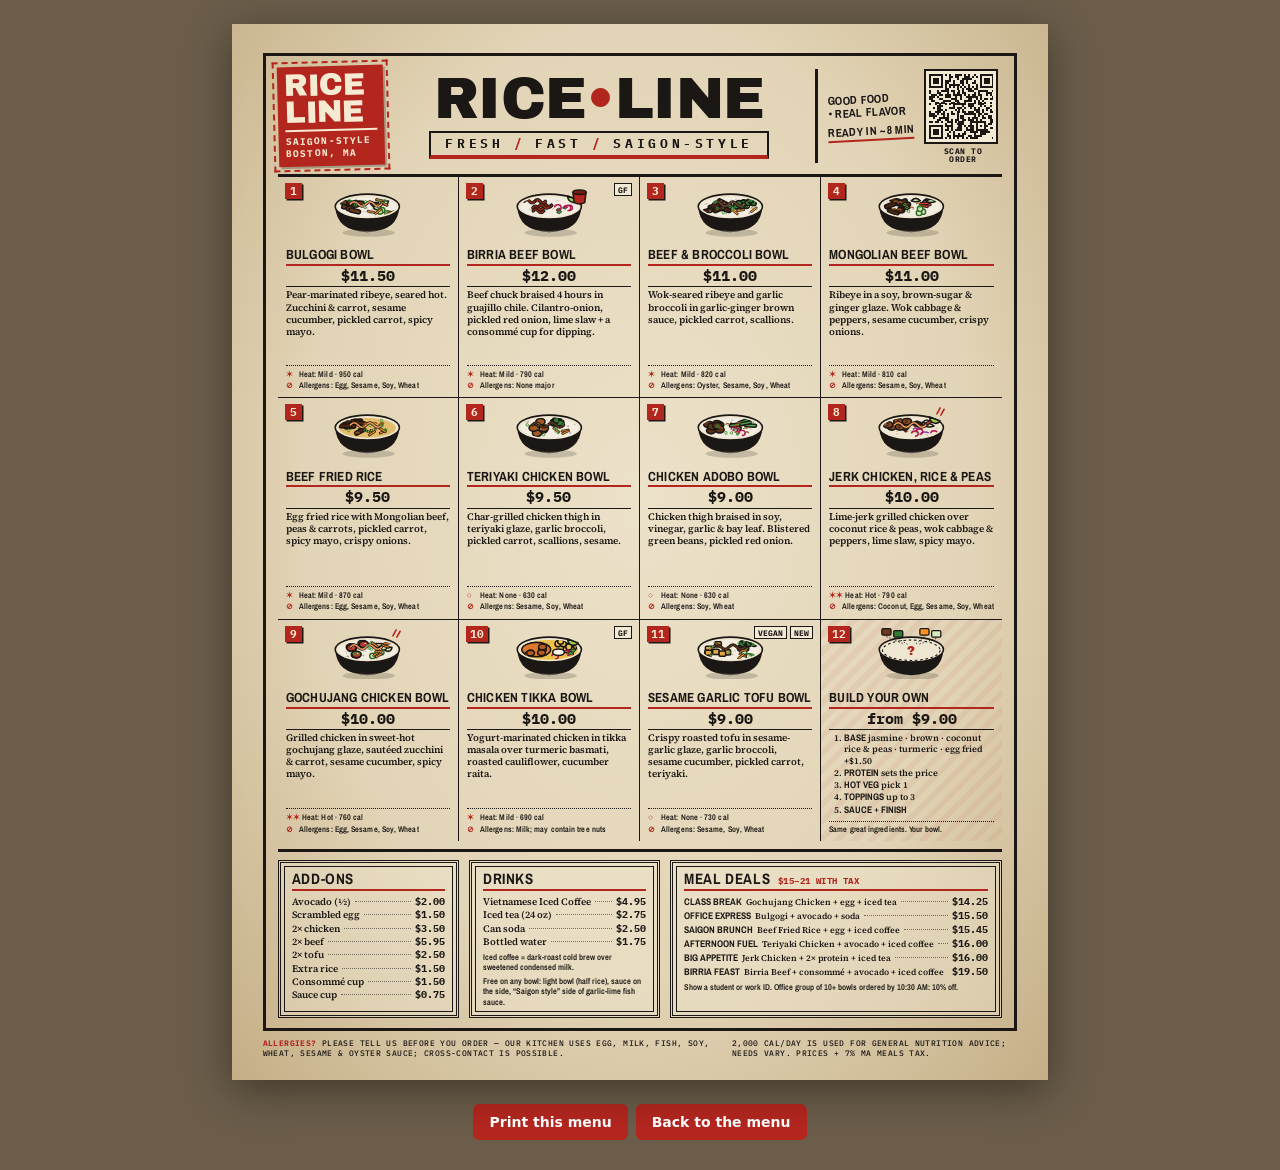
<file: print-menu.html>
<!doctype html><html lang="en"><head><meta charset="utf-8"><meta name="viewport" content="width=device-width, initial-scale=1">
<title>Riceline — Counter Menu (print)</title><link rel="icon" href="assets/icons/favicon.svg" type="image/svg+xml">
<style>
@font-face{font-family:'Archivo Narrow';font-weight:700;src:url(assets/fonts/archivo-narrow-latin-700-normal.woff2) format('woff2');font-display:block}@font-face{font-family:'Archivo Narrow';font-weight:600;src:url(assets/fonts/archivo-narrow-latin-600-normal.woff2) format('woff2');font-display:block}@font-face{font-family:'Archivo Black';font-weight:400;src:url(assets/fonts/archivo-black-latin-400-normal.woff2) format('woff2');font-display:block}@font-face{font-family:'Source Serif 4';font-weight:600;src:url(assets/fonts/source-serif-4-latin-600-normal.woff2) format('woff2');font-display:block}@font-face{font-family:'Source Serif 4';font-weight:700;src:url(assets/fonts/source-serif-4-latin-700-normal.woff2) format('woff2');font-display:block}@font-face{font-family:'IBM Plex Mono';font-weight:500;src:url(assets/fonts/ibm-plex-mono-latin-500-normal.woff2) format('woff2');font-display:block}@font-face{font-family:'IBM Plex Mono';font-weight:700;src:url(assets/fonts/ibm-plex-mono-latin-700-normal.woff2) format('woff2');font-display:block}
@page { size: 8.5in 11in; margin: 0; }
* { box-sizing: border-box; }
html, body { margin: 0; background: #6b5d4a; }
body { -webkit-print-color-adjust: exact; print-color-adjust: exact; color: #1b1714; }
.sheet { width: 8.5in; height: 11in; margin: 24px auto; position: relative; overflow: hidden; padding: .3in .32in .22in;
  background: radial-gradient(ellipse at 50% 45%, #ece1c9 0%, #e2d4b6 58%, #c4ae86 100%); box-shadow: 0 10px 40px rgba(0,0,0,.4);
  display: flex; flex-direction: column; }
.sheet::before { content: ""; position: absolute; inset: 0; background-image: url("data:image/svg+xml;utf8,&lt;svg xmlns=&%23x27;http://www.w3.org/2000/svg&%23x27; width=&%23x27;220&%23x27; height=&%23x27;220&%23x27;&gt;&lt;filter id=&%23x27;n&%23x27;&gt;&lt;feTurbulence type=&%23x27;fractalNoise&%23x27; baseFrequency=&%23x27;.85&%23x27; numOctaves=&%23x27;3&%23x27; stitchTiles=&%23x27;stitch&%23x27;/&gt;&lt;feColorMatrix values=&%23x27;0 0 0 0 .35  0 0 0 0 .27  0 0 0 0 .18  0 0 0 .22 0&%23x27;/&gt;&lt;/filter&gt;&lt;rect width=&%23x27;100%&%23x27; height=&%23x27;100%&%23x27; filter=&%23x27;url(%23n)&%23x27;/&gt;&lt;/svg&gt;"); opacity: .9; pointer-events: none; mix-blend-mode: multiply; }
.frame { position: relative; flex: 1; border: 3px solid #1b1714; display: flex; flex-direction: column; padding: 10px 12px 10px; }
/* header */
.hd { display: grid; grid-template-columns: 1.1in 1fr 1.95in; gap: 12px; align-items: center; padding-bottom: 8px; border-bottom: 3px solid #1b1714; }
.stamp { background: #b3261e; color: #f6ead2; padding: 6px 7px 7px; outline: 2px dashed #b3261e; outline-offset: 3px; transform: rotate(-1.5deg); box-shadow: 2px 2px 0 rgba(0,0,0,.25); }
.stamp b { display: block; font: 400 31px/0.86 'Archivo Black', 'Arial Black', sans-serif; letter-spacing: -.02em; border-bottom: 2px solid #f6ead2; padding-bottom: 4px; }
.stamp span { display: block; font: 700 9.5px/1.25 'IBM Plex Mono', monospace; letter-spacing: .12em; margin-top: 4px; }
.title { text-align: center; }
.title h1 { margin: 0; font: 400 58px/.9 'Archivo Black', 'Arial Black', sans-serif; letter-spacing: -.01em; }
.title h1 em { font-style: normal; color: #b3261e; }
.banner { display: inline-flex; align-items: center; gap: 10px; margin-top: 6px; border: 2px solid #1b1714; border-bottom: 4px solid #b3261e; padding: 3px 14px; font: 700 13px/1.2 'IBM Plex Mono', monospace; letter-spacing: .28em; }
.banner i { font-style: normal; color: #b3261e; }
.side { border-left: 3px solid #1b1714; padding-left: 10px; display: grid; grid-template-columns: 1fr .82in; gap: 8px; align-items: center; }
.side p { margin: 0; white-space: nowrap; font: 700 11.5px/1.15 'Archivo Narrow', sans-serif; text-transform: uppercase; letter-spacing: .03em; transform: rotate(-3deg); }
.side p + p { margin-top: 6px; }
.side p u { text-decoration: none; border-bottom: 2px solid #b3261e; }
.qr { text-align: center; font: 700 7.5px/1.1 'IBM Plex Mono', monospace; letter-spacing: .06em; }
.qr svg { width: .78in; height: .78in; display: block; background: #f3ead6; padding: 3px; border: 2px solid #1b1714; }
/* grid */
.grid { display: grid; grid-template-columns: repeat(4, 1fr); grid-template-rows: repeat(3, 1fr); flex: 1; min-height: 0; }
.cell { position: relative; padding: 5px 8px 6px; border-right: 1.5px solid #1b1714; border-bottom: 1.5px solid #1b1714; display: flex; flex-direction: column; min-height: 0; }
.cell:nth-child(4n) { border-right: 0; }
.cell:nth-last-child(-n+4) { border-bottom: 0; }
.num { position: absolute; top: 6px; left: 7px; background: #b3261e; color: #f6ead2; font: 700 11px/1 'IBM Plex Mono', monospace; padding: 3px 4px 2px; min-width: 17px; text-align: center; box-shadow: 1.5px 1.5px 0 #1b1714; }
.tags { position: absolute; top: 6px; right: 7px; display: flex; gap: 3px; }
.tg { font: 700 8px/1 'IBM Plex Mono', monospace; border: 1.5px solid #1b1714; padding: 2px 3px 1px; background: #f3ead6; }
.ic { height: .56in; display: flex; justify-content: center; margin: 1px 0 2px; }
.ic svg { height: 100%; width: auto; }
.cell h3 { margin: 0; font: 700 13.2px/1.02 'Archivo Narrow', sans-serif; letter-spacing: .015em; border-bottom: 2.5px solid #b3261e; padding-bottom: 2px; min-height: 2.07em; display: flex; align-items: flex-end; }
.pr { margin: 2px 0 2px; text-align: center; font: 700 15px/1.1 'IBM Plex Mono', monospace; border-bottom: 1.5px solid #1b1714; padding-bottom: 2px; }
.ds { margin: 0; font: 600 9.9px/1.22 'Source Serif 4', Georgia, serif; flex: 1; }
.ft { border-top: 1.5px dotted #1b1714; padding-top: 3px; margin-top: 3px; }
.ft p { margin: 0; font: 600 8.2px/1.25 'Archivo Narrow', sans-serif; letter-spacing: .01em; }
.hx { color: #b3261e; font-family: 'IBM Plex Mono', monospace; display: inline-block; min-width: 11px; }
.byo { background: repeating-linear-gradient(-45deg, transparent 0 6px, rgba(179,38,30,.06) 6px 12px); }
.steps { margin: 0; padding: 0 0 0 15px; font: 600 9px/1.25 'Source Serif 4', Georgia, serif; flex: 1; }
.steps b { font-family: 'Archivo Narrow', sans-serif; text-transform: uppercase; font-size: 9.5px; }
/* bottom boxes */
.bt { display: grid; grid-template-columns: .9fr .95fr 1.55fr; gap: 10px; margin-top: 8px; padding-top: 8px; border-top: 3px solid #1b1714; }
.box { border: 3px double #1b1714; outline: 1.5px solid #1b1714; outline-offset: -7px; padding: 8px 11px 8px; background: rgba(243,234,214,.35); }
.box h2 { margin: 0 0 4px; font: 700 15px/1 'Archivo Narrow', sans-serif; letter-spacing: .04em; border-bottom: 2.5px solid #b3261e; padding-bottom: 3px; }
.box h2 small { font: 700 8.5px 'IBM Plex Mono', monospace; letter-spacing: .05em; color: #b3261e; margin-left: 4px; }
.box ul { list-style: none; margin: 0; padding: 0; }
.box li { display: flex; align-items: baseline; gap: 4px; font: 600 9.8px/1.36 'Source Serif 4', Georgia, serif; }
.box li i { flex: 1; border-bottom: 1.5px dotted rgba(27,23,20,.55); transform: translateY(-3px); }
.box li b { font: 700 10px 'IBM Plex Mono', monospace; }
.deals li { display: flex; gap: 4px; }
.deals li span { font: 700 9.6px/1.45 'Archivo Narrow', sans-serif; text-transform: uppercase; white-space: nowrap; }
.deals li em { font: 600 8.7px/1.45 'Source Serif 4', Georgia, serif; font-style: normal; white-space: nowrap; }

.note { font: 600 8.4px/1.2 'Archivo Narrow', sans-serif; margin: 4px 0 0; }
.fx { display: flex; justify-content: space-between; gap: 20px; margin-top: 7px; font: 500 7.6px/1.4 'IBM Plex Mono', monospace; letter-spacing: .05em; text-transform: uppercase; position: relative; }
.fx b { color: #b3261e; }
@media print { html, body { background: none; } .sheet { margin: 0; box-shadow: none; } .noprint { display: none; } }
.noprint { text-align: center; margin: 16px 0 30px; font: 600 14px system-ui, sans-serif; }
.noprint a, .noprint button { color: #fff; background: #b3261e; border: 0; padding: 10px 16px; border-radius: 6px; text-decoration: none; font: inherit; cursor: pointer; margin: 0 4px; }
</style></head><body>
<div class="sheet"><div class="frame">
<header class="hd">
  <div class="stamp"><b>RICE<br>LINE</b><span>SAIGON-STYLE<br>BOSTON, MA</span></div>
  <div class="title"><h1>RICE<em>•</em>LINE</h1><div class="banner">FRESH <i>/</i> FAST <i>/</i> SAIGON-STYLE</div></div>
  <div class="side"><div><p>Good food<br>• real flavor</p><p><u>Ready in ~8 min</u></p></div><div class="qr"><svg viewBox="0 0 33 33" shape-rendering="crispEdges" fill="#1b1714" aria-label="QR code to order online"><rect x="0" y="0" width="1.02" height="1.02"/><rect x="1" y="0" width="1.02" height="1.02"/><rect x="2" y="0" width="1.02" height="1.02"/><rect x="3" y="0" width="1.02" height="1.02"/><rect x="4" y="0" width="1.02" height="1.02"/><rect x="5" y="0" width="1.02" height="1.02"/><rect x="6" y="0" width="1.02" height="1.02"/><rect x="8" y="0" width="1.02" height="1.02"/><rect x="10" y="0" width="1.02" height="1.02"/><rect x="13" y="0" width="1.02" height="1.02"/><rect x="14" y="0" width="1.02" height="1.02"/><rect x="15" y="0" width="1.02" height="1.02"/><rect x="16" y="0" width="1.02" height="1.02"/><rect x="18" y="0" width="1.02" height="1.02"/><rect x="20" y="0" width="1.02" height="1.02"/><rect x="23" y="0" width="1.02" height="1.02"/><rect x="26" y="0" width="1.02" height="1.02"/><rect x="27" y="0" width="1.02" height="1.02"/><rect x="28" y="0" width="1.02" height="1.02"/><rect x="29" y="0" width="1.02" height="1.02"/><rect x="30" y="0" width="1.02" height="1.02"/><rect x="31" y="0" width="1.02" height="1.02"/><rect x="32" y="0" width="1.02" height="1.02"/><rect x="0" y="1" width="1.02" height="1.02"/><rect x="6" y="1" width="1.02" height="1.02"/><rect x="10" y="1" width="1.02" height="1.02"/><rect x="11" y="1" width="1.02" height="1.02"/><rect x="13" y="1" width="1.02" height="1.02"/><rect x="14" y="1" width="1.02" height="1.02"/><rect x="18" y="1" width="1.02" height="1.02"/><rect x="19" y="1" width="1.02" height="1.02"/><rect x="20" y="1" width="1.02" height="1.02"/><rect x="22" y="1" width="1.02" height="1.02"/><rect x="24" y="1" width="1.02" height="1.02"/><rect x="26" y="1" width="1.02" height="1.02"/><rect x="32" y="1" width="1.02" height="1.02"/><rect x="0" y="2" width="1.02" height="1.02"/><rect x="2" y="2" width="1.02" height="1.02"/><rect x="3" y="2" width="1.02" height="1.02"/><rect x="4" y="2" width="1.02" height="1.02"/><rect x="6" y="2" width="1.02" height="1.02"/><rect x="10" y="2" width="1.02" height="1.02"/><rect x="14" y="2" width="1.02" height="1.02"/><rect x="17" y="2" width="1.02" height="1.02"/><rect x="18" y="2" width="1.02" height="1.02"/><rect x="19" y="2" width="1.02" height="1.02"/><rect x="20" y="2" width="1.02" height="1.02"/><rect x="21" y="2" width="1.02" height="1.02"/><rect x="26" y="2" width="1.02" height="1.02"/><rect x="28" y="2" width="1.02" height="1.02"/><rect x="29" y="2" width="1.02" height="1.02"/><rect x="30" y="2" width="1.02" height="1.02"/><rect x="32" y="2" width="1.02" height="1.02"/><rect x="0" y="3" width="1.02" height="1.02"/><rect x="2" y="3" width="1.02" height="1.02"/><rect x="3" y="3" width="1.02" height="1.02"/><rect x="4" y="3" width="1.02" height="1.02"/><rect x="6" y="3" width="1.02" height="1.02"/><rect x="8" y="3" width="1.02" height="1.02"/><rect x="9" y="3" width="1.02" height="1.02"/><rect x="10" y="3" width="1.02" height="1.02"/><rect x="12" y="3" width="1.02" height="1.02"/><rect x="16" y="3" width="1.02" height="1.02"/><rect x="17" y="3" width="1.02" height="1.02"/><rect x="19" y="3" width="1.02" height="1.02"/><rect x="23" y="3" width="1.02" height="1.02"/><rect x="26" y="3" width="1.02" height="1.02"/><rect x="28" y="3" width="1.02" height="1.02"/><rect x="29" y="3" width="1.02" height="1.02"/><rect x="30" y="3" width="1.02" height="1.02"/><rect x="32" y="3" width="1.02" height="1.02"/><rect x="0" y="4" width="1.02" height="1.02"/><rect x="2" y="4" width="1.02" height="1.02"/><rect x="3" y="4" width="1.02" height="1.02"/><rect x="4" y="4" width="1.02" height="1.02"/><rect x="6" y="4" width="1.02" height="1.02"/><rect x="8" y="4" width="1.02" height="1.02"/><rect x="9" y="4" width="1.02" height="1.02"/><rect x="12" y="4" width="1.02" height="1.02"/><rect x="16" y="4" width="1.02" height="1.02"/><rect x="17" y="4" width="1.02" height="1.02"/><rect x="19" y="4" width="1.02" height="1.02"/><rect x="22" y="4" width="1.02" height="1.02"/><rect x="23" y="4" width="1.02" height="1.02"/><rect x="26" y="4" width="1.02" height="1.02"/><rect x="28" y="4" width="1.02" height="1.02"/><rect x="29" y="4" width="1.02" height="1.02"/><rect x="30" y="4" width="1.02" height="1.02"/><rect x="32" y="4" width="1.02" height="1.02"/><rect x="0" y="5" width="1.02" height="1.02"/><rect x="6" y="5" width="1.02" height="1.02"/><rect x="8" y="5" width="1.02" height="1.02"/><rect x="10" y="5" width="1.02" height="1.02"/><rect x="11" y="5" width="1.02" height="1.02"/><rect x="12" y="5" width="1.02" height="1.02"/><rect x="13" y="5" width="1.02" height="1.02"/><rect x="14" y="5" width="1.02" height="1.02"/><rect x="15" y="5" width="1.02" height="1.02"/><rect x="17" y="5" width="1.02" height="1.02"/><rect x="20" y="5" width="1.02" height="1.02"/><rect x="24" y="5" width="1.02" height="1.02"/><rect x="26" y="5" width="1.02" height="1.02"/><rect x="32" y="5" width="1.02" height="1.02"/><rect x="0" y="6" width="1.02" height="1.02"/><rect x="1" y="6" width="1.02" height="1.02"/><rect x="2" y="6" width="1.02" height="1.02"/><rect x="3" y="6" width="1.02" height="1.02"/><rect x="4" y="6" width="1.02" height="1.02"/><rect x="5" y="6" width="1.02" height="1.02"/><rect x="6" y="6" width="1.02" height="1.02"/><rect x="8" y="6" width="1.02" height="1.02"/><rect x="10" y="6" width="1.02" height="1.02"/><rect x="12" y="6" width="1.02" height="1.02"/><rect x="14" y="6" width="1.02" height="1.02"/><rect x="16" y="6" width="1.02" height="1.02"/><rect x="18" y="6" width="1.02" height="1.02"/><rect x="20" y="6" width="1.02" height="1.02"/><rect x="22" y="6" width="1.02" height="1.02"/><rect x="24" y="6" width="1.02" height="1.02"/><rect x="26" y="6" width="1.02" height="1.02"/><rect x="27" y="6" width="1.02" height="1.02"/><rect x="28" y="6" width="1.02" height="1.02"/><rect x="29" y="6" width="1.02" height="1.02"/><rect x="30" y="6" width="1.02" height="1.02"/><rect x="31" y="6" width="1.02" height="1.02"/><rect x="32" y="6" width="1.02" height="1.02"/><rect x="8" y="7" width="1.02" height="1.02"/><rect x="9" y="7" width="1.02" height="1.02"/><rect x="14" y="7" width="1.02" height="1.02"/><rect x="17" y="7" width="1.02" height="1.02"/><rect x="19" y="7" width="1.02" height="1.02"/><rect x="20" y="7" width="1.02" height="1.02"/><rect x="21" y="7" width="1.02" height="1.02"/><rect x="23" y="7" width="1.02" height="1.02"/><rect x="24" y="7" width="1.02" height="1.02"/><rect x="0" y="8" width="1.02" height="1.02"/><rect x="4" y="8" width="1.02" height="1.02"/><rect x="6" y="8" width="1.02" height="1.02"/><rect x="7" y="8" width="1.02" height="1.02"/><rect x="8" y="8" width="1.02" height="1.02"/><rect x="9" y="8" width="1.02" height="1.02"/><rect x="11" y="8" width="1.02" height="1.02"/><rect x="12" y="8" width="1.02" height="1.02"/><rect x="15" y="8" width="1.02" height="1.02"/><rect x="17" y="8" width="1.02" height="1.02"/><rect x="20" y="8" width="1.02" height="1.02"/><rect x="21" y="8" width="1.02" height="1.02"/><rect x="22" y="8" width="1.02" height="1.02"/><rect x="25" y="8" width="1.02" height="1.02"/><rect x="26" y="8" width="1.02" height="1.02"/><rect x="27" y="8" width="1.02" height="1.02"/><rect x="28" y="8" width="1.02" height="1.02"/><rect x="29" y="8" width="1.02" height="1.02"/><rect x="32" y="8" width="1.02" height="1.02"/><rect x="0" y="9" width="1.02" height="1.02"/><rect x="4" y="9" width="1.02" height="1.02"/><rect x="5" y="9" width="1.02" height="1.02"/><rect x="9" y="9" width="1.02" height="1.02"/><rect x="12" y="9" width="1.02" height="1.02"/><rect x="14" y="9" width="1.02" height="1.02"/><rect x="15" y="9" width="1.02" height="1.02"/><rect x="17" y="9" width="1.02" height="1.02"/><rect x="18" y="9" width="1.02" height="1.02"/><rect x="23" y="9" width="1.02" height="1.02"/><rect x="25" y="9" width="1.02" height="1.02"/><rect x="29" y="9" width="1.02" height="1.02"/><rect x="30" y="9" width="1.02" height="1.02"/><rect x="31" y="9" width="1.02" height="1.02"/><rect x="1" y="10" width="1.02" height="1.02"/><rect x="2" y="10" width="1.02" height="1.02"/><rect x="3" y="10" width="1.02" height="1.02"/><rect x="5" y="10" width="1.02" height="1.02"/><rect x="6" y="10" width="1.02" height="1.02"/><rect x="8" y="10" width="1.02" height="1.02"/><rect x="9" y="10" width="1.02" height="1.02"/><rect x="10" y="10" width="1.02" height="1.02"/><rect x="12" y="10" width="1.02" height="1.02"/><rect x="13" y="10" width="1.02" height="1.02"/><rect x="14" y="10" width="1.02" height="1.02"/><rect x="15" y="10" width="1.02" height="1.02"/><rect x="16" y="10" width="1.02" height="1.02"/><rect x="18" y="10" width="1.02" height="1.02"/><rect x="20" y="10" width="1.02" height="1.02"/><rect x="22" y="10" width="1.02" height="1.02"/><rect x="23" y="10" width="1.02" height="1.02"/><rect x="25" y="10" width="1.02" height="1.02"/><rect x="26" y="10" width="1.02" height="1.02"/><rect x="29" y="10" width="1.02" height="1.02"/><rect x="31" y="10" width="1.02" height="1.02"/><rect x="0" y="11" width="1.02" height="1.02"/><rect x="1" y="11" width="1.02" height="1.02"/><rect x="2" y="11" width="1.02" height="1.02"/><rect x="4" y="11" width="1.02" height="1.02"/><rect x="8" y="11" width="1.02" height="1.02"/><rect x="9" y="11" width="1.02" height="1.02"/><rect x="10" y="11" width="1.02" height="1.02"/><rect x="13" y="11" width="1.02" height="1.02"/><rect x="16" y="11" width="1.02" height="1.02"/><rect x="19" y="11" width="1.02" height="1.02"/><rect x="20" y="11" width="1.02" height="1.02"/><rect x="21" y="11" width="1.02" height="1.02"/><rect x="22" y="11" width="1.02" height="1.02"/><rect x="23" y="11" width="1.02" height="1.02"/><rect x="24" y="11" width="1.02" height="1.02"/><rect x="26" y="11" width="1.02" height="1.02"/><rect x="32" y="11" width="1.02" height="1.02"/><rect x="0" y="12" width="1.02" height="1.02"/><rect x="1" y="12" width="1.02" height="1.02"/><rect x="5" y="12" width="1.02" height="1.02"/><rect x="6" y="12" width="1.02" height="1.02"/><rect x="11" y="12" width="1.02" height="1.02"/><rect x="12" y="12" width="1.02" height="1.02"/><rect x="13" y="12" width="1.02" height="1.02"/><rect x="16" y="12" width="1.02" height="1.02"/><rect x="20" y="12" width="1.02" height="1.02"/><rect x="21" y="12" width="1.02" height="1.02"/><rect x="24" y="12" width="1.02" height="1.02"/><rect x="26" y="12" width="1.02" height="1.02"/><rect x="28" y="12" width="1.02" height="1.02"/><rect x="29" y="12" width="1.02" height="1.02"/><rect x="31" y="12" width="1.02" height="1.02"/><rect x="32" y="12" width="1.02" height="1.02"/><rect x="1" y="13" width="1.02" height="1.02"/><rect x="2" y="13" width="1.02" height="1.02"/><rect x="7" y="13" width="1.02" height="1.02"/><rect x="8" y="13" width="1.02" height="1.02"/><rect x="9" y="13" width="1.02" height="1.02"/><rect x="10" y="13" width="1.02" height="1.02"/><rect x="13" y="13" width="1.02" height="1.02"/><rect x="14" y="13" width="1.02" height="1.02"/><rect x="18" y="13" width="1.02" height="1.02"/><rect x="19" y="13" width="1.02" height="1.02"/><rect x="20" y="13" width="1.02" height="1.02"/><rect x="21" y="13" width="1.02" height="1.02"/><rect x="23" y="13" width="1.02" height="1.02"/><rect x="25" y="13" width="1.02" height="1.02"/><rect x="27" y="13" width="1.02" height="1.02"/><rect x="3" y="14" width="1.02" height="1.02"/><rect x="4" y="14" width="1.02" height="1.02"/><rect x="6" y="14" width="1.02" height="1.02"/><rect x="7" y="14" width="1.02" height="1.02"/><rect x="11" y="14" width="1.02" height="1.02"/><rect x="12" y="14" width="1.02" height="1.02"/><rect x="14" y="14" width="1.02" height="1.02"/><rect x="15" y="14" width="1.02" height="1.02"/><rect x="18" y="14" width="1.02" height="1.02"/><rect x="23" y="14" width="1.02" height="1.02"/><rect x="25" y="14" width="1.02" height="1.02"/><rect x="26" y="14" width="1.02" height="1.02"/><rect x="28" y="14" width="1.02" height="1.02"/><rect x="31" y="14" width="1.02" height="1.02"/><rect x="0" y="15" width="1.02" height="1.02"/><rect x="3" y="15" width="1.02" height="1.02"/><rect x="5" y="15" width="1.02" height="1.02"/><rect x="8" y="15" width="1.02" height="1.02"/><rect x="10" y="15" width="1.02" height="1.02"/><rect x="12" y="15" width="1.02" height="1.02"/><rect x="13" y="15" width="1.02" height="1.02"/><rect x="14" y="15" width="1.02" height="1.02"/><rect x="15" y="15" width="1.02" height="1.02"/><rect x="16" y="15" width="1.02" height="1.02"/><rect x="17" y="15" width="1.02" height="1.02"/><rect x="18" y="15" width="1.02" height="1.02"/><rect x="20" y="15" width="1.02" height="1.02"/><rect x="21" y="15" width="1.02" height="1.02"/><rect x="22" y="15" width="1.02" height="1.02"/><rect x="25" y="15" width="1.02" height="1.02"/><rect x="26" y="15" width="1.02" height="1.02"/><rect x="27" y="15" width="1.02" height="1.02"/><rect x="4" y="16" width="1.02" height="1.02"/><rect x="5" y="16" width="1.02" height="1.02"/><rect x="6" y="16" width="1.02" height="1.02"/><rect x="12" y="16" width="1.02" height="1.02"/><rect x="17" y="16" width="1.02" height="1.02"/><rect x="20" y="16" width="1.02" height="1.02"/><rect x="21" y="16" width="1.02" height="1.02"/><rect x="22" y="16" width="1.02" height="1.02"/><rect x="26" y="16" width="1.02" height="1.02"/><rect x="28" y="16" width="1.02" height="1.02"/><rect x="31" y="16" width="1.02" height="1.02"/><rect x="2" y="17" width="1.02" height="1.02"/><rect x="4" y="17" width="1.02" height="1.02"/><rect x="5" y="17" width="1.02" height="1.02"/><rect x="10" y="17" width="1.02" height="1.02"/><rect x="11" y="17" width="1.02" height="1.02"/><rect x="12" y="17" width="1.02" height="1.02"/><rect x="14" y="17" width="1.02" height="1.02"/><rect x="15" y="17" width="1.02" height="1.02"/><rect x="16" y="17" width="1.02" height="1.02"/><rect x="18" y="17" width="1.02" height="1.02"/><rect x="21" y="17" width="1.02" height="1.02"/><rect x="23" y="17" width="1.02" height="1.02"/><rect x="25" y="17" width="1.02" height="1.02"/><rect x="29" y="17" width="1.02" height="1.02"/><rect x="30" y="17" width="1.02" height="1.02"/><rect x="4" y="18" width="1.02" height="1.02"/><rect x="5" y="18" width="1.02" height="1.02"/><rect x="6" y="18" width="1.02" height="1.02"/><rect x="8" y="18" width="1.02" height="1.02"/><rect x="13" y="18" width="1.02" height="1.02"/><rect x="15" y="18" width="1.02" height="1.02"/><rect x="17" y="18" width="1.02" height="1.02"/><rect x="23" y="18" width="1.02" height="1.02"/><rect x="24" y="18" width="1.02" height="1.02"/><rect x="25" y="18" width="1.02" height="1.02"/><rect x="27" y="18" width="1.02" height="1.02"/><rect x="29" y="18" width="1.02" height="1.02"/><rect x="31" y="18" width="1.02" height="1.02"/><rect x="0" y="19" width="1.02" height="1.02"/><rect x="3" y="19" width="1.02" height="1.02"/><rect x="4" y="19" width="1.02" height="1.02"/><rect x="5" y="19" width="1.02" height="1.02"/><rect x="7" y="19" width="1.02" height="1.02"/><rect x="11" y="19" width="1.02" height="1.02"/><rect x="14" y="19" width="1.02" height="1.02"/><rect x="15" y="19" width="1.02" height="1.02"/><rect x="17" y="19" width="1.02" height="1.02"/><rect x="18" y="19" width="1.02" height="1.02"/><rect x="20" y="19" width="1.02" height="1.02"/><rect x="21" y="19" width="1.02" height="1.02"/><rect x="22" y="19" width="1.02" height="1.02"/><rect x="24" y="19" width="1.02" height="1.02"/><rect x="25" y="19" width="1.02" height="1.02"/><rect x="27" y="19" width="1.02" height="1.02"/><rect x="31" y="19" width="1.02" height="1.02"/><rect x="32" y="19" width="1.02" height="1.02"/><rect x="0" y="20" width="1.02" height="1.02"/><rect x="1" y="20" width="1.02" height="1.02"/><rect x="2" y="20" width="1.02" height="1.02"/><rect x="4" y="20" width="1.02" height="1.02"/><rect x="6" y="20" width="1.02" height="1.02"/><rect x="7" y="20" width="1.02" height="1.02"/><rect x="9" y="20" width="1.02" height="1.02"/><rect x="11" y="20" width="1.02" height="1.02"/><rect x="12" y="20" width="1.02" height="1.02"/><rect x="14" y="20" width="1.02" height="1.02"/><rect x="18" y="20" width="1.02" height="1.02"/><rect x="19" y="20" width="1.02" height="1.02"/><rect x="20" y="20" width="1.02" height="1.02"/><rect x="21" y="20" width="1.02" height="1.02"/><rect x="22" y="20" width="1.02" height="1.02"/><rect x="23" y="20" width="1.02" height="1.02"/><rect x="25" y="20" width="1.02" height="1.02"/><rect x="26" y="20" width="1.02" height="1.02"/><rect x="28" y="20" width="1.02" height="1.02"/><rect x="29" y="20" width="1.02" height="1.02"/><rect x="0" y="21" width="1.02" height="1.02"/><rect x="1" y="21" width="1.02" height="1.02"/><rect x="2" y="21" width="1.02" height="1.02"/><rect x="3" y="21" width="1.02" height="1.02"/><rect x="7" y="21" width="1.02" height="1.02"/><rect x="9" y="21" width="1.02" height="1.02"/><rect x="14" y="21" width="1.02" height="1.02"/><rect x="16" y="21" width="1.02" height="1.02"/><rect x="17" y="21" width="1.02" height="1.02"/><rect x="23" y="21" width="1.02" height="1.02"/><rect x="25" y="21" width="1.02" height="1.02"/><rect x="27" y="21" width="1.02" height="1.02"/><rect x="30" y="21" width="1.02" height="1.02"/><rect x="31" y="21" width="1.02" height="1.02"/><rect x="2" y="22" width="1.02" height="1.02"/><rect x="5" y="22" width="1.02" height="1.02"/><rect x="6" y="22" width="1.02" height="1.02"/><rect x="7" y="22" width="1.02" height="1.02"/><rect x="8" y="22" width="1.02" height="1.02"/><rect x="9" y="22" width="1.02" height="1.02"/><rect x="14" y="22" width="1.02" height="1.02"/><rect x="16" y="22" width="1.02" height="1.02"/><rect x="17" y="22" width="1.02" height="1.02"/><rect x="20" y="22" width="1.02" height="1.02"/><rect x="22" y="22" width="1.02" height="1.02"/><rect x="23" y="22" width="1.02" height="1.02"/><rect x="24" y="22" width="1.02" height="1.02"/><rect x="27" y="22" width="1.02" height="1.02"/><rect x="28" y="22" width="1.02" height="1.02"/><rect x="30" y="22" width="1.02" height="1.02"/><rect x="31" y="22" width="1.02" height="1.02"/><rect x="4" y="23" width="1.02" height="1.02"/><rect x="5" y="23" width="1.02" height="1.02"/><rect x="8" y="23" width="1.02" height="1.02"/><rect x="9" y="23" width="1.02" height="1.02"/><rect x="11" y="23" width="1.02" height="1.02"/><rect x="13" y="23" width="1.02" height="1.02"/><rect x="14" y="23" width="1.02" height="1.02"/><rect x="17" y="23" width="1.02" height="1.02"/><rect x="18" y="23" width="1.02" height="1.02"/><rect x="20" y="23" width="1.02" height="1.02"/><rect x="21" y="23" width="1.02" height="1.02"/><rect x="22" y="23" width="1.02" height="1.02"/><rect x="24" y="23" width="1.02" height="1.02"/><rect x="26" y="23" width="1.02" height="1.02"/><rect x="31" y="23" width="1.02" height="1.02"/><rect x="32" y="23" width="1.02" height="1.02"/><rect x="0" y="24" width="1.02" height="1.02"/><rect x="1" y="24" width="1.02" height="1.02"/><rect x="3" y="24" width="1.02" height="1.02"/><rect x="4" y="24" width="1.02" height="1.02"/><rect x="6" y="24" width="1.02" height="1.02"/><rect x="9" y="24" width="1.02" height="1.02"/><rect x="10" y="24" width="1.02" height="1.02"/><rect x="11" y="24" width="1.02" height="1.02"/><rect x="13" y="24" width="1.02" height="1.02"/><rect x="15" y="24" width="1.02" height="1.02"/><rect x="16" y="24" width="1.02" height="1.02"/><rect x="17" y="24" width="1.02" height="1.02"/><rect x="21" y="24" width="1.02" height="1.02"/><rect x="22" y="24" width="1.02" height="1.02"/><rect x="23" y="24" width="1.02" height="1.02"/><rect x="24" y="24" width="1.02" height="1.02"/><rect x="25" y="24" width="1.02" height="1.02"/><rect x="26" y="24" width="1.02" height="1.02"/><rect x="27" y="24" width="1.02" height="1.02"/><rect x="28" y="24" width="1.02" height="1.02"/><rect x="31" y="24" width="1.02" height="1.02"/><rect x="32" y="24" width="1.02" height="1.02"/><rect x="8" y="25" width="1.02" height="1.02"/><rect x="11" y="25" width="1.02" height="1.02"/><rect x="14" y="25" width="1.02" height="1.02"/><rect x="15" y="25" width="1.02" height="1.02"/><rect x="16" y="25" width="1.02" height="1.02"/><rect x="17" y="25" width="1.02" height="1.02"/><rect x="21" y="25" width="1.02" height="1.02"/><rect x="24" y="25" width="1.02" height="1.02"/><rect x="28" y="25" width="1.02" height="1.02"/><rect x="30" y="25" width="1.02" height="1.02"/><rect x="31" y="25" width="1.02" height="1.02"/><rect x="0" y="26" width="1.02" height="1.02"/><rect x="1" y="26" width="1.02" height="1.02"/><rect x="2" y="26" width="1.02" height="1.02"/><rect x="3" y="26" width="1.02" height="1.02"/><rect x="4" y="26" width="1.02" height="1.02"/><rect x="5" y="26" width="1.02" height="1.02"/><rect x="6" y="26" width="1.02" height="1.02"/><rect x="8" y="26" width="1.02" height="1.02"/><rect x="9" y="26" width="1.02" height="1.02"/><rect x="10" y="26" width="1.02" height="1.02"/><rect x="11" y="26" width="1.02" height="1.02"/><rect x="15" y="26" width="1.02" height="1.02"/><rect x="16" y="26" width="1.02" height="1.02"/><rect x="18" y="26" width="1.02" height="1.02"/><rect x="20" y="26" width="1.02" height="1.02"/><rect x="21" y="26" width="1.02" height="1.02"/><rect x="22" y="26" width="1.02" height="1.02"/><rect x="24" y="26" width="1.02" height="1.02"/><rect x="26" y="26" width="1.02" height="1.02"/><rect x="28" y="26" width="1.02" height="1.02"/><rect x="29" y="26" width="1.02" height="1.02"/><rect x="0" y="27" width="1.02" height="1.02"/><rect x="6" y="27" width="1.02" height="1.02"/><rect x="9" y="27" width="1.02" height="1.02"/><rect x="11" y="27" width="1.02" height="1.02"/><rect x="14" y="27" width="1.02" height="1.02"/><rect x="15" y="27" width="1.02" height="1.02"/><rect x="16" y="27" width="1.02" height="1.02"/><rect x="19" y="27" width="1.02" height="1.02"/><rect x="21" y="27" width="1.02" height="1.02"/><rect x="22" y="27" width="1.02" height="1.02"/><rect x="24" y="27" width="1.02" height="1.02"/><rect x="28" y="27" width="1.02" height="1.02"/><rect x="31" y="27" width="1.02" height="1.02"/><rect x="32" y="27" width="1.02" height="1.02"/><rect x="0" y="28" width="1.02" height="1.02"/><rect x="2" y="28" width="1.02" height="1.02"/><rect x="3" y="28" width="1.02" height="1.02"/><rect x="4" y="28" width="1.02" height="1.02"/><rect x="6" y="28" width="1.02" height="1.02"/><rect x="8" y="28" width="1.02" height="1.02"/><rect x="9" y="28" width="1.02" height="1.02"/><rect x="11" y="28" width="1.02" height="1.02"/><rect x="13" y="28" width="1.02" height="1.02"/><rect x="14" y="28" width="1.02" height="1.02"/><rect x="15" y="28" width="1.02" height="1.02"/><rect x="16" y="28" width="1.02" height="1.02"/><rect x="19" y="28" width="1.02" height="1.02"/><rect x="20" y="28" width="1.02" height="1.02"/><rect x="21" y="28" width="1.02" height="1.02"/><rect x="22" y="28" width="1.02" height="1.02"/><rect x="24" y="28" width="1.02" height="1.02"/><rect x="25" y="28" width="1.02" height="1.02"/><rect x="26" y="28" width="1.02" height="1.02"/><rect x="27" y="28" width="1.02" height="1.02"/><rect x="28" y="28" width="1.02" height="1.02"/><rect x="29" y="28" width="1.02" height="1.02"/><rect x="0" y="29" width="1.02" height="1.02"/><rect x="2" y="29" width="1.02" height="1.02"/><rect x="3" y="29" width="1.02" height="1.02"/><rect x="4" y="29" width="1.02" height="1.02"/><rect x="6" y="29" width="1.02" height="1.02"/><rect x="10" y="29" width="1.02" height="1.02"/><rect x="12" y="29" width="1.02" height="1.02"/><rect x="18" y="29" width="1.02" height="1.02"/><rect x="21" y="29" width="1.02" height="1.02"/><rect x="22" y="29" width="1.02" height="1.02"/><rect x="23" y="29" width="1.02" height="1.02"/><rect x="24" y="29" width="1.02" height="1.02"/><rect x="26" y="29" width="1.02" height="1.02"/><rect x="27" y="29" width="1.02" height="1.02"/><rect x="28" y="29" width="1.02" height="1.02"/><rect x="29" y="29" width="1.02" height="1.02"/><rect x="30" y="29" width="1.02" height="1.02"/><rect x="0" y="30" width="1.02" height="1.02"/><rect x="2" y="30" width="1.02" height="1.02"/><rect x="3" y="30" width="1.02" height="1.02"/><rect x="4" y="30" width="1.02" height="1.02"/><rect x="6" y="30" width="1.02" height="1.02"/><rect x="9" y="30" width="1.02" height="1.02"/><rect x="12" y="30" width="1.02" height="1.02"/><rect x="15" y="30" width="1.02" height="1.02"/><rect x="17" y="30" width="1.02" height="1.02"/><rect x="18" y="30" width="1.02" height="1.02"/><rect x="23" y="30" width="1.02" height="1.02"/><rect x="26" y="30" width="1.02" height="1.02"/><rect x="27" y="30" width="1.02" height="1.02"/><rect x="28" y="30" width="1.02" height="1.02"/><rect x="0" y="31" width="1.02" height="1.02"/><rect x="6" y="31" width="1.02" height="1.02"/><rect x="9" y="31" width="1.02" height="1.02"/><rect x="10" y="31" width="1.02" height="1.02"/><rect x="12" y="31" width="1.02" height="1.02"/><rect x="13" y="31" width="1.02" height="1.02"/><rect x="14" y="31" width="1.02" height="1.02"/><rect x="15" y="31" width="1.02" height="1.02"/><rect x="16" y="31" width="1.02" height="1.02"/><rect x="17" y="31" width="1.02" height="1.02"/><rect x="20" y="31" width="1.02" height="1.02"/><rect x="21" y="31" width="1.02" height="1.02"/><rect x="23" y="31" width="1.02" height="1.02"/><rect x="24" y="31" width="1.02" height="1.02"/><rect x="25" y="31" width="1.02" height="1.02"/><rect x="26" y="31" width="1.02" height="1.02"/><rect x="0" y="32" width="1.02" height="1.02"/><rect x="1" y="32" width="1.02" height="1.02"/><rect x="2" y="32" width="1.02" height="1.02"/><rect x="3" y="32" width="1.02" height="1.02"/><rect x="4" y="32" width="1.02" height="1.02"/><rect x="5" y="32" width="1.02" height="1.02"/><rect x="6" y="32" width="1.02" height="1.02"/><rect x="8" y="32" width="1.02" height="1.02"/><rect x="10" y="32" width="1.02" height="1.02"/><rect x="12" y="32" width="1.02" height="1.02"/><rect x="14" y="32" width="1.02" height="1.02"/><rect x="17" y="32" width="1.02" height="1.02"/><rect x="19" y="32" width="1.02" height="1.02"/><rect x="21" y="32" width="1.02" height="1.02"/><rect x="22" y="32" width="1.02" height="1.02"/><rect x="23" y="32" width="1.02" height="1.02"/><rect x="24" y="32" width="1.02" height="1.02"/><rect x="32" y="32" width="1.02" height="1.02"/></svg><div style="margin-top:3px">SCAN TO<br>ORDER</div></div></div>
</header>
<section class="grid"><article class="cell"><span class="num">1</span><div class="ic"><svg viewBox="0 0 120 82" aria-hidden="true"><ellipse cx="62" cy="76" rx="40" ry="6" fill="#1b1714" opacity=".18"/><path d="M11 36 Q13 74 60 75 Q107 74 109 36 Z" fill="#1b1714"/><path d="M30 70 Q60 78 90 70" stroke="#e8dcc2" stroke-width="1.6" fill="none" opacity=".35"/><ellipse cx="60" cy="36" rx="49" ry="19" fill="#efe6d2" stroke="#1b1714" stroke-width="2.4" stroke-linejoin="round"/><clipPath id="c7"><ellipse cx="60" cy="36" rx="44" ry="15.5"/></clipPath><g clip-path="url(#c7)"><ellipse cx="60" cy="37" rx="44" ry="15.5" fill="#f4eee2"/><path d="M45.9 27.6 q2 -2 4 0" stroke="#b9a98a" stroke-width="1" fill="none"/><path d="M72.1 25.7 q2 -2 4 0" stroke="#b9a98a" stroke-width="1" fill="none"/><path d="M62.9 32.8 q2 -2 4 0" stroke="#b9a98a" stroke-width="1" fill="none"/><path d="M24.6 36.2 q2 -2 4 0" stroke="#b9a98a" stroke-width="1" fill="none"/><path d="M23.0 34.4 q2 -2 4 0" stroke="#b9a98a" stroke-width="1" fill="none"/><path d="M25.6 26.2 q2 -2 4 0" stroke="#b9a98a" stroke-width="1" fill="none"/><path d="M54.0 43.8 q2 -2 4 0" stroke="#b9a98a" stroke-width="1" fill="none"/><path d="M29.9 29.4 q2 -2 4 0" stroke="#b9a98a" stroke-width="1" fill="none"/><path d="M70.2 46.7 q2 -2 4 0" stroke="#b9a98a" stroke-width="1" fill="none"/><path d="M66.2 33.5 q2 -2 4 0" stroke="#b9a98a" stroke-width="1" fill="none"/><path d="M98.1 25.1 q2 -2 4 0" stroke="#b9a98a" stroke-width="1" fill="none"/><path d="M88.7 31.0 q2 -2 4 0" stroke="#b9a98a" stroke-width="1" fill="none"/><path d="M31.5 26.8 q2 -2 4 0" stroke="#b9a98a" stroke-width="1" fill="none"/><path d="M44.7 43.6 q2 -2 4 0" stroke="#b9a98a" stroke-width="1" fill="none"/><rect x="20.8" y="34.1" width="18" height="6" rx="3" fill="#6d3a1d" stroke="#1b1714" stroke-width="2.4" stroke-linejoin="round" transform="rotate(8 29.8 37.1)"/><rect x="26.9" y="33.4" width="18" height="6" rx="3" fill="#6d3a1d" stroke="#1b1714" stroke-width="2.4" stroke-linejoin="round" transform="rotate(-26 35.9 36.4)"/><rect x="16.9" y="26.9" width="18" height="6" rx="3" fill="#6d3a1d" stroke="#1b1714" stroke-width="2.4" stroke-linejoin="round" transform="rotate(11 25.9 29.9)"/><rect x="28.7" y="29.0" width="18" height="6" rx="3" fill="#6d3a1d" stroke="#1b1714" stroke-width="2.4" stroke-linejoin="round" transform="rotate(5 37.7 32.0)"/><rect x="29.5" y="28.7" width="18" height="6" rx="3" fill="#6d3a1d" stroke="#1b1714" stroke-width="2.4" stroke-linejoin="round" transform="rotate(18 38.5 31.7)"/><rect x="37.4" y="27.6" width="18" height="6" rx="3" fill="#6d3a1d" stroke="#1b1714" stroke-width="2.4" stroke-linejoin="round" transform="rotate(4 46.4 30.6)"/><rect x="31.8" y="39.6" width="18" height="6" rx="3" fill="#6d3a1d" stroke="#1b1714" stroke-width="2.4" stroke-linejoin="round" transform="rotate(14 40.8 42.6)"/><path d="M68.9 34.8 a6 6 0 0 0 12 0z" fill="#d7e9b0" stroke="#1b1714" stroke-width="2.4" stroke-linejoin="round"/><path d="M64.8 29.8 a6 6 0 0 0 12 0z" fill="#d7e9b0" stroke="#1b1714" stroke-width="2.4" stroke-linejoin="round"/><path d="M80.2 27.4 a6 6 0 0 0 12 0z" fill="#d7e9b0" stroke="#1b1714" stroke-width="2.4" stroke-linejoin="round"/><rect x="72.7" y="24.8" width="12" height="3.2" fill="#ef7d1a" stroke="#1b1714" stroke-width="1.2" transform="rotate(13 78.7 26.4)"/><rect x="79.9" y="30.1" width="12" height="3.2" fill="#ef7d1a" stroke="#1b1714" stroke-width="1.2" transform="rotate(30 85.9 31.7)"/><rect x="68.2" y="31.4" width="12" height="3.2" fill="#ef7d1a" stroke="#1b1714" stroke-width="1.2" transform="rotate(8 74.2 33.0)"/><circle cx="82.6" cy="41.6" r="4.2" fill="#d5ebbd" stroke="#2f6b25" stroke-width="2.2"/><circle cx="90.9" cy="46.4" r="4.2" fill="#d5ebbd" stroke="#2f6b25" stroke-width="2.2"/><circle cx="79.2" cy="43.6" r="4.2" fill="#d5ebbd" stroke="#2f6b25" stroke-width="2.2"/><rect x="59.9" y="42.6" width="12" height="2.8" fill="#ff8f1f" stroke="#1b1714" stroke-width="1.1" transform="rotate(12 65.9 44.0)"/><rect x="89.8" y="43.8" width="12" height="2.8" fill="#ff8f1f" stroke="#1b1714" stroke-width="1.1" transform="rotate(-17 95.8 45.2)"/><rect x="70.3" y="42.3" width="12" height="2.8" fill="#ff8f1f" stroke="#1b1714" stroke-width="1.1" transform="rotate(-38 76.3 43.7)"/><path d="M34 32 q6 -7 12 0 t12 0 t12 0 t12 0" stroke="#1b1714" stroke-width="4.6" fill="none" stroke-linecap="round"/><path d="M34 32 q6 -7 12 0 t12 0 t12 0 t12 0" stroke="#f29b5c" stroke-width="2.4" fill="none" stroke-linecap="round"/><circle cx="57.2" cy="28.7" r="1.9" fill="none" stroke="#3f9a3c" stroke-width="1.4"/><circle cx="32.4" cy="26.3" r="1.9" fill="none" stroke="#3f9a3c" stroke-width="1.4"/><circle cx="79.3" cy="27.8" r="1.9" fill="none" stroke="#3f9a3c" stroke-width="1.4"/><circle cx="41.8" cy="33.6" r="1.9" fill="none" stroke="#3f9a3c" stroke-width="1.4"/><circle cx="86.7" cy="26.8" r="1.9" fill="none" stroke="#3f9a3c" stroke-width="1.4"/><circle cx="56.3" cy="37.1" r="1.9" fill="none" stroke="#3f9a3c" stroke-width="1.4"/><ellipse cx="87.6" cy="43.0" rx="1.3" ry=".7" fill="#fff6dc" stroke="#1b1714" stroke-width=".4"/><ellipse cx="86.2" cy="31.1" rx="1.3" ry=".7" fill="#fff6dc" stroke="#1b1714" stroke-width=".4"/><ellipse cx="53.9" cy="32.9" rx="1.3" ry=".7" fill="#fff6dc" stroke="#1b1714" stroke-width=".4"/><ellipse cx="87.7" cy="46.1" rx="1.3" ry=".7" fill="#fff6dc" stroke="#1b1714" stroke-width=".4"/><ellipse cx="34.9" cy="28.9" rx="1.3" ry=".7" fill="#fff6dc" stroke="#1b1714" stroke-width=".4"/><ellipse cx="40.7" cy="30.1" rx="1.3" ry=".7" fill="#fff6dc" stroke="#1b1714" stroke-width=".4"/><ellipse cx="58.9" cy="38.0" rx="1.3" ry=".7" fill="#fff6dc" stroke="#1b1714" stroke-width=".4"/><ellipse cx="42.9" cy="25.1" rx="1.3" ry=".7" fill="#fff6dc" stroke="#1b1714" stroke-width=".4"/><ellipse cx="54.2" cy="33.1" rx="1.3" ry=".7" fill="#fff6dc" stroke="#1b1714" stroke-width=".4"/><ellipse cx="64.8" cy="46.0" rx="1.3" ry=".7" fill="#fff6dc" stroke="#1b1714" stroke-width=".4"/><ellipse cx="73.7" cy="36.3" rx="1.3" ry=".7" fill="#fff6dc" stroke="#1b1714" stroke-width=".4"/><ellipse cx="68.5" cy="39.9" rx="1.3" ry=".7" fill="#fff6dc" stroke="#1b1714" stroke-width=".4"/></g></svg></div>
<h3>BULGOGI BOWL</h3><p class="pr">$11.50</p><p class="ds">Pear-marinated ribeye, seared hot. Zucchini &amp; carrot, sesame cucumber, pickled carrot, spicy mayo.</p>
<div class="ft"><p><b class="hx">✶</b> Heat: Mild · 950 cal</p><p><b class="hx">⊘</b> Allergens: Egg, Sesame, Soy, Wheat</p></div></article><article class="cell"><span class="num">2</span><span class="tags"><span class="tg">GF</span></span><div class="ic"><svg viewBox="0 0 120 82" aria-hidden="true"><ellipse cx="62" cy="76" rx="40" ry="6" fill="#1b1714" opacity=".18"/><path d="M11 36 Q13 74 60 75 Q107 74 109 36 Z" fill="#1b1714"/><path d="M30 70 Q60 78 90 70" stroke="#e8dcc2" stroke-width="1.6" fill="none" opacity=".35"/><ellipse cx="60" cy="36" rx="49" ry="19" fill="#efe6d2" stroke="#1b1714" stroke-width="2.4" stroke-linejoin="round"/><clipPath id="c14"><ellipse cx="60" cy="36" rx="44" ry="15.5"/></clipPath><g clip-path="url(#c14)"><ellipse cx="60" cy="37" rx="44" ry="15.5" fill="#f4eee2"/><path d="M28.5 40.9 q2 -2 4 0" stroke="#b9a98a" stroke-width="1" fill="none"/><path d="M72.2 46.6 q2 -2 4 0" stroke="#b9a98a" stroke-width="1" fill="none"/><path d="M41.7 30.1 q2 -2 4 0" stroke="#b9a98a" stroke-width="1" fill="none"/><path d="M78.7 39.8 q2 -2 4 0" stroke="#b9a98a" stroke-width="1" fill="none"/><path d="M44.2 40.4 q2 -2 4 0" stroke="#b9a98a" stroke-width="1" fill="none"/><path d="M51.7 42.7 q2 -2 4 0" stroke="#b9a98a" stroke-width="1" fill="none"/><path d="M29.5 29.4 q2 -2 4 0" stroke="#b9a98a" stroke-width="1" fill="none"/><path d="M92.1 32.6 q2 -2 4 0" stroke="#b9a98a" stroke-width="1" fill="none"/><path d="M40.8 43.3 q2 -2 4 0" stroke="#b9a98a" stroke-width="1" fill="none"/><path d="M70.5 27.6 q2 -2 4 0" stroke="#b9a98a" stroke-width="1" fill="none"/><path d="M64.1 39.9 q2 -2 4 0" stroke="#b9a98a" stroke-width="1" fill="none"/><path d="M33.2 39.6 q2 -2 4 0" stroke="#b9a98a" stroke-width="1" fill="none"/><path d="M29.8 32.1 q2 -2 4 0" stroke="#b9a98a" stroke-width="1" fill="none"/><path d="M26.7 28.9 q2 -2 4 0" stroke="#b9a98a" stroke-width="1" fill="none"/><path d="M47.3 33.7 q4 -5 8 0 t8 0" stroke="#1b1714" stroke-width="5.2" fill="none" stroke-linecap="round"/><path d="M47.3 33.7 q4 -5 8 0 t8 0" stroke="#8c2a17" stroke-width="2.6" fill="none" stroke-linecap="round"/><path d="M47.7 34.3 q4 -5 8 0 t8 0" stroke="#1b1714" stroke-width="5.2" fill="none" stroke-linecap="round"/><path d="M47.7 34.3 q4 -5 8 0 t8 0" stroke="#8c2a17" stroke-width="2.6" fill="none" stroke-linecap="round"/><path d="M35.4 42.6 q4 -5 8 0 t8 0" stroke="#1b1714" stroke-width="5.2" fill="none" stroke-linecap="round"/><path d="M35.4 42.6 q4 -5 8 0 t8 0" stroke="#8c2a17" stroke-width="2.6" fill="none" stroke-linecap="round"/><path d="M38.0 28.1 q4 -5 8 0 t8 0" stroke="#1b1714" stroke-width="5.2" fill="none" stroke-linecap="round"/><path d="M38.0 28.1 q4 -5 8 0 t8 0" stroke="#8c2a17" stroke-width="2.6" fill="none" stroke-linecap="round"/><path d="M34.9 38.0 q4 -5 8 0 t8 0" stroke="#1b1714" stroke-width="5.2" fill="none" stroke-linecap="round"/><path d="M34.9 38.0 q4 -5 8 0 t8 0" stroke="#8c2a17" stroke-width="2.6" fill="none" stroke-linecap="round"/><path d="M21.8 27.8 q4 -5 8 0 t8 0" stroke="#1b1714" stroke-width="5.2" fill="none" stroke-linecap="round"/><path d="M21.8 27.8 q4 -5 8 0 t8 0" stroke="#8c2a17" stroke-width="2.6" fill="none" stroke-linecap="round"/><path d="M44.0 35.8 q4 -5 8 0 t8 0" stroke="#1b1714" stroke-width="5.2" fill="none" stroke-linecap="round"/><path d="M44.0 35.8 q4 -5 8 0 t8 0" stroke="#8c2a17" stroke-width="2.6" fill="none" stroke-linecap="round"/><path d="M70.2 41.5 q4 -6 8 -1 q-3 5 -8 1z" fill="#3f9a3c" stroke="#1b1714" stroke-width="1"/><path d="M71.0 45.0 q4 -6 8 -1 q-3 5 -8 1z" fill="#3f9a3c" stroke="#1b1714" stroke-width="1"/><path d="M80.0 38.0 q4 -6 8 -1 q-3 5 -8 1z" fill="#3f9a3c" stroke="#1b1714" stroke-width="1"/><path d="M85.2 37.9 a5 4 0 1 1 5 4" stroke="#b0154f" stroke-width="2.2" fill="none"/><path d="M68.0 37.3 a5 4 0 1 1 5 4" stroke="#b0154f" stroke-width="2.2" fill="none"/><path d="M82.7 38.1 a5 4 0 1 1 5 4" stroke="#b0154f" stroke-width="2.2" fill="none"/></g><path d="M88 20 a9 9 0 0 0 16 6z" fill="#9ccc4a" stroke="#1b1714" stroke-width="2.4" stroke-linejoin="round"/><path d="M96 14 h20 l-2 16 q-8 4 -16 0z" fill="#b3261e" stroke="#1b1714" stroke-width="2.4" stroke-linejoin="round"/><ellipse cx="106" cy="14" rx="10" ry="3.4" fill="#7a1c10" stroke="#1b1714" stroke-width="2.4" stroke-linejoin="round"/></svg></div>
<h3>BIRRIA BEEF BOWL</h3><p class="pr">$12.00</p><p class="ds">Beef chuck braised 4 hours in guajillo chile. Cilantro-onion, pickled red onion, lime slaw + a consommé cup for dipping.</p>
<div class="ft"><p><b class="hx">✶</b> Heat: Mild · 790 cal</p><p><b class="hx">⊘</b> Allergens: None major</p></div></article><article class="cell"><span class="num">3</span><div class="ic"><svg viewBox="0 0 120 82" aria-hidden="true"><ellipse cx="62" cy="76" rx="40" ry="6" fill="#1b1714" opacity=".18"/><path d="M11 36 Q13 74 60 75 Q107 74 109 36 Z" fill="#1b1714"/><path d="M30 70 Q60 78 90 70" stroke="#e8dcc2" stroke-width="1.6" fill="none" opacity=".35"/><ellipse cx="60" cy="36" rx="49" ry="19" fill="#efe6d2" stroke="#1b1714" stroke-width="2.4" stroke-linejoin="round"/><clipPath id="c21"><ellipse cx="60" cy="36" rx="44" ry="15.5"/></clipPath><g clip-path="url(#c21)"><ellipse cx="60" cy="37" rx="44" ry="15.5" fill="#f4eee2"/><path d="M33.2 40.6 q2 -2 4 0" stroke="#b9a98a" stroke-width="1" fill="none"/><path d="M70.8 35.5 q2 -2 4 0" stroke="#b9a98a" stroke-width="1" fill="none"/><path d="M37.3 43.0 q2 -2 4 0" stroke="#b9a98a" stroke-width="1" fill="none"/><path d="M84.6 36.3 q2 -2 4 0" stroke="#b9a98a" stroke-width="1" fill="none"/><path d="M60.4 29.7 q2 -2 4 0" stroke="#b9a98a" stroke-width="1" fill="none"/><path d="M20.3 32.9 q2 -2 4 0" stroke="#b9a98a" stroke-width="1" fill="none"/><path d="M66.8 25.7 q2 -2 4 0" stroke="#b9a98a" stroke-width="1" fill="none"/><path d="M83.5 29.6 q2 -2 4 0" stroke="#b9a98a" stroke-width="1" fill="none"/><path d="M38.6 25.0 q2 -2 4 0" stroke="#b9a98a" stroke-width="1" fill="none"/><path d="M99.8 41.7 q2 -2 4 0" stroke="#b9a98a" stroke-width="1" fill="none"/><path d="M90.0 38.8 q2 -2 4 0" stroke="#b9a98a" stroke-width="1" fill="none"/><path d="M22.7 31.9 q2 -2 4 0" stroke="#b9a98a" stroke-width="1" fill="none"/><path d="M59.8 26.8 q2 -2 4 0" stroke="#b9a98a" stroke-width="1" fill="none"/><path d="M96.2 32.8 q2 -2 4 0" stroke="#b9a98a" stroke-width="1" fill="none"/><rect x="20.0" y="38.5" width="18" height="6" rx="3" fill="#4b2312" stroke="#1b1714" stroke-width="2.4" stroke-linejoin="round" transform="rotate(-23 29.0 41.5)"/><rect x="44.7" y="31.6" width="18" height="6" rx="3" fill="#4b2312" stroke="#1b1714" stroke-width="2.4" stroke-linejoin="round" transform="rotate(3 53.7 34.6)"/><rect x="26.0" y="32.2" width="18" height="6" rx="3" fill="#4b2312" stroke="#1b1714" stroke-width="2.4" stroke-linejoin="round" transform="rotate(-19 35.0 35.2)"/><rect x="16.2" y="39.5" width="18" height="6" rx="3" fill="#4b2312" stroke="#1b1714" stroke-width="2.4" stroke-linejoin="round" transform="rotate(-16 25.2 42.5)"/><rect x="40.0" y="27.0" width="18" height="6" rx="3" fill="#4b2312" stroke="#1b1714" stroke-width="2.4" stroke-linejoin="round" transform="rotate(28 49.0 30.0)"/><rect x="43.6" y="37.3" width="18" height="6" rx="3" fill="#4b2312" stroke="#1b1714" stroke-width="2.4" stroke-linejoin="round" transform="rotate(16 52.6 40.3)"/><rect x="33.6" y="36.9" width="18" height="6" rx="3" fill="#4b2312" stroke="#1b1714" stroke-width="2.4" stroke-linejoin="round" transform="rotate(-23 42.6 39.9)"/><circle cx="76.4" cy="34.3" r="4.6" fill="#2f7d32" stroke="#1b1714" stroke-width="2.4" stroke-linejoin="round"/><circle cx="84.4" cy="34.3" r="4.6" fill="#2f7d32" stroke="#1b1714" stroke-width="2.4" stroke-linejoin="round"/><circle cx="80.4" cy="30.3" r="4.6" fill="#2f7d32" stroke="#1b1714" stroke-width="2.4" stroke-linejoin="round"/><circle cx="69.2" cy="35.2" r="4.6" fill="#2f7d32" stroke="#1b1714" stroke-width="2.4" stroke-linejoin="round"/><circle cx="77.2" cy="35.2" r="4.6" fill="#2f7d32" stroke="#1b1714" stroke-width="2.4" stroke-linejoin="round"/><circle cx="73.2" cy="31.2" r="4.6" fill="#2f7d32" stroke="#1b1714" stroke-width="2.4" stroke-linejoin="round"/><circle cx="87.1" cy="30.1" r="4.6" fill="#2f7d32" stroke="#1b1714" stroke-width="2.4" stroke-linejoin="round"/><circle cx="95.1" cy="30.1" r="4.6" fill="#2f7d32" stroke="#1b1714" stroke-width="2.4" stroke-linejoin="round"/><circle cx="91.1" cy="26.1" r="4.6" fill="#2f7d32" stroke="#1b1714" stroke-width="2.4" stroke-linejoin="round"/><rect x="69.7" y="40.1" width="12" height="2.8" fill="#ff8f1f" stroke="#1b1714" stroke-width="1.1" transform="rotate(-9 75.7 41.5)"/><rect x="89.8" y="39.5" width="12" height="2.8" fill="#ff8f1f" stroke="#1b1714" stroke-width="1.1" transform="rotate(-38 95.8 40.9)"/><rect x="61.0" y="42.8" width="12" height="2.8" fill="#ff8f1f" stroke="#1b1714" stroke-width="1.1" transform="rotate(39 67.0 44.2)"/><path d="M34 32 q6 -7 12 0 t12 0 t12 0 t12 0" stroke="#1b1714" stroke-width="4.6" fill="none" stroke-linecap="round"/><path d="M34 32 q6 -7 12 0 t12 0 t12 0 t12 0" stroke="#6a4733" stroke-width="2.4" fill="none" stroke-linecap="round"/><circle cx="59.7" cy="35.8" r="1.9" fill="none" stroke="#3f9a3c" stroke-width="1.4"/><circle cx="63.6" cy="41.5" r="1.9" fill="none" stroke="#3f9a3c" stroke-width="1.4"/><circle cx="40.0" cy="38.4" r="1.9" fill="none" stroke="#3f9a3c" stroke-width="1.4"/><circle cx="64.1" cy="38.7" r="1.9" fill="none" stroke="#3f9a3c" stroke-width="1.4"/><circle cx="37.0" cy="28.7" r="1.9" fill="none" stroke="#3f9a3c" stroke-width="1.4"/><circle cx="49.1" cy="45.4" r="1.9" fill="none" stroke="#3f9a3c" stroke-width="1.4"/><ellipse cx="49.0" cy="38.1" rx="1.3" ry=".7" fill="#fff6dc" stroke="#1b1714" stroke-width=".4"/><ellipse cx="46.1" cy="27.3" rx="1.3" ry=".7" fill="#fff6dc" stroke="#1b1714" stroke-width=".4"/><ellipse cx="28.7" cy="42.9" rx="1.3" ry=".7" fill="#fff6dc" stroke="#1b1714" stroke-width=".4"/><ellipse cx="79.9" cy="33.2" rx="1.3" ry=".7" fill="#fff6dc" stroke="#1b1714" stroke-width=".4"/><ellipse cx="73.2" cy="39.9" rx="1.3" ry=".7" fill="#fff6dc" stroke="#1b1714" stroke-width=".4"/><ellipse cx="88.7" cy="46.1" rx="1.3" ry=".7" fill="#fff6dc" stroke="#1b1714" stroke-width=".4"/><ellipse cx="53.3" cy="46.8" rx="1.3" ry=".7" fill="#fff6dc" stroke="#1b1714" stroke-width=".4"/><ellipse cx="93.2" cy="38.0" rx="1.3" ry=".7" fill="#fff6dc" stroke="#1b1714" stroke-width=".4"/><ellipse cx="87.6" cy="35.8" rx="1.3" ry=".7" fill="#fff6dc" stroke="#1b1714" stroke-width=".4"/><ellipse cx="51.0" cy="30.4" rx="1.3" ry=".7" fill="#fff6dc" stroke="#1b1714" stroke-width=".4"/><ellipse cx="87.1" cy="28.6" rx="1.3" ry=".7" fill="#fff6dc" stroke="#1b1714" stroke-width=".4"/><ellipse cx="29.0" cy="42.7" rx="1.3" ry=".7" fill="#fff6dc" stroke="#1b1714" stroke-width=".4"/></g></svg></div>
<h3>BEEF &amp; BROCCOLI BOWL</h3><p class="pr">$11.00</p><p class="ds">Wok-seared ribeye and garlic broccoli in garlic-ginger brown sauce, pickled carrot, scallions.</p>
<div class="ft"><p><b class="hx">✶</b> Heat: Mild · 820 cal</p><p><b class="hx">⊘</b> Allergens: Oyster, Sesame, Soy, Wheat</p></div></article><article class="cell"><span class="num">4</span><div class="ic"><svg viewBox="0 0 120 82" aria-hidden="true"><ellipse cx="62" cy="76" rx="40" ry="6" fill="#1b1714" opacity=".18"/><path d="M11 36 Q13 74 60 75 Q107 74 109 36 Z" fill="#1b1714"/><path d="M30 70 Q60 78 90 70" stroke="#e8dcc2" stroke-width="1.6" fill="none" opacity=".35"/><ellipse cx="60" cy="36" rx="49" ry="19" fill="#efe6d2" stroke="#1b1714" stroke-width="2.4" stroke-linejoin="round"/><clipPath id="c28"><ellipse cx="60" cy="36" rx="44" ry="15.5"/></clipPath><g clip-path="url(#c28)"><ellipse cx="60" cy="37" rx="44" ry="15.5" fill="#f4eee2"/><path d="M29.0 27.1 q2 -2 4 0" stroke="#b9a98a" stroke-width="1" fill="none"/><path d="M67.8 28.3 q2 -2 4 0" stroke="#b9a98a" stroke-width="1" fill="none"/><path d="M30.6 35.1 q2 -2 4 0" stroke="#b9a98a" stroke-width="1" fill="none"/><path d="M53.4 29.1 q2 -2 4 0" stroke="#b9a98a" stroke-width="1" fill="none"/><path d="M51.3 44.2 q2 -2 4 0" stroke="#b9a98a" stroke-width="1" fill="none"/><path d="M30.5 28.5 q2 -2 4 0" stroke="#b9a98a" stroke-width="1" fill="none"/><path d="M22.2 29.8 q2 -2 4 0" stroke="#b9a98a" stroke-width="1" fill="none"/><path d="M27.6 47.6 q2 -2 4 0" stroke="#b9a98a" stroke-width="1" fill="none"/><path d="M45.2 47.7 q2 -2 4 0" stroke="#b9a98a" stroke-width="1" fill="none"/><path d="M30.4 45.7 q2 -2 4 0" stroke="#b9a98a" stroke-width="1" fill="none"/><path d="M60.5 40.6 q2 -2 4 0" stroke="#b9a98a" stroke-width="1" fill="none"/><path d="M73.0 30.5 q2 -2 4 0" stroke="#b9a98a" stroke-width="1" fill="none"/><path d="M38.6 40.3 q2 -2 4 0" stroke="#b9a98a" stroke-width="1" fill="none"/><path d="M30.5 24.3 q2 -2 4 0" stroke="#b9a98a" stroke-width="1" fill="none"/><rect x="39.7" y="35.0" width="18" height="6" rx="3" fill="#4b2312" stroke="#1b1714" stroke-width="2.4" stroke-linejoin="round" transform="rotate(-14 48.7 38.0)"/><rect x="31.7" y="40.3" width="18" height="6" rx="3" fill="#4b2312" stroke="#1b1714" stroke-width="2.4" stroke-linejoin="round" transform="rotate(-13 40.7 43.3)"/><rect x="19.0" y="30.9" width="18" height="6" rx="3" fill="#4b2312" stroke="#1b1714" stroke-width="2.4" stroke-linejoin="round" transform="rotate(-20 28.0 33.9)"/><rect x="26.8" y="23.6" width="18" height="6" rx="3" fill="#4b2312" stroke="#1b1714" stroke-width="2.4" stroke-linejoin="round" transform="rotate(16 35.8 26.6)"/><rect x="40.8" y="30.1" width="18" height="6" rx="3" fill="#4b2312" stroke="#1b1714" stroke-width="2.4" stroke-linejoin="round" transform="rotate(-7 49.8 33.1)"/><rect x="23.2" y="41.1" width="18" height="6" rx="3" fill="#4b2312" stroke="#1b1714" stroke-width="2.4" stroke-linejoin="round" transform="rotate(23 32.2 44.1)"/><rect x="36.2" y="26.3" width="18" height="6" rx="3" fill="#4b2312" stroke="#1b1714" stroke-width="2.4" stroke-linejoin="round" transform="rotate(-20 45.2 29.3)"/><path d="M78.9 26.9 q7 -7 14 0 q-7 3 -14 0z" fill="#cfe5a8" stroke="#1b1714" stroke-width="2.4" stroke-linejoin="round"/><path d="M76.9 29.2 q7 -7 14 0 q-7 3 -14 0z" fill="#cfe5a8" stroke="#1b1714" stroke-width="2.4" stroke-linejoin="round"/><path d="M59.8 27.0 q7 -7 14 0 q-7 3 -14 0z" fill="#cfe5a8" stroke="#1b1714" stroke-width="2.4" stroke-linejoin="round"/><path d="M82.7 28.2 q7 -7 14 0 q-7 3 -14 0z" fill="#cfe5a8" stroke="#1b1714" stroke-width="2.4" stroke-linejoin="round"/><rect x="76.5" y="31.8" width="14" height="3.6" rx="1.8" fill="#d83a2e" stroke="#1b1714" stroke-width="1.4" transform="rotate(-6 83.5 33.6)"/><rect x="72.0" y="32.8" width="14" height="3.6" rx="1.8" fill="#d83a2e" stroke="#1b1714" stroke-width="1.4" transform="rotate(14 79.0 34.6)"/><rect x="72.5" y="29.6" width="14" height="3.6" rx="1.8" fill="#d83a2e" stroke="#1b1714" stroke-width="1.4" transform="rotate(-3 79.5 31.4)"/><circle cx="77.6" cy="43.7" r="4.2" fill="#d5ebbd" stroke="#2f6b25" stroke-width="2.2"/><circle cx="71.8" cy="45.7" r="4.2" fill="#d5ebbd" stroke="#2f6b25" stroke-width="2.2"/><circle cx="73.4" cy="39.3" r="4.2" fill="#d5ebbd" stroke="#2f6b25" stroke-width="2.2"/><circle cx="93.4" cy="25.3" r="1.9" fill="none" stroke="#3f9a3c" stroke-width="1.4"/><circle cx="53.3" cy="37.2" r="1.9" fill="none" stroke="#3f9a3c" stroke-width="1.4"/><circle cx="55.7" cy="43.2" r="1.9" fill="none" stroke="#3f9a3c" stroke-width="1.4"/><circle cx="72.5" cy="36.1" r="1.9" fill="none" stroke="#3f9a3c" stroke-width="1.4"/><circle cx="24.3" cy="46.7" r="1.9" fill="none" stroke="#3f9a3c" stroke-width="1.4"/><circle cx="50.3" cy="32.9" r="1.9" fill="none" stroke="#3f9a3c" stroke-width="1.4"/><path d="M40.2 30.5 q3 -4 6 0" stroke="#9a5a1c" stroke-width="2" fill="none"/><path d="M33.2 29.4 q3 -4 6 0" stroke="#9a5a1c" stroke-width="2" fill="none"/><path d="M67.3 32.3 q3 -4 6 0" stroke="#9a5a1c" stroke-width="2" fill="none"/><path d="M57.7 38.7 q3 -4 6 0" stroke="#9a5a1c" stroke-width="2" fill="none"/><path d="M31.3 40.7 q3 -4 6 0" stroke="#9a5a1c" stroke-width="2" fill="none"/><path d="M38.7 41.5 q3 -4 6 0" stroke="#9a5a1c" stroke-width="2" fill="none"/></g></svg></div>
<h3>MONGOLIAN BEEF BOWL</h3><p class="pr">$11.00</p><p class="ds">Ribeye in a soy, brown-sugar &amp; ginger glaze. Wok cabbage &amp; peppers, sesame cucumber, crispy onions.</p>
<div class="ft"><p><b class="hx">✶</b> Heat: Mild · 810 cal</p><p><b class="hx">⊘</b> Allergens: Sesame, Soy, Wheat</p></div></article><article class="cell"><span class="num">5</span><div class="ic"><svg viewBox="0 0 120 82" aria-hidden="true"><ellipse cx="62" cy="76" rx="40" ry="6" fill="#1b1714" opacity=".18"/><path d="M11 36 Q13 74 60 75 Q107 74 109 36 Z" fill="#1b1714"/><path d="M30 70 Q60 78 90 70" stroke="#e8dcc2" stroke-width="1.6" fill="none" opacity=".35"/><ellipse cx="60" cy="36" rx="49" ry="19" fill="#efe6d2" stroke="#1b1714" stroke-width="2.4" stroke-linejoin="round"/><clipPath id="c35"><ellipse cx="60" cy="36" rx="44" ry="15.5"/></clipPath><g clip-path="url(#c35)"><ellipse cx="60" cy="37" rx="44" ry="15.5" fill="#e3bd6c"/><path d="M63.9 42.0 q2 -2 4 0" stroke="#b9a98a" stroke-width="1" fill="none"/><path d="M79.8 44.8 q2 -2 4 0" stroke="#b9a98a" stroke-width="1" fill="none"/><path d="M42.9 47.2 q2 -2 4 0" stroke="#b9a98a" stroke-width="1" fill="none"/><path d="M65.3 41.9 q2 -2 4 0" stroke="#b9a98a" stroke-width="1" fill="none"/><path d="M80.4 46.3 q2 -2 4 0" stroke="#b9a98a" stroke-width="1" fill="none"/><path d="M41.9 32.8 q2 -2 4 0" stroke="#b9a98a" stroke-width="1" fill="none"/><path d="M77.4 38.0 q2 -2 4 0" stroke="#b9a98a" stroke-width="1" fill="none"/><path d="M80.0 32.7 q2 -2 4 0" stroke="#b9a98a" stroke-width="1" fill="none"/><path d="M96.4 24.3 q2 -2 4 0" stroke="#b9a98a" stroke-width="1" fill="none"/><path d="M77.7 33.0 q2 -2 4 0" stroke="#b9a98a" stroke-width="1" fill="none"/><path d="M22.0 40.2 q2 -2 4 0" stroke="#b9a98a" stroke-width="1" fill="none"/><path d="M24.1 29.6 q2 -2 4 0" stroke="#b9a98a" stroke-width="1" fill="none"/><path d="M46.0 27.8 q2 -2 4 0" stroke="#b9a98a" stroke-width="1" fill="none"/><path d="M33.1 25.8 q2 -2 4 0" stroke="#b9a98a" stroke-width="1" fill="none"/><rect x="80.8" y="28.5" width="3.2" height="3.2" fill="#7cb342" stroke="#1b1714" stroke-width=".8"/><rect x="64.6" y="39.1" width="3.2" height="3.2" fill="#7cb342" stroke="#1b1714" stroke-width=".8"/><rect x="62.8" y="41.8" width="3.2" height="3.2" fill="#f08a24" stroke="#1b1714" stroke-width=".8"/><rect x="49.4" y="38.1" width="3.2" height="3.2" fill="#7cb342" stroke="#1b1714" stroke-width=".8"/><rect x="45.9" y="37.7" width="3.2" height="3.2" fill="#f08a24" stroke="#1b1714" stroke-width=".8"/><rect x="60.2" y="40.6" width="3.2" height="3.2" fill="#7cb342" stroke="#1b1714" stroke-width=".8"/><rect x="70.2" y="36.9" width="3.2" height="3.2" fill="#7cb342" stroke="#1b1714" stroke-width=".8"/><rect x="34.4" y="34.3" width="3.2" height="3.2" fill="#7cb342" stroke="#1b1714" stroke-width=".8"/><rect x="56.5" y="39.3" width="3.2" height="3.2" fill="#f08a24" stroke="#1b1714" stroke-width=".8"/><rect x="84.6" y="40.0" width="3.2" height="3.2" fill="#7cb342" stroke="#1b1714" stroke-width=".8"/><rect x="40.1" y="38.5" width="18" height="6" rx="3" fill="#4b2312" stroke="#1b1714" stroke-width="2.4" stroke-linejoin="round" transform="rotate(-29 49.1 41.5)"/><rect x="36.3" y="24.8" width="18" height="6" rx="3" fill="#4b2312" stroke="#1b1714" stroke-width="2.4" stroke-linejoin="round" transform="rotate(27 45.3 27.8)"/><rect x="20.6" y="25.4" width="18" height="6" rx="3" fill="#4b2312" stroke="#1b1714" stroke-width="2.4" stroke-linejoin="round" transform="rotate(24 29.6 28.4)"/><rect x="34.7" y="23.2" width="18" height="6" rx="3" fill="#4b2312" stroke="#1b1714" stroke-width="2.4" stroke-linejoin="round" transform="rotate(-2 43.7 26.2)"/><rect x="41.5" y="26.1" width="18" height="6" rx="3" fill="#4b2312" stroke="#1b1714" stroke-width="2.4" stroke-linejoin="round" transform="rotate(15 50.5 29.1)"/><rect x="24.4" y="31.4" width="18" height="6" rx="3" fill="#4b2312" stroke="#1b1714" stroke-width="2.4" stroke-linejoin="round" transform="rotate(-6 33.4 34.4)"/><rect x="16.7" y="30.4" width="18" height="6" rx="3" fill="#4b2312" stroke="#1b1714" stroke-width="2.4" stroke-linejoin="round" transform="rotate(1 25.7 33.4)"/><rect x="77.8" y="41.0" width="12" height="2.8" fill="#ff8f1f" stroke="#1b1714" stroke-width="1.1" transform="rotate(-26 83.8 42.4)"/><rect x="77.4" y="38.5" width="12" height="2.8" fill="#ff8f1f" stroke="#1b1714" stroke-width="1.1" transform="rotate(32 83.4 39.9)"/><rect x="61.1" y="43.4" width="12" height="2.8" fill="#ff8f1f" stroke="#1b1714" stroke-width="1.1" transform="rotate(-33 67.1 44.8)"/><path d="M34 32 q6 -7 12 0 t12 0 t12 0 t12 0" stroke="#1b1714" stroke-width="4.6" fill="none" stroke-linecap="round"/><path d="M34 32 q6 -7 12 0 t12 0 t12 0 t12 0" stroke="#f29b5c" stroke-width="2.4" fill="none" stroke-linecap="round"/><circle cx="64.5" cy="32.7" r="1.9" fill="none" stroke="#3f9a3c" stroke-width="1.4"/><circle cx="57.1" cy="40.1" r="1.9" fill="none" stroke="#3f9a3c" stroke-width="1.4"/><circle cx="81.5" cy="25.1" r="1.9" fill="none" stroke="#3f9a3c" stroke-width="1.4"/><circle cx="87.6" cy="39.3" r="1.9" fill="none" stroke="#3f9a3c" stroke-width="1.4"/><circle cx="31.4" cy="40.3" r="1.9" fill="none" stroke="#3f9a3c" stroke-width="1.4"/><circle cx="82.3" cy="33.2" r="1.9" fill="none" stroke="#3f9a3c" stroke-width="1.4"/><path d="M79.7 29.9 q3 -4 6 0" stroke="#9a5a1c" stroke-width="2" fill="none"/><path d="M54.3 31.4 q3 -4 6 0" stroke="#9a5a1c" stroke-width="2" fill="none"/><path d="M76.4 32.5 q3 -4 6 0" stroke="#9a5a1c" stroke-width="2" fill="none"/><path d="M42.0 45.0 q3 -4 6 0" stroke="#9a5a1c" stroke-width="2" fill="none"/><path d="M51.7 35.4 q3 -4 6 0" stroke="#9a5a1c" stroke-width="2" fill="none"/><path d="M69.1 30.2 q3 -4 6 0" stroke="#9a5a1c" stroke-width="2" fill="none"/></g></svg></div>
<h3>BEEF FRIED RICE</h3><p class="pr">$9.50</p><p class="ds">Egg fried rice with Mongolian beef, peas &amp; carrots, pickled carrot, spicy mayo, crispy onions.</p>
<div class="ft"><p><b class="hx">✶</b> Heat: Mild · 870 cal</p><p><b class="hx">⊘</b> Allergens: Egg, Sesame, Soy, Wheat</p></div></article><article class="cell"><span class="num">6</span><div class="ic"><svg viewBox="0 0 120 82" aria-hidden="true"><ellipse cx="62" cy="76" rx="40" ry="6" fill="#1b1714" opacity=".18"/><path d="M11 36 Q13 74 60 75 Q107 74 109 36 Z" fill="#1b1714"/><path d="M30 70 Q60 78 90 70" stroke="#e8dcc2" stroke-width="1.6" fill="none" opacity=".35"/><ellipse cx="60" cy="36" rx="49" ry="19" fill="#efe6d2" stroke="#1b1714" stroke-width="2.4" stroke-linejoin="round"/><clipPath id="c42"><ellipse cx="60" cy="36" rx="44" ry="15.5"/></clipPath><g clip-path="url(#c42)"><ellipse cx="60" cy="37" rx="44" ry="15.5" fill="#f4eee2"/><path d="M71.2 24.6 q2 -2 4 0" stroke="#b9a98a" stroke-width="1" fill="none"/><path d="M42.0 29.4 q2 -2 4 0" stroke="#b9a98a" stroke-width="1" fill="none"/><path d="M78.9 40.2 q2 -2 4 0" stroke="#b9a98a" stroke-width="1" fill="none"/><path d="M91.4 26.1 q2 -2 4 0" stroke="#b9a98a" stroke-width="1" fill="none"/><path d="M53.8 24.7 q2 -2 4 0" stroke="#b9a98a" stroke-width="1" fill="none"/><path d="M37.5 36.1 q2 -2 4 0" stroke="#b9a98a" stroke-width="1" fill="none"/><path d="M22.1 28.8 q2 -2 4 0" stroke="#b9a98a" stroke-width="1" fill="none"/><path d="M72.0 37.1 q2 -2 4 0" stroke="#b9a98a" stroke-width="1" fill="none"/><path d="M37.6 38.1 q2 -2 4 0" stroke="#b9a98a" stroke-width="1" fill="none"/><path d="M84.8 24.2 q2 -2 4 0" stroke="#b9a98a" stroke-width="1" fill="none"/><path d="M84.5 40.8 q2 -2 4 0" stroke="#b9a98a" stroke-width="1" fill="none"/><path d="M47.2 27.7 q2 -2 4 0" stroke="#b9a98a" stroke-width="1" fill="none"/><path d="M96.6 32.1 q2 -2 4 0" stroke="#b9a98a" stroke-width="1" fill="none"/><path d="M27.4 26.3 q2 -2 4 0" stroke="#b9a98a" stroke-width="1" fill="none"/><ellipse cx="51.1" cy="37.5" rx="7" ry="5" fill="#a5581f" stroke="#1b1714" stroke-width="2.4" stroke-linejoin="round"/><ellipse cx="49.8" cy="39.9" rx="7" ry="5" fill="#a5581f" stroke="#1b1714" stroke-width="2.4" stroke-linejoin="round"/><ellipse cx="41.2" cy="44.5" rx="7" ry="5" fill="#a5581f" stroke="#1b1714" stroke-width="2.4" stroke-linejoin="round"/><ellipse cx="36.1" cy="36.5" rx="7" ry="5" fill="#a5581f" stroke="#1b1714" stroke-width="2.4" stroke-linejoin="round"/><ellipse cx="50.5" cy="37.8" rx="7" ry="5" fill="#a5581f" stroke="#1b1714" stroke-width="2.4" stroke-linejoin="round"/><ellipse cx="51.6" cy="37.0" rx="7" ry="5" fill="#a5581f" stroke="#1b1714" stroke-width="2.4" stroke-linejoin="round"/><ellipse cx="46.5" cy="26.9" rx="7" ry="5" fill="#a5581f" stroke="#1b1714" stroke-width="2.4" stroke-linejoin="round"/><circle cx="69.9" cy="28.9" r="4.6" fill="#2f7d32" stroke="#1b1714" stroke-width="2.4" stroke-linejoin="round"/><circle cx="77.9" cy="28.9" r="4.6" fill="#2f7d32" stroke="#1b1714" stroke-width="2.4" stroke-linejoin="round"/><circle cx="73.9" cy="24.9" r="4.6" fill="#2f7d32" stroke="#1b1714" stroke-width="2.4" stroke-linejoin="round"/><circle cx="66.1" cy="28.3" r="4.6" fill="#2f7d32" stroke="#1b1714" stroke-width="2.4" stroke-linejoin="round"/><circle cx="74.1" cy="28.3" r="4.6" fill="#2f7d32" stroke="#1b1714" stroke-width="2.4" stroke-linejoin="round"/><circle cx="70.1" cy="24.3" r="4.6" fill="#2f7d32" stroke="#1b1714" stroke-width="2.4" stroke-linejoin="round"/><circle cx="66.6" cy="28.8" r="4.6" fill="#2f7d32" stroke="#1b1714" stroke-width="2.4" stroke-linejoin="round"/><circle cx="74.6" cy="28.8" r="4.6" fill="#2f7d32" stroke="#1b1714" stroke-width="2.4" stroke-linejoin="round"/><circle cx="70.6" cy="24.8" r="4.6" fill="#2f7d32" stroke="#1b1714" stroke-width="2.4" stroke-linejoin="round"/><rect x="78.3" y="39.2" width="12" height="2.8" fill="#ff8f1f" stroke="#1b1714" stroke-width="1.1" transform="rotate(-10 84.3 40.6)"/><rect x="64.7" y="38.3" width="12" height="2.8" fill="#ff8f1f" stroke="#1b1714" stroke-width="1.1" transform="rotate(35 70.7 39.7)"/><rect x="78.7" y="41.7" width="12" height="2.8" fill="#ff8f1f" stroke="#1b1714" stroke-width="1.1" transform="rotate(-26 84.7 43.1)"/><path d="M34 32 q6 -7 12 0 t12 0 t12 0 t12 0" stroke="#1b1714" stroke-width="4.6" fill="none" stroke-linecap="round"/><path d="M34 32 q6 -7 12 0 t12 0 t12 0 t12 0" stroke="#5b3418" stroke-width="2.4" fill="none" stroke-linecap="round"/><circle cx="76.5" cy="28.6" r="1.9" fill="none" stroke="#3f9a3c" stroke-width="1.4"/><circle cx="51.3" cy="46.8" r="1.9" fill="none" stroke="#3f9a3c" stroke-width="1.4"/><circle cx="70.1" cy="37.3" r="1.9" fill="none" stroke="#3f9a3c" stroke-width="1.4"/><circle cx="73.3" cy="43.5" r="1.9" fill="none" stroke="#3f9a3c" stroke-width="1.4"/><circle cx="79.9" cy="30.0" r="1.9" fill="none" stroke="#3f9a3c" stroke-width="1.4"/><circle cx="26.3" cy="31.9" r="1.9" fill="none" stroke="#3f9a3c" stroke-width="1.4"/><ellipse cx="43.3" cy="29.6" rx="1.3" ry=".7" fill="#fff6dc" stroke="#1b1714" stroke-width=".4"/><ellipse cx="91.9" cy="44.3" rx="1.3" ry=".7" fill="#fff6dc" stroke="#1b1714" stroke-width=".4"/><ellipse cx="46.7" cy="39.4" rx="1.3" ry=".7" fill="#fff6dc" stroke="#1b1714" stroke-width=".4"/><ellipse cx="52.5" cy="45.1" rx="1.3" ry=".7" fill="#fff6dc" stroke="#1b1714" stroke-width=".4"/><ellipse cx="57.0" cy="30.8" rx="1.3" ry=".7" fill="#fff6dc" stroke="#1b1714" stroke-width=".4"/><ellipse cx="41.8" cy="37.4" rx="1.3" ry=".7" fill="#fff6dc" stroke="#1b1714" stroke-width=".4"/><ellipse cx="42.9" cy="37.9" rx="1.3" ry=".7" fill="#fff6dc" stroke="#1b1714" stroke-width=".4"/><ellipse cx="88.6" cy="33.8" rx="1.3" ry=".7" fill="#fff6dc" stroke="#1b1714" stroke-width=".4"/><ellipse cx="39.8" cy="46.9" rx="1.3" ry=".7" fill="#fff6dc" stroke="#1b1714" stroke-width=".4"/><ellipse cx="60.7" cy="27.0" rx="1.3" ry=".7" fill="#fff6dc" stroke="#1b1714" stroke-width=".4"/><ellipse cx="27.4" cy="27.4" rx="1.3" ry=".7" fill="#fff6dc" stroke="#1b1714" stroke-width=".4"/><ellipse cx="69.2" cy="42.4" rx="1.3" ry=".7" fill="#fff6dc" stroke="#1b1714" stroke-width=".4"/></g></svg></div>
<h3>TERIYAKI CHICKEN BOWL</h3><p class="pr">$9.50</p><p class="ds">Char-grilled chicken thigh in teriyaki glaze, garlic broccoli, pickled carrot, scallions, sesame.</p>
<div class="ft"><p><b class="hx">○</b> Heat: None · 630 cal</p><p><b class="hx">⊘</b> Allergens: Sesame, Soy, Wheat</p></div></article><article class="cell"><span class="num">7</span><div class="ic"><svg viewBox="0 0 120 82" aria-hidden="true"><ellipse cx="62" cy="76" rx="40" ry="6" fill="#1b1714" opacity=".18"/><path d="M11 36 Q13 74 60 75 Q107 74 109 36 Z" fill="#1b1714"/><path d="M30 70 Q60 78 90 70" stroke="#e8dcc2" stroke-width="1.6" fill="none" opacity=".35"/><ellipse cx="60" cy="36" rx="49" ry="19" fill="#efe6d2" stroke="#1b1714" stroke-width="2.4" stroke-linejoin="round"/><clipPath id="c49"><ellipse cx="60" cy="36" rx="44" ry="15.5"/></clipPath><g clip-path="url(#c49)"><ellipse cx="60" cy="37" rx="44" ry="15.5" fill="#f4eee2"/><path d="M25.4 33.9 q2 -2 4 0" stroke="#b9a98a" stroke-width="1" fill="none"/><path d="M28.8 42.1 q2 -2 4 0" stroke="#b9a98a" stroke-width="1" fill="none"/><path d="M60.9 25.2 q2 -2 4 0" stroke="#b9a98a" stroke-width="1" fill="none"/><path d="M23.6 41.7 q2 -2 4 0" stroke="#b9a98a" stroke-width="1" fill="none"/><path d="M32.3 41.6 q2 -2 4 0" stroke="#b9a98a" stroke-width="1" fill="none"/><path d="M70.4 36.1 q2 -2 4 0" stroke="#b9a98a" stroke-width="1" fill="none"/><path d="M88.5 38.5 q2 -2 4 0" stroke="#b9a98a" stroke-width="1" fill="none"/><path d="M65.9 33.6 q2 -2 4 0" stroke="#b9a98a" stroke-width="1" fill="none"/><path d="M39.9 27.3 q2 -2 4 0" stroke="#b9a98a" stroke-width="1" fill="none"/><path d="M53.9 33.0 q2 -2 4 0" stroke="#b9a98a" stroke-width="1" fill="none"/><path d="M81.8 30.4 q2 -2 4 0" stroke="#b9a98a" stroke-width="1" fill="none"/><path d="M51.9 46.7 q2 -2 4 0" stroke="#b9a98a" stroke-width="1" fill="none"/><path d="M69.6 39.9 q2 -2 4 0" stroke="#b9a98a" stroke-width="1" fill="none"/><path d="M75.0 45.8 q2 -2 4 0" stroke="#b9a98a" stroke-width="1" fill="none"/><ellipse cx="30.6" cy="40.6" rx="7" ry="5" fill="#5c3219" stroke="#1b1714" stroke-width="2.4" stroke-linejoin="round"/><ellipse cx="26.1" cy="30.8" rx="7" ry="5" fill="#5c3219" stroke="#1b1714" stroke-width="2.4" stroke-linejoin="round"/><ellipse cx="43.1" cy="32.1" rx="7" ry="5" fill="#5c3219" stroke="#1b1714" stroke-width="2.4" stroke-linejoin="round"/><ellipse cx="39.6" cy="30.2" rx="7" ry="5" fill="#5c3219" stroke="#1b1714" stroke-width="2.4" stroke-linejoin="round"/><ellipse cx="32.2" cy="34.3" rx="7" ry="5" fill="#5c3219" stroke="#1b1714" stroke-width="2.4" stroke-linejoin="round"/><ellipse cx="43.6" cy="39.2" rx="7" ry="5" fill="#5c3219" stroke="#1b1714" stroke-width="2.4" stroke-linejoin="round"/><ellipse cx="40.0" cy="33.2" rx="7" ry="5" fill="#5c3219" stroke="#1b1714" stroke-width="2.4" stroke-linejoin="round"/><rect x="82.1" y="30.6" width="18" height="4.4" rx="2.2" fill="#4caf50" stroke="#1b1714" stroke-width="2.4" stroke-linejoin="round" transform="rotate(3 91.1 32.8)"/><rect x="71.1" y="24.3" width="18" height="4.4" rx="2.2" fill="#4caf50" stroke="#1b1714" stroke-width="2.4" stroke-linejoin="round" transform="rotate(-21 80.1 26.5)"/><rect x="59.2" y="32.2" width="18" height="4.4" rx="2.2" fill="#4caf50" stroke="#1b1714" stroke-width="2.4" stroke-linejoin="round" transform="rotate(23 68.2 34.4)"/><rect x="58.6" y="29.7" width="18" height="4.4" rx="2.2" fill="#4caf50" stroke="#1b1714" stroke-width="2.4" stroke-linejoin="round" transform="rotate(-9 67.6 31.9)"/><rect x="74.3" y="27.2" width="18" height="4.4" rx="2.2" fill="#4caf50" stroke="#1b1714" stroke-width="2.4" stroke-linejoin="round" transform="rotate(-12 83.3 29.4)"/><path d="M61.4 38.9 a5 4 0 1 1 5 4" stroke="#b0154f" stroke-width="2.2" fill="none"/><path d="M72.6 44.2 a5 4 0 1 1 5 4" stroke="#b0154f" stroke-width="2.2" fill="none"/><path d="M64.1 41.4 a5 4 0 1 1 5 4" stroke="#b0154f" stroke-width="2.2" fill="none"/><circle cx="93.6" cy="27.3" r="1.9" fill="none" stroke="#3f9a3c" stroke-width="1.4"/><circle cx="53.3" cy="43.8" r="1.9" fill="none" stroke="#3f9a3c" stroke-width="1.4"/><circle cx="70.9" cy="45.9" r="1.9" fill="none" stroke="#3f9a3c" stroke-width="1.4"/><circle cx="67.5" cy="39.2" r="1.9" fill="none" stroke="#3f9a3c" stroke-width="1.4"/><circle cx="40.7" cy="34.0" r="1.9" fill="none" stroke="#3f9a3c" stroke-width="1.4"/><circle cx="61.8" cy="44.2" r="1.9" fill="none" stroke="#3f9a3c" stroke-width="1.4"/><path d="M67.1 33.7 q3 -4 6 0" stroke="#9a5a1c" stroke-width="2" fill="none"/><path d="M79.8 38.1 q3 -4 6 0" stroke="#9a5a1c" stroke-width="2" fill="none"/><path d="M70.4 30.1 q3 -4 6 0" stroke="#9a5a1c" stroke-width="2" fill="none"/><path d="M42.8 37.7 q3 -4 6 0" stroke="#9a5a1c" stroke-width="2" fill="none"/><path d="M52.7 31.6 q3 -4 6 0" stroke="#9a5a1c" stroke-width="2" fill="none"/><path d="M82.2 44.3 q3 -4 6 0" stroke="#9a5a1c" stroke-width="2" fill="none"/></g></svg></div>
<h3>CHICKEN ADOBO BOWL</h3><p class="pr">$9.00</p><p class="ds">Chicken thigh braised in soy, vinegar, garlic &amp; bay leaf. Blistered green beans, pickled red onion.</p>
<div class="ft"><p><b class="hx">○</b> Heat: None · 630 cal</p><p><b class="hx">⊘</b> Allergens: Soy, Wheat</p></div></article><article class="cell"><span class="num">8</span><div class="ic"><svg viewBox="0 0 120 82" aria-hidden="true"><ellipse cx="62" cy="76" rx="40" ry="6" fill="#1b1714" opacity=".18"/><path d="M11 36 Q13 74 60 75 Q107 74 109 36 Z" fill="#1b1714"/><path d="M30 70 Q60 78 90 70" stroke="#e8dcc2" stroke-width="1.6" fill="none" opacity=".35"/><ellipse cx="60" cy="36" rx="49" ry="19" fill="#efe6d2" stroke="#1b1714" stroke-width="2.4" stroke-linejoin="round"/><clipPath id="c56"><ellipse cx="60" cy="36" rx="44" ry="15.5"/></clipPath><g clip-path="url(#c56)"><ellipse cx="60" cy="37" rx="44" ry="15.5" fill="#f1e8d4"/><path d="M97.3 37.4 q2 -2 4 0" stroke="#b9a98a" stroke-width="1" fill="none"/><path d="M57.9 36.6 q2 -2 4 0" stroke="#b9a98a" stroke-width="1" fill="none"/><path d="M81.4 47.7 q2 -2 4 0" stroke="#b9a98a" stroke-width="1" fill="none"/><path d="M53.6 29.5 q2 -2 4 0" stroke="#b9a98a" stroke-width="1" fill="none"/><path d="M50.0 25.6 q2 -2 4 0" stroke="#b9a98a" stroke-width="1" fill="none"/><path d="M71.5 47.8 q2 -2 4 0" stroke="#b9a98a" stroke-width="1" fill="none"/><path d="M36.6 42.2 q2 -2 4 0" stroke="#b9a98a" stroke-width="1" fill="none"/><path d="M36.9 46.3 q2 -2 4 0" stroke="#b9a98a" stroke-width="1" fill="none"/><path d="M64.6 33.2 q2 -2 4 0" stroke="#b9a98a" stroke-width="1" fill="none"/><path d="M22.4 27.7 q2 -2 4 0" stroke="#b9a98a" stroke-width="1" fill="none"/><path d="M92.2 28.5 q2 -2 4 0" stroke="#b9a98a" stroke-width="1" fill="none"/><path d="M69.2 37.4 q2 -2 4 0" stroke="#b9a98a" stroke-width="1" fill="none"/><path d="M55.5 41.1 q2 -2 4 0" stroke="#b9a98a" stroke-width="1" fill="none"/><path d="M30.1 40.1 q2 -2 4 0" stroke="#b9a98a" stroke-width="1" fill="none"/><ellipse cx="33.8" cy="30.9" rx="2.6" ry="1.7" fill="#7d2b24" stroke="#1b1714" stroke-width=".8"/><ellipse cx="70.5" cy="30.4" rx="2.6" ry="1.7" fill="#7d2b24" stroke="#1b1714" stroke-width=".8"/><ellipse cx="38.1" cy="35.9" rx="2.6" ry="1.7" fill="#7d2b24" stroke="#1b1714" stroke-width=".8"/><ellipse cx="68.4" cy="27.1" rx="2.6" ry="1.7" fill="#7d2b24" stroke="#1b1714" stroke-width=".8"/><ellipse cx="70.5" cy="37.5" rx="2.6" ry="1.7" fill="#7d2b24" stroke="#1b1714" stroke-width=".8"/><ellipse cx="30.0" cy="37.2" rx="2.6" ry="1.7" fill="#7d2b24" stroke="#1b1714" stroke-width=".8"/><ellipse cx="30.1" cy="37.0" rx="2.6" ry="1.7" fill="#7d2b24" stroke="#1b1714" stroke-width=".8"/><ellipse cx="66.6" cy="33.9" rx="2.6" ry="1.7" fill="#7d2b24" stroke="#1b1714" stroke-width=".8"/><ellipse cx="51.6" cy="41.3" rx="2.6" ry="1.7" fill="#7d2b24" stroke="#1b1714" stroke-width=".8"/><ellipse cx="30.2" cy="34.8" rx="7" ry="5" fill="#8a4a1e" stroke="#1b1714" stroke-width="2.4" stroke-linejoin="round"/><path d="M27.2 33.8 l5 -2 M27.2 36.8 l5 -2" stroke="#1b1714" stroke-width="1.3"/><ellipse cx="40.0" cy="26.8" rx="7" ry="5" fill="#8a4a1e" stroke="#1b1714" stroke-width="2.4" stroke-linejoin="round"/><path d="M37.0 25.8 l5 -2 M37.0 28.8 l5 -2" stroke="#1b1714" stroke-width="1.3"/><ellipse cx="52.8" cy="29.4" rx="7" ry="5" fill="#8a4a1e" stroke="#1b1714" stroke-width="2.4" stroke-linejoin="round"/><path d="M49.8 28.4 l5 -2 M49.8 31.4 l5 -2" stroke="#1b1714" stroke-width="1.3"/><ellipse cx="49.3" cy="34.9" rx="7" ry="5" fill="#8a4a1e" stroke="#1b1714" stroke-width="2.4" stroke-linejoin="round"/><path d="M46.3 33.9 l5 -2 M46.3 36.9 l5 -2" stroke="#1b1714" stroke-width="1.3"/><ellipse cx="24.3" cy="31.7" rx="7" ry="5" fill="#8a4a1e" stroke="#1b1714" stroke-width="2.4" stroke-linejoin="round"/><path d="M21.3 30.7 l5 -2 M21.3 33.7 l5 -2" stroke="#1b1714" stroke-width="1.3"/><ellipse cx="42.6" cy="34.8" rx="7" ry="5" fill="#8a4a1e" stroke="#1b1714" stroke-width="2.4" stroke-linejoin="round"/><path d="M39.6 33.8 l5 -2 M39.6 36.8 l5 -2" stroke="#1b1714" stroke-width="1.3"/><ellipse cx="53.2" cy="26.6" rx="7" ry="5" fill="#8a4a1e" stroke="#1b1714" stroke-width="2.4" stroke-linejoin="round"/><path d="M50.2 25.6 l5 -2 M50.2 28.6 l5 -2" stroke="#1b1714" stroke-width="1.3"/><path d="M80.6 33.6 q7 -7 14 0 q-7 3 -14 0z" fill="#cfe5a8" stroke="#1b1714" stroke-width="2.4" stroke-linejoin="round"/><path d="M63.2 30.1 q7 -7 14 0 q-7 3 -14 0z" fill="#cfe5a8" stroke="#1b1714" stroke-width="2.4" stroke-linejoin="round"/><path d="M60.3 30.8 q7 -7 14 0 q-7 3 -14 0z" fill="#cfe5a8" stroke="#1b1714" stroke-width="2.4" stroke-linejoin="round"/><path d="M77.0 27.9 q7 -7 14 0 q-7 3 -14 0z" fill="#cfe5a8" stroke="#1b1714" stroke-width="2.4" stroke-linejoin="round"/><rect x="79.4" y="26.6" width="14" height="3.6" rx="1.8" fill="#d83a2e" stroke="#1b1714" stroke-width="1.4" transform="rotate(-27 86.4 28.4)"/><rect x="71.6" y="31.7" width="14" height="3.6" rx="1.8" fill="#d83a2e" stroke="#1b1714" stroke-width="1.4" transform="rotate(-12 78.6 33.5)"/><rect x="64.6" y="30.7" width="14" height="3.6" rx="1.8" fill="#d83a2e" stroke="#1b1714" stroke-width="1.4" transform="rotate(10 71.6 32.5)"/><path d="M62.3 38.6 q6 -3 12 0" stroke="#8e3fa8" stroke-width="2.2" fill="none"/><path d="M74.7 44.2 q6 -3 12 0" stroke="#8e3fa8" stroke-width="2.2" fill="none"/><path d="M59.3 43.8 q6 -3 12 0" stroke="#9cc06a" stroke-width="2.2" fill="none"/><path d="M67.4 42.1 a5 4 0 1 1 5 4" stroke="#b0154f" stroke-width="2.2" fill="none"/><path d="M60.5 45.1 a5 4 0 1 1 5 4" stroke="#b0154f" stroke-width="2.2" fill="none"/><path d="M89.6 44.7 a5 4 0 1 1 5 4" stroke="#b0154f" stroke-width="2.2" fill="none"/><path d="M34 32 q6 -7 12 0 t12 0 t12 0 t12 0" stroke="#1b1714" stroke-width="4.6" fill="none" stroke-linecap="round"/><path d="M34 32 q6 -7 12 0 t12 0 t12 0 t12 0" stroke="#f29b5c" stroke-width="2.4" fill="none" stroke-linecap="round"/></g><path d="M88 20 a9 9 0 0 0 16 6z" fill="#9ccc4a" stroke="#1b1714" stroke-width="2.4" stroke-linejoin="round"/><path d="M104 6 l-5 9 M110 8 l-5 9" stroke="#b3261e" stroke-width="2.4" stroke-linecap="round"/></svg></div>
<h3>JERK CHICKEN, RICE &amp; PEAS</h3><p class="pr">$10.00</p><p class="ds">Lime-jerk grilled chicken over coconut rice &amp; peas, wok cabbage &amp; peppers, lime slaw, spicy mayo.</p>
<div class="ft"><p><b class="hx">✶✶</b> Heat: Hot · 790 cal</p><p><b class="hx">⊘</b> Allergens: Coconut, Egg, Sesame, Soy, Wheat</p></div></article><article class="cell"><span class="num">9</span><div class="ic"><svg viewBox="0 0 120 82" aria-hidden="true"><ellipse cx="62" cy="76" rx="40" ry="6" fill="#1b1714" opacity=".18"/><path d="M11 36 Q13 74 60 75 Q107 74 109 36 Z" fill="#1b1714"/><path d="M30 70 Q60 78 90 70" stroke="#e8dcc2" stroke-width="1.6" fill="none" opacity=".35"/><ellipse cx="60" cy="36" rx="49" ry="19" fill="#efe6d2" stroke="#1b1714" stroke-width="2.4" stroke-linejoin="round"/><clipPath id="c63"><ellipse cx="60" cy="36" rx="44" ry="15.5"/></clipPath><g clip-path="url(#c63)"><ellipse cx="60" cy="37" rx="44" ry="15.5" fill="#f4eee2"/><path d="M55.6 31.1 q2 -2 4 0" stroke="#b9a98a" stroke-width="1" fill="none"/><path d="M92.8 35.6 q2 -2 4 0" stroke="#b9a98a" stroke-width="1" fill="none"/><path d="M27.0 42.0 q2 -2 4 0" stroke="#b9a98a" stroke-width="1" fill="none"/><path d="M26.0 28.9 q2 -2 4 0" stroke="#b9a98a" stroke-width="1" fill="none"/><path d="M25.9 39.1 q2 -2 4 0" stroke="#b9a98a" stroke-width="1" fill="none"/><path d="M87.4 38.7 q2 -2 4 0" stroke="#b9a98a" stroke-width="1" fill="none"/><path d="M37.8 44.3 q2 -2 4 0" stroke="#b9a98a" stroke-width="1" fill="none"/><path d="M89.7 31.9 q2 -2 4 0" stroke="#b9a98a" stroke-width="1" fill="none"/><path d="M41.9 40.2 q2 -2 4 0" stroke="#b9a98a" stroke-width="1" fill="none"/><path d="M97.8 45.9 q2 -2 4 0" stroke="#b9a98a" stroke-width="1" fill="none"/><path d="M90.1 41.2 q2 -2 4 0" stroke="#b9a98a" stroke-width="1" fill="none"/><path d="M38.2 38.7 q2 -2 4 0" stroke="#b9a98a" stroke-width="1" fill="none"/><path d="M54.2 39.3 q2 -2 4 0" stroke="#b9a98a" stroke-width="1" fill="none"/><path d="M59.0 28.9 q2 -2 4 0" stroke="#b9a98a" stroke-width="1" fill="none"/><ellipse cx="52.7" cy="26.7" rx="7" ry="5" fill="#c4352a" stroke="#1b1714" stroke-width="2.4" stroke-linejoin="round"/><ellipse cx="54.7" cy="25.2" rx="1.3" ry=".8" fill="#fff6dc"/><ellipse cx="34.9" cy="32.3" rx="7" ry="5" fill="#c4352a" stroke="#1b1714" stroke-width="2.4" stroke-linejoin="round"/><ellipse cx="36.9" cy="30.8" rx="1.3" ry=".8" fill="#fff6dc"/><ellipse cx="54.9" cy="28.2" rx="7" ry="5" fill="#c4352a" stroke="#1b1714" stroke-width="2.4" stroke-linejoin="round"/><ellipse cx="56.9" cy="26.7" rx="1.3" ry=".8" fill="#fff6dc"/><ellipse cx="42.5" cy="43.9" rx="7" ry="5" fill="#c4352a" stroke="#1b1714" stroke-width="2.4" stroke-linejoin="round"/><ellipse cx="44.5" cy="42.4" rx="1.3" ry=".8" fill="#fff6dc"/><ellipse cx="43.6" cy="43.6" rx="7" ry="5" fill="#c4352a" stroke="#1b1714" stroke-width="2.4" stroke-linejoin="round"/><ellipse cx="45.6" cy="42.1" rx="1.3" ry=".8" fill="#fff6dc"/><ellipse cx="36.6" cy="34.3" rx="7" ry="5" fill="#c4352a" stroke="#1b1714" stroke-width="2.4" stroke-linejoin="round"/><ellipse cx="38.6" cy="32.8" rx="1.3" ry=".8" fill="#fff6dc"/><ellipse cx="35.9" cy="33.0" rx="7" ry="5" fill="#c4352a" stroke="#1b1714" stroke-width="2.4" stroke-linejoin="round"/><ellipse cx="37.9" cy="31.5" rx="1.3" ry=".8" fill="#fff6dc"/><path d="M70.3 26.7 a6 6 0 0 0 12 0z" fill="#d7e9b0" stroke="#1b1714" stroke-width="2.4" stroke-linejoin="round"/><path d="M85.6 32.6 a6 6 0 0 0 12 0z" fill="#d7e9b0" stroke="#1b1714" stroke-width="2.4" stroke-linejoin="round"/><path d="M78.3 30.8 a6 6 0 0 0 12 0z" fill="#d7e9b0" stroke="#1b1714" stroke-width="2.4" stroke-linejoin="round"/><rect x="65.2" y="26.7" width="12" height="3.2" fill="#ef7d1a" stroke="#1b1714" stroke-width="1.2" transform="rotate(37 71.2 28.3)"/><rect x="81.4" y="29.0" width="12" height="3.2" fill="#ef7d1a" stroke="#1b1714" stroke-width="1.2" transform="rotate(19 87.4 30.6)"/><rect x="84.9" y="24.8" width="12" height="3.2" fill="#ef7d1a" stroke="#1b1714" stroke-width="1.2" transform="rotate(-11 90.9 26.4)"/><circle cx="76.9" cy="40.4" r="4.2" fill="#d5ebbd" stroke="#2f6b25" stroke-width="2.2"/><circle cx="81.3" cy="39.9" r="4.2" fill="#d5ebbd" stroke="#2f6b25" stroke-width="2.2"/><circle cx="67.9" cy="45.7" r="4.2" fill="#d5ebbd" stroke="#2f6b25" stroke-width="2.2"/><rect x="71.6" y="43.6" width="12" height="2.8" fill="#ff8f1f" stroke="#1b1714" stroke-width="1.1" transform="rotate(-30 77.6 45.0)"/><rect x="67.8" y="40.5" width="12" height="2.8" fill="#ff8f1f" stroke="#1b1714" stroke-width="1.1" transform="rotate(-37 73.8 41.9)"/><rect x="71.3" y="37.4" width="12" height="2.8" fill="#ff8f1f" stroke="#1b1714" stroke-width="1.1" transform="rotate(-8 77.3 38.8)"/><path d="M34 32 q6 -7 12 0 t12 0 t12 0 t12 0" stroke="#1b1714" stroke-width="4.6" fill="none" stroke-linecap="round"/><path d="M34 32 q6 -7 12 0 t12 0 t12 0 t12 0" stroke="#f29b5c" stroke-width="2.4" fill="none" stroke-linecap="round"/><circle cx="45.1" cy="42.1" r="1.9" fill="none" stroke="#3f9a3c" stroke-width="1.4"/><circle cx="60.6" cy="30.5" r="1.9" fill="none" stroke="#3f9a3c" stroke-width="1.4"/><circle cx="66.4" cy="35.5" r="1.9" fill="none" stroke="#3f9a3c" stroke-width="1.4"/><circle cx="40.0" cy="42.1" r="1.9" fill="none" stroke="#3f9a3c" stroke-width="1.4"/><circle cx="65.9" cy="25.3" r="1.9" fill="none" stroke="#3f9a3c" stroke-width="1.4"/><circle cx="62.9" cy="33.8" r="1.9" fill="none" stroke="#3f9a3c" stroke-width="1.4"/><ellipse cx="30.2" cy="46.4" rx="1.3" ry=".7" fill="#fff6dc" stroke="#1b1714" stroke-width=".4"/><ellipse cx="68.7" cy="46.8" rx="1.3" ry=".7" fill="#fff6dc" stroke="#1b1714" stroke-width=".4"/><ellipse cx="58.3" cy="34.6" rx="1.3" ry=".7" fill="#fff6dc" stroke="#1b1714" stroke-width=".4"/><ellipse cx="35.3" cy="39.6" rx="1.3" ry=".7" fill="#fff6dc" stroke="#1b1714" stroke-width=".4"/><ellipse cx="58.8" cy="29.0" rx="1.3" ry=".7" fill="#fff6dc" stroke="#1b1714" stroke-width=".4"/><ellipse cx="84.5" cy="38.0" rx="1.3" ry=".7" fill="#fff6dc" stroke="#1b1714" stroke-width=".4"/><ellipse cx="30.2" cy="46.6" rx="1.3" ry=".7" fill="#fff6dc" stroke="#1b1714" stroke-width=".4"/><ellipse cx="54.1" cy="45.3" rx="1.3" ry=".7" fill="#fff6dc" stroke="#1b1714" stroke-width=".4"/><ellipse cx="53.6" cy="26.1" rx="1.3" ry=".7" fill="#fff6dc" stroke="#1b1714" stroke-width=".4"/><ellipse cx="63.5" cy="34.0" rx="1.3" ry=".7" fill="#fff6dc" stroke="#1b1714" stroke-width=".4"/><ellipse cx="80.2" cy="35.9" rx="1.3" ry=".7" fill="#fff6dc" stroke="#1b1714" stroke-width=".4"/><ellipse cx="50.7" cy="34.1" rx="1.3" ry=".7" fill="#fff6dc" stroke="#1b1714" stroke-width=".4"/></g><path d="M104 6 l-5 9 M110 8 l-5 9" stroke="#b3261e" stroke-width="2.4" stroke-linecap="round"/></svg></div>
<h3>GOCHUJANG CHICKEN BOWL</h3><p class="pr">$10.00</p><p class="ds">Grilled chicken in sweet-hot gochujang glaze, sautéed zucchini &amp; carrot, sesame cucumber, spicy mayo.</p>
<div class="ft"><p><b class="hx">✶✶</b> Heat: Hot · 760 cal</p><p><b class="hx">⊘</b> Allergens: Egg, Sesame, Soy, Wheat</p></div></article><article class="cell"><span class="num">10</span><span class="tags"><span class="tg">GF</span></span><div class="ic"><svg viewBox="0 0 120 82" aria-hidden="true"><ellipse cx="62" cy="76" rx="40" ry="6" fill="#1b1714" opacity=".18"/><path d="M11 36 Q13 74 60 75 Q107 74 109 36 Z" fill="#1b1714"/><path d="M30 70 Q60 78 90 70" stroke="#e8dcc2" stroke-width="1.6" fill="none" opacity=".35"/><ellipse cx="60" cy="36" rx="49" ry="19" fill="#efe6d2" stroke="#1b1714" stroke-width="2.4" stroke-linejoin="round"/><clipPath id="c70"><ellipse cx="60" cy="36" rx="44" ry="15.5"/></clipPath><g clip-path="url(#c70)"><ellipse cx="60" cy="37" rx="44" ry="15.5" fill="#efc04a"/><path d="M92.8 31.1 q2 -2 4 0" stroke="#b9a98a" stroke-width="1" fill="none"/><path d="M56.8 27.3 q2 -2 4 0" stroke="#b9a98a" stroke-width="1" fill="none"/><path d="M99.6 27.7 q2 -2 4 0" stroke="#b9a98a" stroke-width="1" fill="none"/><path d="M73.9 38.4 q2 -2 4 0" stroke="#b9a98a" stroke-width="1" fill="none"/><path d="M77.2 33.9 q2 -2 4 0" stroke="#b9a98a" stroke-width="1" fill="none"/><path d="M50.4 33.6 q2 -2 4 0" stroke="#b9a98a" stroke-width="1" fill="none"/><path d="M25.8 31.7 q2 -2 4 0" stroke="#b9a98a" stroke-width="1" fill="none"/><path d="M42.1 42.7 q2 -2 4 0" stroke="#b9a98a" stroke-width="1" fill="none"/><path d="M55.7 26.3 q2 -2 4 0" stroke="#b9a98a" stroke-width="1" fill="none"/><path d="M22.5 32.3 q2 -2 4 0" stroke="#b9a98a" stroke-width="1" fill="none"/><path d="M98.8 24.6 q2 -2 4 0" stroke="#b9a98a" stroke-width="1" fill="none"/><path d="M56.1 42.5 q2 -2 4 0" stroke="#b9a98a" stroke-width="1" fill="none"/><path d="M29.7 43.3 q2 -2 4 0" stroke="#b9a98a" stroke-width="1" fill="none"/><path d="M90.7 43.8 q2 -2 4 0" stroke="#b9a98a" stroke-width="1" fill="none"/><ellipse cx="40" cy="36" rx="22" ry="11" fill="#e0782c" stroke="#1b1714" stroke-width="2.4" stroke-linejoin="round"/><ellipse cx="28.3" cy="43.7" rx="6" ry="4.4" fill="#b85a22" stroke="#1b1714" stroke-width="2.4" stroke-linejoin="round"/><ellipse cx="31.3" cy="41.2" rx="6" ry="4.4" fill="#b85a22" stroke="#1b1714" stroke-width="2.4" stroke-linejoin="round"/><ellipse cx="49.5" cy="35.9" rx="6" ry="4.4" fill="#b85a22" stroke="#1b1714" stroke-width="2.4" stroke-linejoin="round"/><ellipse cx="48.1" cy="40.7" rx="6" ry="4.4" fill="#b85a22" stroke="#1b1714" stroke-width="2.4" stroke-linejoin="round"/><ellipse cx="49.6" cy="31.9" rx="6" ry="4.4" fill="#b85a22" stroke="#1b1714" stroke-width="2.4" stroke-linejoin="round"/><circle cx="89.0" cy="32.2" r="4.6" fill="#f0c64f" stroke="#1b1714" stroke-width="2.4" stroke-linejoin="round"/><circle cx="97.0" cy="32.2" r="4.6" fill="#f0c64f" stroke="#1b1714" stroke-width="2.4" stroke-linejoin="round"/><circle cx="93.0" cy="28.2" r="4.6" fill="#f0c64f" stroke="#1b1714" stroke-width="2.4" stroke-linejoin="round"/><circle cx="73.3" cy="27.2" r="4.6" fill="#f0c64f" stroke="#1b1714" stroke-width="2.4" stroke-linejoin="round"/><circle cx="81.3" cy="27.2" r="4.6" fill="#f0c64f" stroke="#1b1714" stroke-width="2.4" stroke-linejoin="round"/><circle cx="77.3" cy="23.2" r="4.6" fill="#f0c64f" stroke="#1b1714" stroke-width="2.4" stroke-linejoin="round"/><circle cx="85.8" cy="35.9" r="4.6" fill="#f0c64f" stroke="#1b1714" stroke-width="2.4" stroke-linejoin="round"/><circle cx="93.8" cy="35.9" r="4.6" fill="#f0c64f" stroke="#1b1714" stroke-width="2.4" stroke-linejoin="round"/><circle cx="89.8" cy="31.9" r="4.6" fill="#f0c64f" stroke="#1b1714" stroke-width="2.4" stroke-linejoin="round"/><path d="M86.9 43.6 a5 4 0 1 1 5 4" stroke="#b0154f" stroke-width="2.2" fill="none"/><path d="M82.3 40.9 a5 4 0 1 1 5 4" stroke="#b0154f" stroke-width="2.2" fill="none"/><path d="M63.8 46.3 a5 4 0 1 1 5 4" stroke="#b0154f" stroke-width="2.2" fill="none"/><path d="M88.7 42.5 q4 -6 8 -1 q-3 5 -8 1z" fill="#3f9a3c" stroke="#1b1714" stroke-width="1"/><path d="M91.9 38.5 q4 -6 8 -1 q-3 5 -8 1z" fill="#3f9a3c" stroke="#1b1714" stroke-width="1"/><path d="M67.2 39.7 q4 -6 8 -1 q-3 5 -8 1z" fill="#3f9a3c" stroke="#1b1714" stroke-width="1"/><ellipse cx="74" cy="40" rx="9" ry="5" fill="#faf4e6" stroke="#1b1714" stroke-width="2.4" stroke-linejoin="round"/></g><path d="M88 20 a9 9 0 0 0 16 6z" fill="#9ccc4a" stroke="#1b1714" stroke-width="2.4" stroke-linejoin="round"/></svg></div>
<h3>CHICKEN TIKKA BOWL</h3><p class="pr">$10.00</p><p class="ds">Yogurt-marinated chicken in tikka masala over turmeric basmati, roasted cauliflower, cucumber raita.</p>
<div class="ft"><p><b class="hx">✶</b> Heat: Mild · 690 cal</p><p><b class="hx">⊘</b> Allergens: Milk; may contain tree nuts</p></div></article><article class="cell"><span class="num">11</span><span class="tags"><span class="tg">VEGAN</span><span class="tg">NEW</span></span><div class="ic"><svg viewBox="0 0 120 82" aria-hidden="true"><ellipse cx="62" cy="76" rx="40" ry="6" fill="#1b1714" opacity=".18"/><path d="M11 36 Q13 74 60 75 Q107 74 109 36 Z" fill="#1b1714"/><path d="M30 70 Q60 78 90 70" stroke="#e8dcc2" stroke-width="1.6" fill="none" opacity=".35"/><ellipse cx="60" cy="36" rx="49" ry="19" fill="#efe6d2" stroke="#1b1714" stroke-width="2.4" stroke-linejoin="round"/><clipPath id="c77"><ellipse cx="60" cy="36" rx="44" ry="15.5"/></clipPath><g clip-path="url(#c77)"><ellipse cx="60" cy="37" rx="44" ry="15.5" fill="#f4eee2"/><path d="M83.9 31.8 q2 -2 4 0" stroke="#b9a98a" stroke-width="1" fill="none"/><path d="M39.2 43.7 q2 -2 4 0" stroke="#b9a98a" stroke-width="1" fill="none"/><path d="M29.2 35.4 q2 -2 4 0" stroke="#b9a98a" stroke-width="1" fill="none"/><path d="M64.6 38.7 q2 -2 4 0" stroke="#b9a98a" stroke-width="1" fill="none"/><path d="M31.6 39.1 q2 -2 4 0" stroke="#b9a98a" stroke-width="1" fill="none"/><path d="M60.0 44.4 q2 -2 4 0" stroke="#b9a98a" stroke-width="1" fill="none"/><path d="M22.3 47.0 q2 -2 4 0" stroke="#b9a98a" stroke-width="1" fill="none"/><path d="M33.8 43.5 q2 -2 4 0" stroke="#b9a98a" stroke-width="1" fill="none"/><path d="M60.6 44.1 q2 -2 4 0" stroke="#b9a98a" stroke-width="1" fill="none"/><path d="M34.6 31.7 q2 -2 4 0" stroke="#b9a98a" stroke-width="1" fill="none"/><path d="M27.0 42.7 q2 -2 4 0" stroke="#b9a98a" stroke-width="1" fill="none"/><path d="M62.7 28.9 q2 -2 4 0" stroke="#b9a98a" stroke-width="1" fill="none"/><path d="M35.3 25.9 q2 -2 4 0" stroke="#b9a98a" stroke-width="1" fill="none"/><path d="M36.0 37.4 q2 -2 4 0" stroke="#b9a98a" stroke-width="1" fill="none"/><rect x="33.0" y="35.4" width="10" height="8" rx="1.5" fill="#e2a743" stroke="#1b1714" stroke-width="2.4" stroke-linejoin="round"/><rect x="21.4" y="38.0" width="10" height="8" rx="1.5" fill="#e2a743" stroke="#1b1714" stroke-width="2.4" stroke-linejoin="round"/><rect x="50.4" y="36.1" width="10" height="8" rx="1.5" fill="#e2a743" stroke="#1b1714" stroke-width="2.4" stroke-linejoin="round"/><rect x="42.8" y="38.1" width="10" height="8" rx="1.5" fill="#e2a743" stroke="#1b1714" stroke-width="2.4" stroke-linejoin="round"/><rect x="22.0" y="30.8" width="10" height="8" rx="1.5" fill="#e2a743" stroke="#1b1714" stroke-width="2.4" stroke-linejoin="round"/><rect x="21.5" y="36.8" width="10" height="8" rx="1.5" fill="#e2a743" stroke="#1b1714" stroke-width="2.4" stroke-linejoin="round"/><rect x="36.2" y="24.0" width="10" height="8" rx="1.5" fill="#e2a743" stroke="#1b1714" stroke-width="2.4" stroke-linejoin="round"/><circle cx="75.6" cy="33.8" r="4.6" fill="#2f7d32" stroke="#1b1714" stroke-width="2.4" stroke-linejoin="round"/><circle cx="83.6" cy="33.8" r="4.6" fill="#2f7d32" stroke="#1b1714" stroke-width="2.4" stroke-linejoin="round"/><circle cx="79.6" cy="29.8" r="4.6" fill="#2f7d32" stroke="#1b1714" stroke-width="2.4" stroke-linejoin="round"/><circle cx="78.4" cy="27.2" r="4.6" fill="#2f7d32" stroke="#1b1714" stroke-width="2.4" stroke-linejoin="round"/><circle cx="86.4" cy="27.2" r="4.6" fill="#2f7d32" stroke="#1b1714" stroke-width="2.4" stroke-linejoin="round"/><circle cx="82.4" cy="23.2" r="4.6" fill="#2f7d32" stroke="#1b1714" stroke-width="2.4" stroke-linejoin="round"/><circle cx="88.4" cy="26.6" r="4.6" fill="#2f7d32" stroke="#1b1714" stroke-width="2.4" stroke-linejoin="round"/><circle cx="96.4" cy="26.6" r="4.6" fill="#2f7d32" stroke="#1b1714" stroke-width="2.4" stroke-linejoin="round"/><circle cx="92.4" cy="22.6" r="4.6" fill="#2f7d32" stroke="#1b1714" stroke-width="2.4" stroke-linejoin="round"/><circle cx="91.0" cy="46.7" r="4.2" fill="#d5ebbd" stroke="#2f6b25" stroke-width="2.2"/><circle cx="88.0" cy="46.5" r="4.2" fill="#d5ebbd" stroke="#2f6b25" stroke-width="2.2"/><circle cx="81.0" cy="39.2" r="4.2" fill="#d5ebbd" stroke="#2f6b25" stroke-width="2.2"/><rect x="73.1" y="43.0" width="12" height="2.8" fill="#ff8f1f" stroke="#1b1714" stroke-width="1.1" transform="rotate(21 79.1 44.4)"/><rect x="70.3" y="45.1" width="12" height="2.8" fill="#ff8f1f" stroke="#1b1714" stroke-width="1.1" transform="rotate(-37 76.3 46.5)"/><rect x="73.9" y="36.0" width="12" height="2.8" fill="#ff8f1f" stroke="#1b1714" stroke-width="1.1" transform="rotate(-11 79.9 37.4)"/><path d="M34 32 q6 -7 12 0 t12 0 t12 0 t12 0" stroke="#1b1714" stroke-width="4.6" fill="none" stroke-linecap="round"/><path d="M34 32 q6 -7 12 0 t12 0 t12 0 t12 0" stroke="#5b3418" stroke-width="2.4" fill="none" stroke-linecap="round"/><circle cx="95.2" cy="27.6" r="1.9" fill="none" stroke="#3f9a3c" stroke-width="1.4"/><circle cx="95.0" cy="44.9" r="1.9" fill="none" stroke="#3f9a3c" stroke-width="1.4"/><circle cx="73.6" cy="26.2" r="1.9" fill="none" stroke="#3f9a3c" stroke-width="1.4"/><circle cx="57.9" cy="40.2" r="1.9" fill="none" stroke="#3f9a3c" stroke-width="1.4"/><circle cx="30.9" cy="31.6" r="1.9" fill="none" stroke="#3f9a3c" stroke-width="1.4"/><circle cx="30.6" cy="43.6" r="1.9" fill="none" stroke="#3f9a3c" stroke-width="1.4"/><ellipse cx="89.9" cy="45.3" rx="1.3" ry=".7" fill="#fff6dc" stroke="#1b1714" stroke-width=".4"/><ellipse cx="78.1" cy="37.7" rx="1.3" ry=".7" fill="#fff6dc" stroke="#1b1714" stroke-width=".4"/><ellipse cx="28.5" cy="35.6" rx="1.3" ry=".7" fill="#fff6dc" stroke="#1b1714" stroke-width=".4"/><ellipse cx="78.8" cy="41.6" rx="1.3" ry=".7" fill="#fff6dc" stroke="#1b1714" stroke-width=".4"/><ellipse cx="25.9" cy="25.2" rx="1.3" ry=".7" fill="#fff6dc" stroke="#1b1714" stroke-width=".4"/><ellipse cx="30.3" cy="45.3" rx="1.3" ry=".7" fill="#fff6dc" stroke="#1b1714" stroke-width=".4"/><ellipse cx="32.2" cy="33.6" rx="1.3" ry=".7" fill="#fff6dc" stroke="#1b1714" stroke-width=".4"/><ellipse cx="58.3" cy="44.4" rx="1.3" ry=".7" fill="#fff6dc" stroke="#1b1714" stroke-width=".4"/><ellipse cx="33.8" cy="30.8" rx="1.3" ry=".7" fill="#fff6dc" stroke="#1b1714" stroke-width=".4"/><ellipse cx="79.6" cy="26.9" rx="1.3" ry=".7" fill="#fff6dc" stroke="#1b1714" stroke-width=".4"/><ellipse cx="35.8" cy="25.6" rx="1.3" ry=".7" fill="#fff6dc" stroke="#1b1714" stroke-width=".4"/><ellipse cx="93.0" cy="30.1" rx="1.3" ry=".7" fill="#fff6dc" stroke="#1b1714" stroke-width=".4"/></g></svg></div>
<h3>SESAME GARLIC TOFU BOWL</h3><p class="pr">$9.00</p><p class="ds">Crispy roasted tofu in sesame-garlic glaze, garlic broccoli, sesame cucumber, pickled carrot, teriyaki.</p>
<div class="ft"><p><b class="hx">○</b> Heat: None · 730 cal</p><p><b class="hx">⊘</b> Allergens: Sesame, Soy, Wheat</p></div></article><article class="cell byo"><span class="num">12</span><div class="ic"><svg viewBox="0 0 120 82" aria-hidden="true"><ellipse cx="62" cy="76" rx="40" ry="6" fill="#1b1714" opacity=".18"/><path d="M11 36 Q13 74 60 75 Q107 74 109 36 Z" fill="#1b1714"/><ellipse cx="60" cy="36" rx="49" ry="19" fill="#efe6d2" stroke="#1b1714" stroke-width="2.4"/><ellipse cx="60" cy="37" rx="44" ry="15.5" fill="none" stroke="#1b1714" stroke-width="1.6" stroke-dasharray="4 4"/><text x="60" y="44" text-anchor="middle" font-family="Archivo Black, Arial Black, sans-serif" font-size="20" fill="#b3261e">?</text><rect x="15" y="4" width="14" height="10" rx="2" fill="#6d3a1d" stroke="#1b1714" stroke-width="2"/><path d="M22 16 L49 28" stroke="#1b1714" stroke-width="1.4" stroke-dasharray="2 3"/><rect x="33" y="7" width="14" height="10" rx="2" fill="#2f7d32" stroke="#1b1714" stroke-width="2"/><path d="M40 19 L54 28" stroke="#1b1714" stroke-width="1.4" stroke-dasharray="2 3"/><rect x="73" y="4" width="14" height="10" rx="2" fill="#ff8f1f" stroke="#1b1714" stroke-width="2"/><path d="M80 16 L66 28" stroke="#1b1714" stroke-width="1.4" stroke-dasharray="2 3"/><rect x="91" y="7" width="14" height="10" rx="2" fill="#d5ebbd" stroke="#1b1714" stroke-width="2"/><path d="M98 19 L71 28" stroke="#1b1714" stroke-width="1.4" stroke-dasharray="2 3"/></svg></div>
<h3>BUILD YOUR OWN</h3><p class="pr">from $9.00</p>
<ol class="steps"><li><b>Base</b> jasmine · brown · coconut rice &amp; peas · turmeric · egg fried +$1.50</li><li><b>Protein</b> sets the price</li><li><b>Hot veg</b> pick 1</li><li><b>Toppings</b> up to 3</li><li><b>Sauce</b> + <b>finish</b></li></ol>
<div class="ft"><p>Same great ingredients. Your bowl.</p></div></article></section>
<section class="bt">
  <div class="box"><h2>ADD-ONS</h2><ul><li><span>Avocado (½)</span><i></i><b>$2.00</b></li><li><span>Scrambled egg</span><i></i><b>$1.50</b></li><li><span>2× chicken</span><i></i><b>$3.50</b></li><li><span>2× beef</span><i></i><b>$5.95</b></li><li><span>2× tofu</span><i></i><b>$2.50</b></li><li><span>Extra rice</span><i></i><b>$1.50</b></li><li><span>Consommé cup</span><i></i><b>$1.50</b></li><li><span>Sauce cup</span><i></i><b>$0.75</b></li></ul></div>
  <div class="box"><h2>DRINKS</h2><ul><li><span>Vietnamese Iced Coffee</span><i></i><b>$4.95</b></li><li><span>Iced tea (24 oz)</span><i></i><b>$2.75</b></li><li><span>Can soda</span><i></i><b>$2.50</b></li><li><span>Bottled water</span><i></i><b>$1.75</b></li></ul><p class="note">Iced coffee = dark-roast cold brew over sweetened condensed milk.</p><p class="note">Free on any bowl: light bowl (half rice), sauce on the side, “Saigon style” side of garlic-lime fish sauce.</p></div>
  <div class="box deals"><h2>MEAL DEALS <small>$15–21 WITH TAX</small></h2><ul><li><span>Class Break</span><em>Gochujang Chicken + egg + iced tea</em><i></i><b>$14.25</b></li><li><span>Office Express</span><em>Bulgogi + avocado + soda</em><i></i><b>$15.50</b></li><li><span>Saigon Brunch</span><em>Beef Fried Rice + egg + iced coffee</em><i></i><b>$15.45</b></li><li><span>Afternoon Fuel</span><em>Teriyaki Chicken + avocado + iced coffee</em><i></i><b>$16.00</b></li><li><span>Big Appetite</span><em>Jerk Chicken + 2× protein + iced tea</em><i></i><b>$16.00</b></li><li><span>Birria Feast</span><em>Birria Beef + consommé + avocado + iced coffee</em><i></i><b>$19.50</b></li></ul><p class="note">Show a student or work ID. Office group of 10+ bowls ordered by 10:30 AM: 10% off.</p></div>
</section>
</div>
<footer class="fx"><span><b>Allergies?</b> Please tell us before you order — our kitchen uses egg, milk, fish, soy, wheat, sesame &amp; oyster sauce; cross-contact is possible.</span><span>2,000 cal/day is used for general nutrition advice; needs vary. Prices + 7% MA meals tax.</span></footer>
</div>
<div class="noprint"><button onclick="window.print()">Print this menu</button><a href="./">Back to the menu</a></div>
</body></html>
</file>
<file: assets/css/styles.css>
/* Riceline — menu & ordering styles
   Mobile-first. Colors are tokens on :root so the whole look can be re-themed in one place. */

:root {
  --bg: #fbf7f0;
  --surface: #ffffff;
  --surface-2: #f4eee4;
  --ink: #1d1a16;
  --muted: #625b52;
  --line: #e6ddcf;
  --jade: #0f6b4f;
  --jade-press: #0b5640;
  --jade-soft: #e2f0e8;
  --jade-text: #0d5f46;
  --turmeric: #f2b33d;
  --turmeric-soft: #fdf1d6;
  --chili: #c23d27;
  --chili-soft: #fbe6e1;
  --focus: #1a73e8;
  --shadow-1: 0 1px 2px rgba(40, 30, 15, .06), 0 2px 8px rgba(40, 30, 15, .06);
  --shadow-2: 0 10px 30px rgba(40, 30, 15, .16);
  --radius: 16px;
  --radius-sm: 10px;
  --header-h: 60px;
  --nav-h: 56px;
  --font: "Be Vietnam Pro", system-ui, -apple-system, "Segoe UI", Roboto, Arial, sans-serif;
  color-scheme: light;
}

@media (prefers-color-scheme: dark) {
  :root:not([data-theme="light"]) {
    --bg: #14120f;
    --surface: #1e1b17;
    --surface-2: #27231e;
    --ink: #f4efe7;
    --muted: #b8afa2;
    --line: #36302a;
    --jade: #138462;
    --jade-press: #0f6b4f;
    --jade-soft: #173328;
    --jade-text: #5fd1a6;
    --turmeric-soft: #3a2e14;
    --chili: #ff7a62;
    --chili-soft: #3b1f19;
    --shadow-1: 0 1px 2px rgba(0, 0, 0, .4);
    --shadow-2: 0 10px 30px rgba(0, 0, 0, .5);
    color-scheme: dark;
  }
}
:root[data-theme="dark"] {
  --bg: #14120f; --surface: #1e1b17; --surface-2: #27231e; --ink: #f4efe7; --muted: #b8afa2;
  --line: #36302a; --jade: #138462; --jade-press: #0f6b4f; --jade-soft: #173328; --jade-text: #5fd1a6;
  --turmeric-soft: #3a2e14; --chili: #ff7a62; --chili-soft: #3b1f19; color-scheme: dark;
}

* { box-sizing: border-box; }
[hidden] { display: none !important; }
html { font-size: 17px; -webkit-text-size-adjust: 100%; scroll-padding-top: calc(var(--header-h) + var(--nav-h) + 12px); }
html.big { font-size: 20px; }
body {
  margin: 0; background: var(--bg); color: var(--ink); font-family: var(--font);
  line-height: 1.45; -webkit-font-smoothing: antialiased; overflow-x: hidden;
}
body.locked { overflow: hidden; }
img { max-width: 100%; display: block; }
button, input, select, textarea { font: inherit; color: inherit; }
button { cursor: pointer; }
a { color: var(--jade-text); }
h1, h2, h3, h4 { line-height: 1.15; margin: 0; letter-spacing: -.01em; }
.sr-only { position: absolute !important; width: 1px; height: 1px; padding: 0; margin: -1px; overflow: hidden; clip: rect(0 0 0 0); white-space: nowrap; border: 0; }
:focus-visible { outline: 3px solid var(--focus); outline-offset: 2px; border-radius: 6px; }
.skip { position: absolute; left: 8px; top: -60px; background: var(--ink); color: var(--bg); padding: 10px 14px; border-radius: 8px; z-index: 100; text-decoration: none; }
.skip:focus { top: 8px; }
.icon { width: 1.25em; height: 1.25em; flex: none; stroke: currentColor; fill: none; stroke-width: 2; stroke-linecap: round; stroke-linejoin: round; }
.wrap { width: 100%; max-width: 1180px; margin: 0 auto; padding: 0 16px; }

/* ---------- Buttons ---------- */
.btn {
  display: inline-flex; align-items: center; justify-content: center; gap: .45em;
  min-height: 48px; padding: 0 20px; border-radius: 999px; border: 1.5px solid transparent;
  font-weight: 700; font-size: 1rem; text-decoration: none; white-space: nowrap;
  transition: background .15s, transform .08s, box-shadow .15s, border-color .15s;
}
.btn:active { transform: scale(.98); }
.btn-primary { background: var(--jade); color: #fff; box-shadow: 0 2px 0 rgba(0,0,0,.12); }
.btn-primary:hover { background: var(--jade-press); }
.btn-primary[disabled] { background: #9db5aa; cursor: not-allowed; box-shadow: none; }
.btn-light { background: rgba(255,255,255,.94); color: #1d1a16; }
.btn-ghost { background: transparent; border-color: var(--line); color: var(--ink); }
.btn-ghost:hover { border-color: var(--ink); }
.btn-block { width: 100%; }
.btn-sm { min-height: 40px; padding: 0 14px; font-size: .9rem; }
.icon-btn {
  width: 44px; height: 44px; border-radius: 50%; border: 1.5px solid var(--line); background: var(--surface);
  display: inline-grid; place-items: center; color: var(--ink);
}
.icon-btn:hover { border-color: var(--ink); }
.link-btn { background: none; border: 0; padding: 4px 0; color: var(--jade-text); font-weight: 700; text-decoration: underline; text-underline-offset: 3px; }

/* ---------- Top bar ---------- */
.topbar {
  position: sticky; top: 0; z-index: 40; height: var(--header-h);
  background: color-mix(in srgb, var(--bg) 92%, transparent); backdrop-filter: saturate(1.4) blur(10px);
  border-bottom: 1px solid var(--line);
}
.topbar .wrap { height: 100%; display: flex; align-items: center; gap: 10px; }
.brand { display: flex; align-items: center; gap: 9px; text-decoration: none; color: var(--ink); font-weight: 800; font-size: 1.25rem; letter-spacing: -.02em; }
.brand svg { width: 34px; height: 34px; }
.status-pill {
  display: inline-flex; align-items: center; gap: 7px; padding: 6px 12px; min-height: 36px; border-radius: 999px;
  border: 1.5px solid var(--line); background: var(--surface); font-size: .82rem; font-weight: 600; color: var(--ink); margin-left: 4px;
}
.status-dot { width: 9px; height: 9px; border-radius: 50%; background: #9a948b; flex: none; }
.status-pill.open .status-dot { background: #1fa36f; box-shadow: 0 0 0 3px rgba(31,163,111,.2); }
.status-pill.closed .status-dot { background: var(--chili); }
.topbar .spacer { flex: 1; }
.bag-btn {
  position: relative; display: inline-flex; align-items: center; gap: 8px; min-height: 44px; padding: 0 16px 0 14px;
  border-radius: 999px; border: 0; background: var(--ink); color: var(--bg); font-weight: 700;
}
.bag-count {
  min-width: 22px; height: 22px; padding: 0 6px; border-radius: 999px; background: var(--turmeric); color: #1d1a16;
  font-size: .78rem; display: inline-grid; place-items: center; font-weight: 800;
}
.bag-btn .bag-total { display: none; }
@media (min-width: 640px) { .bag-btn .bag-total { display: inline; } }
@media (max-width: 420px) { .status-pill .status-long { display: none; } .brand span { font-size: 1.1rem; } }
.bump { animation: bump .35s ease; }
@keyframes bump { 30% { transform: scale(1.12); } }

/* ---------- Hero ---------- */
.hero { position: relative; color: #fff; overflow: hidden; background: #2a2119; }
.hero picture, .hero img.hero-img { position: absolute; inset: 0; width: 100%; height: 100%; object-fit: cover; }
.hero::after { content: ""; position: absolute; inset: 0; background: linear-gradient(180deg, rgba(10,8,6,.25) 0%, rgba(10,8,6,.55) 45%, rgba(10,8,6,.86) 100%); }
.hero .wrap { position: relative; z-index: 1; padding-top: 34px; padding-bottom: 22px; }
.eyebrow { display: inline-flex; gap: 8px; align-items: center; font-size: .8rem; font-weight: 700; text-transform: uppercase; letter-spacing: .08em; color: var(--turmeric); }
.hero h1 { font-size: clamp(1.8rem, 7.2vw, 3.4rem); font-weight: 800; margin: 8px 0 8px; max-width: 16ch; }
.hero p.lead { font-size: 1rem; max-width: 36ch; margin: 0 0 16px; color: rgba(255,255,255,.92); }
@media (max-width: 520px) { .hero-ctas .btn { padding: 0 16px; flex: 1 1 auto; } .hero-facts { margin-top: 16px; font-size: .85rem; } }
.hero-ctas { display: flex; gap: 10px; flex-wrap: wrap; }
.hero-facts { display: flex; flex-wrap: wrap; gap: 8px 18px; margin: 22px 0 0; padding: 0; list-style: none; font-size: .9rem; color: rgba(255,255,255,.92); }
.hero-facts li { display: flex; align-items: center; gap: 7px; }
.hero-facts li > span { display: inline; }
.hero-facts a { color: #fff; }
@media (min-width: 900px) { .hero .wrap { padding-top: 110px; padding-bottom: 56px; } }

/* ---------- Promo strip ---------- */
.promos { display: grid; grid-auto-flow: column; grid-auto-columns: minmax(260px, 1fr); gap: 12px; overflow-x: auto; padding: 16px; margin: 0 auto; max-width: 1180px; scroll-snap-type: x mandatory; scrollbar-width: none; }
.promos::-webkit-scrollbar { display: none; }
.promo { scroll-snap-align: start; display: flex; gap: 12px; align-items: center; padding: 14px 16px; border-radius: var(--radius); background: var(--surface); border: 1px solid var(--line); text-align: left; color: var(--ink); }
.promo strong { display: block; font-size: .98rem; }
.promo span { font-size: .85rem; color: var(--muted); }
.promo .promo-ic { width: 44px; height: 44px; border-radius: 12px; display: grid; place-items: center; flex: none; background: var(--turmeric-soft); color: #8a5a00; }
.promo.jade .promo-ic { background: var(--jade-soft); color: var(--jade-text); }
.promo.chili .promo-ic { background: var(--chili-soft); color: var(--chili); }
button.promo { cursor: pointer; font: inherit; }
button.promo:hover { border-color: var(--ink); }

/* ---------- Category nav ---------- */
.catnav { position: sticky; top: var(--header-h); z-index: 30; background: var(--bg); border-bottom: 1px solid var(--line); }
.catnav .wrap { display: flex; align-items: center; gap: 8px; height: var(--nav-h); }
.cats { display: flex; gap: 6px; overflow-x: auto; scrollbar-width: none; flex: 1; padding: 4px 0; mask-image: linear-gradient(90deg, #000 90%, transparent); }
.cats::-webkit-scrollbar { display: none; }
.cat {
  flex: none; padding: 0 14px; min-height: 40px; border-radius: 999px; border: 1.5px solid transparent; background: transparent;
  font-weight: 600; color: var(--muted); display: inline-flex; align-items: center; text-decoration: none; font-size: .95rem;
}
.cat:hover { color: var(--ink); }
.cat.active { background: var(--ink); color: var(--bg); }
.nav-tools { display: flex; gap: 6px; flex: none; }
.filter-btn { position: relative; }
.filter-badge { position: absolute; top: -3px; right: -3px; min-width: 18px; height: 18px; border-radius: 9px; background: var(--chili); color: #fff; font-size: .7rem; font-weight: 800; display: none; place-items: center; padding: 0 4px; }
.filter-btn.has .filter-badge { display: grid; }

.searchbar { display: none; padding: 10px 0 12px; }
.searchbar.show { display: block; }
.search-field { display: flex; align-items: center; gap: 8px; border: 1.5px solid var(--line); background: var(--surface); border-radius: 999px; padding: 0 8px 0 14px; min-height: 48px; }
.search-field:focus-within { border-color: var(--ink); }
.search-field input { border: 0; outline: 0; background: transparent; flex: 1; min-width: 0; font-size: 1rem; padding: 10px 0; }

.active-filters { display: flex; flex-wrap: wrap; gap: 8px; padding: 12px 0 0; }
.active-filters:empty { display: none; }
.fchip { display: inline-flex; align-items: center; gap: 6px; padding: 6px 10px 6px 12px; min-height: 36px; border-radius: 999px; background: var(--jade-soft); color: var(--jade-text); border: 0; font-weight: 600; font-size: .88rem; }
.fchip.avoid { background: var(--chili-soft); color: var(--chili); }

/* ---------- Menu sections ---------- */
main { display: block; }
.menu-section { padding-top: 28px; padding-bottom: 8px; }
.section-head { display: flex; align-items: flex-end; justify-content: space-between; gap: 12px; margin-bottom: 14px; }
.section-head h2 { font-size: 1.55rem; font-weight: 800; }
.section-head p { margin: 4px 0 0; color: var(--muted); font-size: .95rem; }
.empty-note { padding: 16px; border: 1.5px dashed var(--line); border-radius: var(--radius); color: var(--muted); text-align: center; }

.grid { display: grid; gap: 12px; grid-template-columns: 1fr; }
@media (min-width: 720px) { .grid { grid-template-columns: repeat(2, 1fr); gap: 16px; } }
@media (min-width: 1040px) { .grid { grid-template-columns: repeat(3, 1fr); } }

/* Card — row layout on phones (fast to scan), stacked on wider screens */
.card {
  position: relative; display: grid; grid-template-columns: 1fr 118px; gap: 12px; padding: 12px;
  background: var(--surface); border: 1px solid var(--line); border-radius: var(--radius); box-shadow: var(--shadow-1);
  text-align: left; width: 100%; color: inherit; transition: border-color .15s, box-shadow .15s, transform .15s;
}
.card:hover { border-color: color-mix(in srgb, var(--ink) 35%, var(--line)); box-shadow: var(--shadow-2); }
.card-open { position: absolute; inset: 0; border: 0; background: transparent; border-radius: var(--radius); z-index: 1; }
.card-body { min-width: 0; display: flex; flex-direction: column; gap: 4px; }
.card-tags { display: flex; gap: 6px; flex-wrap: wrap; min-height: 0; }
.tag { font-size: .7rem; font-weight: 800; text-transform: uppercase; letter-spacing: .05em; padding: 3px 8px; border-radius: 6px; background: var(--turmeric-soft); color: #7a4f00; }
:root[data-theme="dark"] .tag, .tag { }
.tag.new { background: var(--jade-soft); color: var(--jade-text); }
.tag.express { background: var(--surface-2); color: var(--ink); }
.card h3 { font-size: 1.08rem; font-weight: 700; }
.card .vn { font-size: .8rem; color: var(--muted); font-weight: 500; }
.card .desc { font-size: .88rem; color: var(--muted); display: -webkit-box; -webkit-line-clamp: 2; -webkit-box-orient: vertical; overflow: hidden; }
.meta { display: flex; flex-wrap: wrap; align-items: center; gap: 4px 10px; font-size: .9rem; margin-top: auto; padding-top: 4px; }
.price { font-weight: 800; font-size: 1.05rem; }
.price s { color: var(--muted); font-weight: 500; font-size: .85rem; margin-left: 4px; }
.cal { color: var(--muted); }
.diet-row { display: flex; gap: 5px; flex-wrap: wrap; }
.badge { display: inline-flex; align-items: center; gap: 3px; font-size: .72rem; font-weight: 700; padding: 2px 7px; border-radius: 999px; border: 1px solid var(--line); color: var(--muted); background: var(--surface); }
.badge.vg { color: var(--jade-text); border-color: color-mix(in srgb, var(--jade-text) 40%, transparent); }
.badge.gf { color: #8a5a00; border-color: #e7c37c; }
.badge.spicy { color: var(--chili); border-color: color-mix(in srgb, var(--chili) 40%, transparent); }
.card-media { position: relative; width: 118px; height: 118px; border-radius: 12px; overflow: hidden; background: var(--surface-2); align-self: start; }
.card-media img { width: 100%; height: 100%; object-fit: cover; }
.add-btn {
  position: absolute; z-index: 2; right: 18px; top: 92px; width: 44px; height: 44px; border-radius: 50%;
  background: var(--surface); border: 0; color: var(--ink); display: grid; place-items: center; box-shadow: 0 2px 10px rgba(0,0,0,.22);
}
.add-btn:hover { background: var(--jade); color: #fff; }
.card.dim { opacity: .45; }
@media (min-width: 720px) {
  .card { grid-template-columns: 1fr; grid-template-rows: auto 1fr; padding: 0; overflow: hidden; }
  .card-media { width: 100%; height: auto; aspect-ratio: 4 / 3; border-radius: 0; order: -1; }
  .card-body { padding: 14px 16px 16px; }
  .add-btn { top: auto; right: 14px; bottom: 14px; }
  .card .meta { padding-right: 52px; }
}

/* Combo (Meal Deal) cards */
.deal-media { position: relative; }
.deal-media .drink-bubble { position: absolute; left: 6px; bottom: 6px; width: 42%; aspect-ratio: 1; border-radius: 50%; overflow: hidden; border: 3px solid var(--surface); box-shadow: var(--shadow-1); }
.deal-media .drink-bubble img { width: 100%; height: 100%; object-fit: cover; }
.save { color: var(--jade-text); font-weight: 800; font-size: .85rem; }

/* BYO hero card */
.byo-card { display: grid; grid-template-columns: 1fr; overflow: hidden; border-radius: 20px; background: var(--ink); color: var(--bg); border: 0; padding: 0; text-align: left; width: 100%; }
.byo-card .byo-img { aspect-ratio: 16 / 9; overflow: hidden; }
.byo-card .byo-img img { width: 100%; height: 100%; object-fit: cover; }
.byo-card .byo-body { padding: 18px 18px 20px; }
.byo-card h3 { font-size: 1.4rem; font-weight: 800; margin-bottom: 6px; }
.byo-card p { margin: 0 0 14px; color: color-mix(in srgb, var(--bg) 80%, transparent); }
.byo-steps { display: flex; flex-wrap: wrap; gap: 6px; margin: 0 0 16px; padding: 0; list-style: none; }
.byo-steps li { font-size: .8rem; font-weight: 700; padding: 5px 10px; border-radius: 999px; background: color-mix(in srgb, var(--bg) 14%, transparent); }
@media (min-width: 820px) { .byo-card { grid-template-columns: 1.1fr 1fr; } .byo-card .byo-img { aspect-ratio: auto; } .byo-card .byo-body { padding: 32px; align-self: center; } }

/* ---------- Info sections ---------- */
.how { padding-top: 36px; padding-bottom: 12px; }
.how-grid { display: grid; gap: 12px; grid-template-columns: 1fr; }
@media (min-width: 820px) { .how-grid { grid-template-columns: repeat(3, 1fr); } }
.how-item { background: var(--surface); border: 1px solid var(--line); border-radius: var(--radius); padding: 18px; }
.how-num { width: 36px; height: 36px; border-radius: 50%; background: var(--turmeric); color: #1d1a16; font-weight: 800; display: grid; place-items: center; margin-bottom: 10px; }
.how-item h3 { font-size: 1.1rem; margin-bottom: 4px; }
.how-item p { margin: 0; color: var(--muted); font-size: .95rem; }
.story { margin: 28px 0 8px; display: grid; gap: 0; border-radius: 20px; overflow: hidden; background: var(--surface); border: 1px solid var(--line); }
.story img { width: 100%; height: 100%; object-fit: cover; aspect-ratio: 16 / 10; }
.story-body { padding: 22px; }
.story-body h2 { font-size: 1.5rem; margin-bottom: 8px; }
.story-body p { color: var(--muted); margin: 0 0 10px; }
@media (min-width: 820px) { .story { grid-template-columns: 1fr 1fr; } .story img { aspect-ratio: auto; } .story-body { padding: 36px; align-self: center; } }

/* ---------- Footer ---------- */
footer { margin-top: 36px; background: var(--surface-2); border-top: 1px solid var(--line); padding: 32px 0 120px; font-size: .92rem; }
.foot-grid { display: grid; gap: 24px; grid-template-columns: 1fr; }
@media (min-width: 820px) { .foot-grid { grid-template-columns: 1.2fr 1fr 1.3fr; } footer { padding-bottom: 40px; } }
footer h3 { font-size: 1rem; margin-bottom: 8px; }
.hours-table { border-collapse: collapse; width: 100%; max-width: 300px; }
.hours-table td { padding: 3px 0; }
.hours-table td:last-child { text-align: right; }
.hours-table tr.today td { font-weight: 800; }
.fineprint { color: var(--muted); font-size: .84rem; }
.fineprint p { margin: 0 0 8px; }
.allergy-box { border-left: 4px solid var(--turmeric); background: var(--surface); padding: 10px 12px; border-radius: 8px; margin-bottom: 10px; color: var(--ink); }

/* ---------- Mobile bag bar ---------- */
.bagbar { position: fixed; left: 12px; right: 12px; bottom: calc(12px + env(safe-area-inset-bottom)); z-index: 35; display: none; }
.bagbar.show { display: block; }
.bagbar .btn { width: 100%; min-height: 56px; justify-content: space-between; padding: 0 20px; box-shadow: var(--shadow-2); font-size: 1.02rem; }
@media (min-width: 900px) { .bagbar { display: none !important; } }

/* ---------- Overlays (sheets & drawers) ---------- */
.overlay { position: fixed; inset: 0; z-index: 60; display: none; }
.overlay.open { display: block; }
.scrim { position: absolute; inset: 0; background: rgba(12, 10, 8, .55); animation: fade .2s ease; }
@keyframes fade { from { opacity: 0; } }
.panel {
  position: absolute; left: 0; right: 0; bottom: 0; max-height: 94vh; max-height: 94dvh; background: var(--bg);
  border-radius: 22px 22px 0 0; display: flex; flex-direction: column; overflow: hidden; animation: up .26s cubic-bezier(.2,.8,.2,1);
  box-shadow: var(--shadow-2);
}
@keyframes up { from { transform: translateY(40px); opacity: .4; } }
@media (min-width: 900px) {
  .panel.center { left: 50%; top: 50%; bottom: auto; right: auto; width: min(760px, 94vw); max-height: 90vh; transform: translate(-50%, -50%); border-radius: 22px; animation: pop .22s ease; }
  .panel.side { left: auto; top: 0; right: 0; bottom: 0; width: 460px; max-height: none; border-radius: 0; animation: slide .26s cubic-bezier(.2,.8,.2,1); }
  @keyframes pop { from { transform: translate(-50%, -47%); opacity: 0; } }
  @keyframes slide { from { transform: translateX(40px); opacity: .3; } }
}
.panel-head { display: flex; align-items: center; gap: 12px; padding: 14px 16px; border-bottom: 1px solid var(--line); background: var(--bg); }
.panel-head h2 { font-size: 1.2rem; flex: 1; }
.panel-body { overflow-y: auto; overscroll-behavior: contain; flex: 1; -webkit-overflow-scrolling: touch; }
.panel-foot { border-top: 1px solid var(--line); padding: 12px 16px calc(12px + env(safe-area-inset-bottom)); background: var(--bg); display: flex; gap: 10px; align-items: center; }
.grabber { width: 42px; height: 5px; border-radius: 3px; background: var(--line); margin: 8px auto 0; }
@media (min-width: 900px) { .grabber { display: none; } }

/* Item sheet */
.sheet-hero { position: relative; aspect-ratio: 16 / 9; background: var(--surface-2); }
.sheet-hero img { width: 100%; height: 100%; object-fit: cover; }
.sheet-close { position: absolute; top: 12px; right: 12px; background: rgba(255,255,255,.95); border: 0; color: #1d1a16; }
.sheet-intro { padding: 16px 16px 4px; }
.sheet-intro h2 { font-size: 1.6rem; font-weight: 800; }
.sheet-intro .vn { color: var(--muted); font-weight: 500; margin-top: 2px; }
.sheet-intro .desc { color: var(--muted); margin: 10px 0 0; }
.sheet-stats { display: grid; grid-template-columns: repeat(4, 1fr); gap: 8px; margin: 14px 0 4px; }
.stat { background: var(--surface); border: 1px solid var(--line); border-radius: 12px; padding: 8px 6px; text-align: center; }
.stat b { display: block; font-size: 1.1rem; }
.stat span { font-size: .72rem; color: var(--muted); text-transform: uppercase; letter-spacing: .04em; font-weight: 700; }
.live-flags { display: flex; flex-wrap: wrap; gap: 6px; margin-top: 10px; }
.allergen-line { margin: 10px 0 0; font-size: .9rem; }
.allergen-line b { color: var(--ink); }
.label-check { font-size: .84rem; color: var(--muted); margin: 6px 0 0; }

.opt-group { padding: 18px 16px 6px; border-top: 8px solid var(--surface-2); }
.opt-head { display: flex; align-items: baseline; justify-content: space-between; gap: 8px; margin-bottom: 10px; }
.opt-head h3 { font-size: 1.1rem; font-weight: 800; }
.opt-head .req { font-size: .75rem; font-weight: 800; text-transform: uppercase; letter-spacing: .05em; padding: 3px 8px; border-radius: 6px; background: var(--surface-2); color: var(--muted); }
.opt-head .req.need { background: var(--chili-soft); color: var(--chili); }
.opt-head .req.ok { background: var(--jade-soft); color: var(--jade-text); }
.opt-hint { color: var(--muted); font-size: .88rem; margin: -6px 0 10px; }
.opts { display: grid; gap: 8px; grid-template-columns: 1fr; }
@media (min-width: 560px) { .opts { grid-template-columns: 1fr 1fr; } }
.opt { position: relative; }
.opt input { position: absolute; opacity: 0; pointer-events: none; }
.opt label {
  display: flex; align-items: center; gap: 12px; min-height: 56px; padding: 10px 12px; border-radius: 12px; border: 1.5px solid var(--line);
  background: var(--surface); cursor: pointer; transition: border-color .12s, background .12s;
}
.opt label:hover { border-color: color-mix(in srgb, var(--ink) 40%, var(--line)); }
.opt input:checked + label { border-color: var(--jade); background: var(--jade-soft); box-shadow: inset 0 0 0 1px var(--jade); }
.opt input:focus-visible + label { outline: 3px solid var(--focus); outline-offset: 2px; }
.opt input:disabled + label { opacity: .45; cursor: not-allowed; }
.tick { width: 24px; height: 24px; border-radius: 50%; border: 2px solid var(--line); flex: none; display: grid; place-items: center; background: var(--surface); }
.opt input[type="checkbox"] + label .tick { border-radius: 7px; }
.opt input:checked + label .tick { background: var(--jade); border-color: var(--jade); color: #fff; }
.tick svg { width: 14px; height: 14px; opacity: 0; stroke: #fff; stroke-width: 3; fill: none; }
.opt input:checked + label .tick svg { opacity: 1; }
.opt-text { flex: 1; min-width: 0; }
.opt-text b { display: block; font-weight: 600; font-size: .98rem; }
.opt-text small { display: block; color: var(--muted); font-size: .8rem; }
.opt-price { font-weight: 700; font-size: .9rem; white-space: nowrap; }
.opt-price.free { color: var(--muted); font-weight: 600; }
.toggle-row { display: flex; align-items: center; gap: 12px; padding: 12px; border: 1.5px solid var(--line); border-radius: 12px; background: var(--surface); margin-bottom: 8px; cursor: pointer; }
.toggle-row input { width: 22px; height: 22px; accent-color: var(--jade); flex: none; }
.notes { width: 100%; min-height: 84px; border: 1.5px solid var(--line); border-radius: 12px; background: var(--surface); padding: 12px; resize: vertical; font-size: 1rem; }
.notes:focus { border-color: var(--ink); outline: none; }
.deal-upsell { display: flex; gap: 12px; align-items: center; margin: 14px 16px 4px; padding: 12px 14px; border-radius: 14px; background: var(--turmeric-soft); border: 1px solid #ecd39b; }
.deal-upsell p { margin: 0; flex: 1; font-size: .92rem; }
.nutri-table { width: 100%; border-collapse: collapse; font-size: .9rem; margin-top: 6px; }
.nutri-table td, .nutri-table th { padding: 6px 4px; border-bottom: 1px solid var(--line); text-align: right; }
.nutri-table td:first-child, .nutri-table th:first-child { text-align: left; }
details.more { padding: 14px 16px 18px; border-top: 8px solid var(--surface-2); }
details.more summary { font-weight: 800; cursor: pointer; min-height: 32px; }

.qty { display: inline-flex; align-items: center; gap: 2px; border: 1.5px solid var(--line); border-radius: 999px; background: var(--surface); }
.qty button { width: 44px; height: 44px; border-radius: 50%; border: 0; background: transparent; display: grid; place-items: center; color: var(--ink); }
.qty button:disabled { opacity: .35; }
.qty output { min-width: 26px; text-align: center; font-weight: 800; }
.panel-foot .btn-primary { flex: 1; justify-content: space-between; min-height: 52px; }

/* Bag */
.bag-empty { text-align: center; padding: 48px 24px; color: var(--muted); }
.bag-empty svg { width: 56px; height: 56px; margin: 0 auto 10px; stroke: var(--muted); }
.bag-lines { list-style: none; margin: 0; padding: 0; }
.bag-line { display: grid; grid-template-columns: 64px 1fr auto; gap: 12px; padding: 14px 16px; border-bottom: 1px solid var(--line); }
.bag-line img { width: 64px; height: 64px; border-radius: 10px; object-fit: cover; }
.bag-line h3 { font-size: 1rem; }
.bag-line .mods { font-size: .84rem; color: var(--muted); margin: 2px 0 6px; }
.bag-line .line-actions { display: flex; align-items: center; gap: 12px; flex-wrap: wrap; }
.bag-line .line-price { font-weight: 800; text-align: right; }
.bag-line .qty button { width: 36px; height: 36px; }
.upsell { padding: 14px 16px; border-bottom: 1px solid var(--line); }
.upsell h3 { font-size: .95rem; margin-bottom: 10px; }
.upsell-row { display: flex; gap: 10px; overflow-x: auto; scrollbar-width: none; }
.upsell-row::-webkit-scrollbar { display: none; }
.upsell-item { flex: none; width: 132px; border: 1px solid var(--line); border-radius: 12px; background: var(--surface); padding: 8px; text-align: left; }
.upsell-item img { width: 100%; aspect-ratio: 4/3; object-fit: cover; border-radius: 8px; margin-bottom: 6px; }
.upsell-item b { font-size: .85rem; display: block; line-height: 1.2; }
.upsell-item span { font-size: .8rem; color: var(--muted); }
.totals { padding: 14px 16px; }
.totals .row { display: flex; justify-content: space-between; padding: 4px 0; }
.totals .row.total { font-weight: 800; font-size: 1.15rem; border-top: 1px solid var(--line); margin-top: 6px; padding-top: 10px; }
.seg { display: grid; grid-auto-flow: column; grid-auto-columns: 1fr; gap: 6px; padding: 4px; border-radius: 999px; background: var(--surface-2); }
.seg button { min-height: 42px; border: 0; border-radius: 999px; background: transparent; font-weight: 700; color: var(--muted); }
.seg button[aria-pressed="true"] { background: var(--surface); color: var(--ink); box-shadow: var(--shadow-1); }
.field { display: block; margin: 0 0 14px; }
.field > span { display: block; font-weight: 700; font-size: .9rem; margin-bottom: 6px; }
.field input, .field select { width: 100%; min-height: 50px; border: 1.5px solid var(--line); border-radius: 12px; background: var(--surface); padding: 0 14px; font-size: 1rem; }
.field input:focus, .field select:focus { border-color: var(--ink); outline: none; }
.field .err { display: none; color: var(--chili); font-size: .85rem; font-weight: 600; margin-top: 4px; }
.field.invalid input { border-color: var(--chili); }
.field.invalid .err { display: block; }
.checkout { padding: 16px; }
.checkout h3 { font-size: 1.05rem; margin: 18px 0 10px; }
.checkout h3:first-child { margin-top: 0; }
.notice { font-size: .86rem; padding: 10px 12px; border-radius: 10px; background: var(--surface-2); color: var(--muted); margin: 10px 0; }
.notice.warn { background: var(--turmeric-soft); color: var(--ink); }
.confirm { padding: 28px 18px; text-align: center; }
.confirm .big-check { width: 72px; height: 72px; border-radius: 50%; background: var(--jade); color: #fff; display: grid; place-items: center; margin: 0 auto 14px; }
.confirm .big-check svg { width: 38px; height: 38px; stroke-width: 3; }
.confirm h2 { font-size: 1.5rem; margin-bottom: 6px; }
.order-no { display: inline-block; font-size: 2rem; font-weight: 800; letter-spacing: .06em; padding: 8px 18px; border-radius: 12px; background: var(--surface); border: 2px dashed var(--line); margin: 12px 0; }
.confirm-list { text-align: left; max-width: 420px; margin: 12px auto; padding: 0; list-style: none; }
.confirm-list li { display: flex; justify-content: space-between; gap: 10px; padding: 6px 0; border-bottom: 1px solid var(--line); }

/* Filters sheet */
.chip-grid { display: flex; flex-wrap: wrap; gap: 8px; }
.chip-toggle { min-height: 44px; padding: 0 16px; border-radius: 999px; border: 1.5px solid var(--line); background: var(--surface); font-weight: 600; display: inline-flex; align-items: center; gap: 6px; }
.chip-toggle[aria-pressed="true"] { background: var(--jade); border-color: var(--jade); color: #fff; }
.chip-toggle.avoid[aria-pressed="true"] { background: var(--chili); border-color: var(--chili); }
.filter-sec { padding: 16px; }
.filter-sec h3 { font-size: 1.05rem; margin-bottom: 4px; }
.filter-sec p { color: var(--muted); font-size: .88rem; margin: 0 0 12px; }

/* Store info */
.info-body { padding: 16px; }
.info-body h3 { font-size: 1.05rem; margin: 16px 0 8px; }
.info-actions { display: flex; flex-wrap: wrap; gap: 8px; margin-top: 12px; }

/* Toast */
.toast {
  position: fixed; left: 50%; top: calc(var(--header-h) + 10px); transform: translateX(-50%) translateY(-16px); z-index: 90;
  background: var(--ink); color: var(--bg); padding: 10px 10px 10px 16px; border-radius: 14px; display: flex; gap: 10px; align-items: center;
  box-shadow: var(--shadow-2); opacity: 0; pointer-events: none; transition: opacity .2s, transform .2s; width: max-content; max-width: calc(100vw - 32px);
}
.toast.show { opacity: 1; transform: translateX(-50%); pointer-events: auto; }
.toast button { background: transparent; color: var(--turmeric); border: 0; font-weight: 800; min-height: 40px; padding: 0 10px; }


@media (prefers-reduced-motion: reduce) {
  *, *::before, *::after { animation: none !important; transition: none !important; scroll-behavior: auto !important; }
}
.story-body .eyebrow, .byo-card .eyebrow { color: #8a5a00; }
.byo-card .eyebrow { color: var(--turmeric); }
@media (prefers-color-scheme: dark) { :root:not([data-theme="light"]) .story-body .eyebrow { color: var(--turmeric); } }

@media (min-width: 720px) { .deal-media .drink-bubble { left: auto; right: 12px; bottom: 12px; width: 30%; } }
.sheet-stats { grid-template-columns: repeat(4, minmax(0, 1fr)); }
.stat span { overflow-wrap: anywhere; }
@media (max-width: 380px) {
  .topbar .wrap { gap: 6px; padding: 0 10px; }
  .brand span { display: none; }
  .status-pill { padding: 4px 10px; font-size: .78rem; margin-left: 0; }
  .icon-btn { width: 40px; height: 40px; }
  .bag-btn { padding: 0 12px; }
  .stat span { font-size: .62rem; letter-spacing: 0; }
  .stat b { font-size: 1rem; }
}
html.big .stat span { letter-spacing: 0; font-size: .6rem; }
.panel-foot .btn-primary { min-width: 0; white-space: normal; line-height: 1.15; text-align: left; gap: 10px; }
@media (max-width: 380px) { .panel-foot { gap: 8px; padding-left: 10px; padding-right: 10px; } .panel-foot .qty button { width: 38px; } .panel-foot .btn-primary { padding: 0 14px; } }

/* ==========================================================================
   RICELINE KRAFT THEME — matches the homepage and the printed counter menu.
   (Loaded last, overrides the base look above.)
   ========================================================================== */
@font-face{font-family:'Archivo Narrow';font-weight:600;src:url(../fonts/archivo-narrow-latin-600-normal.woff2) format('woff2');font-display:swap}
@font-face{font-family:'Archivo Narrow';font-weight:700;src:url(../fonts/archivo-narrow-latin-700-normal.woff2) format('woff2');font-display:swap}
@font-face{font-family:'Archivo Black';font-weight:400;src:url(../fonts/archivo-black-latin-400-normal.woff2) format('woff2');font-display:swap}
@font-face{font-family:'Source Serif 4';font-weight:600;src:url(../fonts/source-serif-4-latin-600-normal.woff2) format('woff2');font-display:swap}
@font-face{font-family:'Source Serif 4';font-weight:700;src:url(../fonts/source-serif-4-latin-700-normal.woff2) format('woff2');font-display:swap}
@font-face{font-family:'IBM Plex Mono';font-weight:500;src:url(../fonts/ibm-plex-mono-latin-500-normal.woff2) format('woff2');font-display:swap}
@font-face{font-family:'IBM Plex Mono';font-weight:700;src:url(../fonts/ibm-plex-mono-latin-700-normal.woff2) format('woff2');font-display:swap}

:root, :root:not([data-theme="light"]), :root[data-theme="dark"] {
  --bg: #e6d9be; --surface: #f3ebd9; --surface-2: #e9ddc4; --ink: #1b1714; --muted: #574c41; --line: #1b1714;
  --jade: #b3261e; --jade-press: #8e1d16; --jade-soft: #f4dcd3; --jade-text: #9c2219;
  --turmeric: #f2b33d; --turmeric-soft: #f6e6bd; --chili: #b3261e; --chili-soft: #f4dcd3;
  --shadow-1: 3px 3px 0 #1b1714; --shadow-2: 5px 5px 0 #1b1714; --radius: 0px; --radius-sm: 0px;
  --font: 'Source Serif 4', Georgia, serif; --nar: 'Archivo Narrow', 'Arial Narrow', sans-serif; --mono: 'IBM Plex Mono', ui-monospace, monospace;
  color-scheme: light;
}
@media (prefers-color-scheme: dark) { :root:not([data-theme="light"]) {
  --bg: #e6d9be; --surface: #f3ebd9; --surface-2: #e9ddc4; --ink: #1b1714; --muted: #574c41; --line: #1b1714;
  --jade: #b3261e; --jade-press: #8e1d16; --jade-soft: #f4dcd3; --jade-text: #9c2219; --turmeric-soft: #f6e6bd; --chili: #b3261e; --chili-soft: #f4dcd3;
  --shadow-1: 3px 3px 0 #1b1714; --shadow-2: 5px 5px 0 #1b1714; color-scheme: light; } }
body { font-weight: 600; background: radial-gradient(ellipse at 50% 30%, #ece1c9 0%, #e2d4b6 60%, #cdb994 100%) fixed; }
body::before { content: ""; position: fixed; inset: 0; background-image: url("data:image/svg+xml;utf8,&lt;svg xmlns=&%23x27;http://www.w3.org/2000/svg&%23x27; width=&%23x27;220&%23x27; height=&%23x27;220&%23x27;&gt;&lt;filter id=&%23x27;n&%23x27;&gt;&lt;feTurbulence type=&%23x27;fractalNoise&%23x27; baseFrequency=&%23x27;.85&%23x27; numOctaves=&%23x27;3&%23x27; stitchTiles=&%23x27;stitch&%23x27;/&gt;&lt;feColorMatrix values=&%23x27;0 0 0 0 .35  0 0 0 0 .27  0 0 0 0 .18  0 0 0 .22 0&%23x27;/&gt;&lt;/filter&gt;&lt;rect width=&%23x27;100%&%23x27; height=&%23x27;100%&%23x27; filter=&%23x27;url(%23n)&%23x27;/&gt;&lt;/svg&gt;"); pointer-events: none; mix-blend-mode: multiply; opacity: .8; z-index: 0; }
main, footer { position: relative; }
h1, h2, h3, h4 { font-family: var(--nar); letter-spacing: .02em; }
.price, .order-no, .bag-line .line-price, .opt-price, .totals .row span:last-child, .stat b { font-family: var(--mono); }
.icon-btn, .btn, .bag-btn, .status-pill, .cat, .tag, .badge, .chip-toggle, .fchip, .seg, .seg button, .qty, .qty button, .add-btn, .upsell-item, .search-field, .field input, .field select, .notes, .opt label, .toggle-row, .notice, .promo, .card, .card-media, .how-item, .story, .panel, .stat, .deal-upsell, .toast, details.more, .byo-card, .allergy-box { border-radius: 0 !important; }

/* buttons */
.btn { border: 2.5px solid var(--ink); box-shadow: 3px 3px 0 var(--ink); font-family: var(--nar); text-transform: uppercase; letter-spacing: .06em; font-weight: 700; }
.btn:active { transform: translate(3px,3px); box-shadow: none; }
.btn-primary { background: var(--jade); color: #f6ead2; }
.btn-primary[disabled] { background: #b9a99a; color: #f3ebd9; box-shadow: none; }
.btn-light, .btn-ghost { background: var(--surface); color: var(--ink); }
.icon-btn { border: 2px solid var(--ink); background: var(--surface); box-shadow: 2px 2px 0 var(--ink); }
.link-btn { color: var(--jade-text); font-family: var(--nar); text-transform: uppercase; letter-spacing: .04em; }

/* top bar = ink bar like the homepage */
.topbar { background: var(--ink); border-bottom: 0; backdrop-filter: none; color: #f1e8d4; }
.brand { color: #f1e8d4; font-family: 'Archivo Black', 'Arial Black', sans-serif; font-weight: 400; letter-spacing: .01em; }
.brand svg { width: 30px; height: 30px; }
.status-pill { background: transparent; border: 0; color: #f1e8d4; font-family: var(--mono); text-transform: uppercase; font-size: .72rem; letter-spacing: .04em; }
.status-pill.open .status-dot { background: #33c27f; box-shadow: 0 0 0 3px rgba(51,194,127,.25); }
.status-pill.closed .status-dot { background: #ff6a55; }
.topbar .icon-btn { background: transparent; color: #f1e8d4; border-color: #f1e8d4; box-shadow: none; }
.bag-btn { background: var(--jade); color: #f6ead2; border: 2px solid #f1e8d4; border-radius: 0; font-family: var(--mono); }
.bag-count { background: #f1e8d4; color: var(--ink); border-radius: 0; }

/* header (replaces the photo hero) */
.hero { background: transparent; color: var(--ink); text-align: center; }
.hero::after { display: none; }
.hero .wrap { padding-top: 22px; padding-bottom: 18px; }
.hero h1 { font: 400 clamp(44px, 12vw, 84px)/.9 'Archivo Black', 'Arial Black', sans-serif; letter-spacing: -.01em; max-width: none; margin: 0; }
.hero h1 em { font-style: normal; color: var(--jade); }
.ban { display: inline-block; margin-top: 10px; border: 2.5px solid var(--ink); border-bottom: 5px solid var(--jade); padding: 4px 12px; font: 700 clamp(11px, 3vw, 14px)/1.2 var(--mono); letter-spacing: .22em; }
.ban i { color: var(--jade); font-style: normal; }
.hero-facts { justify-content: center; color: var(--ink); font: 700 12.5px/1.5 var(--mono); text-transform: uppercase; margin: 12px 0 14px; }
.hero-facts a { color: var(--ink); }
.hero-ctas { justify-content: center; }
.hero-ctas .btn { flex: 0 1 auto !important; }

/* promos, nav */
.promo { background: var(--surface); border: 2.5px solid var(--ink); box-shadow: 3px 3px 0 var(--ink); }
.promo strong { font-family: var(--nar); text-transform: uppercase; letter-spacing: .04em; }
.promo .promo-ic { border-radius: 0; border: 2px solid var(--ink); background: var(--turmeric-soft); color: var(--ink); }
.promo.jade .promo-ic, .promo.chili .promo-ic { background: var(--jade-soft); color: var(--jade-text); }
.catnav { background: var(--surface-2); border-top: 3px solid var(--ink); border-bottom: 3px solid var(--ink); }
.cat { font-family: var(--nar); text-transform: uppercase; letter-spacing: .07em; font-weight: 700; color: var(--ink); font-size: .9rem; }
.cat.active { background: var(--ink); color: #f1e8d4; }
.cat:hover { color: var(--jade-text); }
.filter-badge { border-radius: 0; background: var(--jade); }
.search-field { border: 2.5px solid var(--ink); background: var(--surface); }

/* sections + cards */
.section-head { border-bottom: 3px solid var(--jade); padding-bottom: 6px; }
.section-head h2 { text-transform: uppercase; letter-spacing: .05em; font-weight: 700; }
.section-head p { font-family: var(--mono); font-size: .78rem; text-transform: uppercase; letter-spacing: .02em; color: var(--muted); }
.card { background: var(--surface); border: 2.5px solid var(--ink); box-shadow: 3px 3px 0 var(--ink); }
.card:hover { box-shadow: 5px 5px 0 var(--ink); transform: translate(-1px,-1px); border-color: var(--ink); }
.card-media { border: 2px solid var(--ink); }
@media (min-width: 720px) { .card-media { border: 0; border-bottom: 2.5px solid var(--ink); } }
.card h3 { text-transform: uppercase; font-size: 1.12rem; border-bottom: 2px solid var(--jade); padding-bottom: 3px; }
.card .desc { color: #2e2822; }
.card .vn, .cal { font-family: var(--mono); font-size: .76rem; color: var(--muted); }
.tag { border: 1.5px solid var(--ink); background: #f6efdf; color: var(--ink); font-family: var(--mono); }
.tag.express { background: var(--ink); color: #f1e8d4; }
.tag.new { background: var(--jade); color: #f6ead2; border-color: var(--jade); }
.badge { border: 1.5px solid var(--ink); background: #f6efdf; color: var(--ink); font-family: var(--mono); text-transform: uppercase; font-size: .66rem; }
.badge.vg { color: #2f6b25; border-color: #2f6b25; }
.badge.gf { color: var(--ink); border-color: var(--ink); }
.badge.spicy { color: var(--jade); border-color: var(--jade); }
.save { color: var(--jade-text); font-family: var(--mono); }
.add-btn { background: var(--jade); color: #f6ead2; border: 2px solid var(--ink); box-shadow: 2px 2px 0 var(--ink); }
.add-btn:hover { background: var(--ink); color: #f6ead2; }
.deal-media .drink-bubble { border: 3px solid var(--ink); }
.byo-card { border: 2.5px solid var(--ink); box-shadow: 4px 4px 0 var(--ink); background: var(--ink); }
.byo-card .byo-img { border-right: 2.5px solid var(--ink); }
.byo-steps li { border-radius: 0; font-family: var(--mono); }
.empty-note { border: 2px dashed var(--ink); border-radius: 0; }

/* how / story / footer */
.how-item { border: 2.5px solid var(--ink); box-shadow: 3px 3px 0 var(--ink); }
.how-num { border-radius: 0; background: var(--jade); color: #f6ead2; font-family: var(--mono); }
.story { border: 2.5px solid var(--ink); box-shadow: 4px 4px 0 var(--ink); }
.story img { border-right: 2.5px solid var(--ink); }
.eyebrow { color: var(--jade-text) !important; font-family: var(--mono); }
footer { background: transparent; border-top: 3px solid var(--ink); font-family: var(--mono); font-weight: 500; font-size: .82rem; }
footer h3 { text-transform: uppercase; }
.allergy-box { border: 2px solid var(--ink); border-left: 6px solid var(--jade); background: var(--surface); }
.bagbar .btn { justify-content: space-between; }

/* sheets, bag, checkout */
.scrim { background: rgba(27,23,20,.6); }
.panel { background: var(--bg); border: 3px solid var(--ink); }
@media (max-width: 899px) { .panel { border-width: 3px 0 0; } }
.panel-head { background: var(--surface-2); border-bottom: 3px solid var(--ink); }
.panel-head h2 { text-transform: uppercase; letter-spacing: .05em; }
.panel-foot { background: var(--surface-2); border-top: 3px solid var(--ink); }
.sheet-hero { border-bottom: 3px solid var(--ink); }
.sheet-close { border: 2px solid var(--ink); background: var(--surface); }
.sheet-intro h2 { text-transform: uppercase; font-size: 1.7rem; border-bottom: 3px solid var(--jade); padding-bottom: 4px; }
.stat { border: 2px solid var(--ink); background: var(--surface); }
.stat span { font-family: var(--mono); }
.opt-group { border-top: 3px solid var(--ink); }
.opt-head h3 { text-transform: uppercase; letter-spacing: .04em; }
.opt-head .req { border-radius: 0; font-family: var(--mono); border: 1.5px solid var(--ink); background: var(--surface); }
.opt-head .req.need { background: var(--jade); color: #f6ead2; border-color: var(--jade); }
.opt-head .req.ok { background: var(--ink); color: #f1e8d4; }
.opt label { border: 2px solid var(--ink); background: var(--surface); }
.opt input:checked + label { background: var(--jade-soft); border-color: var(--jade); box-shadow: inset 0 0 0 1.5px var(--jade); }
.tick { border: 2px solid var(--ink); border-radius: 0 !important; }
.opt input[type="radio"] + label .tick { border-radius: 50% !important; }
.opt input:checked + label .tick { background: var(--jade); border-color: var(--jade); }
.toggle-row { border: 2px solid var(--ink); background: var(--surface); }
.toggle-row input { accent-color: var(--jade); }
.notes, .field input, .field select { border: 2px solid var(--ink); background: var(--surface); }
.deal-upsell { border: 2px solid var(--ink); background: var(--turmeric-soft); }
details.more { border-top: 3px solid var(--ink); }
.qty { border: 2px solid var(--ink); background: var(--surface); }
.qty output { font-family: var(--mono); }
.bag-line { border-bottom: 2px dashed var(--ink); }
.bag-line img { border: 2px solid var(--ink); border-radius: 0; }
.bag-line h3 { text-transform: uppercase; }
.upsell-item { border: 2px solid var(--ink); box-shadow: 2px 2px 0 var(--ink); }
.upsell-item img { border-radius: 0; }
.totals .row.total { border-top: 3px solid var(--ink); }
.seg { background: var(--surface-2); border: 2px solid var(--ink); padding: 3px; }
.seg button { font-family: var(--nar); text-transform: uppercase; letter-spacing: .05em; }
.seg button[aria-pressed="true"] { background: var(--ink); color: #f1e8d4; box-shadow: none; }
.notice { border: 2px solid var(--ink); background: var(--surface); color: var(--ink); }
.notice.warn { background: var(--turmeric-soft); }
.big-check { border-radius: 0 !important; background: var(--jade) !important; border: 3px solid var(--ink); }
.order-no { border: 3px solid var(--ink); background: var(--surface); }
.chip-toggle { border: 2px solid var(--ink); background: var(--surface); font-family: var(--nar); text-transform: uppercase; letter-spacing: .04em; }
.chip-toggle[aria-pressed="true"] { background: var(--ink); border-color: var(--ink); color: #f1e8d4; }
.chip-toggle.avoid[aria-pressed="true"] { background: var(--jade); border-color: var(--jade); }
.fchip { border: 2px solid var(--ink); background: var(--surface); color: var(--ink); font-family: var(--mono); }
.fchip.avoid { background: var(--jade-soft); color: var(--jade-text); }
.toast { border: 2px solid #f1e8d4; box-shadow: 4px 4px 0 var(--jade); font-family: var(--mono); }
.grabber { background: var(--ink); border-radius: 0; }
.panel:focus, .panel-body:focus, .panel-head h2:focus { outline: none; }
@media (max-width: 430px) { .brand span { display: none; } .topbar .wrap { gap: 8px; } }
.byo-card .eyebrow { color: #f2b33d !important; }

/* Safety net: an older order.html with a photo hero still gets readable white text */
.hero:has(picture), .hero:has(img.hero-img) { background: #1b1714; color: #fff; }
.hero:has(picture)::after, .hero:has(img.hero-img)::after { display: block; background: linear-gradient(180deg, rgba(10,8,6,.55) 0%, rgba(10,8,6,.72) 55%, rgba(10,8,6,.9) 100%); }
.hero:has(picture) h1, .hero:has(img.hero-img) h1 { color: #fff; font-size: clamp(34px, 6vw, 64px); line-height: 1; text-shadow: 0 2px 12px rgba(0,0,0,.5); }
.hero:has(picture) .eyebrow, .hero:has(picture) p, .hero:has(picture) .hero-facts, .hero:has(picture) .hero-facts a,
.hero:has(img.hero-img) .eyebrow, .hero:has(img.hero-img) p, .hero:has(img.hero-img) .hero-facts, .hero:has(img.hero-img) .hero-facts a { color: #fff !important; text-shadow: 0 1px 6px rgba(0,0,0,.6); }
.hero:has(picture) .eyebrow, .hero:has(img.hero-img) .eyebrow { color: #f2b33d !important; }
</file>
